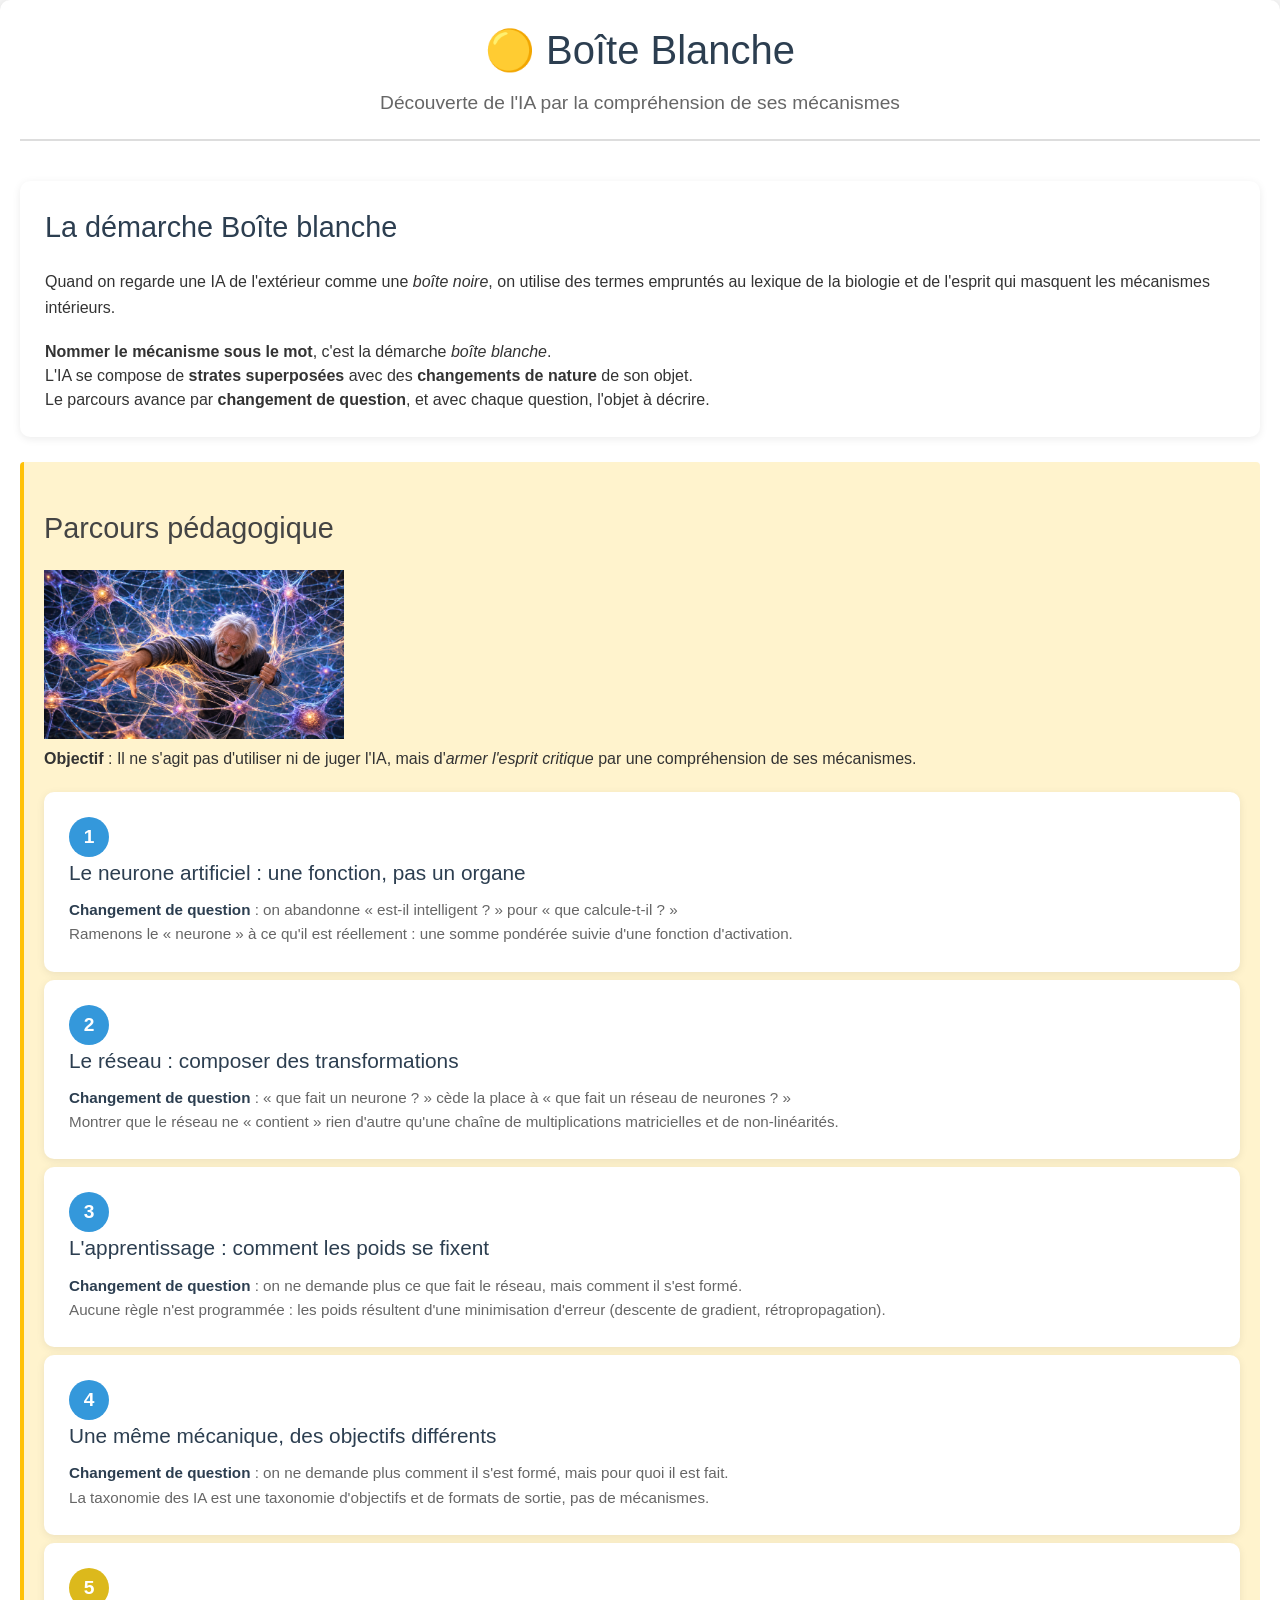
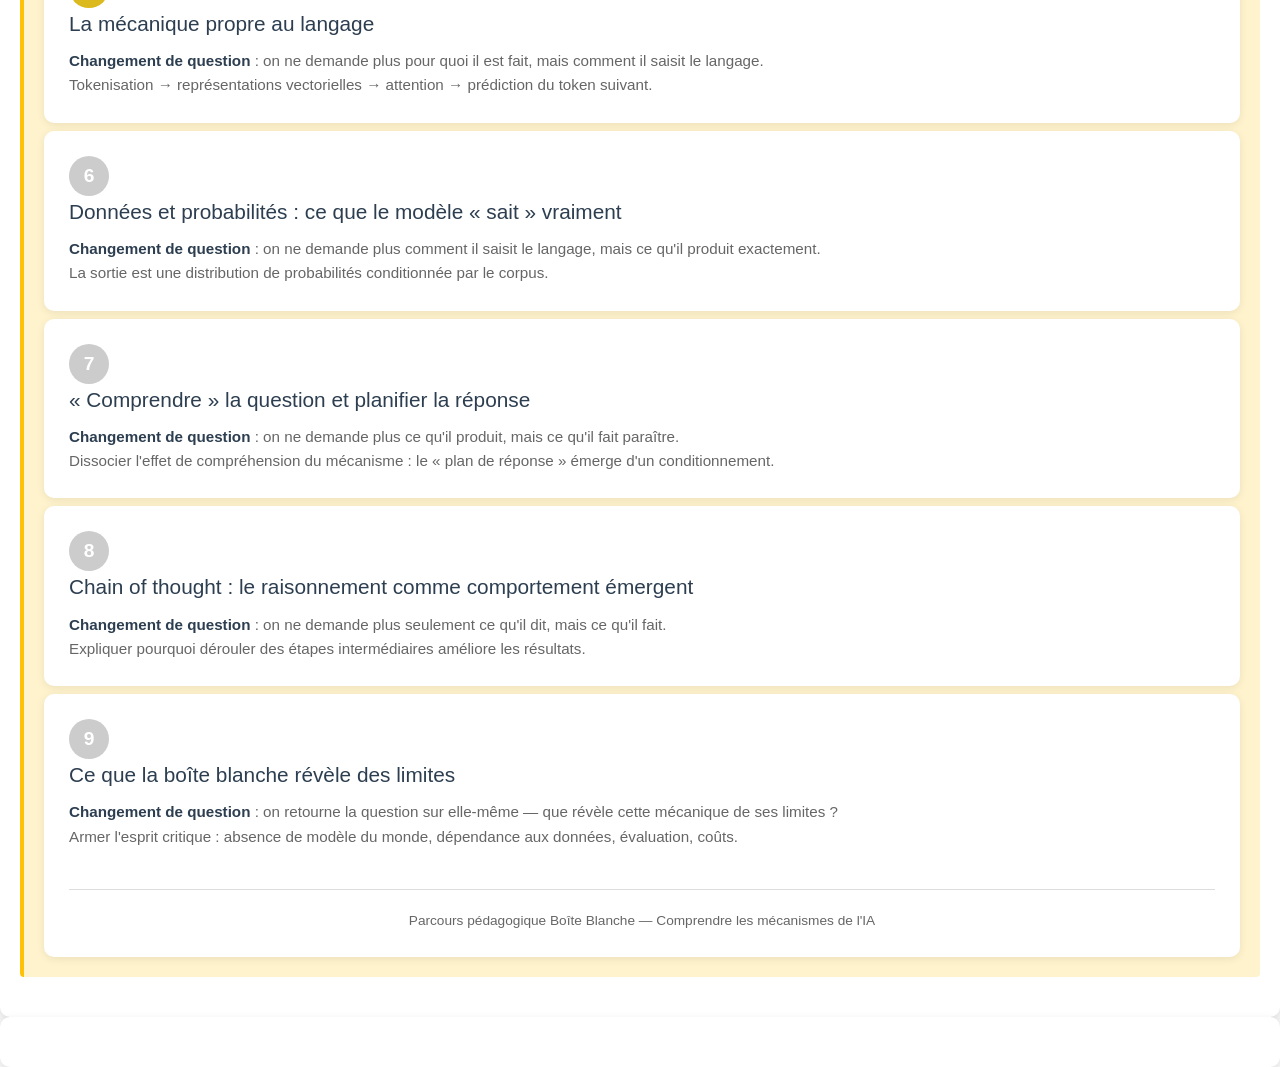
<file: index.html>
<!doctype html>
<html lang="fr">

<head>
    <meta charset="UTF-8" />
    <meta name="viewport" content="width=device-width, initial-scale=1.0" />
    <title>Boîte Blanche - Découverte de l'IA</title>
    <meta name="theme-color" content="#f2c94c" />
    <meta name="description" content="Parcours pédagogique pour comprendre les mécanismes internes de l'intelligence artificielle." />
    <link rel="manifest" href="manifest.webmanifest" />
    <link rel="icon" href="icons/icon.svg" type="image/svg+xml" />
    <link rel="stylesheet" href="css/style.css" />
</head>

<body>
    <!-- v1.1 - 2026-11-27 -->
    <div class="container">
        <header>
            <h1>🟡 Boîte Blanche</h1>
            <p class="subtitle">Découverte de l'IA par la compréhension de ses mécanismes</p>
        </header>

        <section class="intro">
            <h2>La démarche Boîte blanche</h2>
            <p>
                Quand on regarde une IA de l'extérieur comme une <em>boîte noire</em>, on utilise des termes
                empruntés au lexique de la biologie et de l'esprit qui masquent les mécanismes intérieurs.
            </p>
            <strong>Nommer le mécanisme sous le mot</strong>, c'est la démarche <em>boîte blanche</em>.
            <br>L'IA se compose de <strong>strates superposées</strong> avec des <strong>changements de nature</strong>
            de son objet.
            <br>Le parcours avance par <strong>changement de question</strong>, et avec chaque
            question, l'objet à décrire.
        </section>

        <section class="demarche">
            <h2>Parcours pédagogique</h2>
            <img src ="img/debroussaille.png"    width = "300"\>
      
            <p>
                <strong>Objectif</strong> : Il ne s'agit pas d'utiliser ni de juger l'IA, mais d'<em>armer l'esprit critique</em>
                par une compréhension de ses mécanismes.
            </p>
            <section class="chapters">
                <a href="chapitre1/chapitre1.html" class="chapter-card">
                    <span class="chapter-number">1</span>
                    <h3>Le neurone artificiel : une fonction, pas un organe</h3>
                    <p><span class="title">Changement de question</span> : on abandonne « est-il intelligent ? » pour « que calcule-t-il ? »</p>
                    <p>Ramenons le « neurone » à ce qu'il est réellement : une somme pondérée suivie d'une fonction d'activation.</p>
                </a>


                <a href="chapitre2/chapitre2.html" class="chapter-card">
                    <span class="chapter-number">2</span>
                    <h3>Le réseau : composer des transformations</h3>
                    <p><span class="title">Changement de question</span> : « que fait un neurone ? » cède la place à « que fait un réseau de neurones ? »</p>
                    <p>Montrer que le réseau ne « contient » rien d'autre qu'une chaîne de multiplications matricielles
                        et de non-linéarités.</p>
                </a>

                <a href="chapitre3/chapitre3.html" class="chapter-card">
                    <span class="chapter-number">3</span>
                    <h3>L'apprentissage : comment les poids se fixent</h3>
                    <p><span class="title">Changement de question</span> : on ne demande plus ce que fait le réseau, mais comment il s'est formé.</p>
                    <p>Aucune règle n'est programmée : les poids résultent d'une minimisation d'erreur
                        (descente de gradient, rétropropagation).</p>
                </a>
                <a href="chapitre4/chapitre4.html" class="chapter-card">
                    <span class="chapter-number">4</span>
                    <h3>Une même mécanique, des objectifs différents</h3>
                    <p><span class="title">Changement de question</span> : on ne demande plus comment il s'est formé, mais pour quoi il est fait.</p>
                    <p>La taxonomie des IA est une taxonomie d'objectifs et de formats de sortie, pas de mécanismes.</p>
                </a>
                <a href="#" class="chapter-card">
                    <span class="chapter-number" style="background-color: #dcb91c;">5</span>
                    <h3>La mécanique propre au langage</h3>
                    <p><span class="title">Changement de question</span> : on ne demande plus pour quoi il est fait, mais comment il saisit le langage.</p>
                    <p>Tokenisation → représentations vectorielles → attention → prédiction du token suivant.</p>
                </a>
                <a href="#" class="chapter-card">
                    <span class="chapter-number" style="background-color: #ccc;">6</span>
                    <h3>Données et probabilités : ce que le modèle « sait » vraiment</h3>
                    <p><span class="title">Changement de question</span> : on ne demande plus comment il saisit le langage, mais ce qu'il produit exactement.</p>
                    <p>La sortie est une distribution de probabilités conditionnée par le corpus.</p>
                </a>
                <a href="#" class="chapter-card">
                    <span class="chapter-number" style="background-color: #ccc;">7</span>
                    <h3>« Comprendre » la question et planifier la réponse</h3>
                    <p><span class="title">Changement de question</span> : on ne demande plus ce qu'il produit, mais ce qu'il fait paraître.</p>
                    <p>Dissocier l'effet de compréhension du mécanisme : le « plan de réponse » émerge d'un conditionnement.</p>
                </a>
                <a href="#" class="chapter-card">
                    <span class="chapter-number" style="background-color: #ccc;">8</span>
                    <h3>Chain of thought : le raisonnement comme comportement émergent</h3>
                    <p><span class="title">Changement de question</span> : on ne demande plus seulement ce qu'il dit, mais ce qu'il fait.</p>
                    <p>Expliquer pourquoi dérouler des étapes intermédiaires améliore les résultats.</p>
                </a>
                <a href="#" class="chapter-card">
                    <span class="chapter-number" style="background-color: #ccc;">9</span>
                    <h3>Ce que la boîte blanche révèle des limites</h3>
                    <p><span class="title">Changement de question</span> : on retourne la question sur elle-même — que révèle cette mécanique de ses limites ?</p>
                    <p>Armer l'esprit critique : absence de modèle du monde, dépendance aux données, évaluation, coûts.</p>
                    <footer>
                        <p>Parcours pédagogique Boîte Blanche — Comprendre les mécanismes de l'IA</p>
                    </footer>
    </div>
    <script>
        if ("serviceWorker" in navigator) {
            window.addEventListener("load", () => {
                navigator.serviceWorker.register("./sw.js", { updateViaCache: "none" })
                    .then((registration) => registration.update())
                    .catch((error) => {
                        console.error("Échec de l'enregistrement du mode hors ligne :", error);
                    });
            });
        }
    </script>
</body>

</html>
</file>
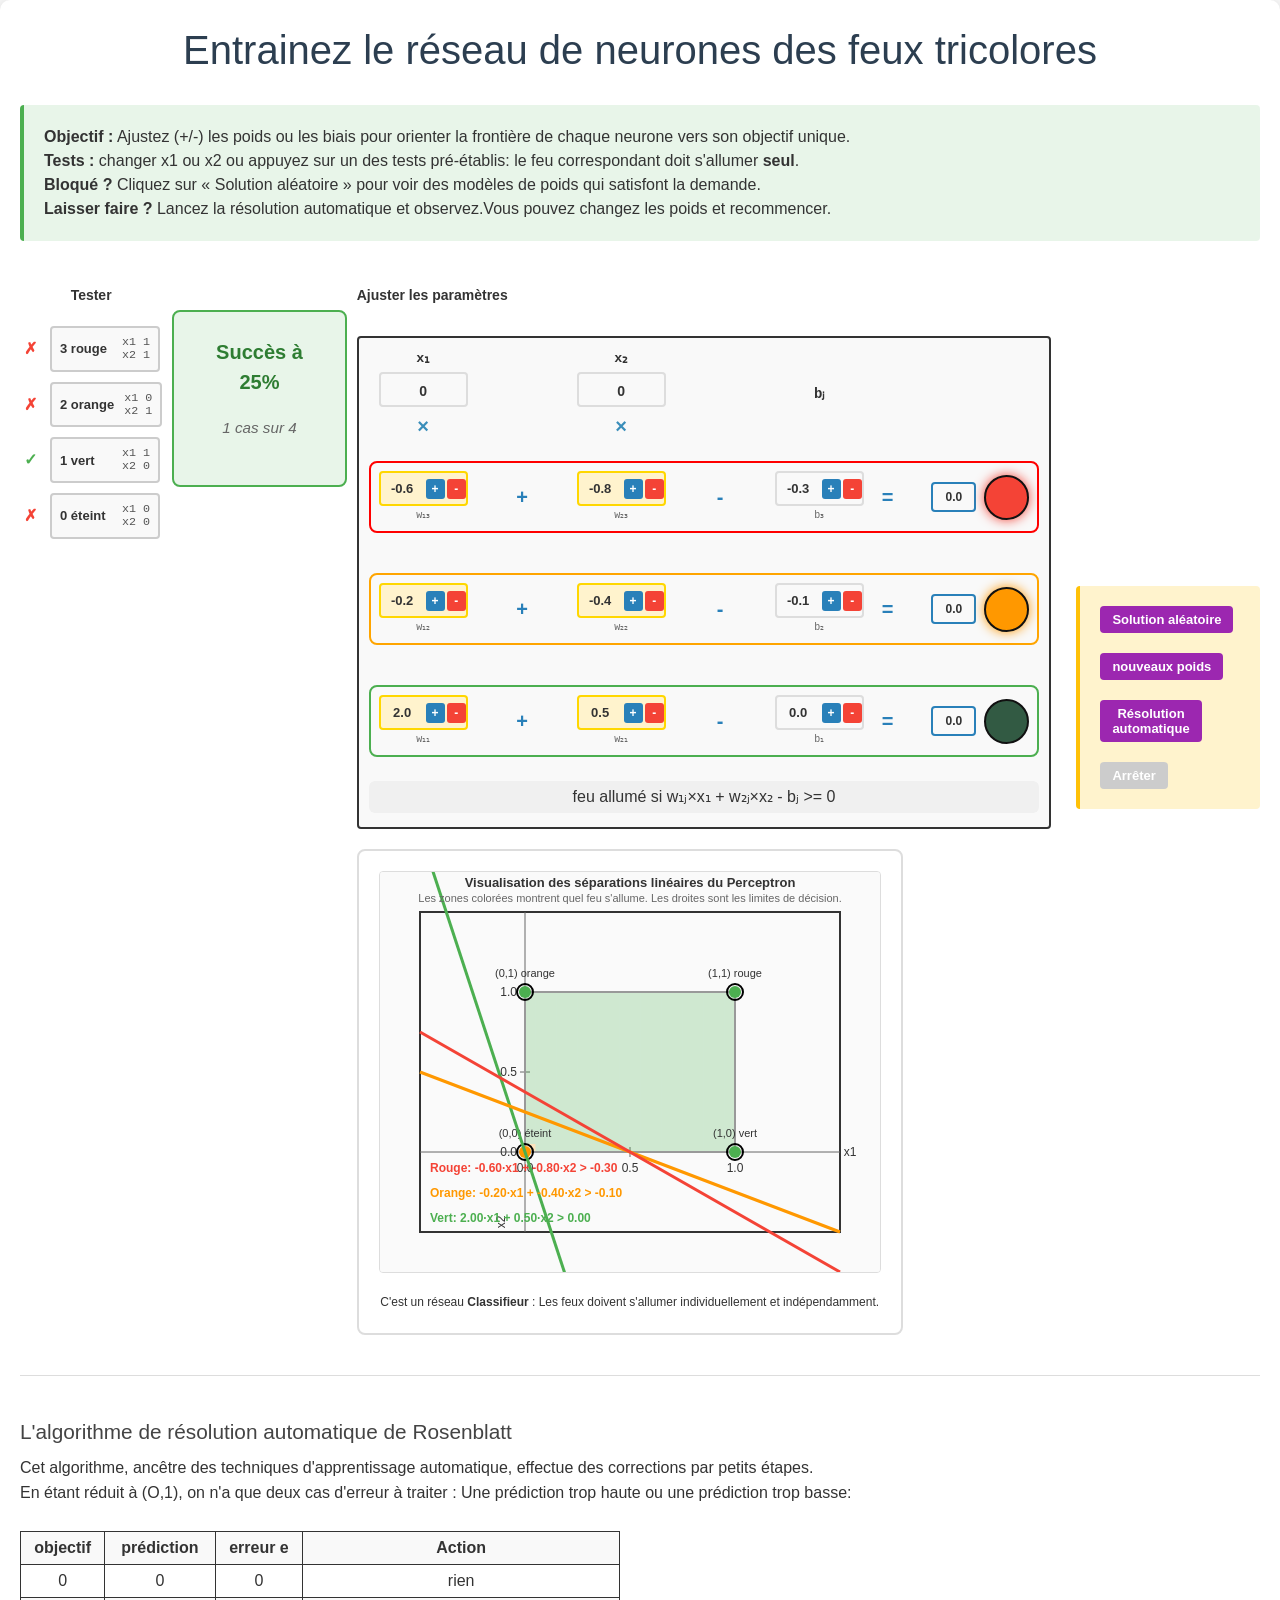
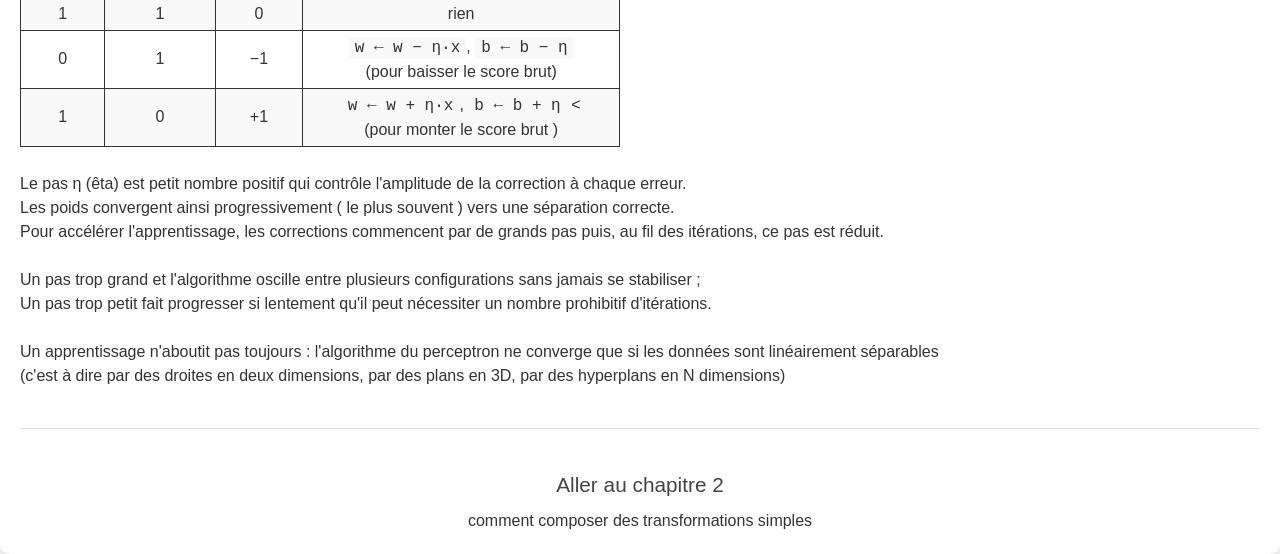
<file: chapitre1-1.html>
<!doctype html>
<html lang="fr">
  <head>
    <meta charset="UTF-8" />
    <meta name="viewport" content="width=device-width, initial-scale=1.0" />
    <title>Jouer avec un modèle </title>
      <link rel="stylesheet" href="css/style.css" />
  </head>
  <body>
    <div class="container">
      <h1>Entrainez le réseau de neurones des feux tricolores</h1>

      <div class="info"  style = "font-size: 1.0em;">

   
        <b>Objectif :</b> Ajustez (+/-) les poids ou les biais 
        pour orienter la frontière de chaque neurone vers son objectif unique. <br>

        <b>Tests :</b> changer x1 ou x2 ou appuyez sur un des tests pré-établis: le feu correspondant doit s'allumer <b>seul</b>.
        <br><b>Bloqué ?</b> Cliquez sur « Solution aléatoire » pour voir des modèles de poids qui satisfont la demande.
        <br><b>Laisser faire ?</b> Lancez la résolution automatique et observez.Vous pouvez changez les poids et recommencer. 
      </div>


    <br>
      <div class="top-row">
        <!-- Boutons compacts - ordre inversé -->
        <div class="buttons-section">
          <div class="section-label">Tester</div>
          <div class="btn-wrapper">
            <div class="satisfied-indicator" id="satisfied-3">✗</div>
            <div class="btn" id="btn-3" onclick="setConfig(1, 1, 3)">
              <span class="btn-label">3 rouge</span>
              <div class="btn-bits">
                <span>x1 1</span>
                <span>x2 1</span>
              </div>
            </div>
          </div>
          <div class="btn-wrapper">
            <div class="satisfied-indicator" id="satisfied-2">✗</div>
            <div class="btn" id="btn-2" onclick="setConfig(0, 1, 2)">
              <span class="btn-label">2 orange</span>
              <div class="btn-bits">
                <span>x1 0</span>
                <span>x2 1</span>
              </div>
            </div>
          </div>
          <div class="btn-wrapper">
            <div class="satisfied-indicator" id="satisfied-1">✗</div>
            <div class="btn" id="btn-1" onclick="setConfig(1, 0, 1)">
              <span class="btn-label">1 vert</span>
              <div class="btn-bits">
                <span>x1 1</span>
                <span>x2 0</span>
              </div>
            </div>
          </div>
          <div class="btn-wrapper">
            <div class="satisfied-indicator" id="satisfied-0">✗</div>
            <div class="btn" id="btn-0" onclick="setConfig(0, 0, 0)">
              <span class="btn-label">0 éteint</span>
              <div class="btn-bits">
                <span>x1 0</span>
                <span>x2 0</span>
              </div>
            </div>
          </div>
        </div>

        <!-- Message de succès -->
        <div class="success-message" id="success-message">
          <div class="success-title" id="success-title">Succès à <span id="success-percentage">0%</span></div>
          <div class="note"> <span id="satisfied-count">0</span> cas sur 4 </div>
        </div>

        <!-- Matrice et sorties -->
        <div class="matrix-output-section">
          <div class="model-header">
            <div class="section-label">Ajuster les paramètres </div>
          </div>
          <div class="matrix-and-learning-row">
            <div class="matrix-section">
              <!-- En-têtes des colonnes avec x1 et x2 -->
              <div style="display: flex; align-items: center; gap: 6px; margin-bottom: 5px; padding: 0 10px;">
                <div class="neuron-params" style="border: none; background: transparent;">
                  <div class="param-cell" style="width: 89px; border: none; background: transparent;">
                    <div class="bit-label" style="text-align: center; font-weight: bold; margin-bottom: 2px;">x₁</div>
                    <div class="bit-box" id="b1" onclick="toggleBit('b1')" style="width: 89px; height: 35px; font-size: 14px; font-weight: bold;">0</div>
                    <div style="text-align: center; font-size: 20px; font-weight: bold; color: #3A8EBA; margin-top: 2px;">×</div>
                  </div>
                  <div class="plus-symbol" style="visibility: hidden;">+</div>
                  <div class="param-cell" style="width: 89px; border: none; background: transparent;">
                    <div class="bit-label" style="text-align: center; font-weight: bold; margin-bottom: 2px;">x₂</div>
                    <div class="bit-box" id="b0" onclick="toggleBit('b0')" style="width: 89px; height: 35px; font-size: 14px; font-weight: bold;">0</div>
                    <div style="text-align: center; font-size: 20px; font-weight: bold; color: #3A8EBA; margin-top: 2px;">×</div>
                  </div>
                  <div class="plus-symbol" style="visibility: hidden;">-</div>
                  <div class="param-cell" style="width: 89px; border: none; background: transparent;">
                    <div class="coeff-label" style="font-weight: bold; color: #333; font-size: 14px;">bⱼ</div>
                  </div>
                </div>
              </div>
              
              <!-- Neurones horizontaux -->
              <div class="neurons-container">
                <!-- Neurone Rouge (s3) -->
                <div class="neuron-row" style="border-color: red;">
                  <div class="neuron-params">
                    <div class="param-cell">
                      <div class="cell" id="cell-0-2">
                        <div class="cell-value" id="cell-value-0-2">0.3</div>
                        <button class="cell-btn up" onclick="adjustCell(0, 2, 0.1)">+</button>
                        <button class="cell-btn down" onclick="adjustCell(0, 2, -0.1)">-</button>
                      </div>
                      <div class="coeff-label">w₁₃</div>
                    </div>
                    <div class="plus-symbol">+</div>
                    <div class="param-cell">
                      <div class="cell" id="cell-1-2">
                        <div class="cell-value" id="cell-value-1-2">0.1</div>
                        <button class="cell-btn up" onclick="adjustCell(1, 2, 0.1)">+</button>
                        <button class="cell-btn down" onclick="adjustCell(1, 2, -0.1)">-</button>
                      </div>
                      <div class="coeff-label">w₂₃</div>
                    </div>
                    <div class="plus-symbol">-</div>
                    <div class="param-cell">
                      <div class="cell" id="seuil-cell-2">
                        <div class="cell-value" id="seuil-value-2">0.5</div>
                        <button class="cell-btn up" onclick="adjustSeuil(2, 0.1)">+</button>
                        <button class="cell-btn down" onclick="adjustSeuil(2, -0.1)">-</button>
                      </div>
                      <div class="coeff-label">b₃</div>
                    </div>
                  </div>
                  <div class="equal-symbol-horizontal">=</div>
                  <div class="neuron-output">
                    <div class="neuron-result" id="result-2">0.0</div>
                    <div class="feu-container">
                      <div class="feu rouge off" id="feu-2"></div>
                    </div>
                  </div>
                </div>

                <!-- Neurone Orange (s2) -->
                <div class="neuron-row" style="border-color: orange;">
                  <div class="neuron-params">
                    <div class="param-cell">
                      <div class="cell" id="cell-0-1">
                        <div class="cell-value" id="cell-value-0-1">0.1</div>
                        <button class="cell-btn up" onclick="adjustCell(0, 1, 0.1)">+</button>
                        <button class="cell-btn down" onclick="adjustCell(0, 1, -0.1)">-</button>
                      </div>
                      <div class="coeff-label">w₁₂</div>
                    </div>
                    <div class="plus-symbol">+</div>
                    <div class="param-cell">
                      <div class="cell" id="cell-1-1">
                        <div class="cell-value" id="cell-value-1-1">-0.3</div>
                        <button class="cell-btn up" onclick="adjustCell(1, 1, 0.1)">+</button>
                        <button class="cell-btn down" onclick="adjustCell(1, 1, -0.1)">-</button>
                      </div>
                      <div class="coeff-label">w₂₂</div>
                    </div>
                    <div class="plus-symbol">-</div>
                    <div class="param-cell">
                      <div class="cell" id="seuil-cell-1">
                        <div class="cell-value" id="seuil-value-1">0.1</div>
                        <button class="cell-btn up" onclick="adjustSeuil(1, 0.1)">+</button>
                        <button class="cell-btn down" onclick="adjustSeuil(1, -0.1)">-</button>
                      </div>
                      <div class="coeff-label">b₂</div>
                    </div>
                  </div>
                  <div class="equal-symbol-horizontal">=</div>
                  <div class="neuron-output">
                    <div class="neuron-result" id="result-1">0.0</div>
                    <div class="feu-container">
                      <div class="feu orange off" id="feu-1"></div>
                    </div>
                  </div>
                </div>

                <!-- Neurone Vert (s1) -->
                <div class="neuron-row" style="border-color: #4caf50;">
                  <div class="neuron-params">
                    <div class="param-cell">
                      <div class="cell" id="cell-0-0">
                        <div class="cell-value" id="cell-value-0-0">0.4</div>
                        <button class="cell-btn up" onclick="adjustCell(0, 0, 0.1)">+</button>
                        <button class="cell-btn down" onclick="adjustCell(0, 0, -0.1)">-</button>
                      </div>
                      <div class="coeff-label">w₁₁</div>
                    </div>
                    <div class="plus-symbol">+</div>
                    <div class="param-cell">
                      <div class="cell" id="cell-1-0">
                        <div class="cell-value" id="cell-value-1-0">0.3</div>
                        <button class="cell-btn up" onclick="adjustCell(1, 0, 0.1)">+</button>
                        <button class="cell-btn down" onclick="adjustCell(1, 0, -0.1)">-</button>
                      </div>
                      <div class="coeff-label">w₂₁</div>
                    </div>
                    <div class="plus-symbol">-</div>
                    <div class="param-cell">
                      <div class="cell" id="seuil-cell-0">
                        <div class="cell-value" id="seuil-value-0">0.8</div>
                        <button class="cell-btn up" onclick="adjustSeuil(0, 0.1)">+</button>
                        <button class="cell-btn down" onclick="adjustSeuil(0, -0.1)">-</button>
                      </div>
                      <div class="coeff-label">b₁</div>
                    </div>
                  </div>
                  <div class="equal-symbol-horizontal">=</div>
                  <div class="neuron-output">
                    <div class="neuron-result" id="result-0">0.0</div>
                    <div class="feu-container">
                      <div class="feu vert off" id="feu-0"></div>
                    </div>
                  </div>
                </div>
              </div>
              
            <!-- Info sur le fonctionnement -->
            <div class="seuil-control">

               feu allumé si w₁ⱼ×x₁ + w₂ⱼ×x₂ - bⱼ &gt;= 0

            </div>
          </div>
          
          <!-- Résolution automatique et Solution aléatoire -->
          <div class="learning-controls-section">
            <div class="auto-learning-section">
              <button class="learning-btn" onclick="fillSolution()" id="start-learning-btn">Solution aléatoire</button>
              <div class="auto-learning-controls">
                <button class="learning-btn" onclick="window.location.reload()">nouveaux poids</button>
              </div>
              <div class="auto-learning-controls">
                <button class="learning-btn" onclick="startAutoLearning()" id="start-learning-btn">Résolution<br> automatique</button>
                <button class="learning-btn" onclick="stopAutoLearning()" id="stop-learning-btn" disabled>Arrêter</button>
                <span class="learning-status" id="learning-status"></span>
              </div>
            </div>
          </div>
        </div>

          <!-- Visualisation graphique -->
          <div class="visualization-section" id="visualization-section">

            <canvas id="visualization-canvas" width="500" height="400"></canvas>
            <div class="visualization-info">
                <p> 
             C'est un réseau <b>Classifieur</b> : Les feux doivent s'allumer individuellement et indépendamment. <br/>
            </p>
            </div>
          </div>

        </div>

      </div>

      <hr>
    <h4>L'algorithme de résolution automatique de Rosenblatt </h4>
    <p>
    Cet algorithme, ancêtre des techniques d'apprentissage automatique, effectue des corrections par petits étapes.
    <br> 
    En étant réduit à (O,1), on n'a que deux cas d'erreur à traiter : Une prédiction trop haute ou une prédiction trop basse:
    <table class="perceptron" style="align:center">
        <thead>
            <tr>
                <th>objectif</th><th>prédiction</th><th>erreur e</th><th>Action</th>
            </tr>
        </thead>
        <tbody>
            <tr><td>0</td><td>0</td><td>0</td><td>rien</td></tr>
            <tr><td>1</td><td>1</td><td>0</td><td>rien</td></tr>
            <tr><td>0</td><td>1</td><td>−1</td><td><code>w ← w − η·x</code>, <code>b ← b − η</code> <br>(pour baisser le score brut)</td></tr>
            <tr><td>1</td><td>0</td><td>+1</td><td><code>w ← w + η·x</code>, <code>b ← b + η</code> <<br>(pour monter le score brut )</td></tr>
        </tbody>
    </table>
    Le pas η  
    (êta) est petit nombre positif qui contrôle l'amplitude de la correction à chaque erreur.

    <br>Les poids convergent ainsi progressivement ( le plus souvent ) vers une séparation correcte.

    <br>Pour accélérer l'apprentissage, les corrections commencent par de grands pas puis, au fil des itérations, ce pas est réduit.
    <br><br> Un pas trop grand et l'algorithme oscille entre plusieurs configurations sans jamais se stabiliser ; 
    <br>Un pas trop petit fait progresser si lentement qu'il peut nécessiter un nombre prohibitif d'itérations.
    <br><br>Un apprentissage n'aboutit pas toujours : l'algorithme du perceptron ne converge que si les données sont linéairement séparables 
    <br>(c'est à dire par des droites en deux dimensions, par des plans en 3D, par des hyperplans en N dimensions)
    </p>




    <script>
      let matrix = [
        [0.4, 0.1, 0.3],
        [0.3, -0.3, 0.1],
      ];
      let x1 = 0;
      let x2 = 0;
      let seuils = [0.8, 0.1, 0.5]; // Un biais par neurone (index 0=vert/s1, 1=orange/s2, 2=rouge/s3)
      let activeButton = null;
      let learningInterval = null;
      let learningTimeout = null;
      let learningStepCount = 0;
      let showVisualization = true;

      const x1El = document.getElementById("b1");
      const x2El = document.getElementById("b0");
      const learningStatus = document.getElementById("learning-status");
      const startLearningBtn = document.getElementById("start-learning-btn");
      const stopLearningBtn = document.getElementById("stop-learning-btn");
      let vizSection;
      

  

      function adjustCell(row, col, delta, skipRecalc) {
        matrix[row][col] = parseFloat((matrix[row][col] + delta).toFixed(2));
        if (matrix[row][col] < -5) matrix[row][col] = -5;
        if (matrix[row][col] > 5) matrix[row][col] = 5;

        document.getElementById(`cell-value-${row}-${col}`).textContent =
          matrix[row][col] === 0 ? "0.0" : matrix[row][col].toFixed(1);

        const cell = document.getElementById(`cell-${row}-${col}`);
        cell.classList.toggle("filled", matrix[row][col] !== 0);

        if (!skipRecalc) {
          computeProducts();
        }
      }

      function adjustSeuil(index, delta) {
        seuils[index] = parseFloat((seuils[index] + delta).toFixed(2));
        if (seuils[index] < -5) seuils[index] = -5;
        if (seuils[index] > 5) seuils[index] = 5;
        
        document.getElementById(`seuil-value-${index}`).textContent = seuils[index].toFixed(1);
        computeProducts();
        drawVisualization();
      }

      function updateSeuil(index, value) {
        if (value !== undefined) {
          seuils[index] = parseFloat(value);
        }
        const seuilValue = document.getElementById(`seuil-value-${index}`);
        if (seuilValue) {
          seuilValue.textContent = seuils[index].toFixed(1);
        }
        computeProducts();
        drawVisualization();
      }

      function setConfig(newX1, newX2, btnNum) {
        // Retirer la classe active du bouton précédent
        if (activeButton !== null) {
          document.getElementById(`btn-${activeButton}`).classList.remove("active");
        }
        
        // Ajouter la classe active au nouveau bouton
        if (btnNum !== undefined) {
          document.getElementById(`btn-${btnNum}`).classList.add("active");
          activeButton = btnNum;
        }
        
        x1 = newX1;
        x2 = newX2;
        x1El.textContent = x1;
        x2El.textContent = x2;
        computeProducts();
      }

      function toggleBit(bit) {
        if (bit === "b1") x1 = x1 === 0 ? 1 : 0;
        if (bit === "b0") x2 = x2 === 0 ? 1 : 0;
        x1El.textContent = x1;
        x2El.textContent = x2;
        computeProducts();
      }

      function computeProducts() {
        x1El.textContent = x1;
        x2El.textContent = x2;

        const results = [0, 0, 0];
        for (let j = 0; j < 3; j++) {
          results[j] = x1 * matrix[0][j] + x2 * matrix[1][j];
        }

        for (let j = 0; j < 3; j++) {
          document.getElementById(`result-${j}`).textContent =
            results[j].toFixed(1);
        }

        for (let j = 0; j < 3; j++) {
          const feu = document.getElementById(`feu-${j}`);
          feu.classList.remove("active");
          feu.classList.add("off");

          if (results[j] > seuils[j]) {
            feu.classList.remove("off");
            feu.classList.add("active");
          }
        }

        updateSatisfactionIndicators();
        drawVisualization();
      }

      function updateSatisfactionIndicators() {
        // Teste chaque bouton avec sa configuration spécifique
        // Bouton 0 éteint: x1=0, x2=0 -> tous les feux doivent être éteints (<= leur biais)
        const r0_vert = 0 * matrix[0][0] + 0 * matrix[1][0];
        const r0_orange = 0 * matrix[0][1] + 0 * matrix[1][1];
        const r0_rouge = 0 * matrix[0][2] + 0 * matrix[1][2];
        const satisfied0 = r0_vert <= seuils[0] && r0_orange <= seuils[1] && r0_rouge <= seuils[2];
        updateIndicator(0, satisfied0);

        // Bouton 1 vert: x1=1, x2=0 -> SEUL vert > biais[0], orange <= biais[1], rouge <= biais[2]
        const r1_vert = 1 * matrix[0][0] + 0 * matrix[1][0];
        const r1_orange = 1 * matrix[0][1] + 0 * matrix[1][1];
        const r1_rouge = 1 * matrix[0][2] + 0 * matrix[1][2];
        const satisfied1 = r1_vert > seuils[0] && r1_orange <= seuils[1] && r1_rouge <= seuils[2];
        updateIndicator(1, satisfied1);

        // Bouton 2 orange: x1=0, x2=1 -> SEUL orange > biais[1], vert <= biais[0], rouge <= biais[2]
        const r2_vert = 0 * matrix[0][0] + 1 * matrix[1][0];
        const r2_orange = 0 * matrix[0][1] + 1 * matrix[1][1];
        const r2_rouge = 0 * matrix[0][2] + 1 * matrix[1][2];
        const satisfied2 = r2_vert <= seuils[0] && r2_orange > seuils[1] && r2_rouge <= seuils[2];
        updateIndicator(2, satisfied2);

        // Bouton 3 rouge: x1=1, x2=1 -> SEUL rouge > biais[2], vert <= biais[0], orange <= biais[1]
        const r3_vert = 1 * matrix[0][0] + 1 * matrix[1][0];
        const r3_orange = 1 * matrix[0][1] + 1 * matrix[1][1];
        const r3_rouge = 1 * matrix[0][2] + 1 * matrix[1][2];
        const satisfied3 = r3_vert <= seuils[0] && r3_orange <= seuils[1] && r3_rouge > seuils[2];
        updateIndicator(3, satisfied3);

        // Vérifier si tous les cas sont satisfaits
        return updateSuccessMessage();
      }

      function updateSuccessMessage() {
        const satisfied = getSatisfactionStatus();
        const satisfiedCount = satisfied.filter(s => s).length;
        const percentage = Math.round((satisfiedCount / 4) * 100);
        
        // Arrondir aux paliers de 25%
        const displayPercentage = Math.round(percentage / 25) * 25;

        const percentageEl = document.getElementById('success-percentage');
        const countEl = document.getElementById('satisfied-count');
        const titleEl = document.getElementById('success-title');

        if (percentageEl) percentageEl.textContent = displayPercentage + '%';
        if (countEl) countEl.textContent = satisfiedCount;

        // À 100%, afficher "Succès !" comme demandé
        if (displayPercentage === 100) {
          if (titleEl) titleEl.textContent = 'Succès !';
          if (titleEl) titleEl.classList.add('full');
        } else {
          if (titleEl) titleEl.textContent = 'Succès à ' + displayPercentage + '%';
          if (titleEl) titleEl.classList.remove('full');
        }

        updateBravoMessage(displayPercentage === 100);
        return satisfiedCount === 4;
      }

      function updateBravoMessage(show) {
        const bravoEl = document.getElementById('bravo-message');
        if (bravoEl) {
          bravoEl.style.display = show ? 'block' : 'none';
        }
      }

      function updateIndicator(btnNum, satisfied) {
        const el = document.getElementById(`satisfied-${btnNum}`);
        el.textContent = satisfied ? "✓" : "✗";
        el.className = "satisfied-indicator " + (satisfied ? "yes" : "no");
      }

      function fillSolution() {
        // Essayer jusqu'à trouver une solution valide
        let attempts = 0;
        const maxAttempts = 100;
        
        while (attempts < maxAttempts) {
          attempts++;
          
          // Générer un seuil aléatoire entre 0.1 et 2
          const randomSeuil = 0.1 + Math.random() * (2.0 - 0.1);
          
          // w11 doit être > randomBiais (pour que vert s'allume dans cas 1: x1=1,x2=0)
          const w11 = randomSeuil + 0.1 + Math.random() * (2.0 - randomSeuil - 0.1);
          
          // w12 doit être négatif
          const w12 = -(0.1 + Math.random() * 0.8);
          
          // w13 doit être <= randomBiais (pour que rouge ne s'allume pas dans cas 1)
          const w13 = 0.1 + Math.random() * (randomSeuil - 0.1);
          
          // w21 doit être négatif et tel que w11 + w21 <= randomBiais
          const w21_positive = w11 - randomSeuil + 0.1 + Math.random() * 0.5;
          const w21 = -w21_positive;
          
          // w22 doit être > randomBiais (pour que orange s'allume dans cas 2)
          // et w22 <= randomBiais - w12 (pour que orange ne s'allume pas dans cas 3)
          const w22_min = randomSeuil + 0.01;
          const w22_max = randomSeuil - w12;
          
          // Si la plage n'est pas valide, on passe à l'attempt suivant
          if (w22_max <= w22_min) continue;
          
          const w22 = w22_min + Math.random() * (w22_max - w22_min);
          
          // w23 doit être <= randomBiais (pour que rouge ne s'allume pas dans cas 2)
          // et w23 > randomBiais - w13 (pour que rouge s'allume dans cas 3)
          const w23_min = randomSeuil - w13 + 0.01;
          const w23_max_val = randomSeuil;
          
          // Si la plage n'est pas valide, on passe à l'attempt suivant
          if (w23_max_val <= w23_min) continue;
          
          const w23 = w23_min + Math.random() * (w23_max_val - w23_min);
          
          // Tester toutes les contraintes avant d'accepter
          // Cas 1: x1=1, x2=0 -> s1 > randomBiais, s2 <= randomBiais, s3 <= randomBiais
          // Cas 2: x1=0, x2=1 -> s1 <= randomBiais, s2 > randomBiais, s3 <= randomBiais
          // Cas 3: x1=1, x2=1 -> s1 <= randomBiais, s2 <= randomBiais, s3 > randomBiais
          
          // Pour simplifier, on utilise le même seuil pour les 3 neurones dans la génération aléatoire
          const s1_c1 = w11;
          const s2_c1 = w12;
          const s3_c1 = w13;
          const s1_c2 = w21;
          const s2_c2 = w22;
          const s3_c2 = w23;
          const s1_c3 = w11 + w21;
          const s2_c3 = w12 + w22;
          const s3_c3 = w13 + w23;
          
          // Vérifier toutes les contraintes
          if (s1_c1 > randomSeuil && s2_c1 <= randomSeuil && s3_c1 <= randomSeuil &&
              s1_c2 <= randomSeuil && s2_c2 > randomSeuil && s3_c2 <= randomSeuil &&
              s1_c3 <= randomSeuil && s2_c3 <= randomSeuil && s3_c3 > randomSeuil) {
            
            // Solution valide trouvée
            matrix[0][0] = w11;
            matrix[0][1] = w12;
            matrix[0][2] = w13;
            matrix[1][0] = w21;
            matrix[1][1] = w22;
            matrix[1][2] = w23;
            
            // Utiliser le même seuil pour les 3 neurones (simplification)
            seuils = [randomSeuil, randomSeuil, randomSeuil];
            
            // Mettre à jour l'affichage des seuils
            for (let j = 0; j < 3; j++) {
              const seuilValue = document.getElementById(`seuil-value-${j}`);
              if (seuilValue) {
                seuilValue.textContent = randomSeuil.toFixed(1);
              }
            }
            
            // Mettre à jour l'affichage des cellules
            for (let row = 0; row < 2; row++) {
              for (let col = 0; col < 3; col++) {
                const value = matrix[row][col];
                document.getElementById(`cell-value-${row}-${col}`).textContent =
                  value === 0 ? "0.0" : value.toFixed(1);
                const cell = document.getElementById(`cell-${row}-${col}`);
                cell.classList.toggle("filled", value !== 0);
              }
            }
            
            // Recalculer et vérifier
            computeProducts();
            return;
          }
        }
        
        // Si on arrive ici, aucune solution n'a été trouvée après maxAttempts
        // On utilise une solution par défaut qui fonctionne
        const defaultSeuil = 0.8;
        matrix[0][0] = 1.5; matrix[0][1] = -0.3; matrix[0][2] = 0.4;
        matrix[1][0] = -1.0; matrix[1][1] = 1.0; matrix[1][2] = 0.5;
        
        // Utiliser le même seuil pour les 3 neurones
        seuils = [defaultSeuil, defaultSeuil, defaultSeuil];
        
        // Mettre à jour l'affichage des seuils
        for (let j = 0; j < 3; j++) {
          const seuilValue = document.getElementById(`seuil-value-${j}`);
          if (seuilValue) {
            seuilValue.textContent = defaultSeuil.toFixed(1);
          }
        }
        
        // Mettre à jour l'affichage des cellules
        for (let row = 0; row < 2; row++) {
          for (let col = 0; col < 3; col++) {
            const value = matrix[row][col];
            document.getElementById(`cell-value-${row}-${col}`).textContent =
              value === 0 ? "0.0" : value.toFixed(1);
            const cell = document.getElementById(`cell-${row}-${col}`);
            cell.classList.toggle("filled", value !== 0);
          }
        }
        
        computeProducts();
      }

      function checkAllSatisfied() {
        // Vérifie si tous les cas sont satisfaits
        const indicators = [];
        for (let i = 0; i < 4; i++) {
          const el = document.getElementById(`satisfied-${i}`);
          indicators.push(el.textContent === "✓");
        }
        return indicators.every(x => x);
      }

      function getSatisfactionStatus() {
        // Retourne un tableau avec le statut de chaque cas
        return [
          document.getElementById("satisfied-0").textContent === "✓",
          document.getElementById("satisfied-1").textContent === "✓",
          document.getElementById("satisfied-2").textContent === "✓",
          document.getElementById("satisfied-3").textContent === "✓"
        ];
      }

      let currentTestCase = 0;
      
      function startAutoLearning() {
        if (learningInterval) return;
        
        // Conserver les poids et biais actuels, réinitialiser seulement le statut
        learningStepCount = 0;
        currentTestCase = 0;
        learningStatus.textContent = "Apprentissage en cours... (0)";
        learningStatus.classList.add("learning-active");
        startLearningBtn.disabled = true;
        stopLearningBtn.disabled = false;
        
        computeProducts();
        
        // Utiliser setTimeout pour pouvoir changer le délai après 50 étapes
        function runLearningStep() {
          learningStepCount++;
          learningStatus.textContent = `Apprentissage... (${learningStepCount})`;
          
          const satisfied = getSatisfactionStatus();
          if (satisfied.every(s => s)) {
            learningStatus.textContent = `✓ Solution trouvée en ${learningStepCount} étapes !`;
            learningStatus.classList.remove("learning-active");
            stopAutoLearning();
            updateBravoMessage(true);
            return;
          }
          
          // Taille de pas adaptative - plus grande au début, décroissance plus lente
          const stepSize = Math.max(0.05, 1.0 / Math.sqrt(learningStepCount + 1));
          
          // Calculer tous les scores pour chaque cas
          const scores = {
            c0: { s1: 0, s2: 0, s3: 0 }, // (0,0) - toujours 0, donc toujours satisfait
            c1: { s1: matrix[0][0], s2: matrix[0][1], s3: matrix[0][2] }, // (1,0)
            c2: { s1: matrix[1][0], s2: matrix[1][1], s3: matrix[1][2] }, // (0,1)
            c3: { s1: matrix[0][0] + matrix[1][0], 
                  s2: matrix[0][1] + matrix[1][1], 
                  s3: matrix[0][2] + matrix[1][2] }  // (1,1)
          };
          
          // Fonction pour ajuster les poids et vérifier
          const wasSatisfiedCount = satisfied.filter(s => s).length;
          const tryAdjustWeight = (row, col, delta) => {
            const oldValue = matrix[row][col];
            matrix[row][col] = parseFloat((matrix[row][col] + delta).toFixed(2));
            if (matrix[row][col] < -5) matrix[row][col] = -5;
            if (matrix[row][col] > 5) matrix[row][col] = 5;

            computeProducts();
            const newSatisfied = getSatisfactionStatus();
            const newSatisfiedCount = newSatisfied.filter(s => s).length;

            // Accepter si cela n'empire pas la situation
            if (newSatisfiedCount < wasSatisfiedCount) {
                matrix[row][col] = oldValue;
                computeProducts();
                return false;
            }
            return true;
          };
          
          // Fonction pour ajuster les seuils et vérifier
          const tryAdjustSeuil = (seuilIndex, delta) => {
            const oldValue = seuils[seuilIndex];
            seuils[seuilIndex] = parseFloat((seuils[seuilIndex] + delta).toFixed(2));
            if (seuils[seuilIndex] < 0.1) seuils[seuilIndex] = 0.1;
            if (seuils[seuilIndex] > 2.5) seuils[seuilIndex] = 2.5;

            // Mettre à jour l'affichage du seuil
            document.getElementById(`seuil-value-${seuilIndex}`).textContent = seuils[seuilIndex].toFixed(1);

            computeProducts();
            const newSatisfied = getSatisfactionStatus();
            const newSatisfiedCount = newSatisfied.filter(s => s).length;

            // Accepter si cela n'empire pas la situation
            if (newSatisfiedCount < wasSatisfiedCount) {
                seuils[seuilIndex] = oldValue;
                document.getElementById(`seuil-value-${seuilIndex}`).textContent = oldValue.toFixed(1);
                computeProducts();
                return false;
            }
            return true;
          };
          
          // Correction par priorité - toutes les corrections ont la même priorité
          const errors = [];
          
          // Cas 1: x1=1, x2=0 -> s1 > biais[0], s2 <= biais[1], s3 <= biais[2]
          if (scores.c1.s1 <= seuils[0]) {
            errors.push({ type: 'inc', row: 0, col: 0, priority: 1 });
            errors.push({ type: 'dec_seuil', seuilIndex: 0, priority: 1 });
          }
          if (scores.c1.s2 > seuils[1]) {
            errors.push({ type: 'dec', row: 0, col: 1, priority: 1 });
            errors.push({ type: 'inc_seuil', seuilIndex: 1, priority: 1 });
          }
          if (scores.c1.s3 > seuils[2]) {
            errors.push({ type: 'dec', row: 0, col: 2, priority: 1 });
            errors.push({ type: 'inc_seuil', seuilIndex: 2, priority: 1 });
          }
          
          // Cas 2: x1=0, x2=1 -> s1 <= biais[0], s2 > biais[1], s3 <= biais[2]
          if (scores.c2.s2 <= seuils[1]) {
            errors.push({ type: 'inc', row: 1, col: 1, priority: 1 });
            errors.push({ type: 'dec_seuil', seuilIndex: 1, priority: 1 });
          }
          if (scores.c2.s1 > seuils[0]) {
            errors.push({ type: 'dec', row: 1, col: 0, priority: 1 });
            errors.push({ type: 'inc_seuil', seuilIndex: 0, priority: 1 });
          }
          if (scores.c2.s3 > seuils[2]) {
            errors.push({ type: 'dec', row: 1, col: 2, priority: 1 });
            errors.push({ type: 'inc_seuil', seuilIndex: 2, priority: 1 });
          }
          
          // Cas 3: x1=1, x2=1 -> s1 <= biais[0], s2 <= biais[1], s3 > biais[2]
          if (scores.c3.s3 <= seuils[2]) {
            errors.push({ type: 'inc', row: 0, col: 2, priority: 1 });
            errors.push({ type: 'inc', row: 1, col: 2, priority: 1 });
            errors.push({ type: 'dec_seuil', seuilIndex: 2, priority: 1 });
          }
          if (scores.c3.s1 > seuils[0]) {
            errors.push({ type: 'dec', row: 0, col: 0, priority: 1 });
            errors.push({ type: 'dec', row: 1, col: 0, priority: 1 });
            errors.push({ type: 'inc_seuil', seuilIndex: 0, priority: 1 });
          }
          if (scores.c3.s2 > seuils[1]) {
            errors.push({ type: 'dec', row: 0, col: 1, priority: 1 });
            errors.push({ type: 'dec', row: 1, col: 1, priority: 1 });
            errors.push({ type: 'inc_seuil', seuilIndex: 1, priority: 1 });
          }
          
          // Trier par priorité (toutes ont la même priorité, donc l'ordre est aléatoire)
          errors.sort((a, b) => a.priority - b.priority);
          
          // Essayer une correction à la fois
          let adjusted = false;
          for (const error of errors) {
            const delta = error.type === 'inc' || error.type === 'dec_seuil' ? stepSize : -stepSize;
            
            if (error.type === 'inc' || error.type === 'dec') {
              if (tryAdjustWeight(error.row, error.col, delta)) {
                  adjusted = true;
                  break;
              }
            } else if (error.type === 'inc_seuil' || error.type === 'dec_seuil') {
              if (tryAdjustSeuil(error.seuilIndex, delta)) {
                  adjusted = true;
                  break;
              }
            }
          }
          
          // Si aucune correction n'a été acceptée, essayer des ajustements aléatoires
          // pour éviter de rester bloqué
          if (!adjusted) {
            // Essayer d'abord un ajustement aléatoire sur les poids
            const row = Math.floor(Math.random() * 2);
            const col = Math.floor(Math.random() * 3);
            const delta = Math.random() < 0.5 ? stepSize : -stepSize;
            if (!tryAdjustWeight(row, col, delta)) {
              // Si ça ne marche pas, essayer un ajustement aléatoire sur les seuils
              const seuilIndex = Math.floor(Math.random() * 3);
              const seuilDelta = Math.random() < 0.5 ? stepSize : -stepSize;
              tryAdjustSeuil(seuilIndex, seuilDelta);
            }
          }
          
          // Mise à jour visuelle
          for (let row = 0; row < 2; row++) {
            for (let col = 0; col < 3; col++) {
                document.getElementById(`cell-value-${row}-${col}`).textContent =
                    matrix[row][col] === 0 ? "0.0" : matrix[row][col].toFixed(1);
                document.getElementById(`cell-${row}-${col}`).classList.toggle(
                    "filled", matrix[row][col] !== 0);
            }
          }
          
          // Arrêt après 500 itérations (augmenté de 200)
          if (learningStepCount >= 500) {
            learningStatus.textContent = "Arrêt après 500 itérations";
            stopAutoLearning();
            return;
          }
          
          // Délai de 500ms pour les 50 premières étapes, puis 200ms
          const delay = learningStepCount <= 50 ? 500 : 200;
          learningTimeout = setTimeout(runLearningStep, delay);
        }
        
        // Démarrer la première itération
        runLearningStep();
        
      }

      function stopAutoLearning() {
        if (learningTimeout) {
          clearTimeout(learningTimeout);
          learningTimeout = null;
        }
        if (learningInterval) {
          clearInterval(learningInterval);
          learningInterval = null;
        }
        currentTestCase = 0;
        startLearningBtn.disabled = false;
        stopLearningBtn.disabled = true;
        learningStatus.classList.remove("learning-active");
      }

      // Fonction pour basculer l'affichage de la visualisation
      function toggleVisualization() {
        showVisualization = !showVisualization;
        vizSection = vizSection || document.getElementById("visualization-section");
        if (vizSection) {
          vizSection.style.display = showVisualization ? "block" : "none";
        }
        document.getElementById("toggle-vis-btn").textContent = showVisualization ? "Masquer" : "Afficher";
        if (showVisualization) {
          drawVisualization();
        }
      }

      // Fonction pour dessiner la visualisation des droites de séparation
      function drawVisualization() {
        if (!showVisualization) return;
        
        const canvasEl = document.getElementById("visualization-canvas");
        if (!canvasEl) {
          console.error("Canvas not found in drawVisualization");
          return;
        }
        const ctx = canvasEl.getContext("2d");
        if (!ctx) {
          console.error("Context not available");
          return;
        }
        
        // Utiliser les dimensions du canvas
        const width = canvasEl.width;
        const height = canvasEl.height;
        const margin = 40;
        const graphWidth = width - 2 * margin;
        const graphHeight = height - 2 * margin;
        
        // Échelle : b1 et b0 de -0.5 à 1.5
        const b1Min = -0.5, b1Max = 1.5;
        const b0Min = -0.5, b0Max = 1.5;
        
        // Fonction pour convertir b1 en x
        const b1ToX = (b1) => margin + (b1 - b1Min) * graphWidth / (b1Max - b1Min);
        // Fonction pour convertir b0 en y (inversé car le canvas a y vers le bas)
        const b0ToY = (b0) => height - margin - (b0 - b0Min) * graphHeight / (b0Max - b0Min);
        
        // Effacer le canvas
        ctx.fillStyle = "#fafafa";
        ctx.fillRect(0, 0, width, height);
        
        // Dessiner le cadre
        ctx.strokeStyle = "#333";
        ctx.lineWidth = 2;
        ctx.strokeRect(margin, margin, graphWidth, graphHeight);
        
        // Dessiner les axes
        ctx.strokeStyle = "#666";
        ctx.lineWidth = 1;
        
        // Axe b1 (horizontal)
        ctx.beginPath();
        ctx.moveTo(margin, b0ToY(0));
        ctx.lineTo(width - margin, b0ToY(0));
        ctx.stroke();
        
        // Axe b0 (vertical)
        ctx.beginPath();
        ctx.moveTo(b1ToX(0), margin);
        ctx.lineTo(b1ToX(0), height - margin);
        ctx.stroke();
        
        // Etiquettes des axes
        ctx.fillStyle = "#333";
        ctx.font = "12px Arial";
        ctx.textAlign = "center";
        ctx.fillText("x1", width - margin + 10, b0ToY(0) + 4);
        ctx.save();
        ctx.translate(b1ToX(0) - 20, height - margin - 10);
        ctx.rotate(-Math.PI / 2);
        ctx.fillText("x2", 0, 0);
        ctx.restore();
        
        // Dessiner les graduations
        for (let x1 = 0; x1 <= 1; x1 += 0.5) {
          const x = b1ToX(x1);
          ctx.beginPath();
          ctx.moveTo(x, b0ToY(0) - 5);
          ctx.lineTo(x, b0ToY(0) + 5);
          ctx.stroke();
          ctx.fillText(x1.toFixed(1), x, b0ToY(0) + 20);
        }
        
        for (let x2 = 0; x2 <= 1; x2 += 0.5) {
          const y = b0ToY(x2);
          ctx.beginPath();
          ctx.moveTo(b1ToX(0) - 5, y);
          ctx.lineTo(b1ToX(0) + 5, y);
          ctx.stroke();
          ctx.textAlign = "right";
          ctx.fillText(x2.toFixed(1), b1ToX(0) - 8, y + 4);
          ctx.textAlign = "center";
        }
        
        // Colorier les régions selon le feu actif
        // On divise l'espace [0,1]x[0,1] en petites cellules
        const cellSize = 0.05;
        const colors = ["#4caf50", "#ff9800", "#f44336"];
        
        for (let x1_val = 0; x1_val <= 1; x1_val += cellSize) {
          for (let x2_val = 0; x2_val <= 1; x2_val += cellSize) {
            // Calculer quels feux sont actifs à ce point
            let activeFeu = null;
            for (let j = 0; j < 3; j++) {
              const score = x1_val * matrix[0][j] + x2_val * matrix[1][j];
              if (score > seuils[j]) {
                activeFeu = j;
                break; // On prend le premier feu actif (par convention)
              }
            }
            
            // Colorier la cellule
            if (activeFeu !== null) {
              const x = b1ToX(x1_val);
              const y = b0ToY(x2_val + cellSize); // Inversé car y augmente vers le bas
              const w = b1ToX(x1_val + cellSize) - x;
              const h = b0ToY(x2_val) - y;
              
              ctx.fillStyle = colors[activeFeu] + "40"; // 40 = 25% d'opacité
              ctx.fillRect(x, y, w, h);
            }
          }
        }
        
        // Dessiner le rectangle [0,1]x[0,1] avec une bordure
        ctx.strokeStyle = "#999";
        ctx.lineWidth = 2;
        ctx.strokeRect(
          b1ToX(0), b0ToY(1),
          b1ToX(1) - b1ToX(0), b0ToY(0) - b0ToY(1)
        );
        
        // Dessiner les 4 points d'entrée
        const pointLabels = ["(0,0) éteint", "(1,0) vert", "(0,1) orange", "(1,1) rouge"];
        
        for (let idx = 0; idx < 4; idx++) {
          const x1_val = idx === 1 || idx === 3 ? 1 : 0;
          const x2_val = idx === 2 || idx === 3 ? 1 : 0;
          const x = b1ToX(x1_val);
          const y = b0ToY(x2_val);
          
          // Calculer quel feu est actif à ce point
          let activeFeu = null;
          for (let j = 0; j < 3; j++) {
            const score = x1_val * matrix[0][j] + x2_val * matrix[1][j];
            if (score > seuils[j]) {
              activeFeu = j;
              break;
            }
          }
          
          // Dessiner un cercle de la couleur du feu actif (ou gris si aucun)
          const pointColor = activeFeu !== null ? colors[activeFeu] : "#666";
          
          // Cercle autour du point
          ctx.strokeStyle = "#000";
          ctx.lineWidth = 2;
          ctx.beginPath();
          ctx.arc(x, y, 8, 0, Math.PI * 2);
          ctx.stroke();
          
          // Remplir le cercle avec la couleur du feu
          ctx.fillStyle = pointColor;
          ctx.beginPath();
          ctx.arc(x, y, 6, 0, Math.PI * 2);
          ctx.fill();
          
          // Label
          ctx.fillStyle = "#333";
          ctx.font = "11px Arial";
          ctx.textAlign = "center";
          ctx.fillText(pointLabels[idx], x, y - 15);
        }
        
        // Dessiner les 3 droites de séparation
        const feuNames = ["Vert", "Orange", "Rouge"];
        
        // Générer les labels avec les valeurs actuelles
        const labels = [];
        for (let j = 0; j < 3; j++) {
          const w1 = matrix[0][j].toFixed(2);
          const w2 = matrix[1][j].toFixed(2);
          labels.push(`${feuNames[j]}: ${w1}·x1 + ${w2}·x2 > ${seuils[j].toFixed(2)}`);
        }
        
        for (let j = 0; j < 3; j++) {
          const w1 = matrix[0][j];
          const w2 = matrix[1][j];
          
          // Calculer 2 points pour la droite : w1 * b1 + w2 * b0 = seuils[j]
          let x1, y1, x2, y2;
          
          // Cas 1 : droite verticale (w2 = 0)
          if (Math.abs(w2) < 1e-10) {
            if (Math.abs(w1) < 1e-10) continue; // pas de droite
            const b1_val = seuils[j] / w1;
            x1 = b1ToX(b1_val);
            x2 = x1;
            y1 = margin;
            y2 = height - margin;
          }
          // Cas 2 : droite horizontale (w1 = 0)
          else if (Math.abs(w1) < 1e-10) {
            const b0_val = seuils[j] / w2;
            y1 = b0ToY(b0_val);
            y2 = y1;
            x1 = margin;
            x2 = width - margin;
          }
          // Cas 3 : droite générale
          else {
            // Point 1 : b1 = b1Min
            const b0_1 = (seuils[j] - w1 * b1Min) / w2;
            x1 = b1ToX(b1Min);
            y1 = b0ToY(b0_1);
            
            // Point 2 : b1 = b1Max
            const b0_2 = (seuils[j] - w1 * b1Max) / w2;
            x2 = b1ToX(b1Max);
            y2 = b0ToY(b0_2);
          }
          
          // Dessiner la droite
          ctx.strokeStyle = colors[j];
          ctx.lineWidth = 3;
          ctx.beginPath();
          ctx.moveTo(x1, y1);
          ctx.lineTo(x2, y2);
          ctx.stroke();
        }
        
        // Dessiner les légendes en bas à gauche
        ctx.textAlign = "left";
        ctx.font = "bold 12px Arial";
        const legendX = margin + 10;
        const legendYStart = height - margin - 10;
        
        for (let j = 0; j < 3; j++) {
          ctx.fillStyle = colors[j];
          ctx.fillText(labels[j], legendX, legendYStart - j * 25);
        }
        
        // Ajouter un titre explicatif
        ctx.fillStyle = "#333";
        ctx.font = "bold 13px Arial";
        ctx.textAlign = "center";
        ctx.fillText("Visualisation des séparations linéaires du Perceptron", width / 2, margin - 25);
        
        ctx.fillStyle = "#666";
        ctx.font = "11px Arial";
        ctx.fillText("Les zones colorées montrent quel feu s'allume. Les droites sont les limites de décision.", width / 2, margin - 10);
      }

      function initializeRandomMatrix() {
        // Fonction pour générer une droite qui traverse le carré [0,1]x[0,1]
        function generateValidLine() {
          // Générer des poids aléatoires
          const w1 = (Math.random() * 4 - 2).toFixed(1); // entre -2 et 2
          const w2 = (Math.random() * 4 - 2).toFixed(1); // entre -2 et 2

          // Calculer les valeurs aux coins du carré
          const cornerValues = [
            0,                     // (0,0)
            parseFloat(w2),        // (0,1)
            parseFloat(w1),        // (1,0)
            parseFloat(w1) + parseFloat(w2)  // (1,1)
          ];

          const minVal = Math.min(...cornerValues);
          const maxVal = Math.max(...cornerValues);

          // Choisir un biais entre min et max pour garantir que la droite traverse le carré
          const b = (minVal + Math.random() * (maxVal - minVal)).toFixed(1);

          return {
            w1: parseFloat(w1),
            w2: parseFloat(w2),
            b: parseFloat(b)
          };
        }

        // Générer 3 droites valides
        const lines = [];
        for (let j = 0; j < 3; j++) {
          lines.push(generateValidLine());
        }

        // Appliquer à la matrice et aux seuils
        matrix = [
          [lines[0].w1, lines[1].w1, lines[2].w1],
          [lines[0].w2, lines[1].w2, lines[2].w2]
        ];

        seuils = [lines[0].b, lines[1].b, lines[2].b];

        // Mettre à jour l'affichage
        for (let row = 0; row < 2; row++) {
          for (let col = 0; col < 3; col++) {
            const value = matrix[row][col];
            document.getElementById(`cell-value-${row}-${col}`).textContent =
              value === 0 ? "0" : value.toFixed(1);
            document.getElementById(`cell-${row}-${col}`).classList.toggle("filled", value !== 0);
          }
        }

        for (let j = 0; j < 3; j++) {
          document.getElementById(`seuil-value-${j}`).textContent = seuils[j].toFixed(1);
        }

        computeProducts();
        drawVisualization();
      }

      window.addEventListener("load", function() {
        vizSection = document.getElementById("visualization-section");
        initializeRandomMatrix();
      });
    </script>
    <hr>
    <div style="margin-top: 20px; text-align: center;">
    <h4 id="bravo-message" style="display: none;"> Bravo ! Vous avez entrainé un réseau de neurones perceptron et obtenu un modèle réutilisable. </h4>

      <a href="./chapitre2.html">
                <h4>Aller au chapitre 2</h4>
                      <p>
                 comment composer des transformations simples
                    </p>
                </a>
    
    </div>
  </body>
</html>
</file>
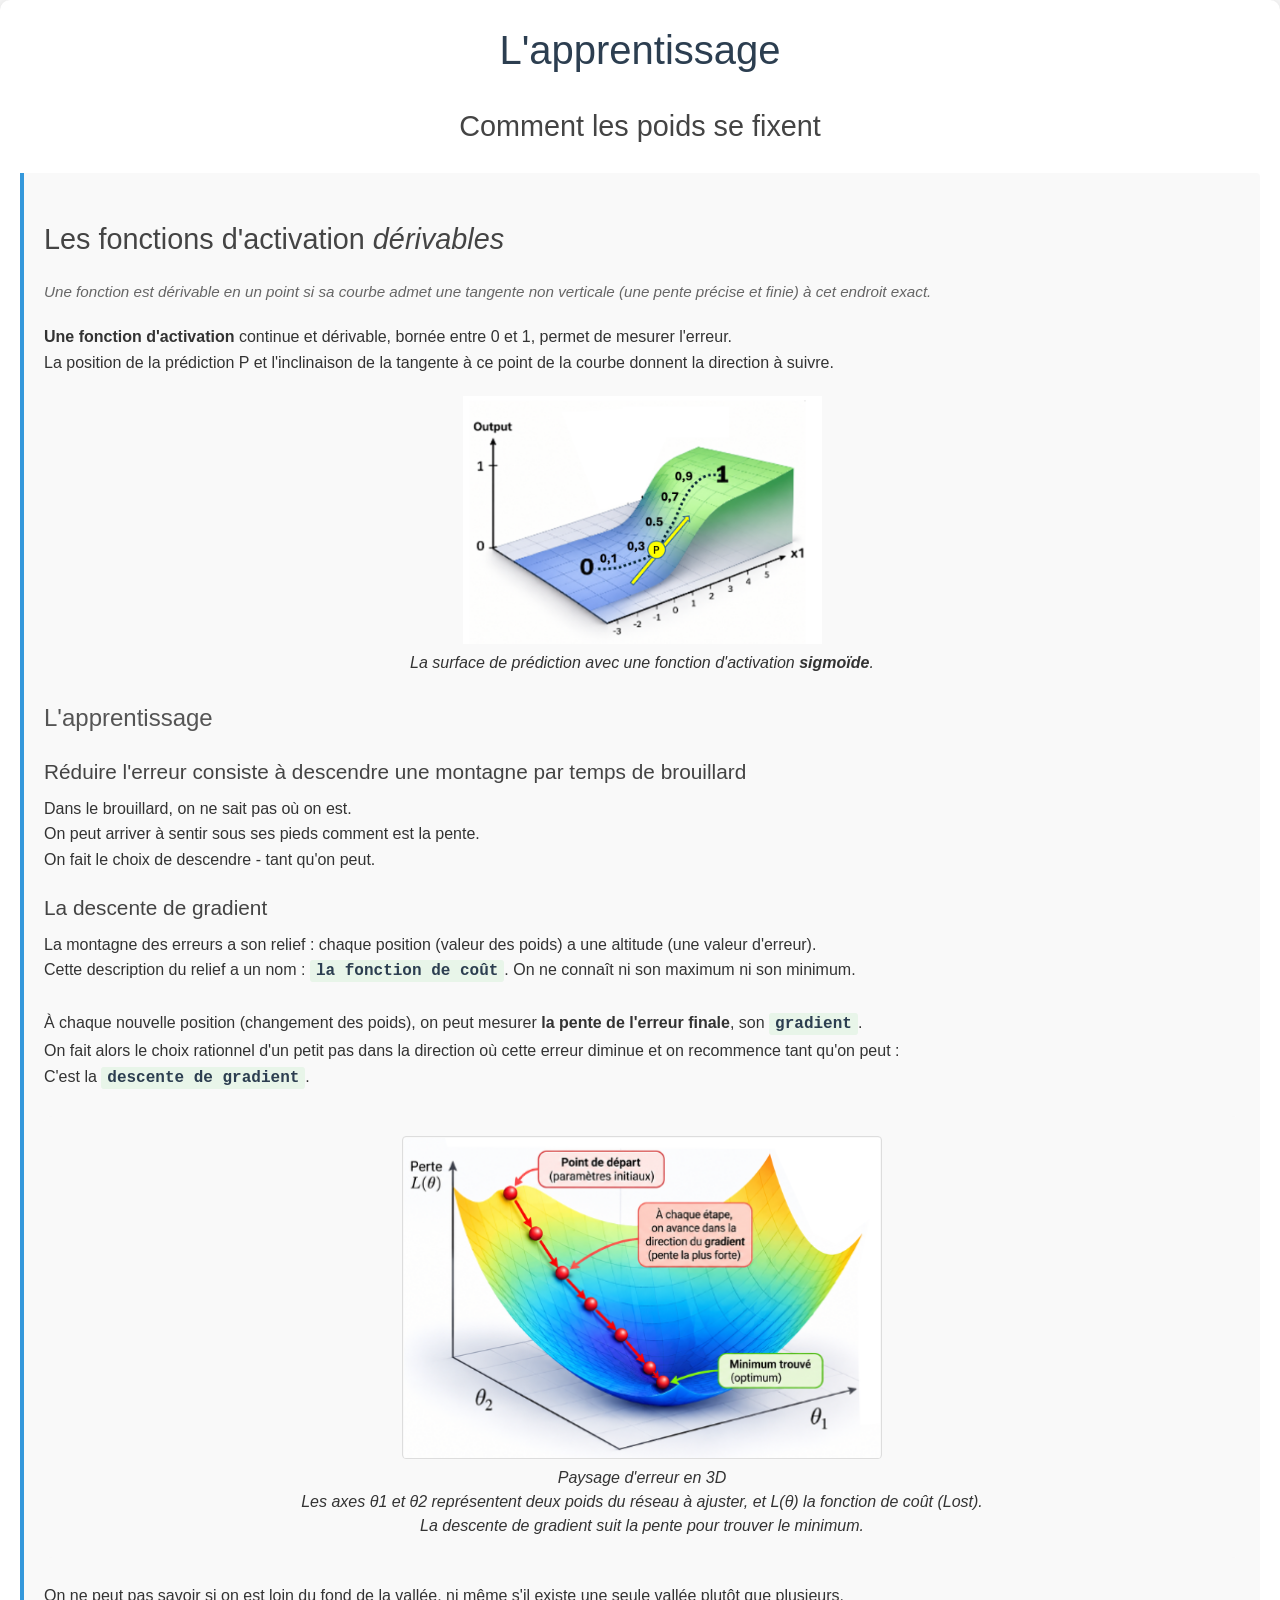
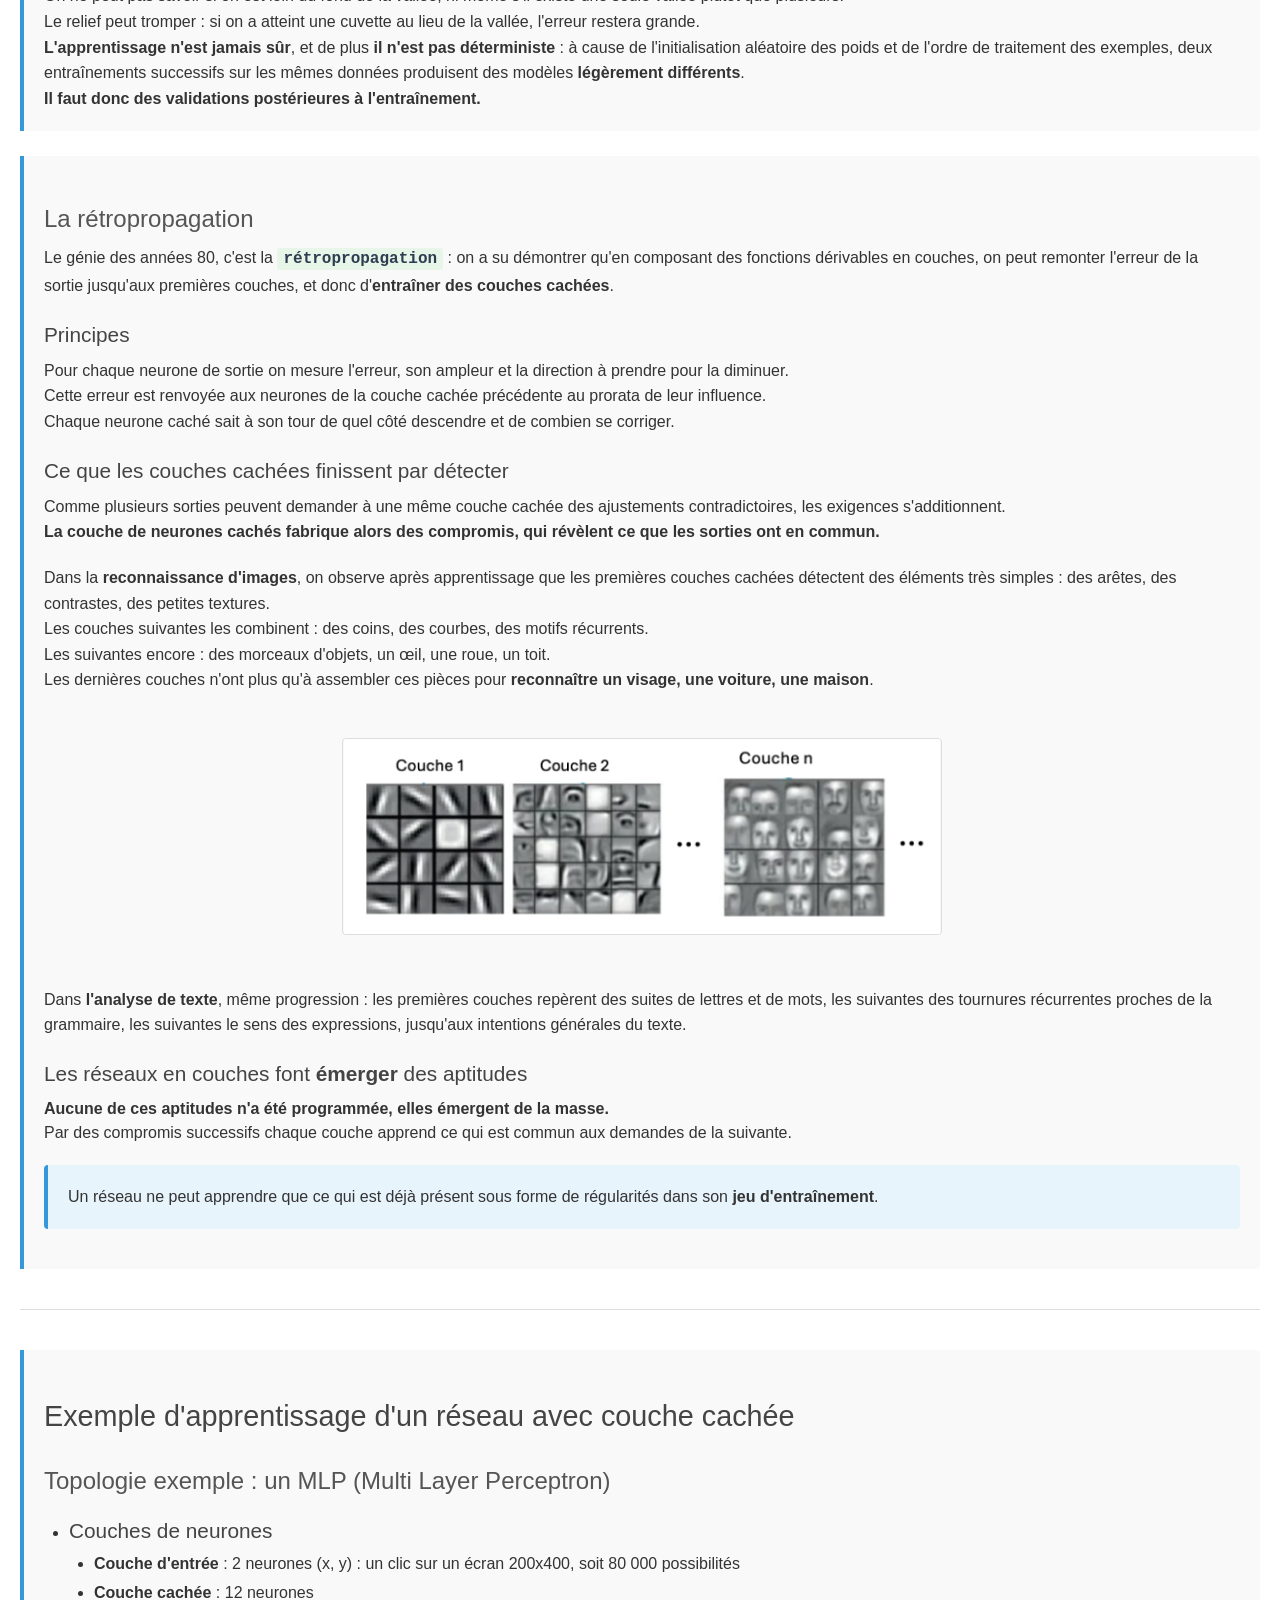
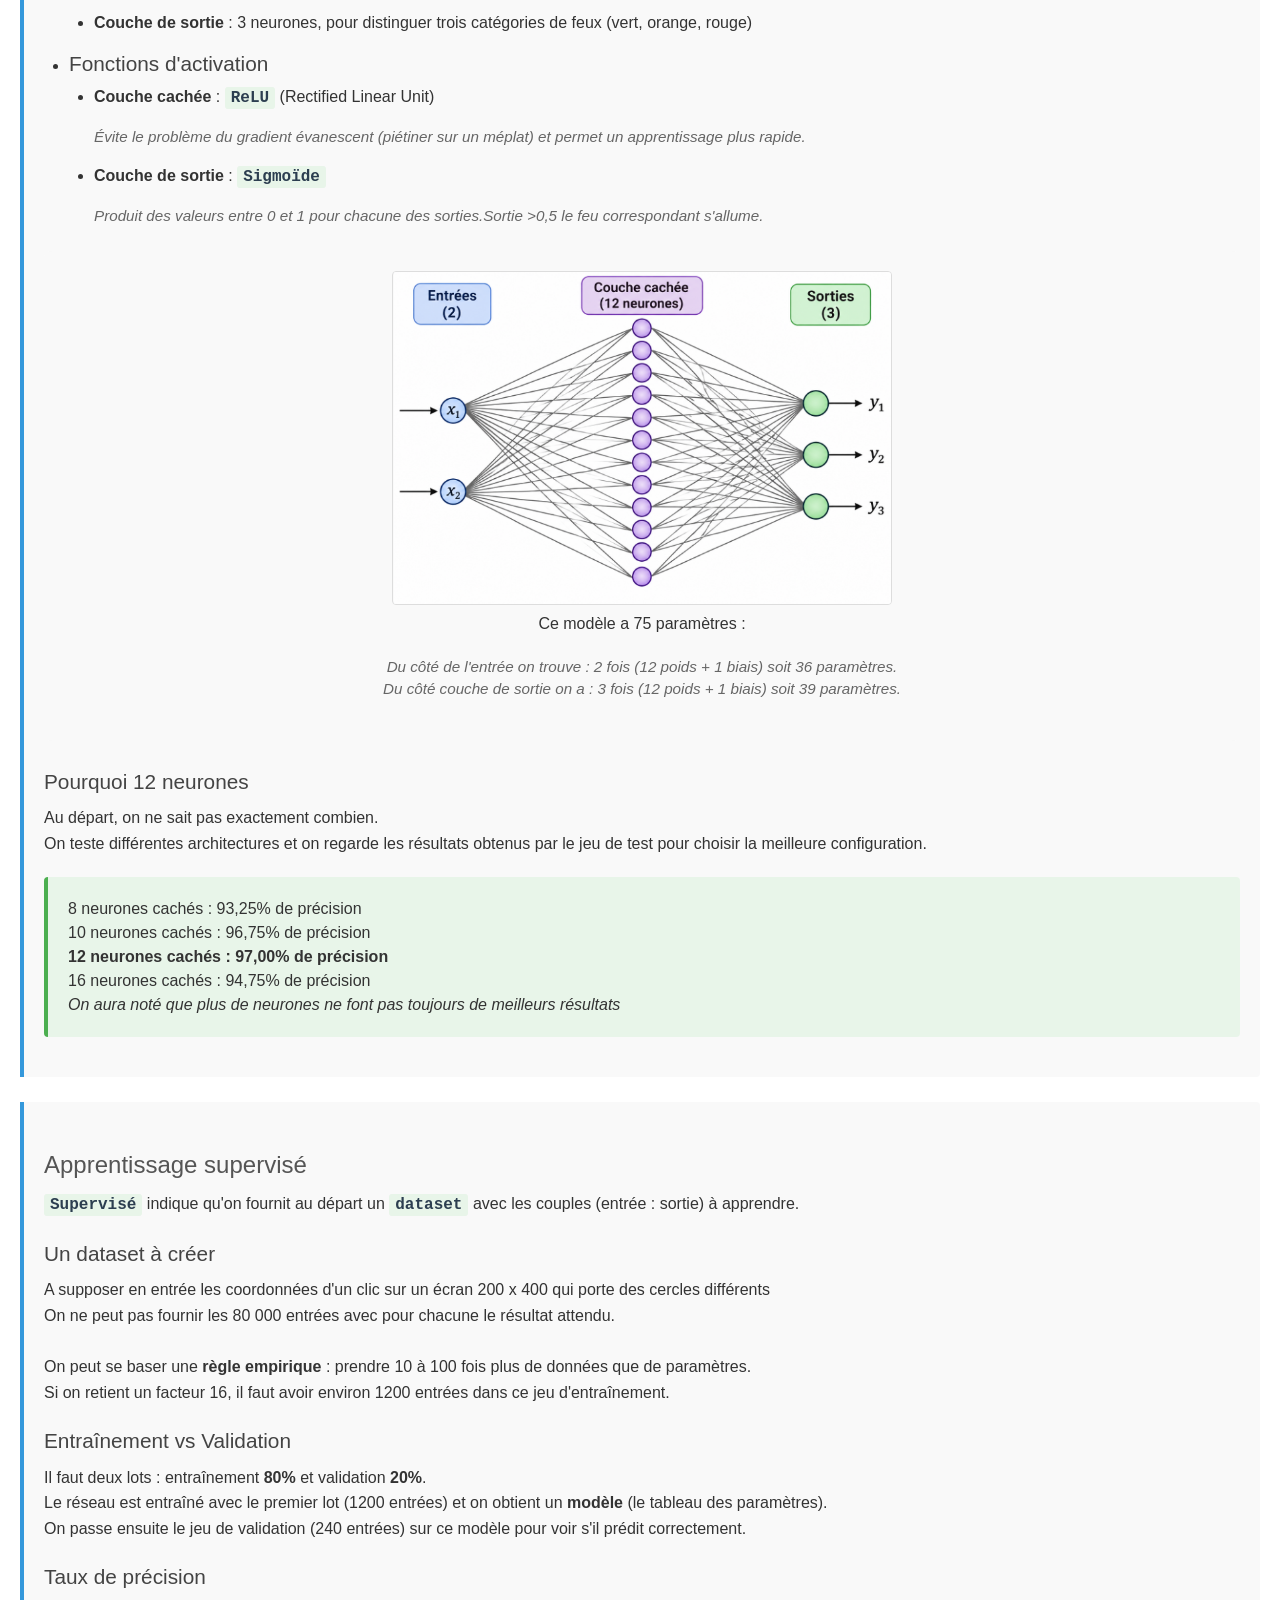
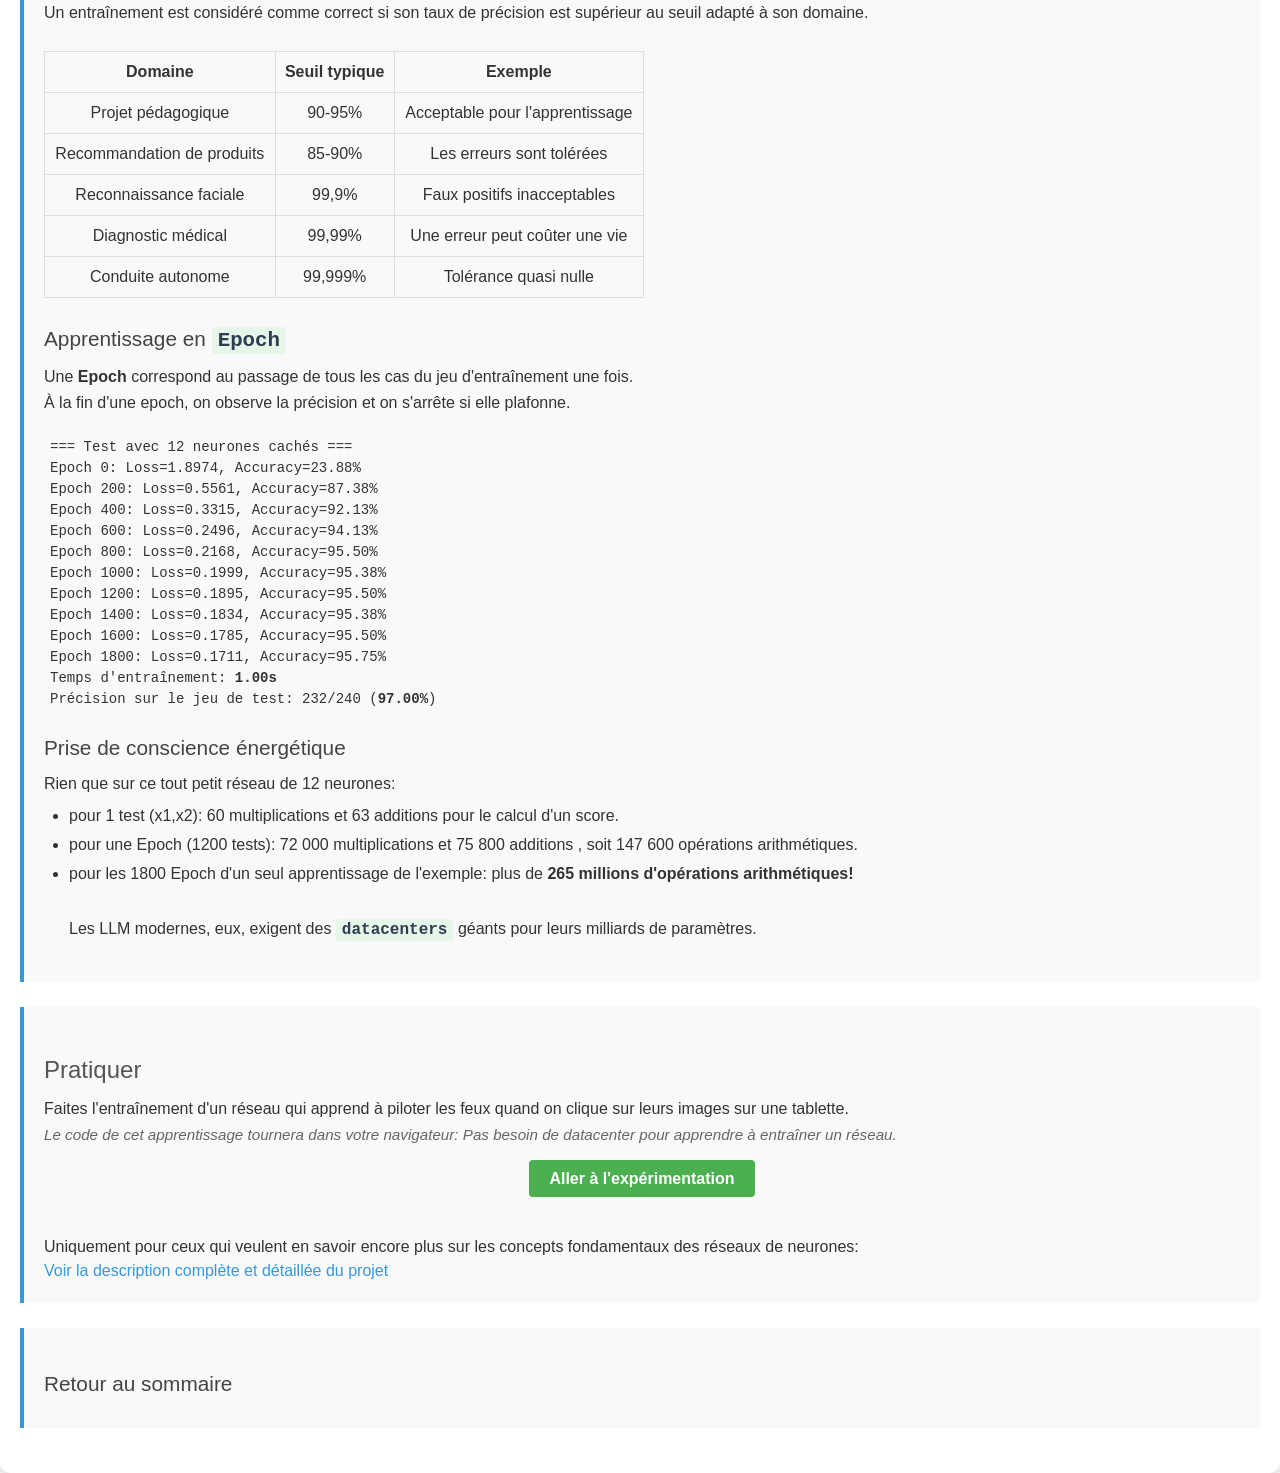
<file: chapitre3.html>
<!doctype html>
<html lang="fr">
    <head>
        <meta charset="UTF-8" />
        <meta name="viewport" content="width=device-width, initial-scale=1.0" />
        <title>3 — Apprentissage</title>
        <link rel="stylesheet" href="css/style.css" />
    </head>
    <body>
        <div class="container">
            <h1>L'apprentissage</h1>
            <h2 align= "center">Comment les poids se fixent</h2>

            <div class="section">
                <h2>Les fonctions d'activation <i>dérivables</i></h2>
                <div class= "note">Une fonction est dérivable en un point si sa courbe admet une tangente non verticale 
                (une pente précise et finie) à cet endroit exact.</div>
                <p>
                    <b>Une fonction d'activation</b> continue et dérivable,
                    bornée entre 0 et 1, permet de mesurer l'erreur.
                    <br />
                    La position de la prédiction P et l'inclinaison de la tangente à ce point de la courbe donnent la direction à suivre.
                </p>
                <div class="center">
                    <img
                        src="img/chap3/tangente.png"
                        width="360px"
                        alt="Front lissé de la sigmoide"
                    />
                    <br />
                    <em>
                        La surface de prédiction avec une fonction d'activation <b>sigmoïde</b>.
                    </em>
                </div>

                <h3>L'apprentissage</h3>
                <h4>Réduire l'erreur consiste à descendre une montagne par temps de brouillard</h4>
                <p>
                    Dans le brouillard, on ne sait pas où on est.
                    <br />
                    On peut arriver à sentir sous ses pieds comment est la pente.
                    <br />
                    On fait le choix de descendre - tant qu'on peut.
                </p>

                <h4>La descente de gradient</h4>
                <p>
                    La montagne des erreurs a son relief : chaque position (valeur des poids) a une altitude (une valeur d'erreur).
                    <br />
                    Cette description du relief a un nom : <span class="keyword">la fonction de coût</span>.
                    On ne connaît ni son maximum ni son minimum.
                    <br />
                    <br />
                    À chaque nouvelle position (changement des poids),
                    on peut mesurer <b>la pente de l'erreur finale</b>, son <span class="keyword">gradient</span>.
                    <br />
                    On fait alors le choix rationnel d'un petit pas dans la direction où cette erreur diminue
                    et on recommence tant qu'on peut :
                    <br />
                    C'est la <span class="keyword">descente de gradient</span>.
                </p>

                <div class="image-container">
                    <img
                        src="img/chap3/descenteDeGradient.png"
                        width="480px"
                        alt="Descente de gradient"
                    /><br><em>
                    Paysage d'erreur en 3D <br> Les axes &theta;1 et &theta;2 représentent deux poids du réseau à ajuster,      
                        et  L(&theta;)  la fonction de coût (Lost).
                        <br> La descente de gradient suit
                        la pente pour trouver le minimum.
                    </em>
                </div>

                <p>
    On ne peut pas savoir si on est loin du fond de la vallée,
    ni même s'il existe une seule vallée plutôt que plusieurs.
    <br>
    Le relief peut tromper :
    si on a atteint une cuvette au lieu de la vallée, l'erreur restera grande.
    <br>
    <b>L'apprentissage n'est jamais sûr</b>, et de plus <b>il n'est pas déterministe</b> :
    à cause de l'initialisation aléatoire des poids et de l'ordre de traitement des exemples,
    deux entraînements successifs sur les mêmes données produisent des modèles
    <b>légèrement différents</b>. 
    <br><B>Il faut donc des validations postérieures à l'entraînement.</b>
</p>
            </div>

            <div class="section">
                <h3>La rétropropagation</h3>
                <p>
                    Le génie des années 80, c'est la <span class="keyword">rétropropagation</span> :
                    on a su démontrer qu'en composant des fonctions dérivables en couches,
                    on peut remonter l'erreur de la sortie jusqu'aux premières couches, et donc d'<b>entraîner des couches cachées</b>.
                </p>

                <h4>Principes</h4>
                <p>
                    Pour chaque neurone de sortie on mesure l'erreur, son ampleur et la direction à prendre pour la diminuer.
                    <br />
                    Cette erreur est renvoyée aux neurones de la couche cachée précédente au prorata de leur influence.
                    <br />
                    Chaque neurone caché sait à son tour de quel côté descendre et de combien se corriger.
                     </p>

                <h4>Ce que les couches cachées finissent par détecter</h4>
                <p>
                    Comme plusieurs sorties peuvent demander à une même couche cachée des ajustements contradictoires,
                    les exigences s'additionnent. 
                    <br><b>La couche de neurones cachés fabrique alors des compromis, qui révèlent ce que les sorties ont en commun.</b>
                </p>

                <p>
                    Dans la <b>reconnaissance d'images</b>, on observe après apprentissage que les premières couches cachées détectent des éléments très simples : des arêtes, des contrastes, des petites textures.
                    <br />
                    Les couches suivantes les combinent : des coins, des courbes, des motifs récurrents.
                    <br />
                    Les suivantes encore : des morceaux d'objets, un œil, une roue, un toit.
                    <br />
                    Les dernières couches n'ont plus qu'à assembler ces pièces pour <b>reconnaître un visage, une voiture, une maison</b>.
                </p>

                <div class="image-container">
                    <img
                        src="img/chap3/recoFaces.png"
                        width="600px"
                        alt="Arêtes cachées"
                    />
                </div>

                <p>
                    Dans <b>l'analyse de texte</b>, même progression : les premières couches repèrent des suites de lettres et de mots, les suivantes des tournures récurrentes proches de la grammaire, les suivantes le sens des expressions, jusqu'aux intentions générales du texte.
                    <br />
                    <h4>Les réseaux en couches font <b>émerger</b> des aptitudes </h4>
                    <b>Aucune de ces aptitudes n'a été programmée, elles émergent de la masse.</b>
                    <br>Par des compromis successifs chaque couche apprend ce qui est commun aux demandes de la suivante.
                </p>
                <div class="important-box">
                    Un réseau ne peut apprendre que ce qui est déjà présent 
                    sous forme de régularités 
                     dans son <b>jeu d'entraînement</b>.
               
                    </div>
            </div>

            <hr />

            <div class="section">
                <h2>Exemple d'apprentissage d'un réseau avec couche cachée</h2>

                <h3>Topologie exemple : un MLP (Multi Layer Perceptron)</h3>
 

                <ul>
                    <li>
                        <h4>Couches de neurones</h4>
                        <ul>
                            <li><strong>Couche d'entrée</strong> : 2 neurones (x, y) : un clic sur un écran 200x400, soit 80 000 possibilités</li>
                            <li><strong>Couche cachée</strong> : 12 neurones</li>
                            <li><strong>Couche de sortie</strong> : 3 neurones, pour distinguer trois catégories de feux (vert, orange, rouge)</li>
                        </ul>
                    </li>
                    <li>
                        <h4>Fonctions d'activation</h4>
                        <ul>
                            <li>
                                <strong>Couche cachée</strong> : <span class="keyword">ReLU</span> (Rectified Linear Unit)
                                <div class="note">
                                    Évite le problème du gradient évanescent (piétiner sur un méplat) et permet un apprentissage plus rapide.
                                </div>
                            </li>
                            <li>
                                <strong>Couche de sortie</strong> : <span class="keyword">Sigmoïde</span>
                                <div class="note">
                                    Produit des valeurs entre 0 et 1 pour chacune des sorties.Sortie >0,5 le feu correspondant s'allume. 
                                </div>
                            </li>
                        </ul>
                    </li>
                </ul>

                <div class="image-container">
                    <img
                        width="500"
                        src="img/chap2/reseauA12Et3sorties.png"
                        alt="un réseau MLP de 12 neurones"
                    />
                    <br />
                    Ce modèle a 75 paramètres :
                    <div class="note">
                        Du côté de l'entrée on trouve : 2 fois (12 poids + 1 biais) soit 36 paramètres.
                        <br />
                        Du côté couche de sortie on a : 3 fois (12 poids + 1 biais) soit 39 paramètres.
                    </div>
                </div>

                <h4>Pourquoi 12 neurones</h4>
                <p>
                    Au départ, on ne sait pas exactement combien.
                    <br />
                    On teste différentes architectures et on regarde les résultats obtenus par le jeu de test pour choisir la meilleure configuration.
                </p>

                <div class="info">
                    8 neurones cachés : 93,25% de précision
                    <br />
                    10 neurones cachés : 96,75% de précision
                    <br />
                    <b>12 neurones cachés : 97,00% de précision</b>
                    <br />
                    16 neurones cachés : 94,75% de précision
                    <br />
                    <em>On aura noté que plus de neurones ne font pas toujours de meilleurs résultats</em>
                </div>
            </div>

            <div class="section">
                <h3>Apprentissage supervisé</h3>
                <p>
                    <span class="keyword">Supervisé</span> indique qu'on fournit au départ un <span class="keyword">dataset</span> avec les couples (entrée : sortie) à apprendre.
                </p>

                <h4>Un dataset à créer</h4>
                <p> A supposer en entrée les coordonnées d'un clic sur un écran 200 x 400 qui porte des cercles différents<br>
                    On ne peut pas fournir les 80 000 entrées avec pour chacune le résultat attendu.
                    <br /><br>
                    On peut se baser une <b>règle empirique</b> :
                   
                    prendre 10 à 100 fois plus de données que de paramètres.
                    <br />
                    Si on retient un facteur 16, il faut avoir environ 1200 entrées dans ce jeu d'entraînement.
                </p>

                <h4>Entraînement vs Validation</h4>
                <p>
                    Il faut deux lots : entraînement <b>80%</b> et validation<b> 20%</b>.
                    <br />
                    Le réseau est entraîné avec le premier lot (1200 entrées) et on obtient un <b>modèle</b> (le tableau des paramètres).
                    <br />
                    On passe ensuite le jeu de validation (240 entrées) sur ce modèle pour voir s'il prédit correctement.
                </p>

                <h4>Taux de précision</h4>
                <p>
                    Un entraînement est considéré comme correct si son taux de précision est supérieur au seuil adapté à son domaine.
                </p>

                <table>
                    <thead>
                        <tr>
                            <th>Domaine</th>
                            <th>Seuil typique</th>
                            <th>Exemple</th>
                        </tr>
                    </thead>
                    <tbody>
                        <tr>
                            <td>Projet pédagogique</td>
                            <td>90-95%</td>
                            <td>Acceptable pour l'apprentissage</td>
                        </tr>
                        <tr>
                            <td>Recommandation de produits</td>
                            <td>85-90%</td>
                            <td>Les erreurs sont tolérées</td>
                        </tr>
                        <tr>
                            <td>Reconnaissance faciale</td>
                            <td>99,9%</td>
                            <td>Faux positifs inacceptables</td>
                        </tr>
                        <tr>
                            <td>Diagnostic médical</td>
                            <td>99,99%</td>
                            <td>Une erreur peut coûter une vie</td>
                        </tr>
                        <tr>
                            <td>Conduite autonome</td>
                            <td>99,999%</td>
                            <td>Tolérance quasi nulle</td>
                        </tr>
                    </tbody>
                </table>

                <h4>Apprentissage en  <span class="keyword">Epoch</span></h4>
                <p>
                    Une <b>Epoch</b> correspond au passage de tous les cas du jeu d'entraînement une fois.
                    <br />
                    À la fin d'une epoch, on observe la précision et on s'arrête si elle plafonne.
                </p>

                <div class="code">
                    === Test avec 12 neurones cachés ===
                    <br />
                    Epoch 0: Loss=1.8974, Accuracy=23.88%
                    <br />
                    Epoch 200: Loss=0.5561, Accuracy=87.38%
                    <br />
                    Epoch 400: Loss=0.3315, Accuracy=92.13%
                    <br />
                    Epoch 600: Loss=0.2496, Accuracy=94.13%
                    <br />
                    Epoch 800: Loss=0.2168, Accuracy=95.50%
                    <br />
                    Epoch 1000: Loss=0.1999, Accuracy=95.38%
                    <br />
                    Epoch 1200: Loss=0.1895, Accuracy=95.50%
                    <br />
                    Epoch 1400: Loss=0.1834, Accuracy=95.38%
                    <br />
                    Epoch 1600: Loss=0.1785, Accuracy=95.50%
                    <br />
                    Epoch 1800: Loss=0.1711, Accuracy=95.75%
                    <br />
                    Temps d'entraînement: <b>1.00s</b>
                    <br />
                    Précision sur le jeu de test: 232/240 (<b>97.00%</b>)
                </div>
                <h4>Prise de conscience énergétique</h4>
                    Rien que sur ce tout petit réseau de 12 neurones: 
                    <ul>
                    <li>
                    pour 1 test (x1,x2): 60 multiplications et 63 additions pour le calcul d'un score.
                    </li><li>pour une Epoch (1200 tests): 72 000 multiplications et 75 800 additions , soit 147 600 opérations arithmétiques.
                    </li><li>pour les  1800 Epoch d'un seul apprentissage de l'exemple: plus de  
                    <b>265 millions d'opérations arithmétiques!</b>
                    </li><br>Les LLM modernes, eux, exigent des <span class= "keyword">datacenters</span> géants pour leurs milliards de paramètres.
                    
                    </ul>
            </div>
            <div class="section">
            <h3>Pratiquer</h3>
            <p>
                Faites l'entraînement d'un réseau qui apprend à piloter les feux 
                quand on clique sur leurs images sur une tablette.
  
            <br><span class = "note">Le code de cet apprentissage tournera dans votre navigateur:
            Pas besoin de datacenter pour apprendre à entraîner un réseau.  
                </span>
            </p>

                <div class="center" style="margin: 20px 0;">
                    <a href="./feux_tricolores/index.html" class="more-info-button">Aller à l'expérimentation</a>
                </div>

           <br>Uniquement pour ceux qui veulent en savoir encore plus sur les concepts fondamentaux des réseaux de neurones:
               <br> <a href="./feux_tricolores/description.html">
                   Voir la description complète et détaillée du projet
                </a>

            </div>
            <div class = "section">
                 <a href="./index.html">
                <h4>Retour au sommaire</h4>
                      <p>
                      
                    </p>
                </a>
         
            </div>
        </div>
    </body>
</html>
</file>
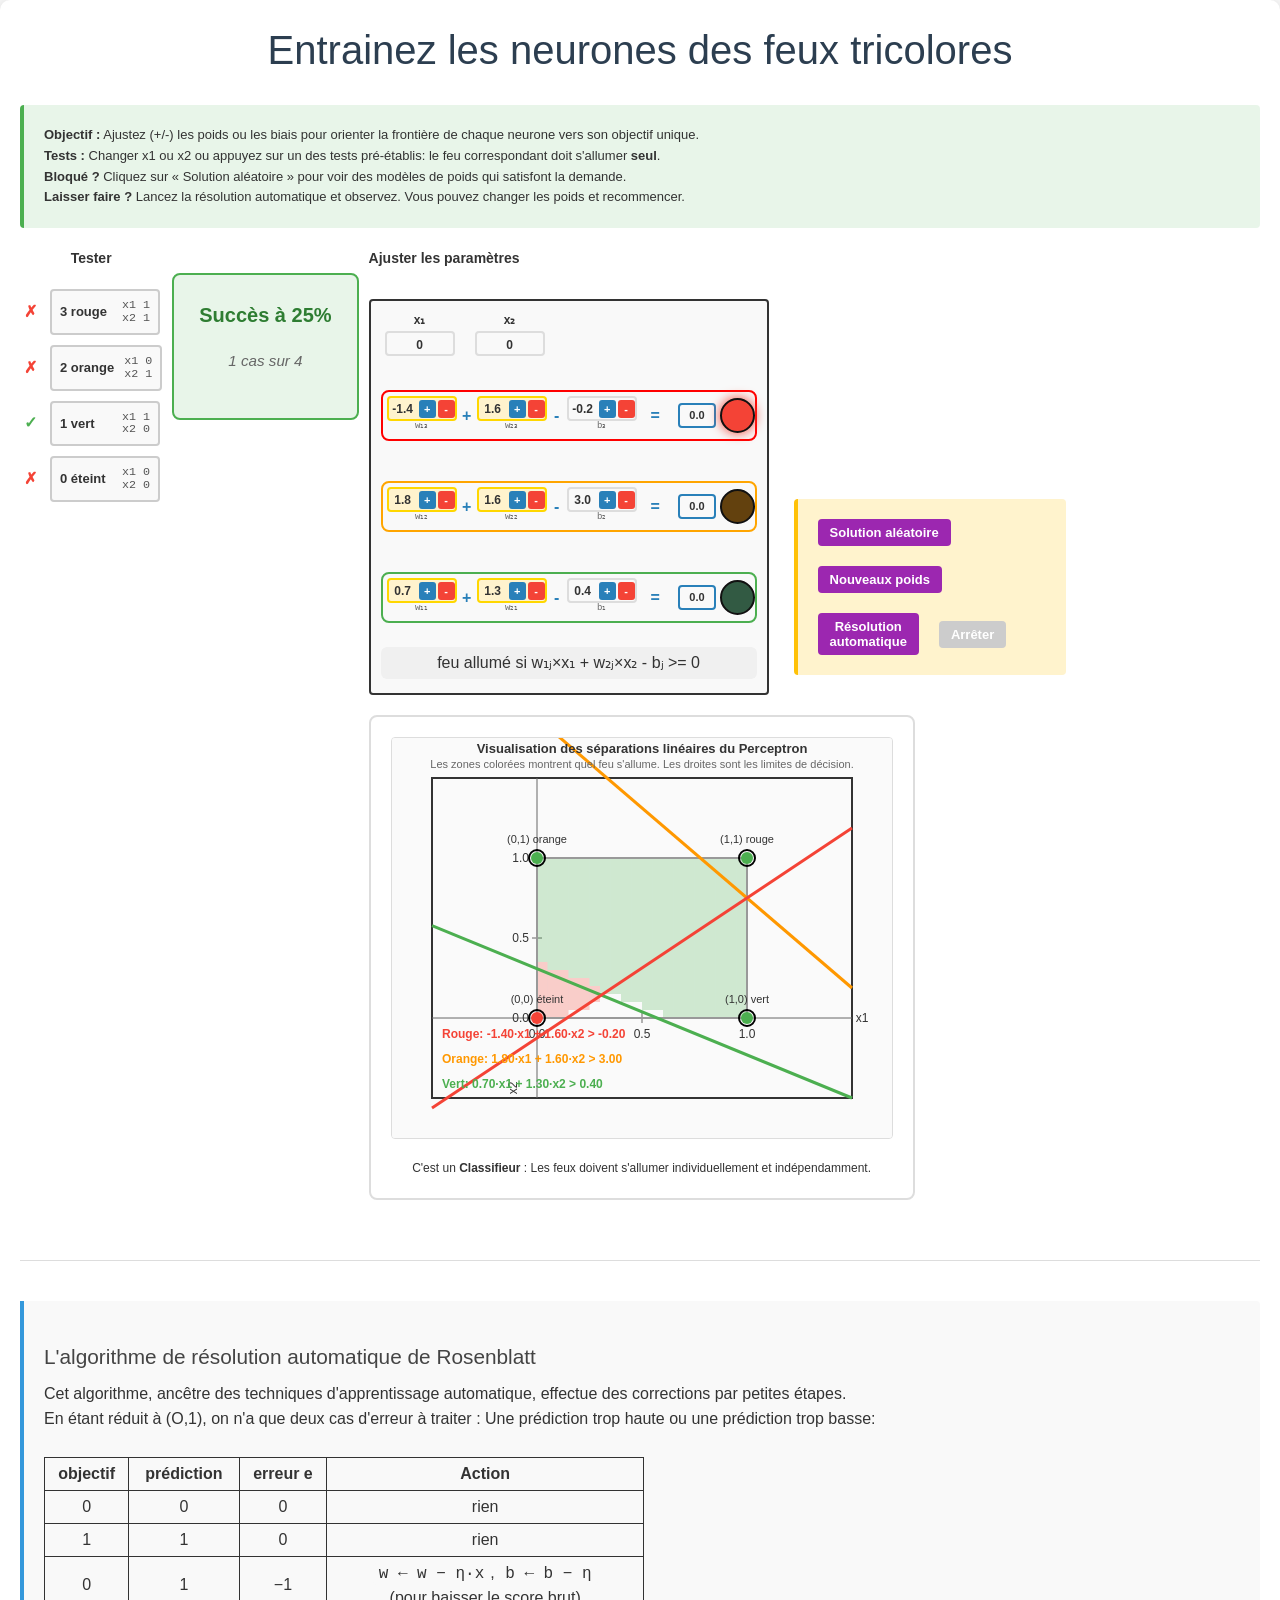
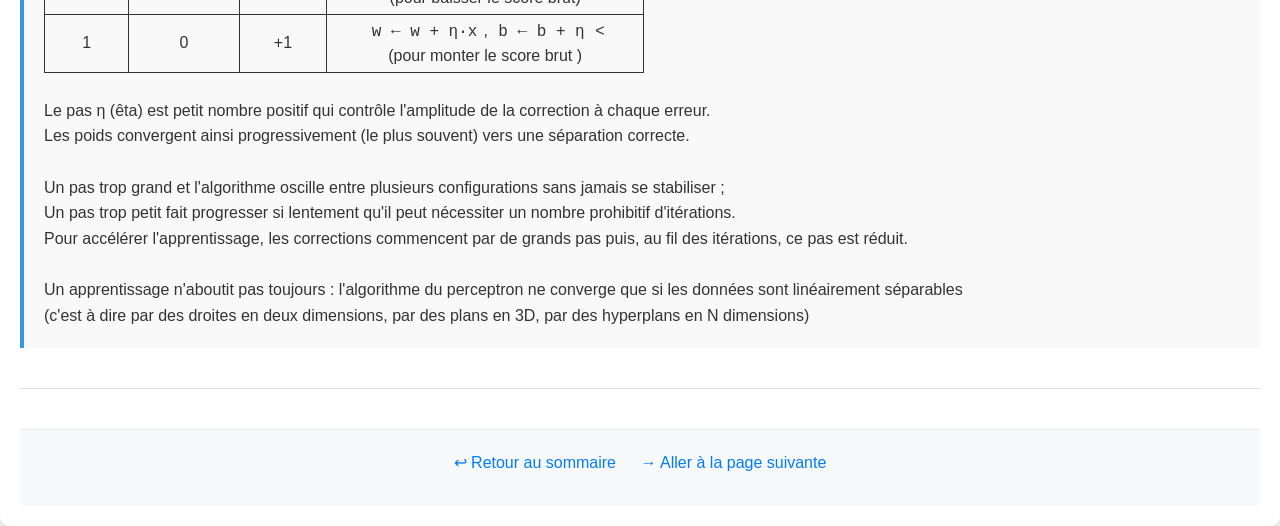
<file: chapitre1/chapitre1-1.html>
<!doctype html>
<html lang="fr">

<head>
    <meta charset="UTF-8" />
    <meta name="viewport" content="width=device-width, initial-scale=1.0" />
    <title>Jouer avec un modèle </title>
    <link rel="stylesheet" href="../css/style.css" />
    <style>
        /* Réduction des espaces dans le tableau matrix-output-section pour tenir dans 400px max */
        .matrix-output-section .matrix-section {
            max-width: 400px;
        }
        
        .matrix-output-section .param-cell {
            width: 70px !important;
            position: relative !important;
            padding-bottom: 14px !important;
        }
        
        .matrix-output-section .cell {
            width: 70px !important;
            height: 25px !important;
        }
        
        .matrix-output-section .plus-symbol {
            width: 20px !important;
            font-size: 16px !important;
            text-align: center !important;
        }
        
        .matrix-output-section .cell-value {
            width: 30px !important;
            font-size: 12px !important;
        }
        
        .matrix-output-section .cell-btn {
            width: 18px !important;
            height: 18px !important;
            font-size: 11px !important;
        }
        
        .matrix-output-section .coeff-label {
            font-size: 9px !important;
            position: absolute !important;
            bottom: 0px !important;
            width: 100% !important;
            text-align: center !important;
            margin: 0 !important;
            padding: 0 0 2px 0 !important;
        }
        
        .matrix-output-section .bit-label {
            font-size: 12px !important;
        }
        
        .matrix-output-section .neuron-params {
            gap: 0px !important;
        }
        
        .matrix-output-section .neuron-row {
            padding: 4px 4px !important;
        }
        
        .matrix-output-section .equal-symbol-horizontal {
            margin: 0 4px !important;
            font-size: 16px !important;
        }
        
        .matrix-output-section .neuron-output {
            margin-left: 4px !important;
            gap: 4px !important;
        }
        
        .matrix-output-section .neuron-result {
            width: 38px !important;
            height: 25px !important;
            font-size: 11px !important;
        }
        
        .matrix-output-section .feu {
            width: 35px !important;
            height: 35px !important;
        }
        
        .matrix-output-section .bit-box {
            width: 70px !important;
            height: 25px !important;
            font-size: 12px !important;
            line-height: 25px !important;
            text-align: center !important;
        }
    </style>
</head>

<body>
    <div class="container">
        <h1>Entrainez les neurones des feux tricolores</h1>




        <div class="info" style="font-size: 1.0em;">
            <p>
                <b>Objectif :</b> Ajustez (+/-) les poids ou les biais
                pour orienter la frontière de chaque neurone vers son objectif unique.
                <br>
                <b>Tests :</b> Changer x1 ou x2 ou appuyez sur un des tests pré-établis: le feu correspondant doit s'allumer <b>seul</b>.
                <br>
                <b>Bloqué ?</b> Cliquez sur « Solution aléatoire » pour voir des modèles de poids qui satisfont la demande.
                <br>
                <b>Laisser faire ?</b> Lancez la résolution automatique et observez. Vous pouvez changer les poids et recommencer.
            </p>
        </div>

        <div class="top-row">
            <!-- Boutons compacts - ordre inversé -->
            <div class="buttons-section">
                <div class="section-label">Tester</div>
                <div class="btn-wrapper">
                    <div class="satisfied-indicator" id="satisfied-3">✗</div>
                    <div class="btn" id="btn-3" onclick="setConfig(1, 1, 3)">
                        <span class="btn-label">3 rouge</span>
                        <div class="btn-bits">
                            <span>x1 1</span>
                            <span>x2 1</span>
                        </div>
                    </div>
                </div>
                <div class="btn-wrapper">
                    <div class="satisfied-indicator" id="satisfied-2">✗</div>
                    <div class="btn" id="btn-2" onclick="setConfig(0, 1, 2)">
                        <span class="btn-label">2 orange</span>
                        <div class="btn-bits">
                            <span>x1 0</span>
                            <span>x2 1</span>
                        </div>
                    </div>
                </div>
                <div class="btn-wrapper">
                    <div class="satisfied-indicator" id="satisfied-1">✗</div>
                    <div class="btn" id="btn-1" onclick="setConfig(1, 0, 1)">
                        <span class="btn-label">1 vert</span>
                        <div class="btn-bits">
                            <span>x1 1</span>
                            <span>x2 0</span>
                        </div>
                    </div>
                </div>
                <div class="btn-wrapper">
                    <div class="satisfied-indicator" id="satisfied-0">✗</div>
                    <div class="btn" id="btn-0" onclick="setConfig(0, 0, 0)">
                        <span class="btn-label">0 éteint</span>
                        <div class="btn-bits">
                            <span>x1 0</span>
                            <span>x2 0</span>
                        </div>
                    </div>
                </div>
            </div>

            <!-- Message de succès -->
            <div class="success-message" id="success-message">
                <div class="success-title" id="success-title">Succès à <span id="success-percentage">0%</span></div>
                <div class="note"> <span id="satisfied-count">0</span> cas sur 4 </div>
            </div>

            <!-- Matrice et sorties -->
            <div class="matrix-output-section">
                <div class="model-header">
                    <div class="section-label">Ajuster les paramètres </div>
                </div>
                <div class="matrix-and-learning-row">
                    <div class="matrix-section">
                        <!-- En-têtes des colonnes avec x1 et x2 -->
                        <div style="display: flex; align-items: center; gap: 0px; margin-bottom: 8px; padding: 0 4px;">
                            <div class="neuron-params" style="border: none; background: transparent;">
                                <div class="param-cell" style="width: 70px; border: none; background: transparent;">
                                    <div class="bit-label" style="text-align: center; font-weight: bold; margin-bottom: 0px; font-size: 12px;">x₁</div>
                                    <div class="bit-box" id="b1" onclick="toggleBit('b1')" style="width: 70px; height: 25px; font-size: 12px; font-weight: bold; line-height: 25px; text-align: center;">0</div>
                                </div>
                                <div class="plus-symbol" style="visibility: hidden; width: 20px;">+</div>
                                <div class="param-cell" style="width: 70px; border: none; background: transparent;">
                                    <div class="bit-label" style="text-align: center; font-weight: bold; margin-bottom: 0px; font-size: 12px;">x₂</div>
                                    <div class="bit-box" id="b0" onclick="toggleBit('b0')" style="width: 70px; height: 25px; font-size: 12px; font-weight: bold; line-height: 25px; text-align: center;">0</div>
                                </div>
                                <div class="plus-symbol" style="visibility: hidden; width: 20px;">-</div>
                                <div class="param-cell" style="width: 70px; border: none; background: transparent;">

                                </div>
                            </div>
                        </div>

                        <!-- Neurones horizontaux -->
                        <div class="neurons-container">
                            <!-- Neurone Rouge (s3) -->
                            <div class="neuron-row" style="border-color: red;">
                                <div class="neuron-params">
                                    <div class="param-cell">
                                        <div class="cell" id="cell-0-2">
                                            <div class="cell-value" id="cell-value-0-2">0.3</div>
                                            <button class="cell-btn up" onclick="adjustCell(0, 2, 0.1)">+</button>
                                            <button class="cell-btn down" onclick="adjustCell(0, 2, -0.1)">-</button>
                                        </div>
                                        <div class="coeff-label">w₁₃</div>
                                    </div>
                                    <div class="plus-symbol">+</div>
                                    <div class="param-cell">
                                        <div class="cell" id="cell-1-2">
                                            <div class="cell-value" id="cell-value-1-2">0.1</div>
                                            <button class="cell-btn up" onclick="adjustCell(1, 2, 0.1)">+</button>
                                            <button class="cell-btn down" onclick="adjustCell(1, 2, -0.1)">-</button>
                                        </div>
                                        <div class="coeff-label">w₂₃</div>
                                    </div>
                                    <div class="plus-symbol">-</div>
                                    <div class="param-cell">
                                        <div class="cell" id="seuil-cell-2">
                                            <div class="cell-value" id="seuil-value-2">0.5</div>
                                            <button class="cell-btn up" onclick="adjustSeuil(2, 0.1)">+</button>
                                            <button class="cell-btn down" onclick="adjustSeuil(2, -0.1)">-</button>
                                        </div>
                                        <div class="coeff-label">b₃</div>
                                    </div>
                                </div>
                                <div class="equal-symbol-horizontal">=</div>
                                <div class="neuron-output">
                                    <div class="neuron-result" id="result-2">0.0</div>
                                    <div class="feu-container">
                                        <div class="feu rouge off" id="feu-2"></div>
                                    </div>
                                </div>
                            </div>

                            <!-- Neurone Orange (s2) -->
                            <div class="neuron-row" style="border-color: orange;">
                                <div class="neuron-params">
                                    <div class="param-cell">
                                        <div class="cell" id="cell-0-1">
                                            <div class="cell-value" id="cell-value-0-1">0.1</div>
                                            <button class="cell-btn up" onclick="adjustCell(0, 1, 0.1)">+</button>
                                            <button class="cell-btn down" onclick="adjustCell(0, 1, -0.1)">-</button>
                                        </div>
                                        <div class="coeff-label">w₁₂</div>
                                    </div>
                                    <div class="plus-symbol">+</div>
                                    <div class="param-cell">
                                        <div class="cell" id="cell-1-1">
                                            <div class="cell-value" id="cell-value-1-1">-0.3</div>
                                            <button class="cell-btn up" onclick="adjustCell(1, 1, 0.1)">+</button>
                                            <button class="cell-btn down" onclick="adjustCell(1, 1, -0.1)">-</button>
                                        </div>
                                        <div class="coeff-label">w₂₂</div>
                                    </div>
                                    <div class="plus-symbol">-</div>
                                    <div class="param-cell">
                                        <div class="cell" id="seuil-cell-1">
                                            <div class="cell-value" id="seuil-value-1">0.1</div>
                                            <button class="cell-btn up" onclick="adjustSeuil(1, 0.1)">+</button>
                                            <button class="cell-btn down" onclick="adjustSeuil(1, -0.1)">-</button>
                                        </div>
                                        <div class="coeff-label">b₂</div>
                                    </div>
                                </div>
                                <div class="equal-symbol-horizontal">=</div>
                                <div class="neuron-output">
                                    <div class="neuron-result" id="result-1">0.0</div>
                                    <div class="feu-container">
                                        <div class="feu orange off" id="feu-1"></div>
                                    </div>
                                </div>
                            </div>

                            <!-- Neurone Vert (s1) -->
                            <div class="neuron-row" style="border-color: #4caf50;">
                                <div class="neuron-params">
                                    <div class="param-cell">
                                        <div class="cell" id="cell-0-0">
                                            <div class="cell-value" id="cell-value-0-0">0.4</div>
                                            <button class="cell-btn up" onclick="adjustCell(0, 0, 0.1)">+</button>
                                            <button class="cell-btn down" onclick="adjustCell(0, 0, -0.1)">-</button>
                                        </div>
                                        <div class="coeff-label">w₁₁</div>
                                    </div>
                                    <div class="plus-symbol">+</div>
                                    <div class="param-cell">
                                        <div class="cell" id="cell-1-0">
                                            <div class="cell-value" id="cell-value-1-0">0.3</div>
                                            <button class="cell-btn up" onclick="adjustCell(1, 0, 0.1)">+</button>
                                            <button class="cell-btn down" onclick="adjustCell(1, 0, -0.1)">-</button>
                                        </div>
                                        <div class="coeff-label">w₂₁</div>
                                    </div>
                                    <div class="plus-symbol">-</div>
                                    <div class="param-cell">
                                        <div class="cell" id="seuil-cell-0">
                                            <div class="cell-value" id="seuil-value-0">0.8</div>
                                            <button class="cell-btn up" onclick="adjustSeuil(0, 0.1)">+</button>
                                            <button class="cell-btn down" onclick="adjustSeuil(0, -0.1)">-</button>
                                        </div>
                                        <div class="coeff-label">b₁</div>
                                    </div>
                                </div>
                                <div class="equal-symbol-horizontal">=</div>
                                <div class="neuron-output">
                                    <div class="neuron-result" id="result-0">0.0</div>
                                    <div class="feu-container">
                                        <div class="feu vert off" id="feu-0"></div>
                                    </div>
                                </div>
                            </div>
                        </div>

                        <!-- Info sur le fonctionnement -->
                        <div class="seuil-control">

                            feu allumé si w₁ⱼ×x₁ + w₂ⱼ×x₂ - bⱼ &gt;= 0

                        </div>
                    </div>

                    <!-- Résolution automatique et Solution aléatoire -->
                    <div class="learning-controls-section">
                        <div class="auto-learning-section">
                            <button class="learning-btn" onclick="fillSolution()" id="start-learning-btn">Solution aléatoire</button>
                            <div class="auto-learning-controls">
                                <button class="learning-btn" onclick="window.location.reload()">Nouveaux poids</button>
                            </div>
                            <div class="auto-learning-controls">
                                <button class="learning-btn" onclick="startAutoLearning()" id="auto-learning-btn">Résolution<br> automatique</button>
                                <button class="learning-btn" onclick="stopAutoLearning()" id="stop-learning-btn" disabled>Arrêter</button>
                                <span class="learning-status" id="learning-status"></span>
                            </div>
                        </div>

                    </div>

                </div>

                <!-- Visualisation graphique -->
                <div class="visualization-section" id="visualization-section">

                    <canvas id="visualization-canvas" width="500" height="400"></canvas>
                    <div class="visualization-info">
                        <p>
                            C'est un <b>Classifieur</b> : Les feux doivent s'allumer individuellement et indépendamment. <br />
                        </p>
                    </div>
                </div>
                <div style="margin-top: 20px; text-align: center;">
                    <h4 id="bravo-message" style="display: none;"> Bravo ! Vous avez entrainé une couche de neurones perceptron <br>et obtenu un modèle réutilisable. </h4>
                </div>
            </div>

        </div>

        <hr>
        <div class="section">
            <h4>L'algorithme de résolution automatique de Rosenblatt </h4>
            <p>
                Cet algorithme, ancêtre des techniques d'apprentissage automatique, effectue des corrections par petites étapes.
                <br>
                En étant réduit à (O,1), on n'a que deux cas d'erreur à traiter : Une prédiction trop haute ou une prédiction trop basse:
            <table class="perceptron" style="align:center">
                <thead>
                    <tr>
                        <th>objectif</th>
                        <th>prédiction</th>
                        <th>erreur e</th>
                        <th>Action</th>
                    </tr>
                </thead>
                <tbody>
                    <tr>
                        <td>0</td>
                        <td>0</td>
                        <td>0</td>
                        <td>rien</td>
                    </tr>
                    <tr>
                        <td>1</td>
                        <td>1</td>
                        <td>0</td>
                        <td>rien</td>
                    </tr>
                    <tr>
                        <td>0</td>
                        <td>1</td>
                        <td>−1</td>
                        <td><code>w ← w − η·x</code>, <code>b ← b − η</code> <br>(pour baisser le score brut)</td>
                    </tr>
                    <tr>
                        <td>1</td>
                        <td>0</td>
                        <td>+1</td>
                        <td><code>w ← w + η·x</code>, <code>b ← b + η</code>
                            <<br>(pour monter le score brut )
                        </td>
                    </tr>
                </tbody>
            </table>
            <p>
                Le pas η (êta) est petit nombre positif qui contrôle l'amplitude de la correction à chaque erreur.
                <br>
                Les poids convergent ainsi progressivement (le plus souvent) vers une séparation correcte.
                <br>
                <br>
                Un pas trop grand et l'algorithme oscille entre plusieurs configurations sans jamais se stabiliser ;
                <br>
                Un pas trop petit fait progresser si lentement qu'il peut nécessiter un nombre prohibitif d'itérations.
                <br>
                Pour accélérer l'apprentissage, les corrections commencent par de grands pas puis, au fil des itérations, ce pas est réduit.
                <br>
                <br>
                Un apprentissage n'aboutit pas toujours : l'algorithme du perceptron ne converge que si les données sont linéairement séparables
                <br>
                (c'est à dire par des droites en deux dimensions, par des plans en 3D, par des hyperplans en N dimensions)
            </p>

        </div>


        <script>
            let matrix = [
                [ 0.4, 0.1, 0.3 ],
                [ 0.3, -0.3, 0.1 ],
            ];
            let x1 = 0;
            let x2 = 0;
            let seuils = [ 0.8, 0.1, 0.5 ]; // Un biais par neurone (index 0=vert/s1, 1=orange/s2, 2=rouge/s3)
            let activeButton = null;
            let learningInterval = null;
            let learningTimeout = null;
            let learningStepCount = 0;
            let showVisualization = true;

            const x1El = document.getElementById( "b1" );
            const x2El = document.getElementById( "b0" );
            const learningStatus = document.getElementById( "learning-status" );
            const startLearningBtn = document.getElementById( "start-learning-btn" );
            const stopLearningBtn = document.getElementById( "stop-learning-btn" );
            let vizSection;




            function adjustCell( row, col, delta, skipRecalc ) {
                matrix[ row ][ col ] = parseFloat( ( matrix[ row ][ col ] + delta ).toFixed( 2 ) );
                if ( matrix[ row ][ col ] < -5 ) matrix[ row ][ col ] = -5;
                if ( matrix[ row ][ col ] > 5 ) matrix[ row ][ col ] = 5;

                document.getElementById( `cell-value-${row}-${col}` ).textContent =
                    matrix[ row ][ col ] === 0 ? "0.0" : matrix[ row ][ col ].toFixed( 1 );

                const cell = document.getElementById( `cell-${row}-${col}` );
                cell.classList.toggle( "filled", matrix[ row ][ col ] !== 0 );

                if ( !skipRecalc ) {
                    computeProducts();
                }
            }

            function adjustSeuil( index, delta ) {
                seuils[ index ] = parseFloat( ( seuils[ index ] + delta ).toFixed( 2 ) );
                if ( seuils[ index ] < -5 ) seuils[ index ] = -5;
                if ( seuils[ index ] > 5 ) seuils[ index ] = 5;

                document.getElementById( `seuil-value-${index}` ).textContent = seuils[ index ].toFixed( 1 );
                computeProducts();
                drawVisualization();
            }

            function updateSeuil( index, value ) {
                if ( value !== undefined ) {
                    seuils[ index ] = parseFloat( value );
                }
                const seuilValue = document.getElementById( `seuil-value-${index}` );
                if ( seuilValue ) {
                    seuilValue.textContent = seuils[ index ].toFixed( 1 );
                }
                computeProducts();
                drawVisualization();
            }

            function setConfig( newX1, newX2, btnNum ) {
                // Retirer la classe active du bouton précédent
                if ( activeButton !== null ) {
                    document.getElementById( `btn-${activeButton}` ).classList.remove( "active" );
                }

                // Ajouter la classe active au nouveau bouton
                if ( btnNum !== undefined ) {
                    document.getElementById( `btn-${btnNum}` ).classList.add( "active" );
                    activeButton = btnNum;
                }

                x1 = newX1;
                x2 = newX2;
                x1El.textContent = x1;
                x2El.textContent = x2;
                computeProducts();
            }

            function toggleBit( bit ) {
                if ( bit === "b1" ) x1 = x1 === 0 ? 1 : 0;
                if ( bit === "b0" ) x2 = x2 === 0 ? 1 : 0;
                x1El.textContent = x1;
                x2El.textContent = x2;
                computeProducts();
            }

            function computeProducts() {
                x1El.textContent = x1;
                x2El.textContent = x2;

                const results = [ 0, 0, 0 ];
                for ( let j = 0; j < 3; j++ ) {
                    results[ j ] = x1 * matrix[ 0 ][ j ] + x2 * matrix[ 1 ][ j ];
                }

                for ( let j = 0; j < 3; j++ ) {
                    document.getElementById( `result-${j}` ).textContent =
                        results[ j ].toFixed( 1 );
                }

                for ( let j = 0; j < 3; j++ ) {
                    const feu = document.getElementById( `feu-${j}` );
                    feu.classList.remove( "active" );
                    feu.classList.add( "off" );

                    if ( results[ j ] > seuils[ j ] ) {
                        feu.classList.remove( "off" );
                        feu.classList.add( "active" );
                    }
                }

                updateSatisfactionIndicators();
                drawVisualization();
            }

            function updateSatisfactionIndicators() {
                // Teste chaque bouton avec sa configuration spécifique
                // Bouton 0 éteint: x1=0, x2=0 -> tous les feux doivent être éteints (<= leur biais)
                const r0_vert = 0 * matrix[ 0 ][ 0 ] + 0 * matrix[ 1 ][ 0 ];
                const r0_orange = 0 * matrix[ 0 ][ 1 ] + 0 * matrix[ 1 ][ 1 ];
                const r0_rouge = 0 * matrix[ 0 ][ 2 ] + 0 * matrix[ 1 ][ 2 ];
                const satisfied0 = r0_vert <= seuils[ 0 ] && r0_orange <= seuils[ 1 ] && r0_rouge <= seuils[ 2 ];
                updateIndicator( 0, satisfied0 );

                // Bouton 1 vert: x1=1, x2=0 -> SEUL vert > biais[0], orange <= biais[1], rouge <= biais[2]
                const r1_vert = 1 * matrix[ 0 ][ 0 ] + 0 * matrix[ 1 ][ 0 ];
                const r1_orange = 1 * matrix[ 0 ][ 1 ] + 0 * matrix[ 1 ][ 1 ];
                const r1_rouge = 1 * matrix[ 0 ][ 2 ] + 0 * matrix[ 1 ][ 2 ];
                const satisfied1 = r1_vert > seuils[ 0 ] && r1_orange <= seuils[ 1 ] && r1_rouge <= seuils[ 2 ];
                updateIndicator( 1, satisfied1 );

                // Bouton 2 orange: x1=0, x2=1 -> SEUL orange > biais[1], vert <= biais[0], rouge <= biais[2]
                const r2_vert = 0 * matrix[ 0 ][ 0 ] + 1 * matrix[ 1 ][ 0 ];
                const r2_orange = 0 * matrix[ 0 ][ 1 ] + 1 * matrix[ 1 ][ 1 ];
                const r2_rouge = 0 * matrix[ 0 ][ 2 ] + 1 * matrix[ 1 ][ 2 ];
                const satisfied2 = r2_vert <= seuils[ 0 ] && r2_orange > seuils[ 1 ] && r2_rouge <= seuils[ 2 ];
                updateIndicator( 2, satisfied2 );

                // Bouton 3 rouge: x1=1, x2=1 -> SEUL rouge > biais[2], vert <= biais[0], orange <= biais[1]
                const r3_vert = 1 * matrix[ 0 ][ 0 ] + 1 * matrix[ 1 ][ 0 ];
                const r3_orange = 1 * matrix[ 0 ][ 1 ] + 1 * matrix[ 1 ][ 1 ];
                const r3_rouge = 1 * matrix[ 0 ][ 2 ] + 1 * matrix[ 1 ][ 2 ];
                const satisfied3 = r3_vert <= seuils[ 0 ] && r3_orange <= seuils[ 1 ] && r3_rouge > seuils[ 2 ];
                updateIndicator( 3, satisfied3 );

                // Vérifier si tous les cas sont satisfaits
                return updateSuccessMessage();
            }

            function updateSuccessMessage() {
                const satisfied = getSatisfactionStatus();
                const satisfiedCount = satisfied.filter( s => s ).length;
                const percentage = Math.round( ( satisfiedCount / 4 ) * 100 );

                // Arrondir aux paliers de 25%
                const displayPercentage = Math.round( percentage / 25 ) * 25;

                const percentageEl = document.getElementById( 'success-percentage' );
                const countEl = document.getElementById( 'satisfied-count' );
                const titleEl = document.getElementById( 'success-title' );

                if ( percentageEl ) percentageEl.textContent = displayPercentage + '%';
                if ( countEl ) countEl.textContent = satisfiedCount;

                // À 100%, afficher "Succès !" comme demandé
                if ( displayPercentage === 100 ) {
                    if ( titleEl ) titleEl.textContent = 'Succès !';
                    if ( titleEl ) titleEl.classList.add( 'full' );
                } else {
                    if ( titleEl ) titleEl.textContent = 'Succès à ' + displayPercentage + '%';
                    if ( titleEl ) titleEl.classList.remove( 'full' );
                }

                updateBravoMessage( displayPercentage === 100 );
                return satisfiedCount === 4;
            }

            function updateBravoMessage( show ) {
                const bravoEl = document.getElementById( 'bravo-message' );
                if ( bravoEl ) {
                    bravoEl.style.display = show ? 'block' : 'none';
                }
            }

            function updateIndicator( btnNum, satisfied ) {
                const el = document.getElementById( `satisfied-${btnNum}` );
                el.textContent = satisfied ? "✓" : "✗";
                el.className = "satisfied-indicator " + ( satisfied ? "yes" : "no" );
            }

            function fillSolution() {
                // Essayer jusqu'à trouver une solution valide
                let attempts = 0;
                const maxAttempts = 100;

                while ( attempts < maxAttempts ) {
                    attempts++;

                    // Générer un seuil aléatoire entre 0.1 et 2
                    const randomSeuil = 0.1 + Math.random() * ( 2.0 - 0.1 );

                    // w11 doit être > randomBiais (pour que vert s'allume dans cas 1: x1=1,x2=0)
                    const w11 = randomSeuil + 0.1 + Math.random() * ( 2.0 - randomSeuil - 0.1 );

                    // w12 doit être négatif
                    const w12 = -( 0.1 + Math.random() * 0.8 );

                    // w13 doit être <= randomBiais (pour que rouge ne s'allume pas dans cas 1)
                    const w13 = 0.1 + Math.random() * ( randomSeuil - 0.1 );

                    // w21 doit être négatif et tel que w11 + w21 <= randomBiais
                    const w21_positive = w11 - randomSeuil + 0.1 + Math.random() * 0.5;
                    const w21 = -w21_positive;

                    // w22 doit être > randomBiais (pour que orange s'allume dans cas 2)
                    // et w22 <= randomBiais - w12 (pour que orange ne s'allume pas dans cas 3)
                    const w22_min = randomSeuil + 0.01;
                    const w22_max = randomSeuil - w12;

                    // Si la plage n'est pas valide, on passe à l'attempt suivant
                    if ( w22_max <= w22_min ) continue;

                    const w22 = w22_min + Math.random() * ( w22_max - w22_min );

                    // w23 doit être <= randomBiais (pour que rouge ne s'allume pas dans cas 2)
                    // et w23 > randomBiais - w13 (pour que rouge s'allume dans cas 3)
                    const w23_min = randomSeuil - w13 + 0.01;
                    const w23_max_val = randomSeuil;

                    // Si la plage n'est pas valide, on passe à l'attempt suivant
                    if ( w23_max_val <= w23_min ) continue;

                    const w23 = w23_min + Math.random() * ( w23_max_val - w23_min );

                    // Tester toutes les contraintes avant d'accepter
                    // Cas 1: x1=1, x2=0 -> s1 > randomBiais, s2 <= randomBiais, s3 <= randomBiais
                    // Cas 2: x1=0, x2=1 -> s1 <= randomBiais, s2 > randomBiais, s3 <= randomBiais
                    // Cas 3: x1=1, x2=1 -> s1 <= randomBiais, s2 <= randomBiais, s3 > randomBiais

                    // Pour simplifier, on utilise le même seuil pour les 3 neurones dans la génération aléatoire
                    const s1_c1 = w11;
                    const s2_c1 = w12;
                    const s3_c1 = w13;
                    const s1_c2 = w21;
                    const s2_c2 = w22;
                    const s3_c2 = w23;
                    const s1_c3 = w11 + w21;
                    const s2_c3 = w12 + w22;
                    const s3_c3 = w13 + w23;

                    // Vérifier toutes les contraintes
                    if ( s1_c1 > randomSeuil && s2_c1 <= randomSeuil && s3_c1 <= randomSeuil &&
                        s1_c2 <= randomSeuil && s2_c2 > randomSeuil && s3_c2 <= randomSeuil &&
                        s1_c3 <= randomSeuil && s2_c3 <= randomSeuil && s3_c3 > randomSeuil ) {

                        // Solution valide trouvée
                        matrix[ 0 ][ 0 ] = w11;
                        matrix[ 0 ][ 1 ] = w12;
                        matrix[ 0 ][ 2 ] = w13;
                        matrix[ 1 ][ 0 ] = w21;
                        matrix[ 1 ][ 1 ] = w22;
                        matrix[ 1 ][ 2 ] = w23;

                        // Utiliser le même seuil pour les 3 neurones (simplification)
                        seuils = [ randomSeuil, randomSeuil, randomSeuil ];

                        // Mettre à jour l'affichage des seuils
                        for ( let j = 0; j < 3; j++ ) {
                            const seuilValue = document.getElementById( `seuil-value-${j}` );
                            if ( seuilValue ) {
                                seuilValue.textContent = randomSeuil.toFixed( 1 );
                            }
                        }

                        // Mettre à jour l'affichage des cellules
                        for ( let row = 0; row < 2; row++ ) {
                            for ( let col = 0; col < 3; col++ ) {
                                const value = matrix[ row ][ col ];
                                document.getElementById( `cell-value-${row}-${col}` ).textContent =
                                    value === 0 ? "0.0" : value.toFixed( 1 );
                                const cell = document.getElementById( `cell-${row}-${col}` );
                                cell.classList.toggle( "filled", value !== 0 );
                            }
                        }

                        // Recalculer et vérifier
                        computeProducts();
                        return;
                    }
                }

                // Si on arrive ici, aucune solution n'a été trouvée après maxAttempts
                // On utilise une solution par défaut qui fonctionne
                const defaultSeuil = 0.8;
                matrix[ 0 ][ 0 ] = 1.5;
                matrix[ 0 ][ 1 ] = -0.3;
                matrix[ 0 ][ 2 ] = 0.4;
                matrix[ 1 ][ 0 ] = -1.0;
                matrix[ 1 ][ 1 ] = 1.0;
                matrix[ 1 ][ 2 ] = 0.5;

                // Utiliser le même seuil pour les 3 neurones
                seuils = [ defaultSeuil, defaultSeuil, defaultSeuil ];

                // Mettre à jour l'affichage des seuils
                for ( let j = 0; j < 3; j++ ) {
                    const seuilValue = document.getElementById( `seuil-value-${j}` );
                    if ( seuilValue ) {
                        seuilValue.textContent = defaultSeuil.toFixed( 1 );
                    }
                }

                // Mettre à jour l'affichage des cellules
                for ( let row = 0; row < 2; row++ ) {
                    for ( let col = 0; col < 3; col++ ) {
                        const value = matrix[ row ][ col ];
                        document.getElementById( `cell-value-${row}-${col}` ).textContent =
                            value === 0 ? "0.0" : value.toFixed( 1 );
                        const cell = document.getElementById( `cell-${row}-${col}` );
                        cell.classList.toggle( "filled", value !== 0 );
                    }
                }

                computeProducts();
            }

            function checkAllSatisfied() {
                // Vérifie si tous les cas sont satisfaits
                const indicators = [];
                for ( let i = 0; i < 4; i++ ) {
                    const el = document.getElementById( `satisfied-${i}` );
                    indicators.push( el.textContent === "✓" );
                }
                return indicators.every( x => x );
            }

            function getSatisfactionStatus() {
                // Retourne un tableau avec le statut de chaque cas
                return [
                    document.getElementById( "satisfied-0" ).textContent === "✓",
                    document.getElementById( "satisfied-1" ).textContent === "✓",
                    document.getElementById( "satisfied-2" ).textContent === "✓",
                    document.getElementById( "satisfied-3" ).textContent === "✓"
                ];
            }

            let currentTestCase = 0;

            function startAutoLearning() {
                if ( learningInterval ) return;

                // Conserver les poids et biais actuels, réinitialiser seulement le statut
                learningStepCount = 0;
                currentTestCase = 0;
                learningStatus.textContent = "Apprentissage en cours... (0)";
                learningStatus.classList.add( "learning-active" );
                startLearningBtn.disabled = true;
                stopLearningBtn.disabled = false;

                computeProducts();

                // Utiliser setTimeout pour pouvoir changer le délai après 50 étapes
                function runLearningStep() {
                    learningStepCount++;
                    learningStatus.textContent = `Apprentissage... (${learningStepCount})`;

                    const satisfied = getSatisfactionStatus();
                    if ( satisfied.every( s => s ) ) {
                        learningStatus.textContent = `✓ Solution trouvée en ${learningStepCount} étapes !`;
                        learningStatus.classList.remove( "learning-active" );
                        stopAutoLearning();
                        updateBravoMessage( true );
                        return;
                    }

                    // Taille de pas adaptative - plus grande au début, décroissance plus lente
                    const stepSize = Math.max( 0.05, 1.0 / Math.sqrt( learningStepCount + 1 ) );

                    // Calculer tous les scores pour chaque cas
                    const scores = {
                        c0: {
                            s1: 0,
                            s2: 0,
                            s3: 0
                        }, // (0,0) - toujours 0, donc toujours satisfait
                        c1: {
                            s1: matrix[ 0 ][ 0 ],
                            s2: matrix[ 0 ][ 1 ],
                            s3: matrix[ 0 ][ 2 ]
                        }, // (1,0)
                        c2: {
                            s1: matrix[ 1 ][ 0 ],
                            s2: matrix[ 1 ][ 1 ],
                            s3: matrix[ 1 ][ 2 ]
                        }, // (0,1)
                        c3: {
                            s1: matrix[ 0 ][ 0 ] + matrix[ 1 ][ 0 ],
                            s2: matrix[ 0 ][ 1 ] + matrix[ 1 ][ 1 ],
                            s3: matrix[ 0 ][ 2 ] + matrix[ 1 ][ 2 ]
                        } // (1,1)
                    };

                    // Fonction pour ajuster les poids et vérifier
                    const wasSatisfiedCount = satisfied.filter( s => s ).length;
                    const tryAdjustWeight = ( row, col, delta ) => {
                        const oldValue = matrix[ row ][ col ];
                        matrix[ row ][ col ] = parseFloat( ( matrix[ row ][ col ] + delta ).toFixed( 2 ) );
                        if ( matrix[ row ][ col ] < -5 ) matrix[ row ][ col ] = -5;
                        if ( matrix[ row ][ col ] > 5 ) matrix[ row ][ col ] = 5;

                        computeProducts();
                        const newSatisfied = getSatisfactionStatus();
                        const newSatisfiedCount = newSatisfied.filter( s => s ).length;

                        // Accepter si cela n'empire pas la situation
                        if ( newSatisfiedCount < wasSatisfiedCount ) {
                            matrix[ row ][ col ] = oldValue;
                            computeProducts();
                            return false;
                        }
                        return true;
                    };

                    // Fonction pour ajuster les seuils et vérifier
                    const tryAdjustSeuil = ( seuilIndex, delta ) => {
                        const oldValue = seuils[ seuilIndex ];
                        seuils[ seuilIndex ] = parseFloat( ( seuils[ seuilIndex ] + delta ).toFixed( 2 ) );
                        if ( seuils[ seuilIndex ] < 0.1 ) seuils[ seuilIndex ] = 0.1;
                        if ( seuils[ seuilIndex ] > 2.5 ) seuils[ seuilIndex ] = 2.5;

                        // Mettre à jour l'affichage du seuil
                        document.getElementById( `seuil-value-${seuilIndex}` ).textContent = seuils[ seuilIndex ].toFixed( 1 );

                        computeProducts();
                        const newSatisfied = getSatisfactionStatus();
                        const newSatisfiedCount = newSatisfied.filter( s => s ).length;

                        // Accepter si cela n'empire pas la situation
                        if ( newSatisfiedCount < wasSatisfiedCount ) {
                            seuils[ seuilIndex ] = oldValue;
                            document.getElementById( `seuil-value-${seuilIndex}` ).textContent = oldValue.toFixed( 1 );
                            computeProducts();
                            return false;
                        }
                        return true;
                    };

                    // Correction par priorité - toutes les corrections ont la même priorité
                    const errors = [];

                    // Cas 1: x1=1, x2=0 -> s1 > biais[0], s2 <= biais[1], s3 <= biais[2]
                    if ( scores.c1.s1 <= seuils[ 0 ] ) {
                        errors.push( {
                            type: 'inc',
                            row: 0,
                            col: 0,
                            priority: 1
                        } );
                        errors.push( {
                            type: 'dec_seuil',
                            seuilIndex: 0,
                            priority: 1
                        } );
                    }
                    if ( scores.c1.s2 > seuils[ 1 ] ) {
                        errors.push( {
                            type: 'dec',
                            row: 0,
                            col: 1,
                            priority: 1
                        } );
                        errors.push( {
                            type: 'inc_seuil',
                            seuilIndex: 1,
                            priority: 1
                        } );
                    }
                    if ( scores.c1.s3 > seuils[ 2 ] ) {
                        errors.push( {
                            type: 'dec',
                            row: 0,
                            col: 2,
                            priority: 1
                        } );
                        errors.push( {
                            type: 'inc_seuil',
                            seuilIndex: 2,
                            priority: 1
                        } );
                    }

                    // Cas 2: x1=0, x2=1 -> s1 <= biais[0], s2 > biais[1], s3 <= biais[2]
                    if ( scores.c2.s2 <= seuils[ 1 ] ) {
                        errors.push( {
                            type: 'inc',
                            row: 1,
                            col: 1,
                            priority: 1
                        } );
                        errors.push( {
                            type: 'dec_seuil',
                            seuilIndex: 1,
                            priority: 1
                        } );
                    }
                    if ( scores.c2.s1 > seuils[ 0 ] ) {
                        errors.push( {
                            type: 'dec',
                            row: 1,
                            col: 0,
                            priority: 1
                        } );
                        errors.push( {
                            type: 'inc_seuil',
                            seuilIndex: 0,
                            priority: 1
                        } );
                    }
                    if ( scores.c2.s3 > seuils[ 2 ] ) {
                        errors.push( {
                            type: 'dec',
                            row: 1,
                            col: 2,
                            priority: 1
                        } );
                        errors.push( {
                            type: 'inc_seuil',
                            seuilIndex: 2,
                            priority: 1
                        } );
                    }

                    // Cas 3: x1=1, x2=1 -> s1 <= biais[0], s2 <= biais[1], s3 > biais[2]
                    if ( scores.c3.s3 <= seuils[ 2 ] ) {
                        errors.push( {
                            type: 'inc',
                            row: 0,
                            col: 2,
                            priority: 1
                        } );
                        errors.push( {
                            type: 'inc',
                            row: 1,
                            col: 2,
                            priority: 1
                        } );
                        errors.push( {
                            type: 'dec_seuil',
                            seuilIndex: 2,
                            priority: 1
                        } );
                    }
                    if ( scores.c3.s1 > seuils[ 0 ] ) {
                        errors.push( {
                            type: 'dec',
                            row: 0,
                            col: 0,
                            priority: 1
                        } );
                        errors.push( {
                            type: 'dec',
                            row: 1,
                            col: 0,
                            priority: 1
                        } );
                        errors.push( {
                            type: 'inc_seuil',
                            seuilIndex: 0,
                            priority: 1
                        } );
                    }
                    if ( scores.c3.s2 > seuils[ 1 ] ) {
                        errors.push( {
                            type: 'dec',
                            row: 0,
                            col: 1,
                            priority: 1
                        } );
                        errors.push( {
                            type: 'dec',
                            row: 1,
                            col: 1,
                            priority: 1
                        } );
                        errors.push( {
                            type: 'inc_seuil',
                            seuilIndex: 1,
                            priority: 1
                        } );
                    }

                    // Trier par priorité (toutes ont la même priorité, donc l'ordre est aléatoire)
                    errors.sort( ( a, b ) => a.priority - b.priority );

                    // Essayer une correction à la fois
                    let adjusted = false;
                    for ( const error of errors ) {
                        const delta = error.type === 'inc' || error.type === 'dec_seuil' ? stepSize : -stepSize;

                        if ( error.type === 'inc' || error.type === 'dec' ) {
                            if ( tryAdjustWeight( error.row, error.col, delta ) ) {
                                adjusted = true;
                                break;
                            }
                        } else if ( error.type === 'inc_seuil' || error.type === 'dec_seuil' ) {
                            if ( tryAdjustSeuil( error.seuilIndex, delta ) ) {
                                adjusted = true;
                                break;
                            }
                        }
                    }

                    // Si aucune correction n'a été acceptée, essayer des ajustements aléatoires
                    // pour éviter de rester bloqué
                    if ( !adjusted ) {
                        // Essayer d'abord un ajustement aléatoire sur les poids
                        const row = Math.floor( Math.random() * 2 );
                        const col = Math.floor( Math.random() * 3 );
                        const delta = Math.random() < 0.5 ? stepSize : -stepSize;
                        if ( !tryAdjustWeight( row, col, delta ) ) {
                            // Si ça ne marche pas, essayer un ajustement aléatoire sur les seuils
                            const seuilIndex = Math.floor( Math.random() * 3 );
                            const seuilDelta = Math.random() < 0.5 ? stepSize : -stepSize;
                            tryAdjustSeuil( seuilIndex, seuilDelta );
                        }
                    }

                    // Mise à jour visuelle
                    for ( let row = 0; row < 2; row++ ) {
                        for ( let col = 0; col < 3; col++ ) {
                            document.getElementById( `cell-value-${row}-${col}` ).textContent =
                                matrix[ row ][ col ] === 0 ? "0.0" : matrix[ row ][ col ].toFixed( 1 );
                            document.getElementById( `cell-${row}-${col}` ).classList.toggle(
                                "filled", matrix[ row ][ col ] !== 0 );
                        }
                    }

                    // Arrêt après 500 itérations (augmenté de 200)
                    if ( learningStepCount >= 500 ) {
                        learningStatus.textContent = "Arrêt après 500 itérations";
                        stopAutoLearning();
                        return;
                    }

                    // Délai de 500ms pour les 50 premières étapes, puis 200ms
                    const delay = learningStepCount <= 50 ? 500 : 200;
                    learningTimeout = setTimeout( runLearningStep, delay );
                }

                // Démarrer la première itération
                runLearningStep();

            }

            function stopAutoLearning() {
                if ( learningTimeout ) {
                    clearTimeout( learningTimeout );
                    learningTimeout = null;
                }
                if ( learningInterval ) {
                    clearInterval( learningInterval );
                    learningInterval = null;
                }
                currentTestCase = 0;
                startLearningBtn.disabled = false;
                stopLearningBtn.disabled = true;
                learningStatus.classList.remove( "learning-active" );
            }

            // Fonction pour basculer l'affichage de la visualisation
            function toggleVisualization() {
                showVisualization = !showVisualization;
                vizSection = vizSection || document.getElementById( "visualization-section" );
                if ( vizSection ) {
                    vizSection.style.display = showVisualization ? "block" : "none";
                }
                document.getElementById( "toggle-vis-btn" ).textContent = showVisualization ? "Masquer" : "Afficher";
                if ( showVisualization ) {
                    drawVisualization();
                }
            }

            // Fonction pour dessiner la visualisation des droites de séparation
            function drawVisualization() {
                if ( !showVisualization ) return;

                const canvasEl = document.getElementById( "visualization-canvas" );
                if ( !canvasEl ) {
                    console.error( "Canvas not found in drawVisualization" );
                    return;
                }
                const ctx = canvasEl.getContext( "2d" );
                if ( !ctx ) {
                    console.error( "Context not available" );
                    return;
                }

                // Utiliser les dimensions du canvas
                const width = canvasEl.width;
                const height = canvasEl.height;
                const margin = 40;
                const graphWidth = width - 2 * margin;
                const graphHeight = height - 2 * margin;

                // Échelle : b1 et b0 de -0.5 à 1.5
                const b1Min = -0.5,
                    b1Max = 1.5;
                const b0Min = -0.5,
                    b0Max = 1.5;

                // Fonction pour convertir b1 en x
                const b1ToX = ( b1 ) => margin + ( b1 - b1Min ) * graphWidth / ( b1Max - b1Min );
                // Fonction pour convertir b0 en y (inversé car le canvas a y vers le bas)
                const b0ToY = ( b0 ) => height - margin - ( b0 - b0Min ) * graphHeight / ( b0Max - b0Min );

                // Effacer le canvas
                ctx.fillStyle = "#fafafa";
                ctx.fillRect( 0, 0, width, height );

                // Dessiner le cadre
                ctx.strokeStyle = "#333";
                ctx.lineWidth = 2;
                ctx.strokeRect( margin, margin, graphWidth, graphHeight );

                // Dessiner les axes
                ctx.strokeStyle = "#666";
                ctx.lineWidth = 1;

                // Axe b1 (horizontal)
                ctx.beginPath();
                ctx.moveTo( margin, b0ToY( 0 ) );
                ctx.lineTo( width - margin, b0ToY( 0 ) );
                ctx.stroke();

                // Axe b0 (vertical)
                ctx.beginPath();
                ctx.moveTo( b1ToX( 0 ), margin );
                ctx.lineTo( b1ToX( 0 ), height - margin );
                ctx.stroke();

                // Etiquettes des axes
                ctx.fillStyle = "#333";
                ctx.font = "12px Arial";
                ctx.textAlign = "center";
                ctx.fillText( "x1", width - margin + 10, b0ToY( 0 ) + 4 );
                ctx.save();
                ctx.translate( b1ToX( 0 ) - 20, height - margin - 10 );
                ctx.rotate( -Math.PI / 2 );
                ctx.fillText( "x2", 0, 0 );
                ctx.restore();

                // Dessiner les graduations
                for ( let x1 = 0; x1 <= 1; x1 += 0.5 ) {
                    const x = b1ToX( x1 );
                    ctx.beginPath();
                    ctx.moveTo( x, b0ToY( 0 ) - 5 );
                    ctx.lineTo( x, b0ToY( 0 ) + 5 );
                    ctx.stroke();
                    ctx.fillText( x1.toFixed( 1 ), x, b0ToY( 0 ) + 20 );
                }

                for ( let x2 = 0; x2 <= 1; x2 += 0.5 ) {
                    const y = b0ToY( x2 );
                    ctx.beginPath();
                    ctx.moveTo( b1ToX( 0 ) - 5, y );
                    ctx.lineTo( b1ToX( 0 ) + 5, y );
                    ctx.stroke();
                    ctx.textAlign = "right";
                    ctx.fillText( x2.toFixed( 1 ), b1ToX( 0 ) - 8, y + 4 );
                    ctx.textAlign = "center";
                }

                // Colorier les régions selon le feu actif
                // On divise l'espace [0,1]x[0,1] en petites cellules
                const cellSize = 0.05;
                const colors = [ "#4caf50", "#ff9800", "#f44336" ];

                for ( let x1_val = 0; x1_val <= 1; x1_val += cellSize ) {
                    for ( let x2_val = 0; x2_val <= 1; x2_val += cellSize ) {
                        // Calculer quels feux sont actifs à ce point
                        let activeFeu = null;
                        for ( let j = 0; j < 3; j++ ) {
                            const score = x1_val * matrix[ 0 ][ j ] + x2_val * matrix[ 1 ][ j ];
                            if ( score > seuils[ j ] ) {
                                activeFeu = j;
                                break; // On prend le premier feu actif (par convention)
                            }
                        }

                        // Colorier la cellule
                        if ( activeFeu !== null ) {
                            const x = b1ToX( x1_val );
                            const y = b0ToY( x2_val + cellSize ); // Inversé car y augmente vers le bas
                            const w = b1ToX( x1_val + cellSize ) - x;
                            const h = b0ToY( x2_val ) - y;

                            ctx.fillStyle = colors[ activeFeu ] + "40"; // 40 = 25% d'opacité
                            ctx.fillRect( x, y, w, h );
                        }
                    }
                }

                // Dessiner le rectangle [0,1]x[0,1] avec une bordure
                ctx.strokeStyle = "#999";
                ctx.lineWidth = 2;
                ctx.strokeRect(
                    b1ToX( 0 ), b0ToY( 1 ),
                    b1ToX( 1 ) - b1ToX( 0 ), b0ToY( 0 ) - b0ToY( 1 )
                );

                // Dessiner les 4 points d'entrée
                const pointLabels = [ "(0,0) éteint", "(1,0) vert", "(0,1) orange", "(1,1) rouge" ];

                for ( let idx = 0; idx < 4; idx++ ) {
                    const x1_val = idx === 1 || idx === 3 ? 1 : 0;
                    const x2_val = idx === 2 || idx === 3 ? 1 : 0;
                    const x = b1ToX( x1_val );
                    const y = b0ToY( x2_val );

                    // Calculer quel feu est actif à ce point
                    let activeFeu = null;
                    for ( let j = 0; j < 3; j++ ) {
                        const score = x1_val * matrix[ 0 ][ j ] + x2_val * matrix[ 1 ][ j ];
                        if ( score > seuils[ j ] ) {
                            activeFeu = j;
                            break;
                        }
                    }

                    // Dessiner un cercle de la couleur du feu actif (ou gris si aucun)
                    const pointColor = activeFeu !== null ? colors[ activeFeu ] : "#666";

                    // Cercle autour du point
                    ctx.strokeStyle = "#000";
                    ctx.lineWidth = 2;
                    ctx.beginPath();
                    ctx.arc( x, y, 8, 0, Math.PI * 2 );
                    ctx.stroke();

                    // Remplir le cercle avec la couleur du feu
                    ctx.fillStyle = pointColor;
                    ctx.beginPath();
                    ctx.arc( x, y, 6, 0, Math.PI * 2 );
                    ctx.fill();

                    // Label
                    ctx.fillStyle = "#333";
                    ctx.font = "11px Arial";
                    ctx.textAlign = "center";
                    ctx.fillText( pointLabels[ idx ], x, y - 15 );
                }

                // Dessiner les 3 droites de séparation
                const feuNames = [ "Vert", "Orange", "Rouge" ];

                // Générer les labels avec les valeurs actuelles
                const labels = [];
                for ( let j = 0; j < 3; j++ ) {
                    const w1 = matrix[ 0 ][ j ].toFixed( 2 );
                    const w2 = matrix[ 1 ][ j ].toFixed( 2 );
                    labels.push( `${feuNames[j]}: ${w1}·x1 + ${w2}·x2 > ${seuils[j].toFixed(2)}` );
                }

                for ( let j = 0; j < 3; j++ ) {
                    const w1 = matrix[ 0 ][ j ];
                    const w2 = matrix[ 1 ][ j ];

                    // Calculer 2 points pour la droite : w1 * b1 + w2 * b0 = seuils[j]
                    let x1, y1, x2, y2;

                    // Cas 1 : droite verticale (w2 = 0)
                    if ( Math.abs( w2 ) < 1e-10 ) {
                        if ( Math.abs( w1 ) < 1e-10 ) continue; // pas de droite
                        const b1_val = seuils[ j ] / w1;
                        x1 = b1ToX( b1_val );
                        x2 = x1;
                        y1 = margin;
                        y2 = height - margin;
                    }
                    // Cas 2 : droite horizontale (w1 = 0)
                    else if ( Math.abs( w1 ) < 1e-10 ) {
                        const b0_val = seuils[ j ] / w2;
                        y1 = b0ToY( b0_val );
                        y2 = y1;
                        x1 = margin;
                        x2 = width - margin;
                    }
                    // Cas 3 : droite générale
                    else {
                        // Point 1 : b1 = b1Min
                        const b0_1 = ( seuils[ j ] - w1 * b1Min ) / w2;
                        x1 = b1ToX( b1Min );
                        y1 = b0ToY( b0_1 );

                        // Point 2 : b1 = b1Max
                        const b0_2 = ( seuils[ j ] - w1 * b1Max ) / w2;
                        x2 = b1ToX( b1Max );
                        y2 = b0ToY( b0_2 );
                    }

                    // Dessiner la droite
                    ctx.strokeStyle = colors[ j ];
                    ctx.lineWidth = 3;
                    ctx.beginPath();
                    ctx.moveTo( x1, y1 );
                    ctx.lineTo( x2, y2 );
                    ctx.stroke();
                }

                // Dessiner les légendes en bas à gauche
                ctx.textAlign = "left";
                ctx.font = "bold 12px Arial";
                const legendX = margin + 10;
                const legendYStart = height - margin - 10;

                for ( let j = 0; j < 3; j++ ) {
                    ctx.fillStyle = colors[ j ];
                    ctx.fillText( labels[ j ], legendX, legendYStart - j * 25 );
                }

                // Ajouter un titre explicatif
                ctx.fillStyle = "#333";
                ctx.font = "bold 13px Arial";
                ctx.textAlign = "center";
                ctx.fillText( "Visualisation des séparations linéaires du Perceptron", width / 2, margin - 25 );

                ctx.fillStyle = "#666";
                ctx.font = "11px Arial";
                ctx.fillText( "Les zones colorées montrent quel feu s'allume. Les droites sont les limites de décision.", width / 2, margin - 10 );
            }

            function initializeRandomMatrix() {
                // Fonction pour générer une droite qui traverse le carré [0,1]x[0,1]
                function generateValidLine() {
                    // Générer des poids aléatoires
                    const w1 = ( Math.random() * 4 - 2 ).toFixed( 1 ); // entre -2 et 2
                    const w2 = ( Math.random() * 4 - 2 ).toFixed( 1 ); // entre -2 et 2

                    // Calculer les valeurs aux coins du carré
                    const cornerValues = [
                        0, // (0,0)
                        parseFloat( w2 ), // (0,1)
                        parseFloat( w1 ), // (1,0)
                        parseFloat( w1 ) + parseFloat( w2 ) // (1,1)
                    ];

                    const minVal = Math.min( ...cornerValues );
                    const maxVal = Math.max( ...cornerValues );

                    // Choisir un biais entre min et max pour garantir que la droite traverse le carré
                    const b = ( minVal + Math.random() * ( maxVal - minVal ) ).toFixed( 1 );

                    return {
                        w1: parseFloat( w1 ),
                        w2: parseFloat( w2 ),
                        b: parseFloat( b )
                    };
                }

                // Générer 3 droites valides
                const lines = [];
                for ( let j = 0; j < 3; j++ ) {
                    lines.push( generateValidLine() );
                }

                // Appliquer à la matrice et aux seuils
                matrix = [
                    [ lines[ 0 ].w1, lines[ 1 ].w1, lines[ 2 ].w1 ],
                    [ lines[ 0 ].w2, lines[ 1 ].w2, lines[ 2 ].w2 ]
                ];

                seuils = [ lines[ 0 ].b, lines[ 1 ].b, lines[ 2 ].b ];

                // Mettre à jour l'affichage
                for ( let row = 0; row < 2; row++ ) {
                    for ( let col = 0; col < 3; col++ ) {
                        const value = matrix[ row ][ col ];
                        document.getElementById( `cell-value-${row}-${col}` ).textContent =
                            value === 0 ? "0" : value.toFixed( 1 );
                        document.getElementById( `cell-${row}-${col}` ).classList.toggle( "filled", value !== 0 );
                    }
                }

                for ( let j = 0; j < 3; j++ ) {
                    document.getElementById( `seuil-value-${j}` ).textContent = seuils[ j ].toFixed( 1 );
                }

                computeProducts();
                drawVisualization();
            }

            window.addEventListener( "load", function() {
                vizSection = document.getElementById( "visualization-section" );
                initializeRandomMatrix();
            } );
        </script>


        <hr>
        <div style="margin-top: 40px; text-align: center; padding: 20px; background-color: #f8f9fa; border-top: 1px solid #e9ecef;">
            <p style="margin-bottom: 10px;">
                <a href="../index.html" style="margin-right: 20px; text-decoration: none; color: #007bff;">↩ Retour au sommaire</a>
                <a href="../chapitre2/chapitre2.html" style="text-decoration: none; color: #007bff;">→ Aller à la page suivante</a>
            </p>
        </div>

</body>

</html>
</file>
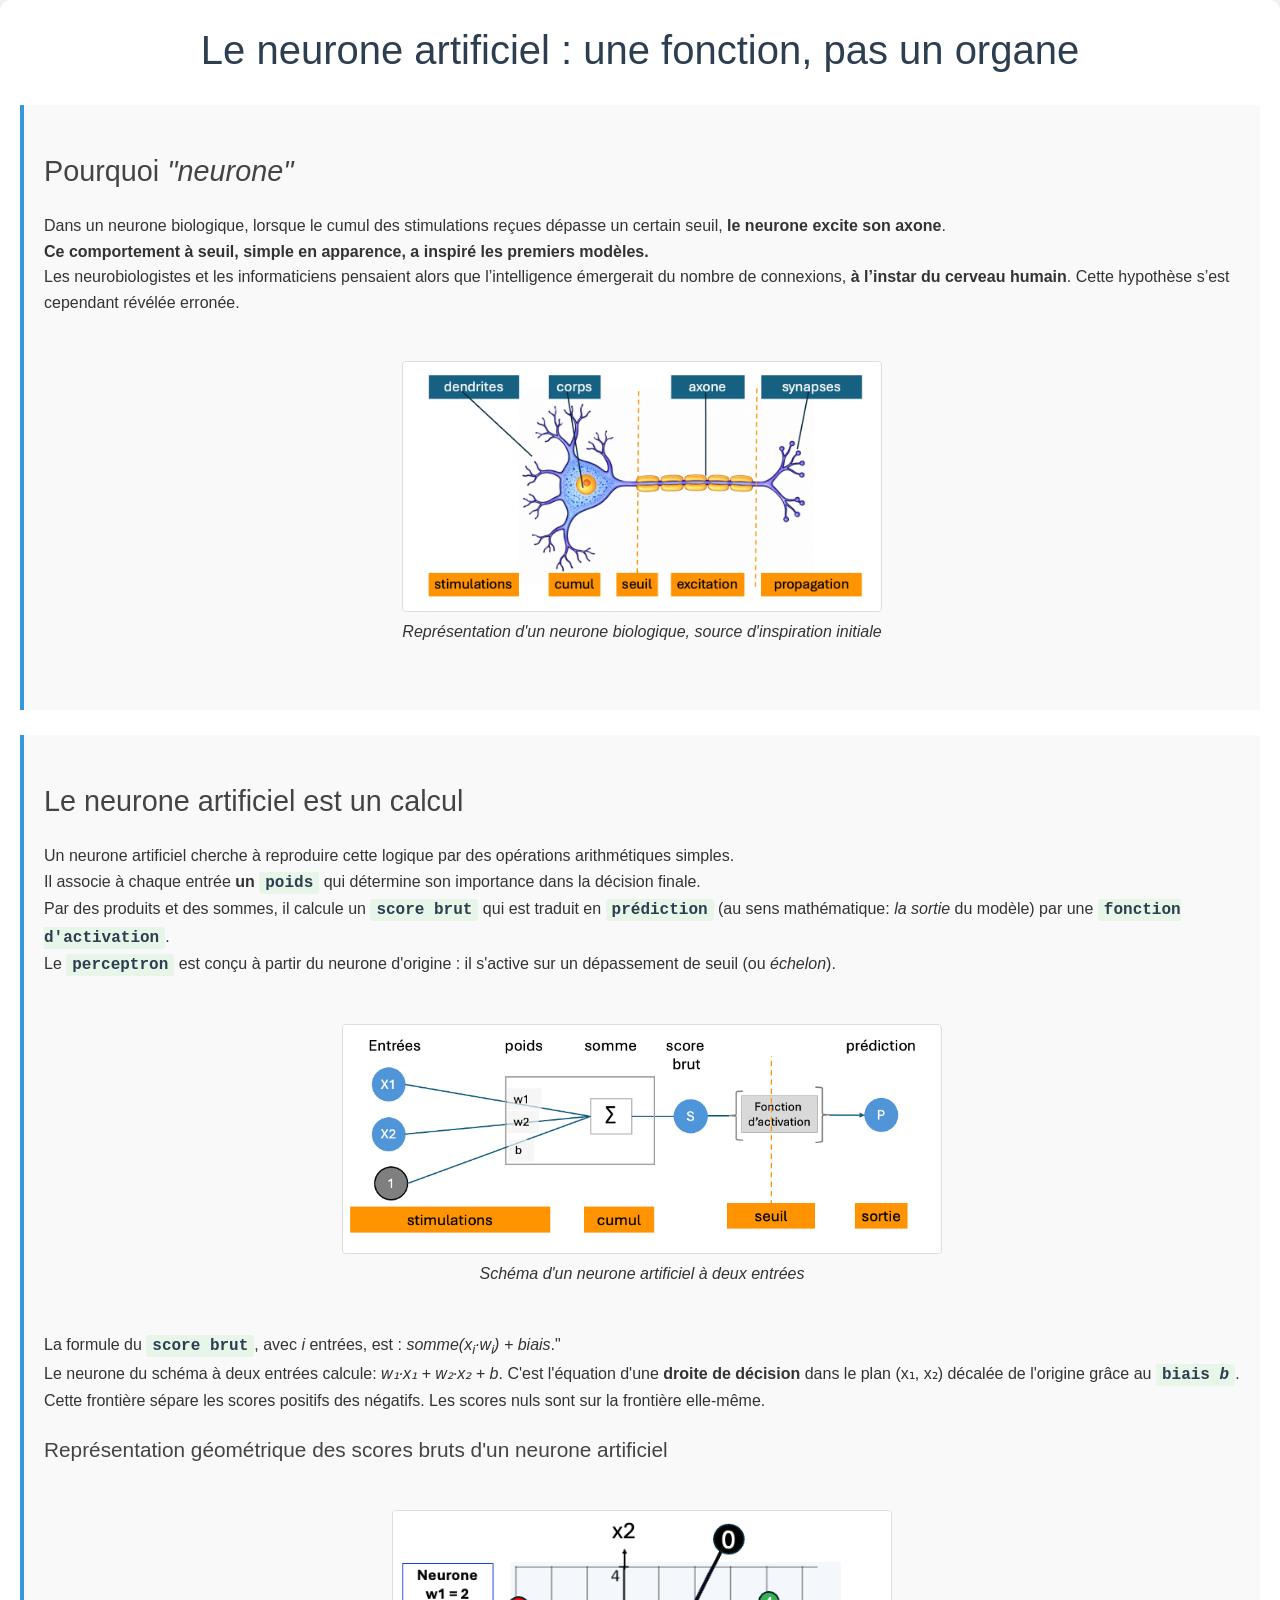
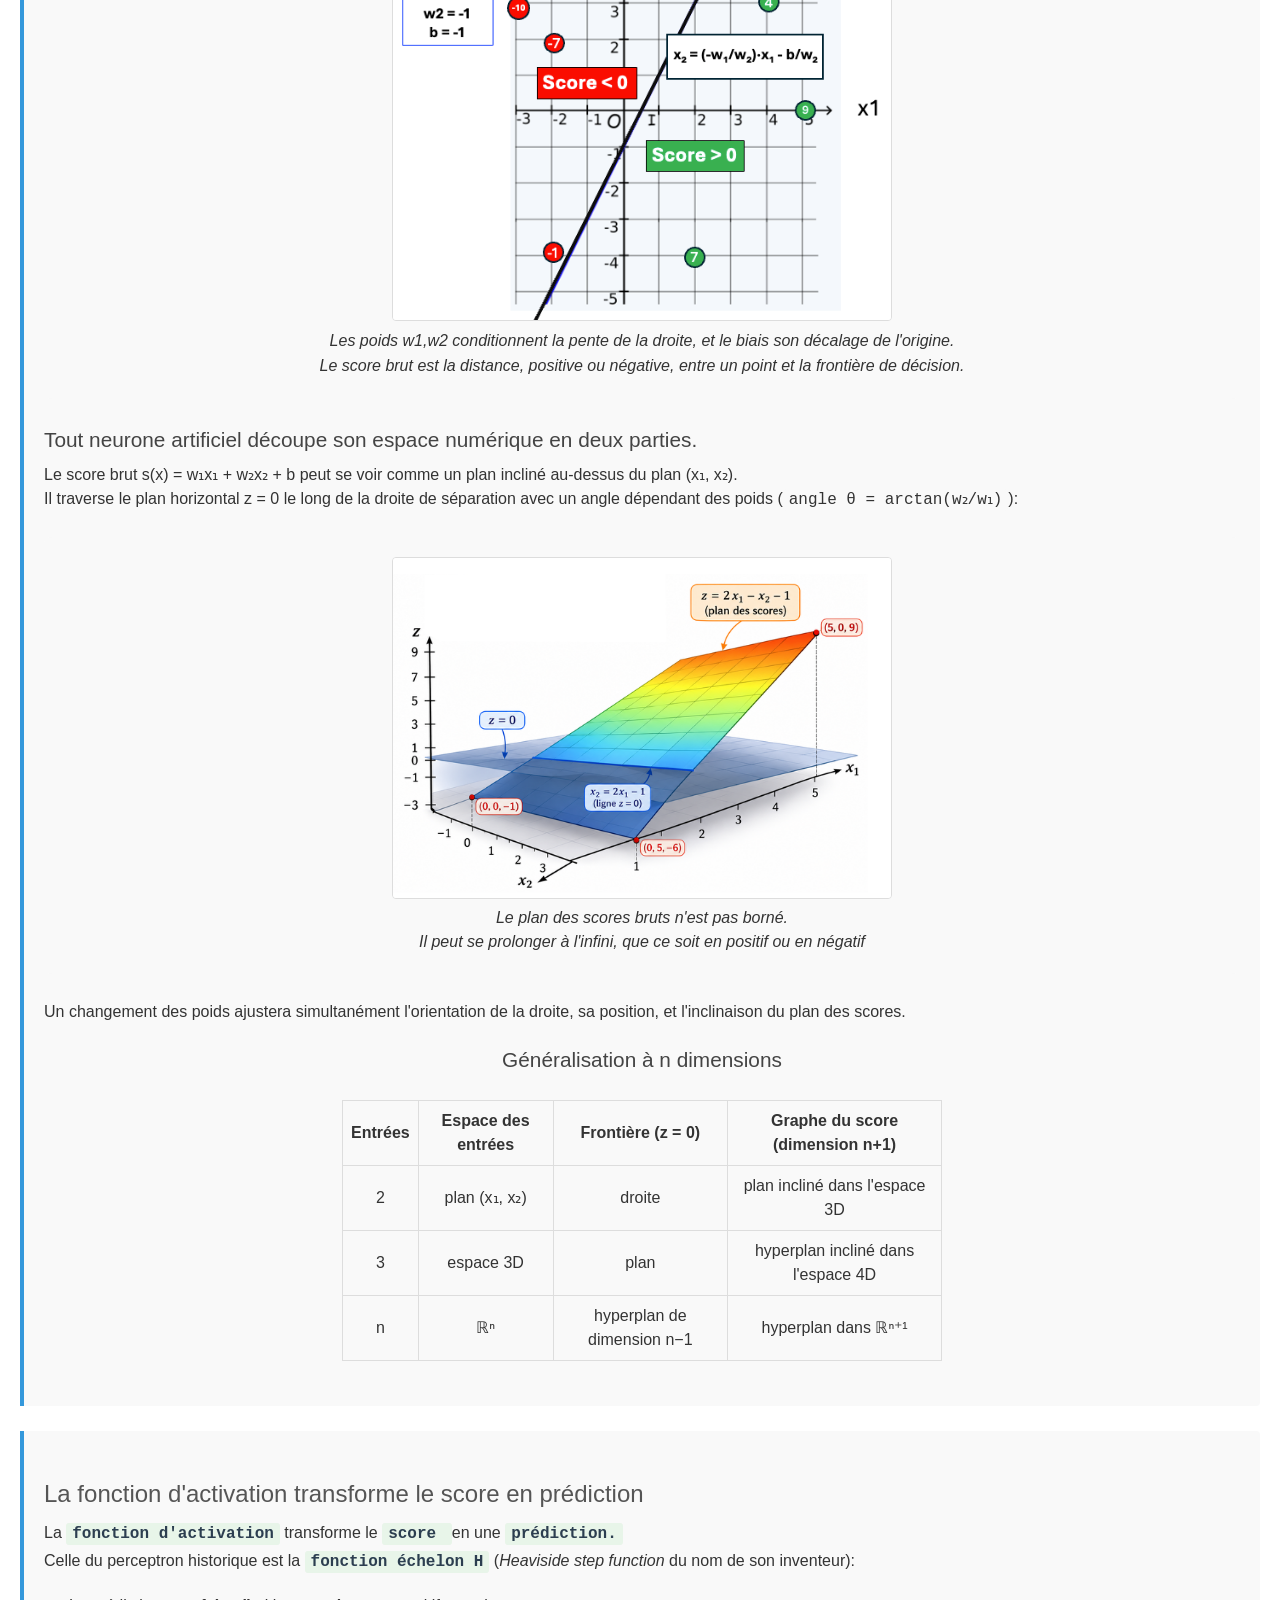
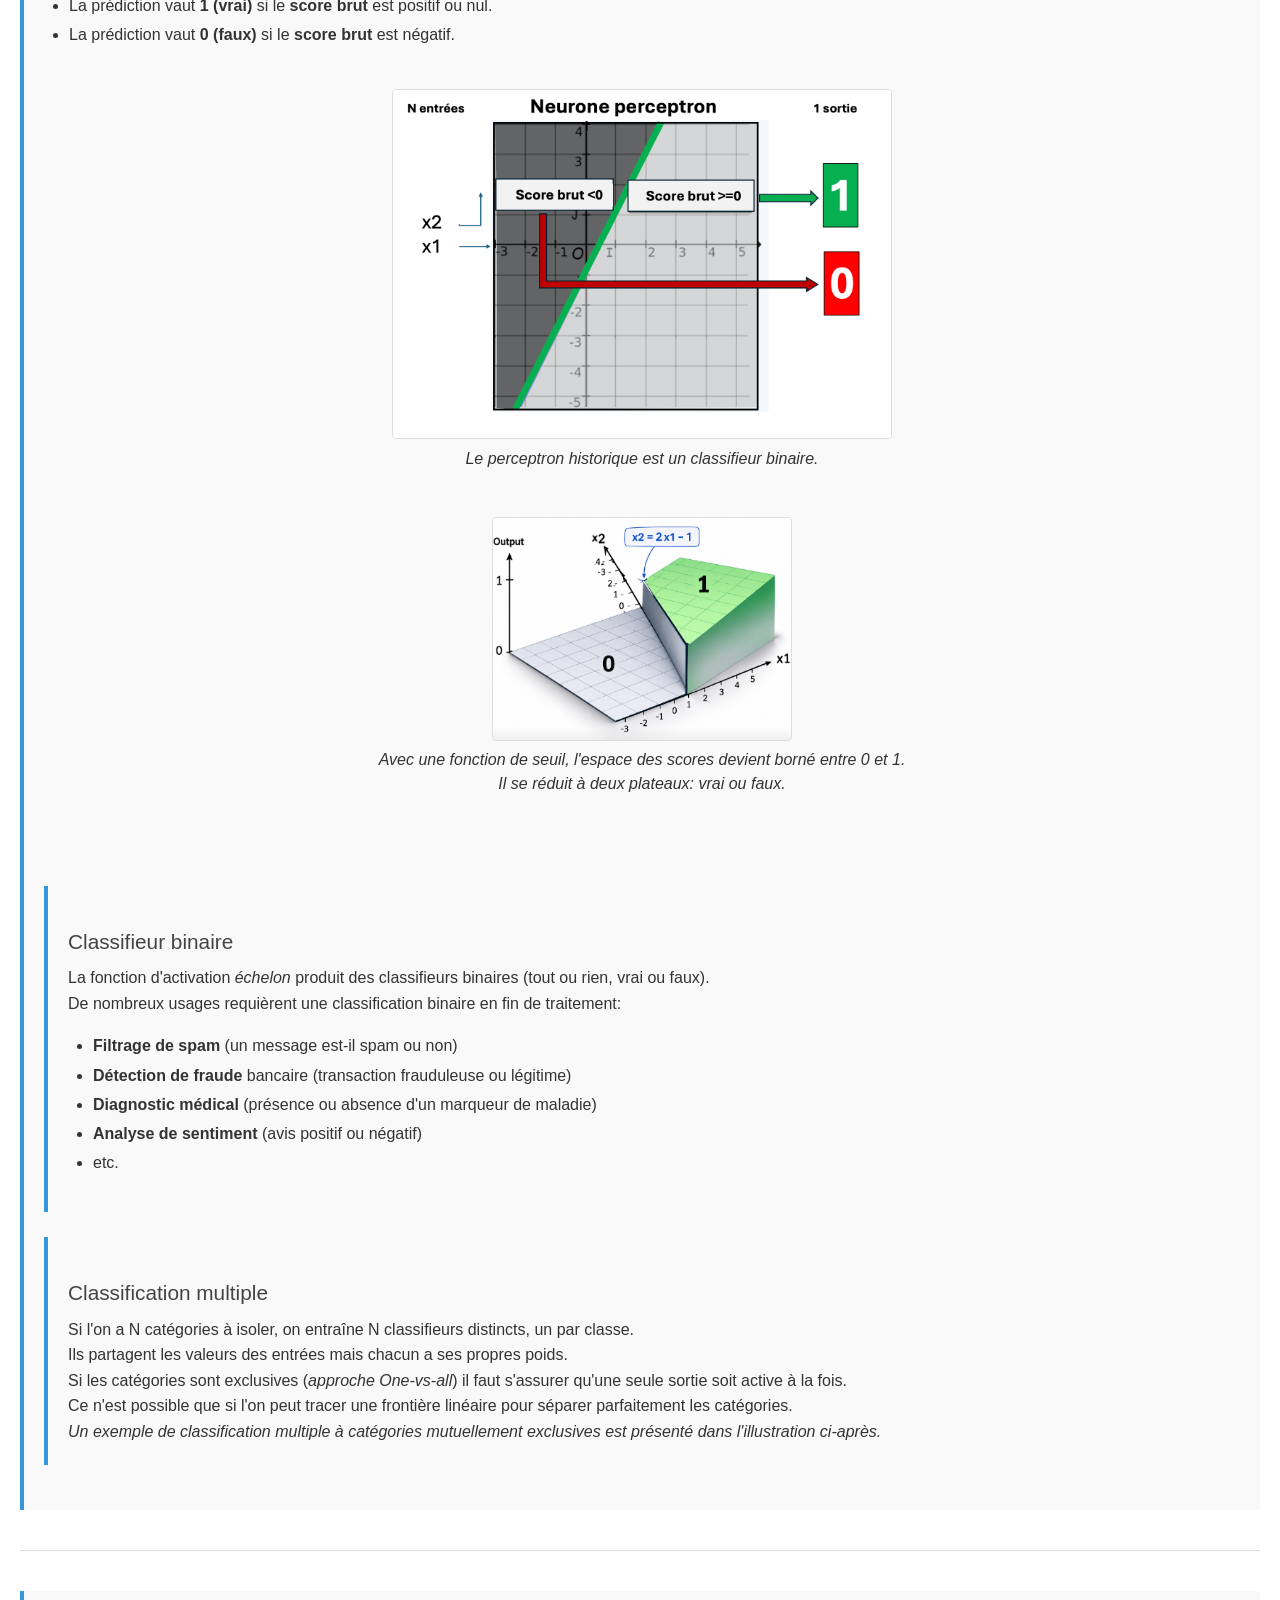
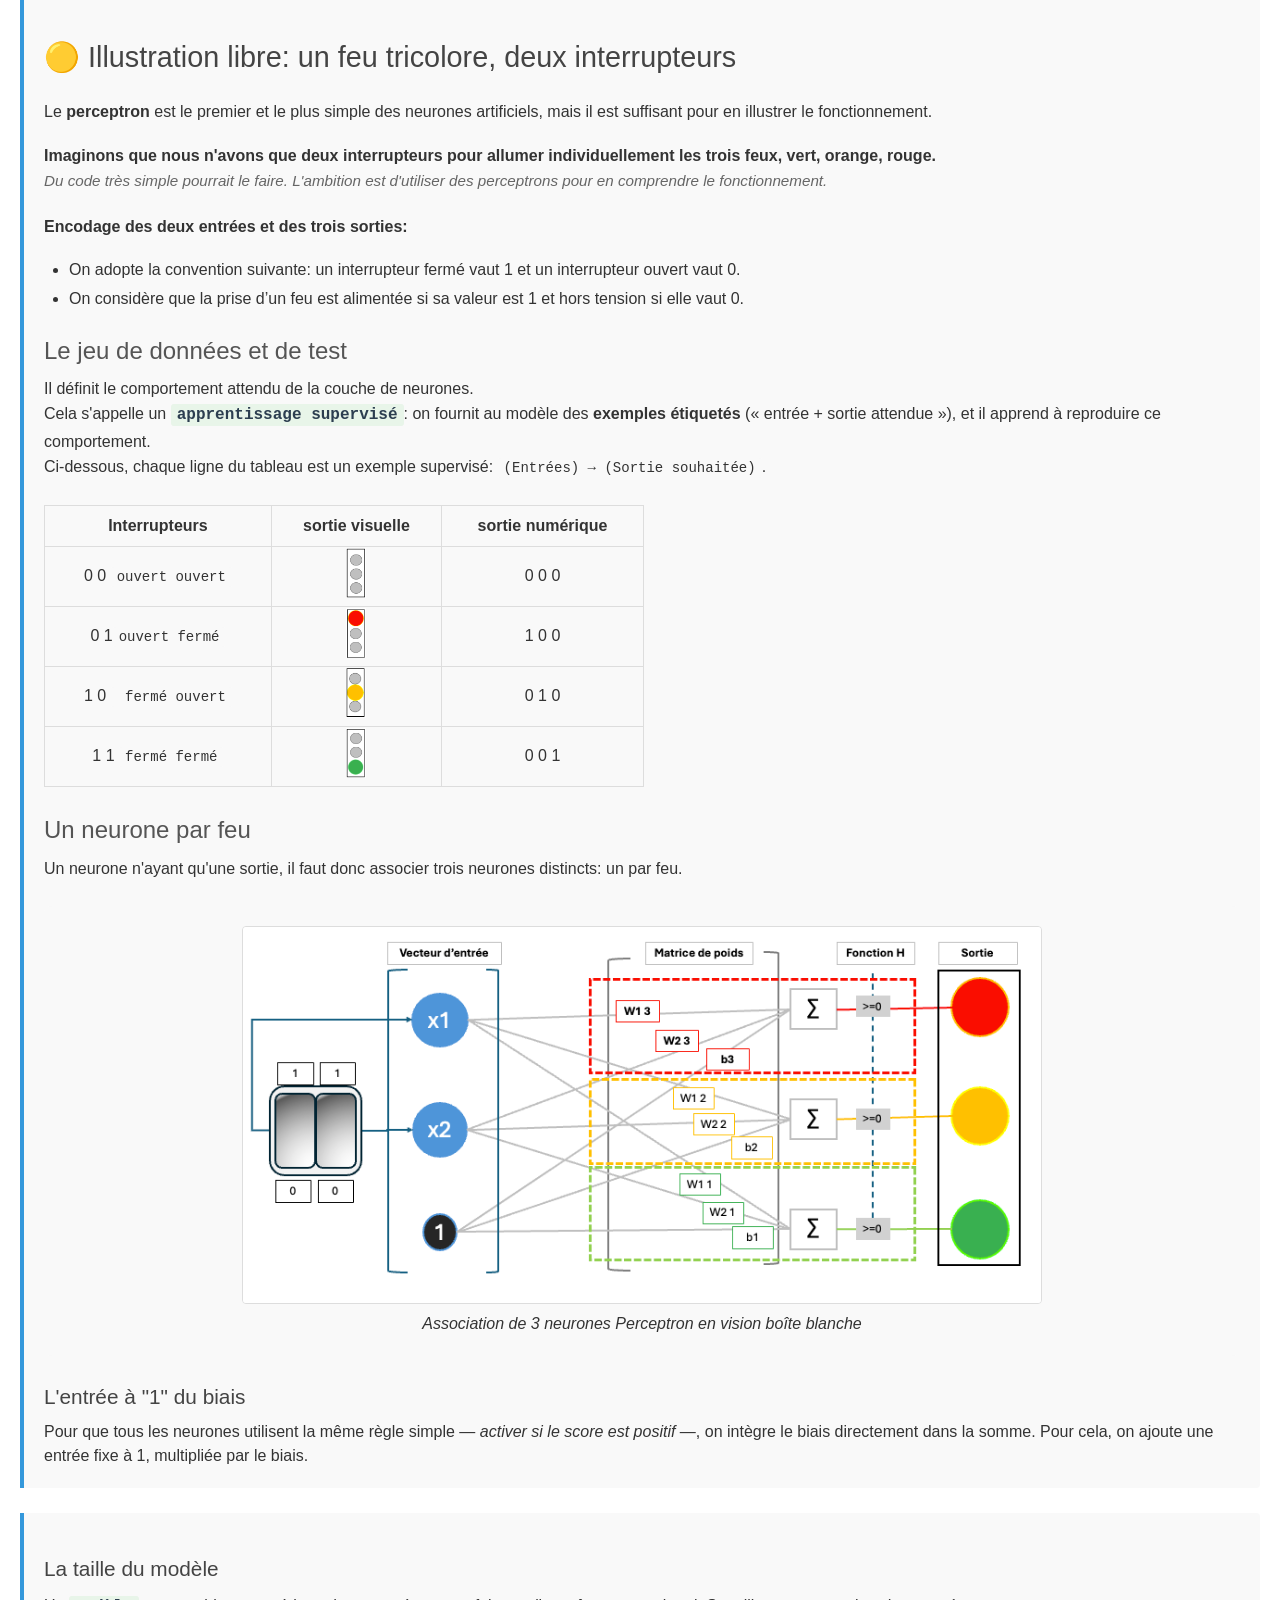
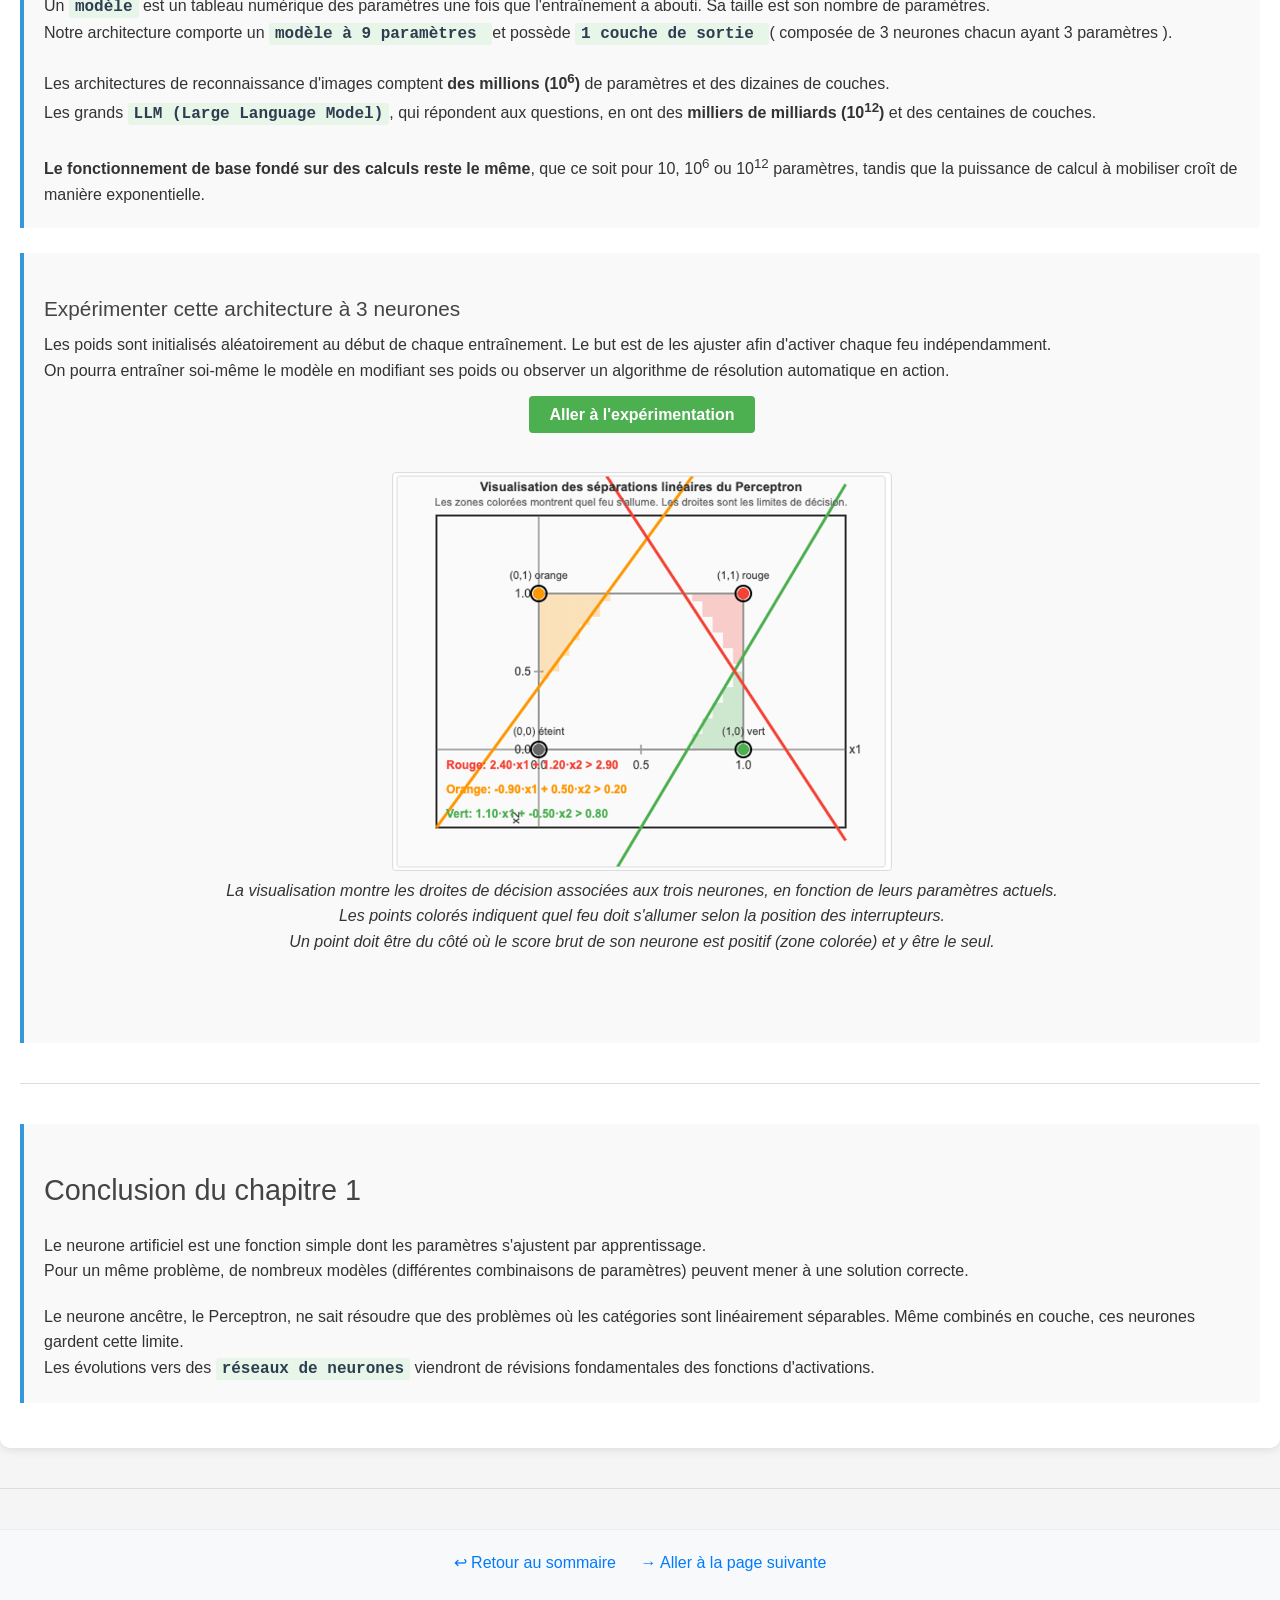
<file: chapitre1/chapitre1.html>
<!doctype html>
<html lang="fr">
    <head>
        <meta charset="UTF-8" />
        <meta name="viewport" content="width=device-width, initial-scale=1.0" />
        <title>Le neurone artificiel : une fonction, pas un organe</title>
        <link rel="stylesheet" href="../css/style.css" />
    </head>

    <body>
        <div class="container">
            <h1>Le neurone artificiel : une fonction, pas un organe</h1>

            <div class="section">
                <h2>Pourquoi <i>"neurone"</i></h2>
                <p>
                    Dans un neurone biologique, lorsque le cumul des
                    stimulations reçues dépasse un certain seuil,
                    <b>le neurone excite son axone</b>.
                    <br />
                    <b
                        >Ce comportement à seuil, simple en apparence, a inspiré
                        les premiers modèles.</b
                    >
                    <br />
                    Les neurobiologistes et les informaticiens pensaient alors
                    que l’intelligence émergerait du nombre de connexions,
                    <b>à l’instar du cerveau humain</b>. Cette hypothèse s’est
                    cependant révélée erronée.
                </p>
                <div class="image-container">
                    <img
                        src="img/neuroneBio.png"
                        alt="Schéma d'un neurone biologique"
                        width="480"
                    />
                    <p>
                        <em
                            >Représentation d'un neurone biologique, source
                            d'inspiration initiale</em
                        >
                    </p>
                </div>
            </div>
            <div class="section">
                <h2>Le neurone artificiel est un calcul</h2>
                <p>
                    Un neurone artificiel cherche à reproduire cette logique par
                    des opérations arithmétiques simples.
                    <br />
                    Il associe à chaque entrée <b>un</b>
                    <span class="keyword">poids</span> qui détermine son
                    importance dans la décision finale. <br />Par des produits
                    et des sommes, il calcule un
                    <span class="keyword">score brut</span>
                    qui est traduit en
                    <span class="keyword">prédiction</span> (au sens
                    mathématique: <i>la sortie</i> du modèle) par une
                    <span class="keyword">fonction d'activation</span>. <br />Le
                    <span class="keyword">perceptron</span> est conçu à partir
                    du neurone d'origine : il s'active sur un dépassement de
                    seuil (ou <i>échelon</i>).
                </p>
                <div class="image-container">
                    <img
                        src="img/perceptronUnique.png"
                        alt="Schéma d'un neurone à deux entrées"
                        width="600"
                    />
                    <p>
                        <em>Schéma d'un neurone artificiel à deux entrées</em>
                    </p>
                </div>
                <p>
                    La formule du <span class="keyword">score brut</span>, avec
                    <i>i</i> entrées, est :
                    <i>somme(x<sub>i</sub>·w<sub>i</sub>) + biais</i>."

                    <br />Le neurone du schéma à deux entrées calcule:
                    <i>w₁·x₁ + w₂·x₂ + b</i>. C'est l'équation d'une
                    <b>droite de décision</b> dans le plan (x₁, x₂) décalée de
                    l'origine grâce au
                    <span class="keyword">biais <i>b</i></span
                    >. <br />Cette frontière sépare les scores positifs des
                    négatifs. Les scores nuls sont sur la frontière elle-même.
                </p>

                <h4>
                    Représentation géométrique des scores bruts d'un neurone
                    artificiel
                </h4>

                <div class="image-container">
                    <img
                        src="img/uneDroite.png"
                        alt="Découpage d'un plan par une droite"
                        width="500"
                    />
                    <p>
                        <em>
                            Les poids w1,w2 conditionnent la pente de la droite,
                            et le biais son décalage de l'origine.
                            <br />
                            Le score brut est la distance, positive ou négative,
                            entre un point et la frontière de décision.
                        </em>
                    </p>
                </div>

                <h4>
                    Tout neurone artificiel découpe son espace numérique en deux
                    parties.
                </h4>

                Le score brut s(x) = w₁x₁ + w₂x₂ + b peut se voir comme un plan
                incliné au-dessus du plan (x₁, x₂). <br />
                Il traverse le plan horizontal z = 0 le long de la droite de
                séparation avec un angle dépendant des poids (<code
                    >angle θ = arctan(w₂/w₁)</code
                >):
                <div class="image-container">
                    <img
                        src="img/perceptron_score_brut.png"
                        alt="Découpage d'un plan par une droite"
                        width="500"
                    />
                    <br /><em
                        >Le plan des scores bruts n'est pas borné.<br />
                        Il peut se prolonger à l'infini, que ce soit en positif
                        ou en négatif</em
                    >
                </div>
                <p>
                    Un changement des poids ajustera simultanément l'orientation
                    de la droite, sa position, et l'inclinaison du plan des
                    scores.
                </p>
                <h4 class = "centered">Généralisation à n dimensions</h4>
                <table class = "centered">
                    <thead>
                        <tr>
                            <th>Entrées</th>
                            <th>Espace des entrées</th>
                            <th>Frontière (z = 0)</th>
                            <th>Graphe du score (dimension n+1)</th>
                        </tr>
                    </thead>
                    <tbody>
                        <tr>
                            <td>2</td>
                            <td>plan (x₁, x₂)</td>
                            <td>droite</td>
                            <td>plan incliné dans l'espace 3D</td>
                        </tr>
                        <tr>
                            <td>3</td>
                            <td>espace 3D</td>
                            <td>plan</td>
                            <td>hyperplan incliné dans l'espace 4D</td>
                        </tr>
                        <tr>
                            <td>n</td>
                            <td>ℝⁿ</td>
                            <td>hyperplan de dimension n−1</td>
                            <td>hyperplan dans ℝⁿ⁺¹</td>
                        </tr>
                    </tbody>
                </table>
            </div>
            <div class="section">
                <h3>
                    La fonction d'activation transforme le score en prédiction
                </h3>
                <p>
                    La
                    <span class="keyword">fonction d'activation</span>
                    transforme le <span class="keyword">score </span> en une
                    <span class="keyword">prédiction.</span>
                    <br />
                    Celle du perceptron historique est la
                    <span class="keyword">fonction échelon H</span> (<i
                        >Heaviside step function</i
                    >
                    du nom de son inventeur):
                </p>
                <ul>
                    <li>
                        La prédiction vaut <b>1 (vrai)</b> si le
                        <b>score brut</b> est positif ou nul.
                    </li>
                    <li>
                        La prédiction vaut <b>0 (faux)</b> si le
                        <b>score brut</b> est négatif.
                    </li>
                </ul>
                <div class="image-container">
                    <img
                        src="img/uneDroite_H.png"
                        width="500"
                        alt="Fonction échelon H"
                    />
                    <p>
                        <em
                            >Le perceptron historique est un classifieur
                            binaire.</em
                        >
                    </p>

                    <div class="image-container">
                        <img src="img/relief01.png" width=" 300" />
                        <br />
                        <em>
                            Avec une fonction de seuil, l'espace des scores
                            devient borné entre 0 et 1. <br />Il se réduit à deux plateaux:
                            vrai ou faux.
                        </em>
                    </div>
                </div>
                <!---->
                <div class="section">
                    <h4>Classifieur binaire</h4>
                    <p>
                        La fonction d'activation <i>échelon</i> produit des
                        classifieurs binaires (tout ou rien, vrai ou faux).
                        <br />De nombreux usages requièrent une classification
                        binaire en fin de traitement:
                    </p>
                    <ul>
                        <li>
                            <b>Filtrage de spam</b> (un message est-il spam ou
                            non)
                        </li>
                        <li>
                            <b>Détection de fraude</b> bancaire (transaction
                            frauduleuse ou légitime)
                        </li>
                        <li>
                            <b>Diagnostic médical</b> (présence ou absence d'un
                            marqueur de maladie)
                        </li>
                        <li>
                            <b>Analyse de sentiment</b> (avis positif ou
                            négatif)
                        </li>
                        <li>etc.</li>
                    </ul>
                </div>
                <div class="section">
                    <h4>Classification multiple</h4>
                    <p>
                        Si l'on a N catégories à isoler, on entraîne N
                        classifieurs distincts, un par classe.
                        <br />Ils partagent les valeurs des entrées mais chacun
                        a ses propres poids.

                        <br />Si les catégories sont exclusives (<i
                            >approche One-vs-all</i
                        >) il faut s'assurer qu'une seule sortie soit active à
                        la fois. <br />Ce n'est possible que si l'on peut tracer
                        une frontière linéaire pour séparer parfaitement les
                        catégories. <br /><em>
                            Un exemple de classification multiple à catégories
                            mutuellement exclusives est présenté dans
                            l'illustration ci-après.
                        </em>
                    </p>
                </div>
            </div>

            
            <hr />

            <div class="section">
                <h2>
                    🟡 Illustration libre: un feu tricolore, deux interrupteurs
                </h2>
                <p>
                    Le <b>perceptron</b> est le premier et le plus simple des
                    neurones artificiels, mais il est suffisant pour en
                    illustrer le fonctionnement.
                </p>

                <b
                    >Imaginons que nous n'avons que deux interrupteurs pour
                    allumer individuellement les trois feux, vert, orange,
                    rouge.</b
                >
                <p>
                    <span class="note">
                        Du code très simple pourrait le faire. L'ambition est
                        d'utiliser des perceptrons pour en comprendre le
                        fonctionnement.
                    </span>
                </p>
                <p>
                    <b>Encodage des deux entrées et des trois sorties:</b>
                </p>
                <ul>
                    <li>
                        On adopte la convention suivante: un
                        interrupteur fermé vaut 1 et un interrupteur
                        ouvert vaut 0.<br />
                    </li>
                    <li>
                        On considère que la prise d’un feu est alimentée si sa
                        valeur est 1 et hors tension si elle vaut 0.
                    </li>
                </ul>

                <h3>Le jeu de données et de test</h3>
                Il définit le comportement attendu de la couche de neurones.
                <p>
                    Cela s'appelle un
                    <span class="keyword">apprentissage supervisé</span>: on
                    fournit au modèle des <b>exemples étiquetés</b> (« entrée +
                    sortie attendue »), et il apprend à reproduire ce
                    comportement. <br />Ci-dessous, chaque ligne du tableau est
                    un exemple supervisé:
                    <span class="code">(Entrées) → (Sortie souhaitée)</span>.
                </p>
                <div class="center">
                    <table class="weight-table">
                        <thead>
                            <tr>
                                <th>Interrupteurs</th>
                                <th>sortie visuelle</th>
                                <th>sortie numérique</th>
                            </tr>
                        </thead>
                        <tbody>
                            <tr style="height: 60px">
                                <td>
                                    0 0 <span class="code"> ouvert ouvert</span>
                                </td>
                                <td>
                                    <img
                                        src="img/000.png"
                                        alt="Feu éteint"
                                        width="50"
                                        style="
                                            transform-origin: center;
                                            display: inline-block;
                                            rotate: 90deg;
                                        "
                                    />
                                </td>
                                <td>0 0 0</td>
                            </tr>
                            <tr style="height: 60px">
                                <td>
                                    0 1<span class="code">ouvert fermé </span>
                                </td>
                                <td>
                                    <img
                                        src="img/100.png"
                                        alt="Feu vert allumé"
                                        width="50"
                                        style="
                                            transform-origin: center;
                                            display: inline-block;
                                            rotate: -90deg;
                                        "
                                    />
                                </td>
                                <td>1 0 0</td>
                            </tr>
                            <tr style="height: 60px">
                                <td>
                                    1 0
                                    <span class="code">&nbsp;fermé ouvert</span>
                                </td>
                                <td>
                                    <img
                                        src="img/010.png"
                                        alt="Feu orange allumé"
                                        width="50"
                                        style="
                                            transform-origin: center;
                                            display: inline-block;
                                            rotate: 90deg;
                                        "
                                    />
                                </td>
                                <td>0 1 0</td>
                            </tr>
                            <tr style="height: 60px">
                                <td>
                                    1 1 <span class="code">fermé fermé</span>
                                </td>
                                <td>
                                    <img
                                        src="img/001.png"
                                        alt="Feu rouge allumé"
                                        width="50"
                                        style="
                                            transform-origin: center;
                                            display: inline-block;
                                            rotate: -90deg;
                                        "
                                    />
                                </td>
                                <td>0 0 1</td>
                            </tr>
                        </tbody>
                    </table>
                </div>

                <h3>Un neurone par feu</h3>
                <p>
                    Un neurone n'ayant qu'une sortie, il faut donc associer trois
                    neurones distincts: un par feu.
                </p>
                <div class="image-container">
                    <img
                        width="800"
                        src="img/NeuronesUneCoucheVertical.png"
                        alt="Représentation un neurone par feu"
                    />
                    <p>
                        <em>
                            Association de 3 neurones Perceptron en vision boîte
                            blanche<br />
                        </em>
                    </p>
                </div>

                <h4>L'entrée à "1" du biais</h4>
                Pour que tous les neurones utilisent la même règle simple —
                <i>activer si le score est positif</i> —, on intègre le biais
                directement dans la somme. Pour cela, on ajoute une
                entrée fixe à 1, multipliée par le biais.
            </div>
            <div class="section">
                <h4>La taille du modèle</h4>
                <p>
                    Un <span class="keyword">modèle</span> est un tableau
                    numérique des paramètres une fois que l'entraînement a abouti. 
                    Sa taille est son nombre de paramètres.<br />

                    Notre architecture comporte un
                    <span class="keyword"
                        >modèle à <b>9</b> paramètres   </span>et possède <span class="keyword">1 couche de sortie  </span>
                    </span>
                    ( composée de 3 neurones chacun ayant 3 paramètres ). <br />

</p><p>

                    Les architectures de reconnaissance d'images comptent 
                    <b>des millions (10<sup>6</sup>)</b> de paramètres et des
                    dizaines de couches.<br />
                    Les grands
                    <span class="keyword">LLM (Large Language Model)</span>, qui
                    répondent aux questions, en ont des
                    <b>milliers de milliards (10<sup>12</sup>)</b> et des
                    centaines de couches.<br />

                    <br /><b
                        >Le fonctionnement de base fondé sur des calculs reste le
                        même</b
                    >, que ce soit pour 10, 10<sup>6</sup> ou 10<sup>12</sup>
                    paramètres, tandis que la puissance de calcul à mobiliser croît de manière 
                    exponentielle.
                </p>
            </div>
            <div class="section">
                <h4>Expérimenter cette architecture à 3 neurones</h4>
                <p>
                    Les poids sont initialisés aléatoirement au début de chaque
                    entraînement. Le but est de les ajuster afin d'activer chaque
                    feu indépendamment.
                    <br />On pourra entraîner soi-même le modèle en modifiant
                    ses poids ou observer un algorithme de résolution automatique en
                    action.
                </p>
                <div class="center" style="margin: 20px 0">
                    <a href="./chapitre1-1.html" class="more-info-button"
                        >Aller à l'expérimentation</a
                    >
                </div>

                <div class="image-container">
                    <img
                        src="img/troisDroites.png"
                        width="500"
                        alt="Visualisation des trois droites de décision"
                    />
                    <p>
                        <em>
                            La visualisation montre les droites de décision associées aux
                            trois neurones, en fonction de leurs paramètres actuels.
                            <br />
                            Les points colorés indiquent quel feu doit s'allumer
                            selon la position des interrupteurs.
                            <br />
                            Un point doit être du côté où le score brut de son
                            neurone est positif (zone colorée) et y être le
                            seul.
                        </em>
                    </p>
                     
                </div>
            </div>
      


            <hr />
            <div class="section">
                <h2>Conclusion du chapitre 1</h2>
                <p>
                    Le neurone artificiel est une fonction simple dont les paramètres s'ajustent par apprentissage. 
                    
             <!--  <br> Par un suivi des erreurs (trop haut, trop bas), on fait évoluer le calcul dans la bonne direction en observant les changements induits par de petites variations des poids. -->
                    <br> Pour un même problème, de nombreux  modèles (différentes combinaisons de paramètres)  peuvent mener à une solution correcte.
                    

                </p><p>
                    Le neurone ancêtre, le Perceptron,  ne sait résoudre que des problèmes où les catégories sont linéairement séparables. 
                    Même combinés en couche, ces neurones gardent cette limite.
                   <br> Les évolutions vers des <span class = "keyword">réseaux de neurones</span> viendront de révisions fondamentales des fonctions d'activations.
                   
                </p>
            </div>

  </div>


        <hr />
        <div
            style="
                margin-top: 40px;
                text-align: center;
                padding: 20px;
                background-color: #f8f9fa;
                border-top: 1px solid #e9ecef;
            "
        >
            <p style="margin-bottom: 15px">
                <a
                    href="../index.html"
                    style="
                        margin-right: 20px;
                        text-decoration: none;
                        color: #007bff;
                    "
                    >↩ Retour au sommaire</a
                >
                <a
                    href="../chapitre2/chapitre2.html"
                    style="text-decoration: none; color: #007bff"
                    >→ Aller à la page suivante</a
                >
            </p>
        </div>
    </body>
</html>
</file>
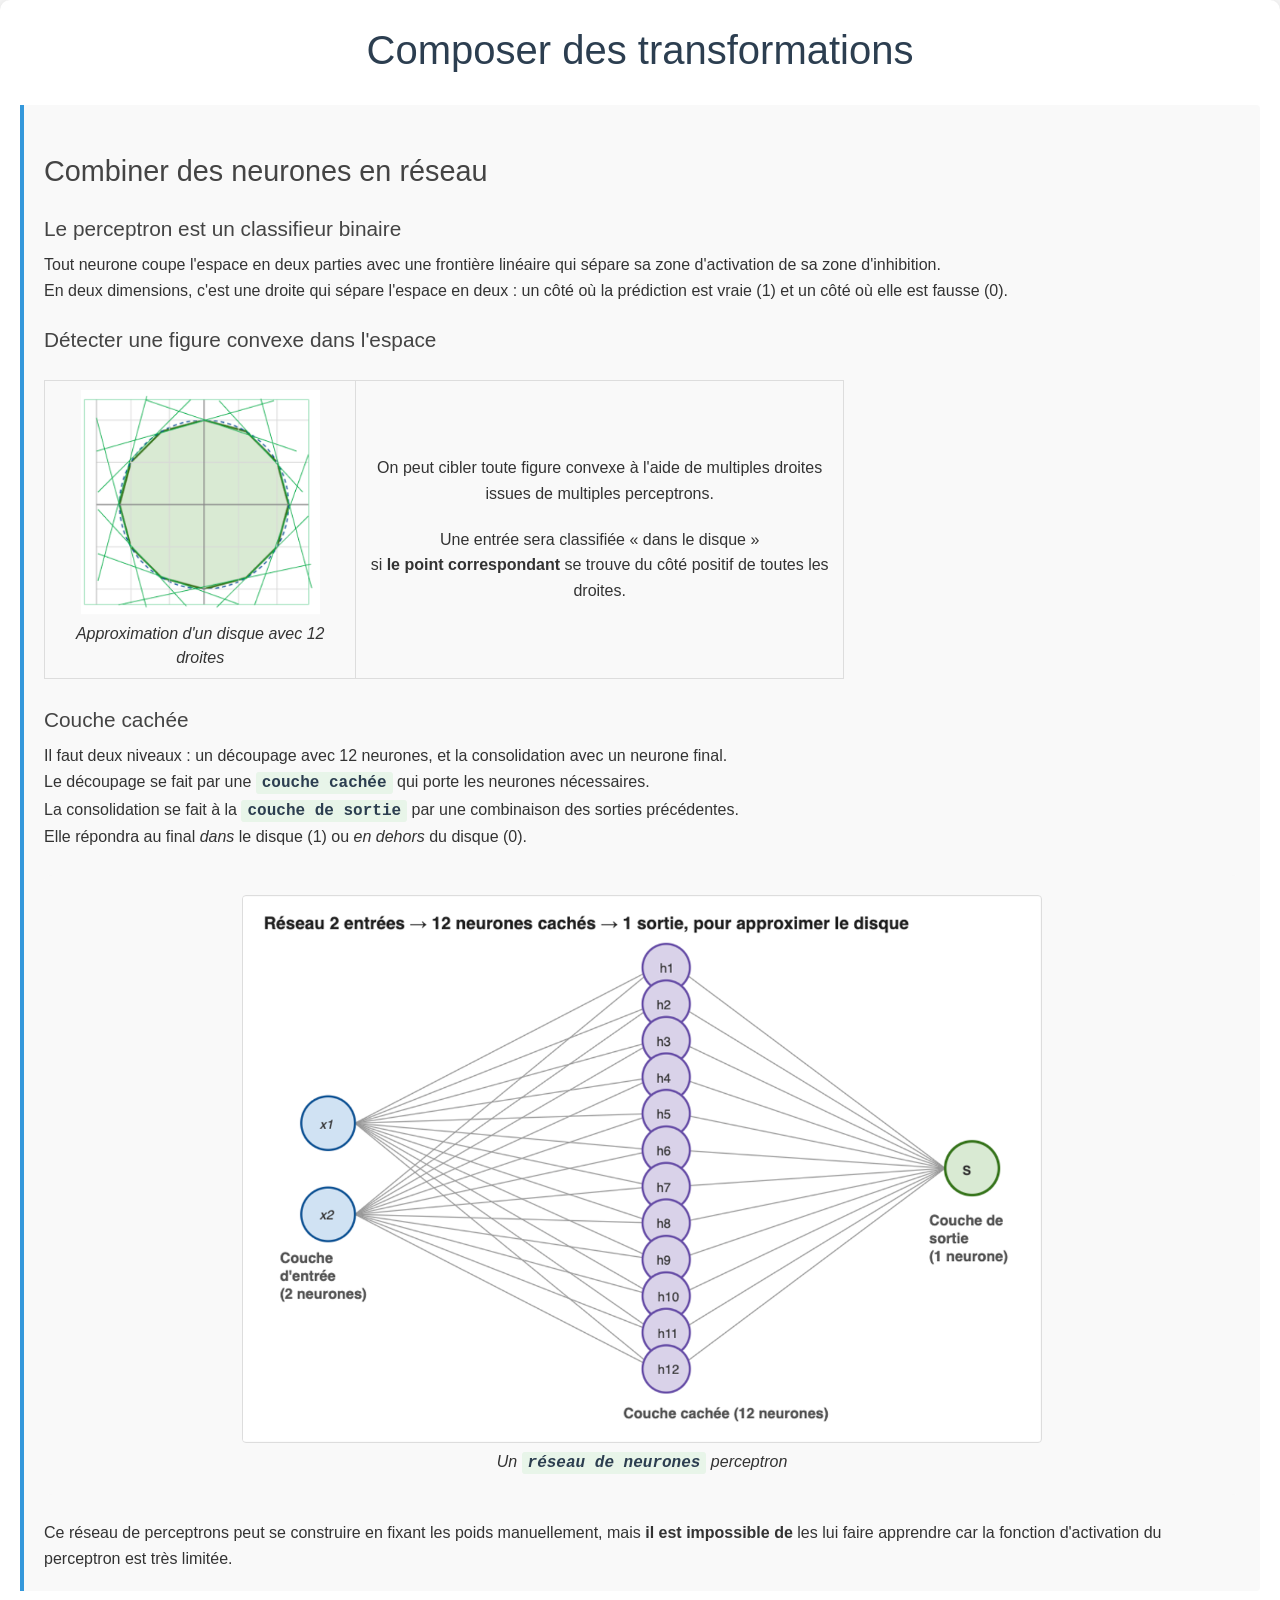
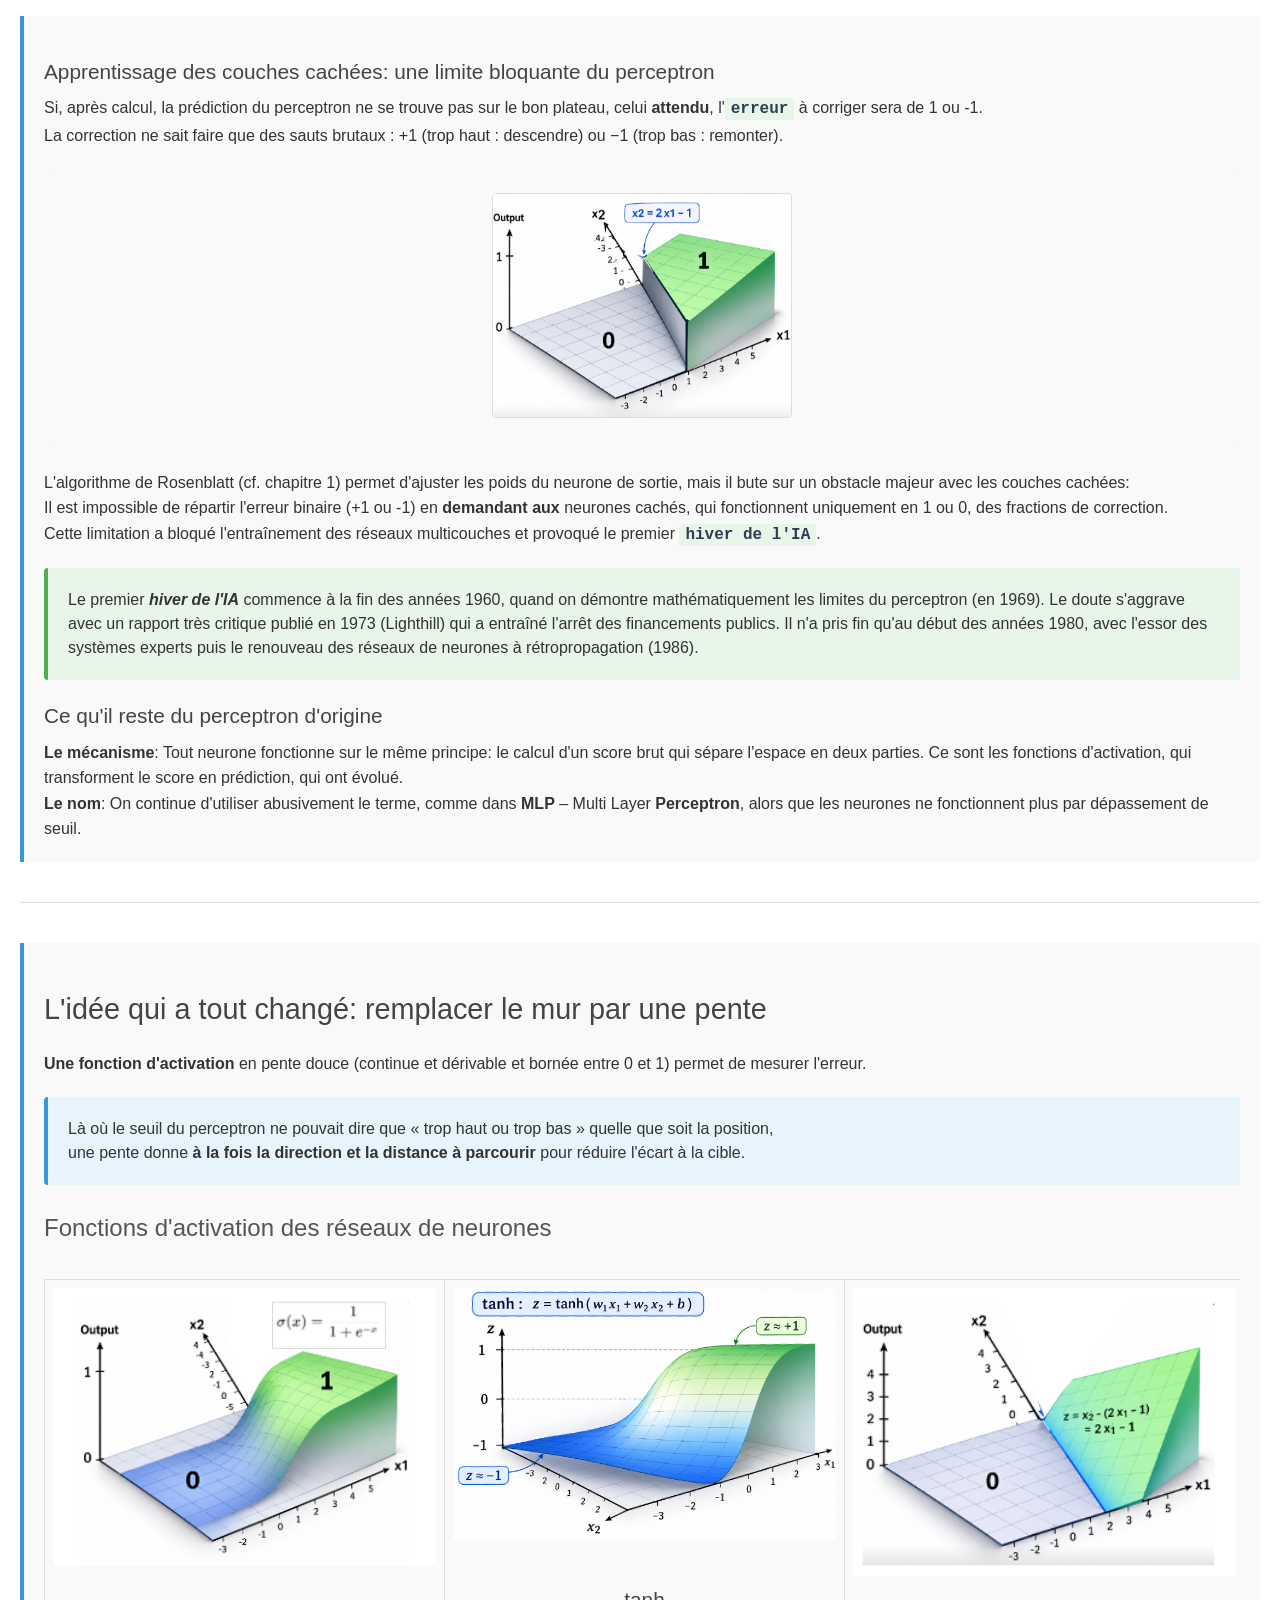
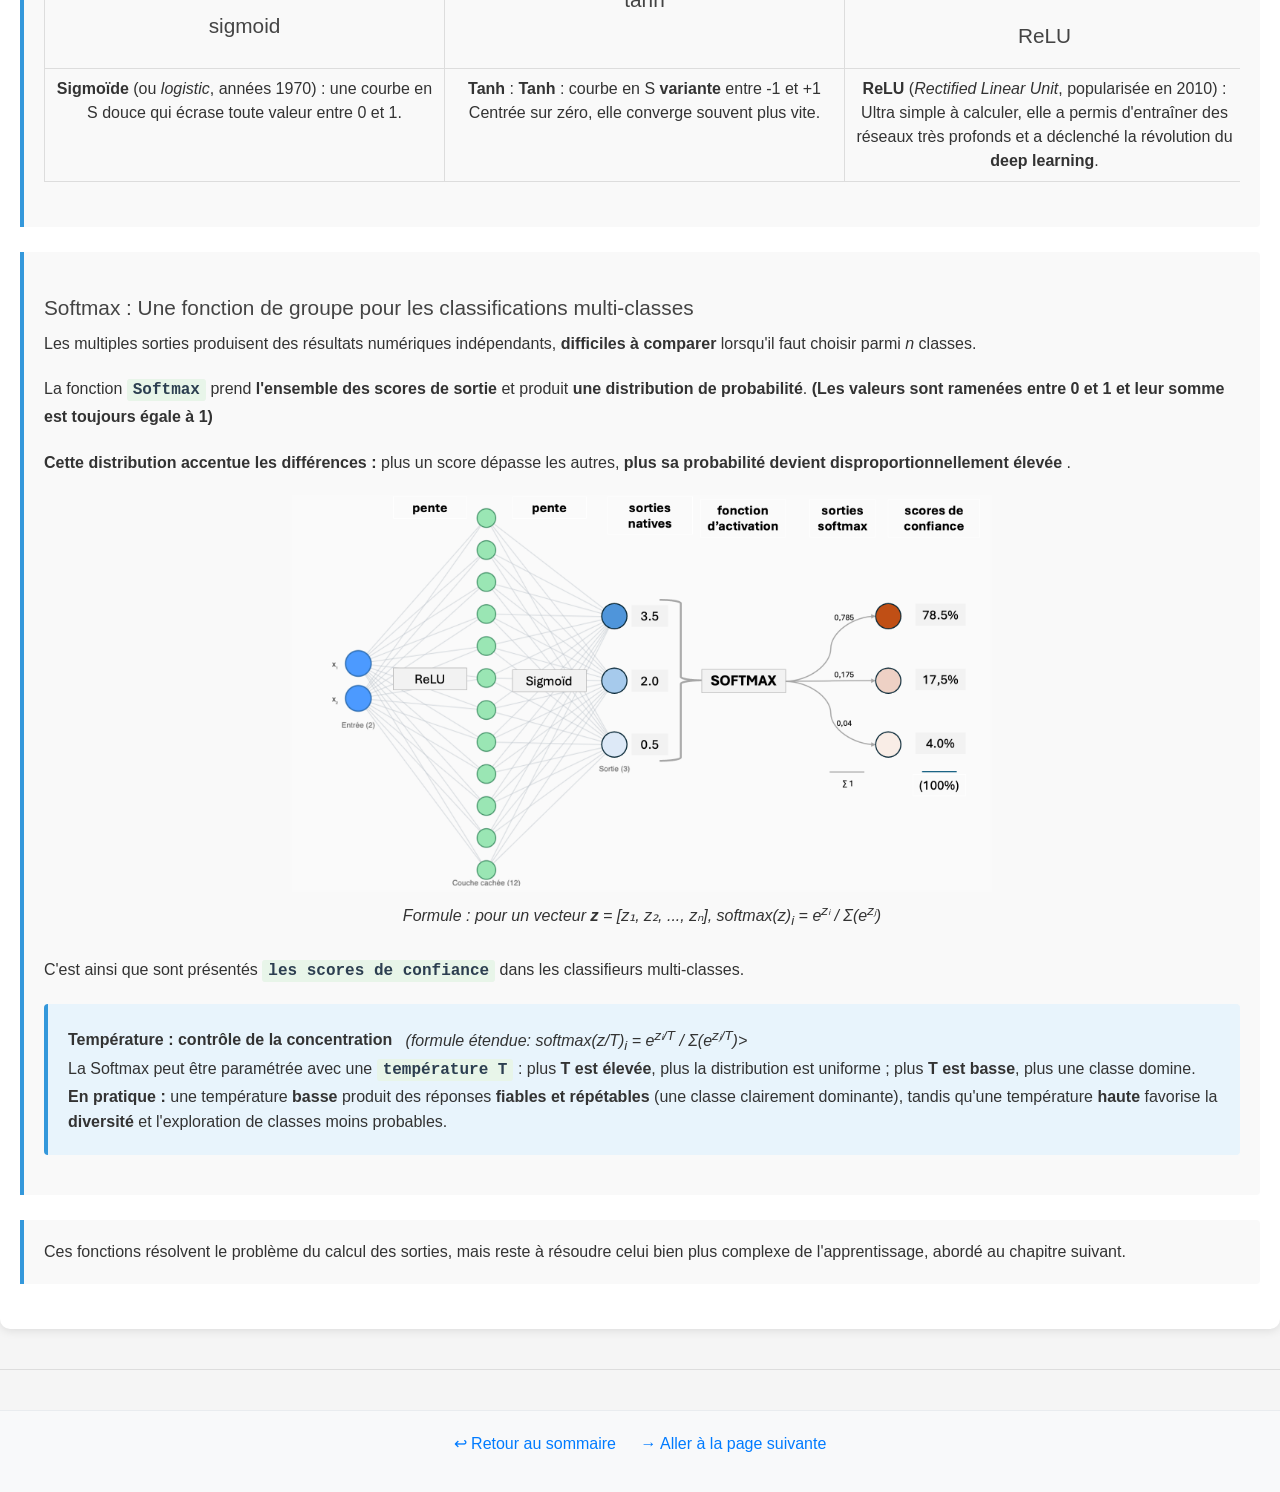
<file: chapitre2/chapitre2.html>
<!doctype html>
<html lang="fr">
    <head>
        <meta charset="UTF-8" />
        <meta name="viewport" content="width=device-width, initial-scale=1.0" />
        <title>2 — Le réseau : composer des transformations</title>
        <link rel="stylesheet" href="../css/style.css" />
        <style>
            /* Tableau des fonctions d'activation - 3 colonnes égales */
            .activation-table {
                width: 100%;
                table-layout: fixed;
            }
            .activation-table td {
                width: 400px;
                vertical-align: top;
            }
            .table-container {
                overflow-x: auto;
            }
            .activation-table img {
                max-width: 100%;
                height: auto;
                display: block;
                margin: 0 auto;
            }

            @media (max-width: 768px) {
                .activation-table tr {
                    display: block;
                }
                .activation-table td {
                    display: block;
                    width: 100% !important;
                    margin-bottom: 20px;
                    padding: 8px;
                    box-sizing: border-box;
                }
            }

            /* Ajustement dynamique de l'image softmax uniquement */
            .center img[alt*='softmax'] {
                max-width: 100%;
                height: auto;
            }
        </style>
    </head>

    <body>
        <div class="container">
            <h1>Composer des transformations</h1>

            <div class="section">
                <h2>Combiner des neurones en réseau</h2>
                <h4>Le perceptron est un classifieur binaire</h4>
                <p>
                    Tout neurone coupe l'espace en deux parties avec une
                    frontière linéaire qui sépare sa zone d'activation de sa
                    zone d'inhibition.
                    <br />
                    En deux dimensions, c'est une droite qui sépare l'espace en
                    deux : un côté où la prédiction est vraie (1) et un côté où
                    elle est fausse (0).
                </p>

                <h4>Détecter une figure convexe dans l'espace</h4>
                <table
                    style="
                        border-collapse: collapse;
                        border: none;
                        max-width: 800px;
                    "
                >
                    <tr>
                        <td>
                            <img
                                width="240"
                                src="img/cercleA12droites.png"
                                alt="Approximation d'un disque avec 12 droites (12 neurones)"
                            />
                            <br /><em
                                >Approximation d'un disque avec 12 droites</em
                            >
                        </td>
                        <td>
                            <p>
                                On peut cibler toute figure convexe à l'aide de
                                multiples droites
                                <br />
                                issues de multiples perceptrons.
                            </p>
                            <p>
                                Une entrée sera classifiée « dans le disque »
                                <br />si <b>le point correspondant</b> se trouve
                                du côté positif de toutes les droites.
                            </p>
                        </td>
                    </tr>
                </table>

                <h4>Couche cachée</h4>
                <p>
                    Il faut deux niveaux : un découpage avec 12 neurones, et la
                    consolidation avec un neurone final. <br />
                    Le découpage se fait par une
                    <span class="keyword">couche cachée</span> qui porte les
                    neurones nécessaires. <br />La consolidation se fait à la
                    <span class="keyword">couche de sortie</span> par une
                    combinaison des sorties précédentes. <br />Elle répondra au
                    final <i>dans</i> le disque (1) ou <i>en dehors</i> du
                    disque (0).
                </p>
                <div class="image-container">
                    <img
                        width="800px"
                        src="img/reseauA12.png"
                        alt="Réseau de 12 neurones"
                    />
                    <br /><em>
                        Un
                        <span class="keyword">réseau de neurones</span>
                        perceptron
                    </em>
                </div>
                <p>
                    Ce réseau de perceptrons peut se construire en fixant les
                    poids manuellement, mais <b>il est impossible de</b> les lui
                    faire apprendre car la fonction d'activation du perceptron
                    est très limitée.
                </p>
            </div>
            <div class="section">
                <h4>
                    Apprentissage des couches cachées: une limite bloquante du
                    perceptron
                </h4>
                <p>
                    Si, après calcul, la prédiction du perceptron ne se trouve
                    pas sur le bon plateau, celui <b>attendu</b>, l'<span
                        class="keyword"
                        >erreur</span
                    >
                    à corriger sera de 1 ou -1. <br />La correction ne sait
                    faire que des sauts brutaux : +1 (trop haut : descendre) ou
                    −1 (trop bas : remonter).
                </p>
                <div class="image-container">
                    <img
                        src="img/relief01.png"
                        width="300"
                        alt="Front vertical du perceptron"
                    />
                </div>
                <p>
                    L'algorithme de Rosenblatt (cf. chapitre 1) permet d'ajuster
                    les poids du neurone de sortie, mais il bute sur un obstacle
                    majeur avec les couches cachées:

                    <br />Il est impossible de répartir l'erreur binaire (+1 ou
                    -1) en <b>demandant aux</b> neurones cachés, qui
                    fonctionnent uniquement en 1 ou 0, des fractions de
                    correction. <br />Cette limitation a bloqué l'entraînement
                    des réseaux multicouches et provoqué le premier
                    <b> <span class="keyword">hiver de l'IA</span></b
                    >.
                </p>
                <div class="info">
                    Le premier <b><i>hiver de l'IA</i></b> commence à la fin des
                    années 1960, quand on démontre mathématiquement les limites
                    du perceptron (en 1969). Le doute s'aggrave avec un rapport
                    très critique publié en 1973 (Lighthill) qui a entraîné
                    l'arrêt des financements publics. Il n'a pris fin qu'au
                    début des années 1980, avec l'essor des systèmes experts
                    puis le renouveau des réseaux de neurones à rétropropagation
                    (1986).
                </div>

                <h4>Ce qu'il reste du perceptron d'origine</h4>
                <p>
                    <b>Le mécanisme</b>: Tout neurone fonctionne sur le même
                    principe: le calcul d'un score brut qui sépare l'espace en
                    deux parties. Ce sont les fonctions d'activation,
                    qui transforment le score en prédiction, qui ont
                    évolué.
                    <br />
                    <b>Le nom</b>: On continue d'utiliser abusivement le terme,
                    comme dans <b>MLP</b> – Multi Layer <b>Perceptron</b>, alors
                    que les neurones ne fonctionnent plus par dépassement de
                    seuil.
                </p>
            </div>

            <hr />

            <div class="section">
                <h2>
                    L'idée qui a tout changé: remplacer le mur par une pente
                </h2>
                <p>
                    <b>Une fonction d'activation</b> en pente douce (continue et
                    dérivable et bornée entre 0 et 1) permet de mesurer
                    l'erreur.
                </p>
                <div class="important-box">
                    Là où le seuil du perceptron ne pouvait dire que « trop haut
                    ou trop bas » quelle que soit la position,

                    <br />une pente donne
                    <b>à la fois la direction et la distance à parcourir</b>
                    pour réduire l'écart à la cible.
                </div>

                <h3>Fonctions d'activation des réseaux de neurones</h3>

                <div class="table-container">
                    <table class="activation-table">
                        <tbody>
                            <tr>
                                <td>
                                    <div class="center">
                                        <img
                                            src="img/sigmoid.png"
                                            width="400"
                                            alt="Front lissé de la sigmoide"
                                        />
                                        <br />
                                        <h4>sigmoid</h4>
                                    </div>
                                </td>
                                <td>
                                    <div class="center">
                                        <img
                                            src="img/tanh.png"
                                            width="400"
                                            alt="Front tangente H"
                                        />
                                        <br />
                                        <h4>tanh</h4>
                                    </div>
                                </td>
                                <td>
                                    <div class="center">
                                        <img
                                            src="img/ReLU.png"
                                            width="400"
                                            alt="Front ReLU"
                                        />
                                        <br />
                                        <h4>ReLU</h4>
                                    </div>
                                </td>
                            </tr>
                            <tr>
                                <td>
                                    <b>Sigmoïde</b> (ou <i>logistic</i>, années
                                    1970) : une courbe en S douce qui écrase
                                    toute valeur entre 0 et 1.
                                </td>
                                <td>
                                    <b>Tanh</b> : <b>Tanh</b> : courbe en S
                                    <b>variante</b> entre -1 et +1 Centrée sur
                                    zéro, elle converge souvent plus vite.
                                </td>
                                <td>
                                    <b>ReLU</b> (<i>Rectified Linear Unit</i>,
                                    popularisée en 2010) : Ultra simple à
                                    calculer, elle a permis d'entraîner des
                                    réseaux très profonds et a déclenché la
                                    révolution du <b>deep learning</b>.
                                </td>
                            </tr>
                        </tbody>
                    </table>
                </div>
            </div>

            <div class="section">
                <h4>
                    Softmax : Une fonction de groupe pour les classifications
                    multi-classes
                </h4>
                <p>
                    Les multiples sorties produisent des résultats numériques
                    indépendants, <b>difficiles à comparer</b> lorsqu'il faut
                    choisir parmi <i>n</i> classes.
                </p>

                <p>
                    La fonction <span class="keyword">Softmax</span> prend
                    <b>l'ensemble des scores de sortie</b> et produit
                    <b>une distribution de probabilité</b>.
                    <b
                        >(Les valeurs sont ramenées entre 0 et 1 et leur somme
                        est toujours égale à 1)</b
                    >
                </p>

                <p>
                    <b>Cette distribution accentue les différences :</b> plus un
                    score dépasse les autres,
                    <b>plus sa probabilité devient disproportionnellement
                        élevée </b>.
                </p>

                <div class="center">
                    <img
                        src="img/softmax.png"
                        width="700"
                        alt="Courbe du softmax : amplification des différences entre scores"
                    />
                    <p>
                        <em>
                            Formule : pour un vecteur <b>z</b> = [z₁, z₂, ...,
                            zₙ], softmax(z)<sub>i</sub> = e<sup>zᵢ</sup> /
                            Σ(e<sup>zⱼ</sup>)
                        </em>
                    </p>
                </div>

                <p>
                    <br />C'est ainsi que sont présentés
                    <span class="keyword">les scores de confiance</span>
                    dans les classifieurs multi-classes.
                </p>

                <div class="important-box">
                    <p>
                        <strong
                            >Température : contrôle de la concentration</strong
                        >
                        &nbsp;&nbsp;<em
                            >(formule étendue: softmax(z/T)<sub>i</sub> = e<sup
                                >zᵢ/T</sup
                            >
                            / Σ(e<sup>zⱼ/T</sup>)></em
                        >
                        <br />
                        La Softmax peut être paramétrée avec une
                        <span class="keyword">température T</span> : plus
                        <b>T est élevée</b>, plus la distribution est uniforme ;
                        plus <b>T est basse</b>, plus une classe domine.
                        <br />
                        <strong>En pratique :</strong> une température
                        <b>basse</b> produit des réponses
                        <b>fiables et répétables</b> (une classe clairement
                        dominante), tandis qu'une température
                        <b>haute</b> favorise la <b>diversité</b> et
                        l'exploration de classes moins probables.
                    </p>
                </div>
            </div>

            <div class="section">
                Ces fonctions résolvent le problème du calcul des sorties, mais
                reste à résoudre celui bien plus complexe de l'apprentissage,
                abordé au chapitre suivant.
            </div>
        </div>

        <hr />
        <div
            style="
                margin-top: 40px;
                text-align: center;
                padding: 20px;
                background-color: #f8f9fa;
                border-top: 1px solid #e9ecef;
            "
        >
            <p style="margin-bottom: 15px">
                <a
                    href="../index.html"
                    style="
                        margin-right: 20px;
                        text-decoration: none;
                        color: #007bff;
                    "
                    >↩ Retour au sommaire</a
                >
                <a
                    href="../chapitre3/chapitre3.html"
                    style="text-decoration: none; color: #007bff"
                    >→ Aller à la page suivante</a
                >
            </p>
        </div>
    </body>
</html>
</file>
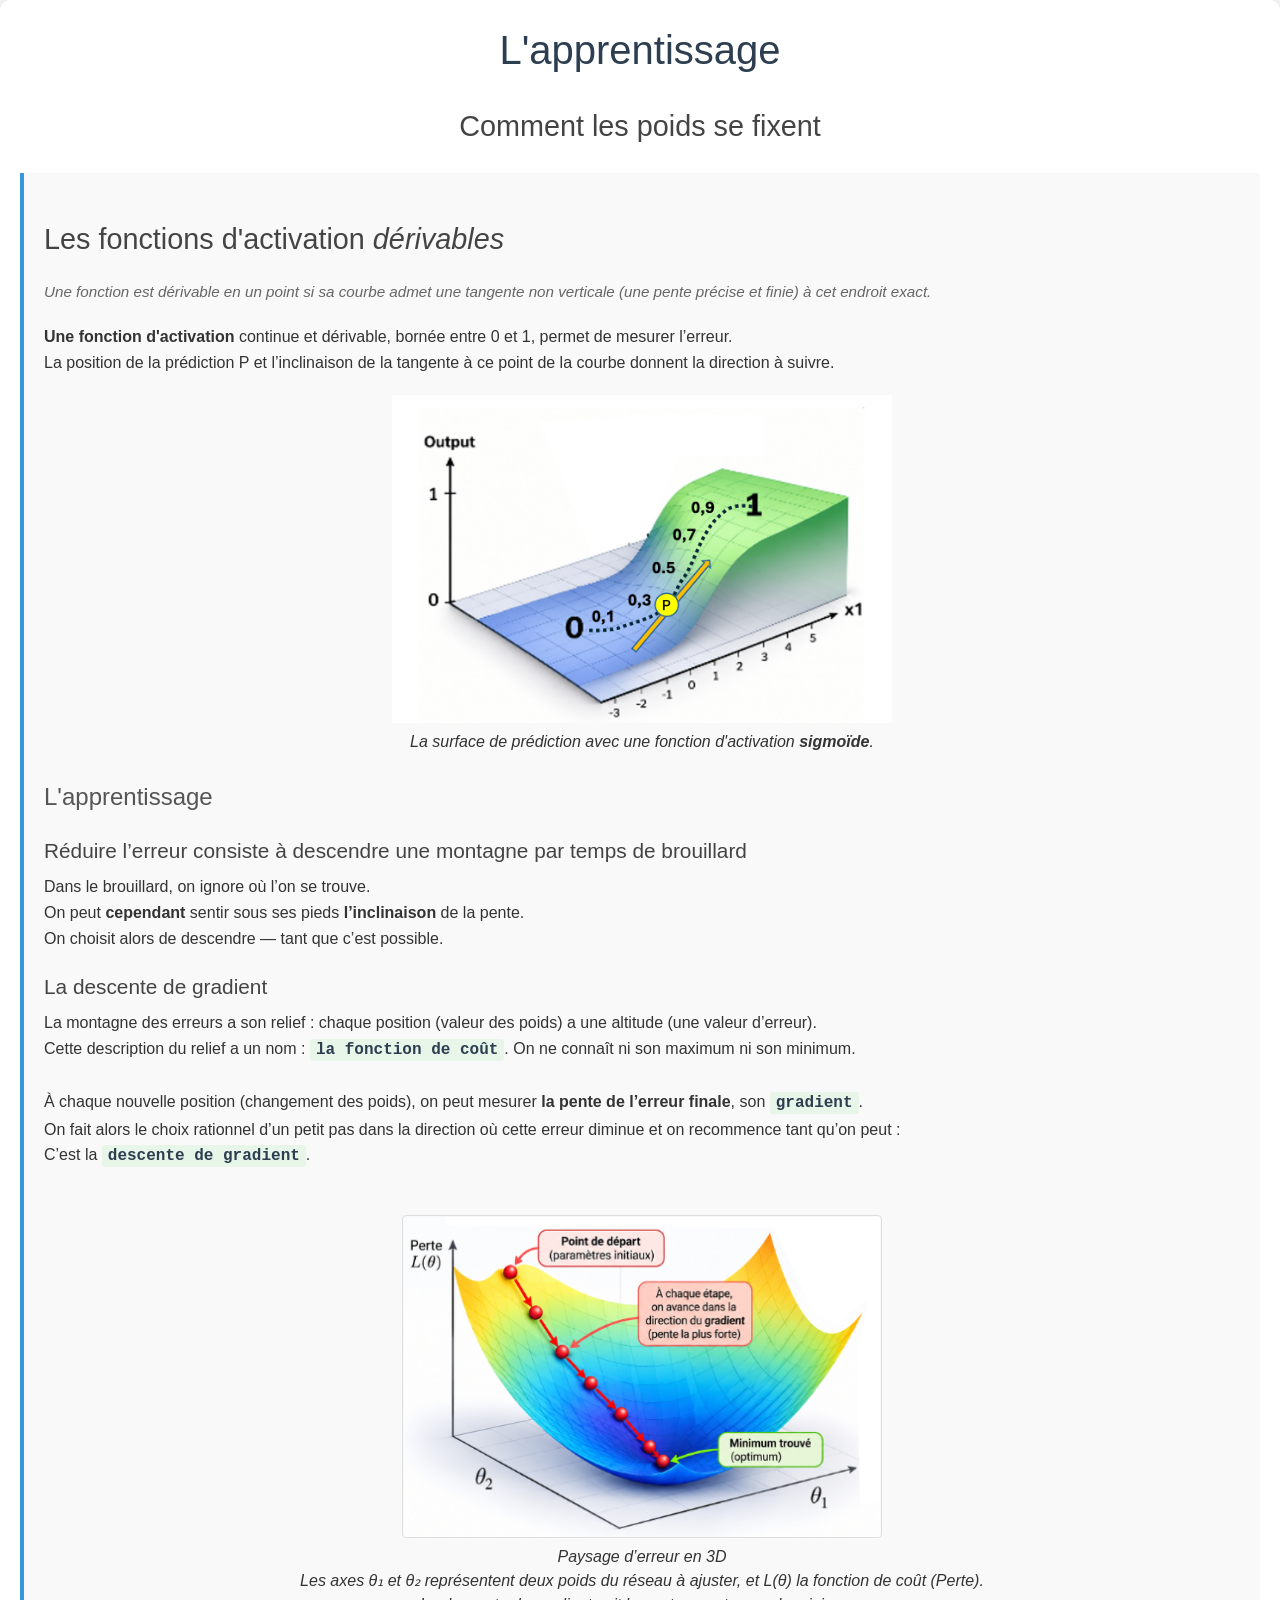
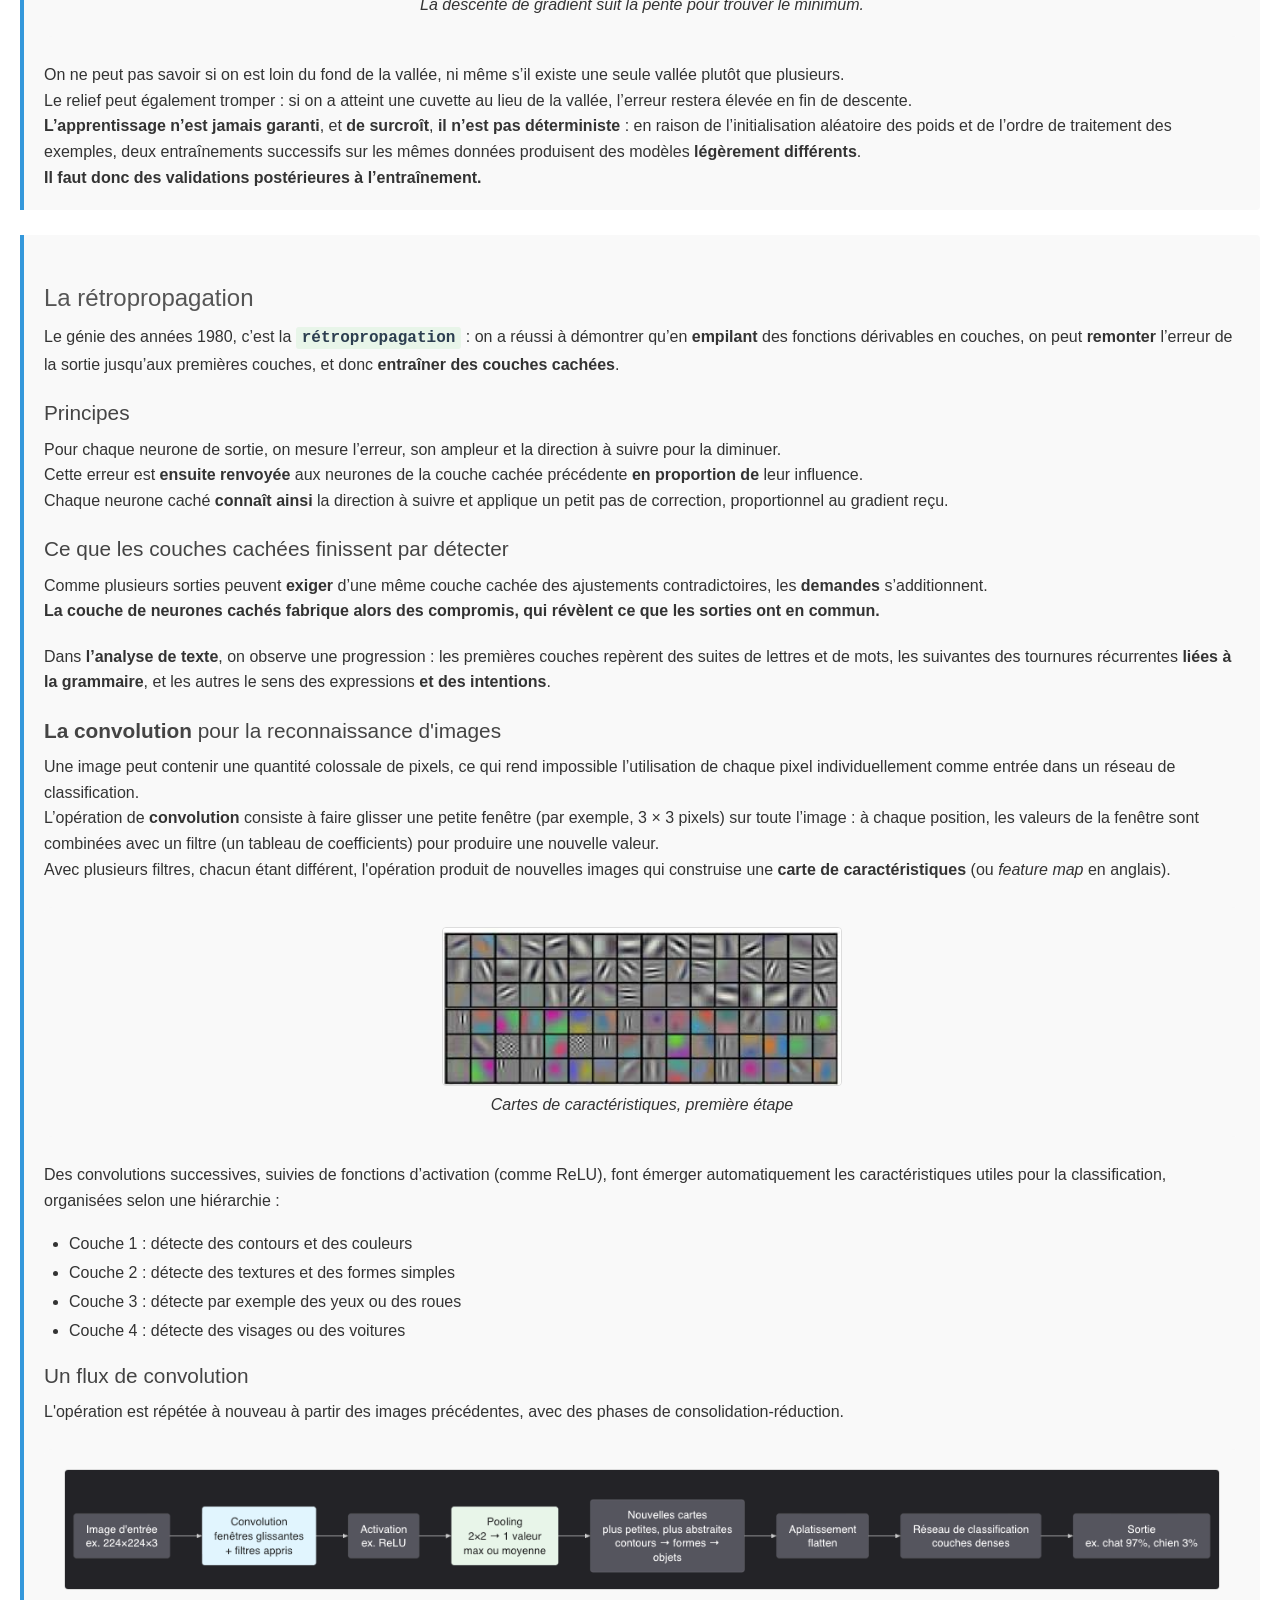
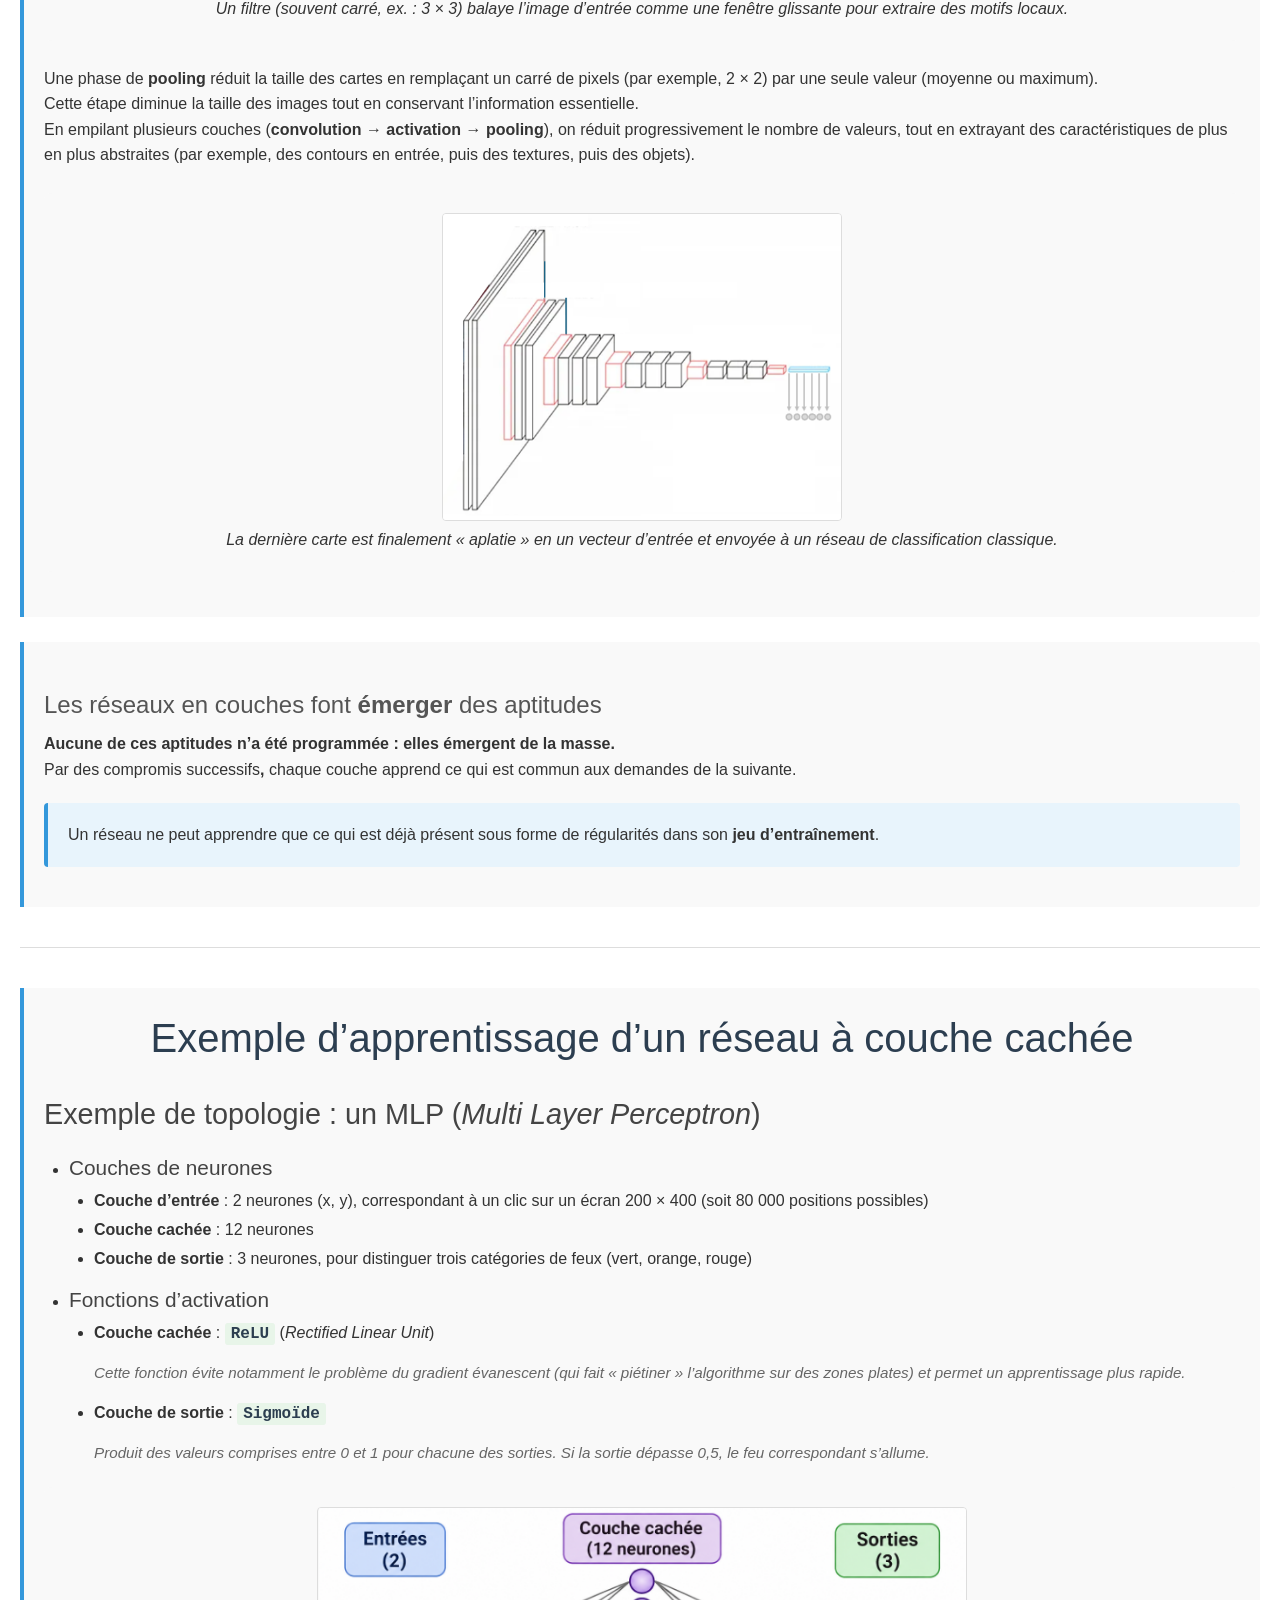
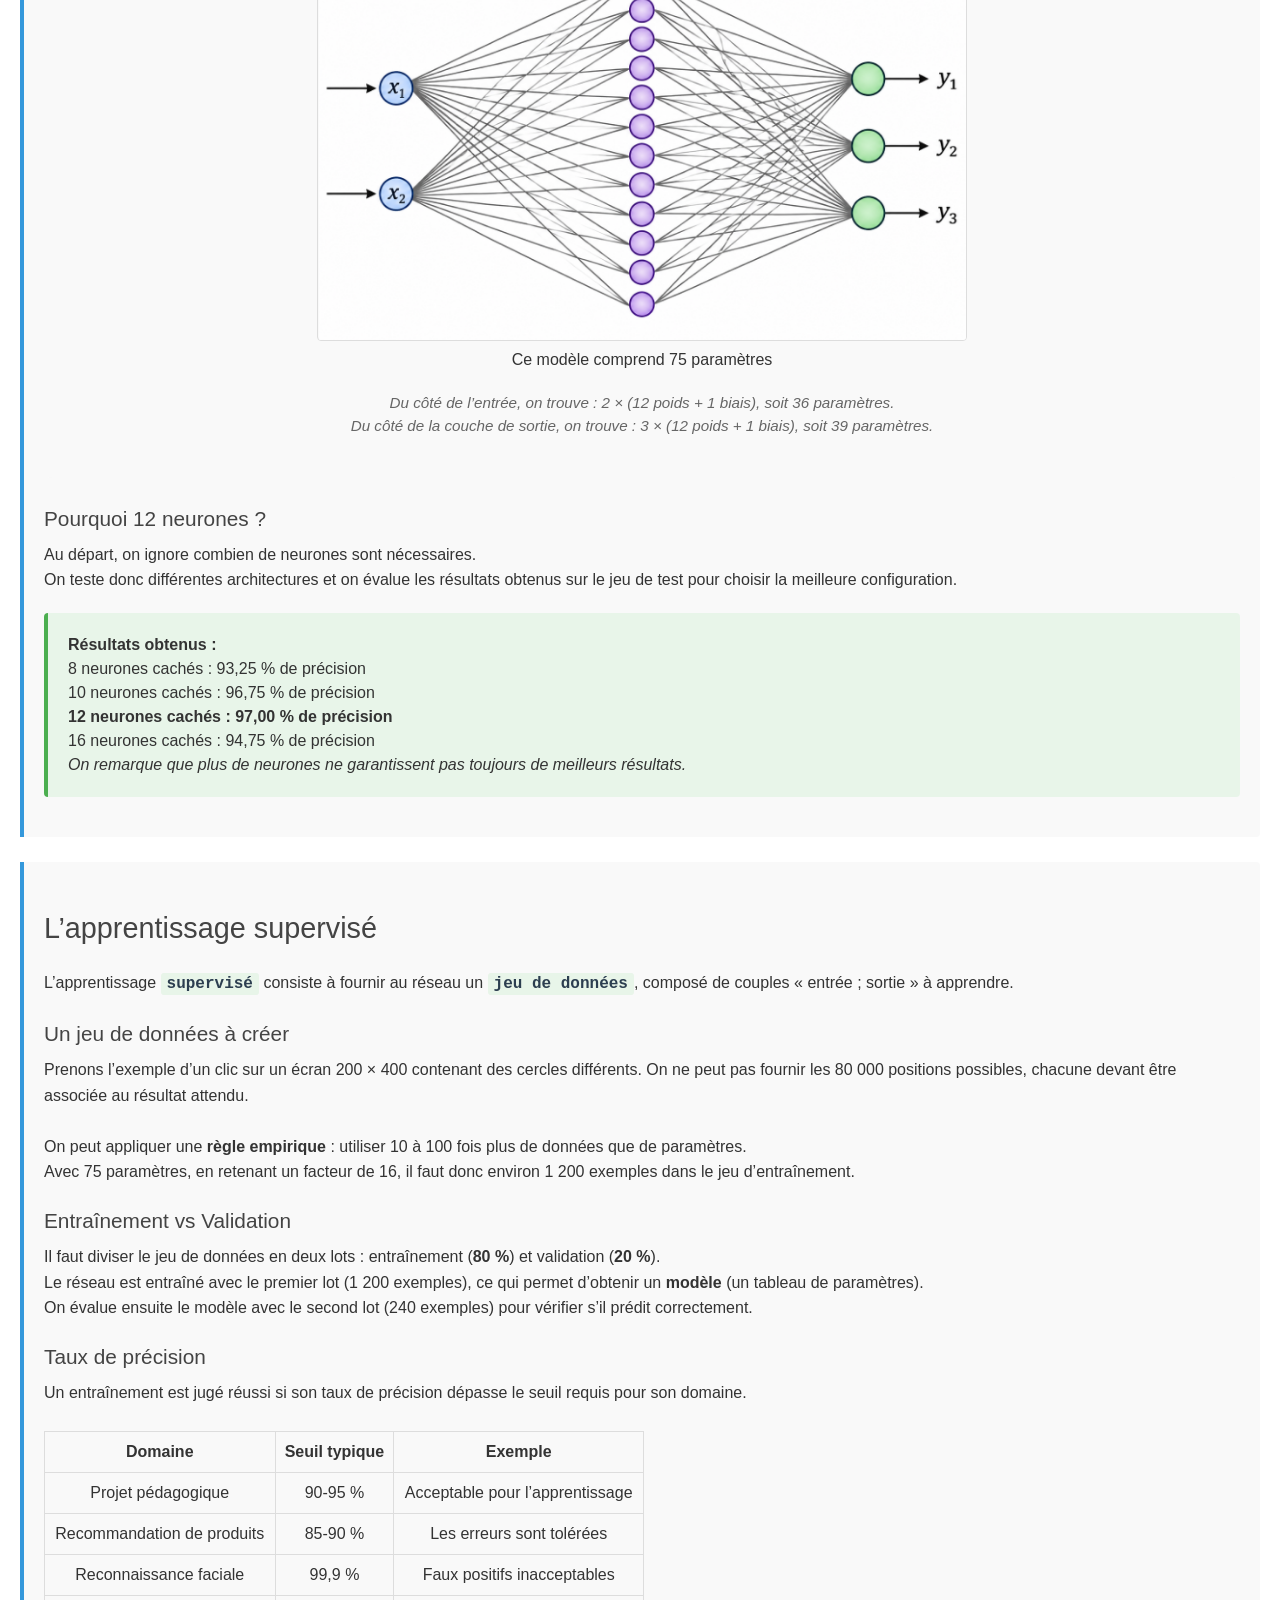
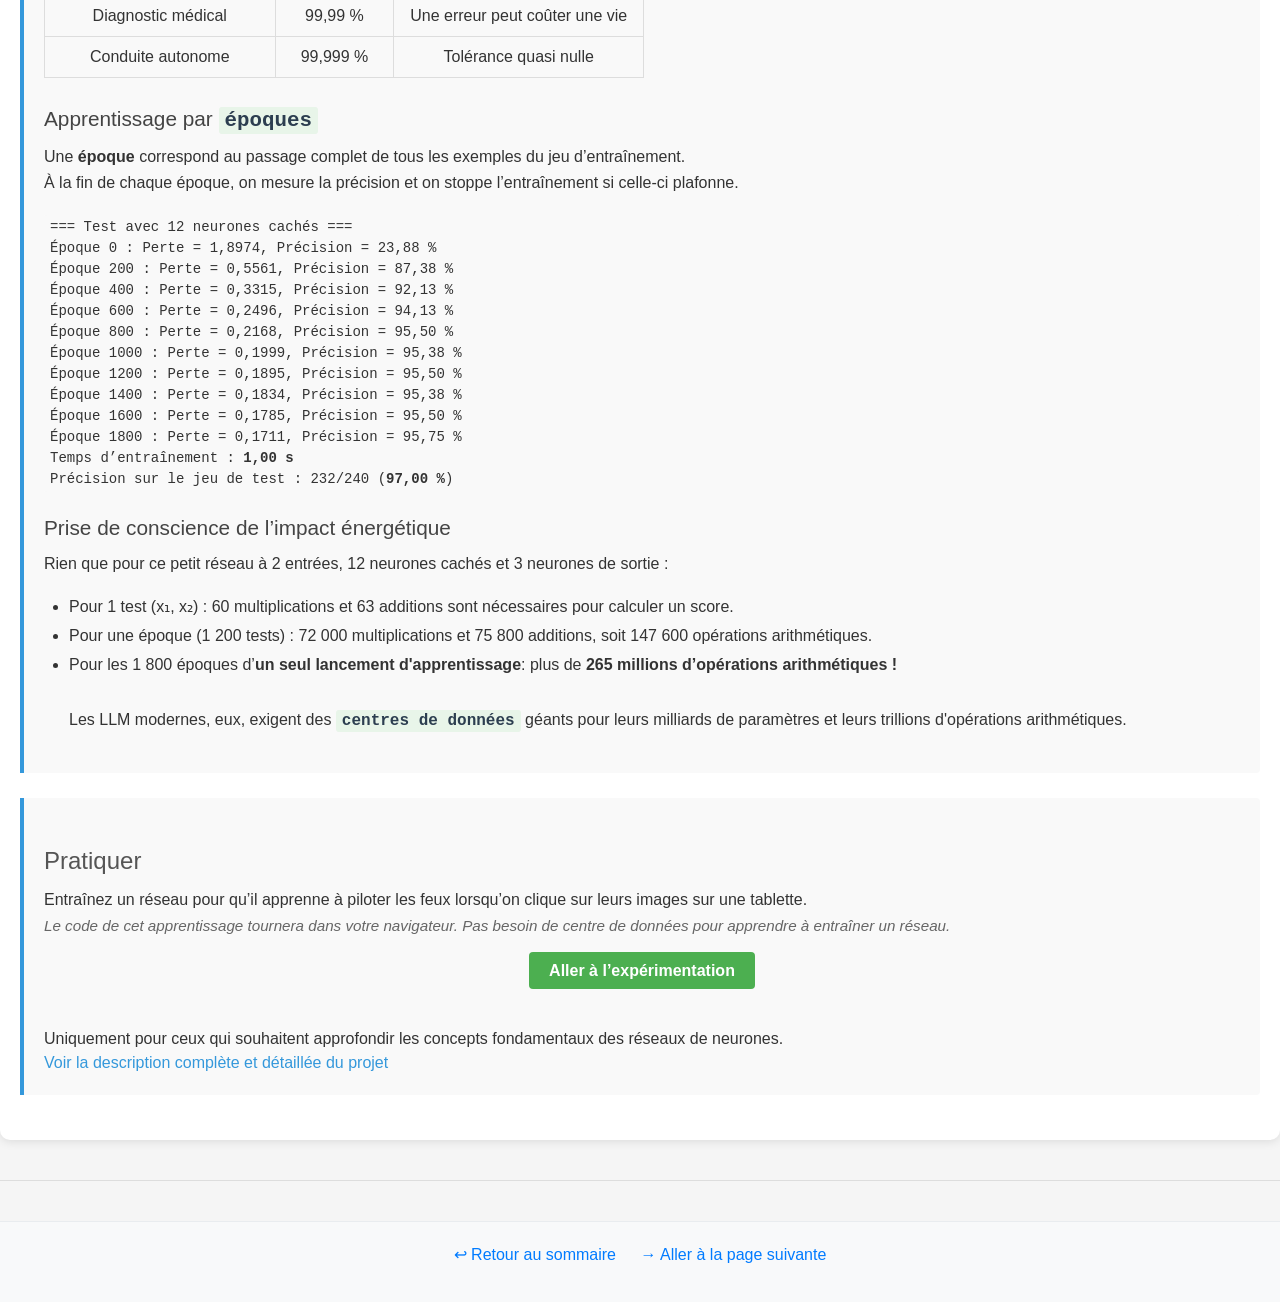
<file: chapitre3/chapitre3.html>
<!doctype html>
<html lang="fr">
    <head>
        <meta charset="UTF-8" />
        <meta name="viewport" content="width=device-width, initial-scale=1.0" />
        <title>3 — Apprentissage</title>
        <link rel="stylesheet" href="../css/style.css" />
    </head>

    <body>
        <div class="container">
            <h1>L'apprentissage</h1>
            <h2 style="text-align: center">Comment les poids se fixent</h2>

            <div class="section">
                <h2>Les fonctions d'activation <i>dérivables</i></h2>
                <div class="note">
                    Une fonction est dérivable en un point si sa courbe admet
                    une tangente non verticale (une pente précise et finie) à
                    cet endroit exact.
                </div>
                <p>
                    <b>Une fonction d'activation</b> continue et dérivable,
                    bornée entre 0 et 1, permet de mesurer l’erreur.
                    <br />
                    La position de la prédiction P et l’inclinaison de la
                    tangente à ce point de la courbe donnent la direction à
                    suivre.
                </p>
                <div class="center">
                    <img
                        src="img/tangente1.png"
                        width="500"
                        alt="Front lissé de la sigmoide"
                    />
                    <br />
                    <em>
                        La surface de prédiction avec une fonction d'activation
                        <b>sigmoïde</b>.
                    </em>
                </div>

                <h3>L'apprentissage</h3>
                <h4>
                    Réduire l’erreur consiste à descendre une montagne par temps
                    de brouillard
                </h4>
                <p>
                    Dans le brouillard, on ignore où l’on se trouve.
                    <br />
                    On peut <b>cependant</b> sentir sous ses pieds
                    <b>l’inclinaison</b> de la pente.
                    <br />
                    On choisit alors de descendre — tant que c’est possible.
                </p>

                <h4>La descente de gradient</h4>
                <p>
                    La montagne des erreurs a son relief : chaque position
                    (valeur des poids) a une altitude (une valeur d’erreur).
                    <br />
                    Cette description du relief a un nom :
                    <span class="keyword">la fonction de coût</span>. On ne
                    connaît ni son maximum ni son minimum.
                    <br />
                    <br />
                    À chaque nouvelle position (changement des poids), on peut
                    mesurer <b>la pente de l’erreur finale</b>, son
                    <span class="keyword">gradient</span>.
                    <br />
                    On fait alors le choix rationnel d’un petit pas dans la
                    direction où cette erreur diminue et on recommence tant
                    qu’on peut :
                    <br />
                    C’est la <span class="keyword">descente de gradient</span>.
                </p>

                <div class="image-container">
                    <img
                        src="img/descenteDeGradient.png"
                        width="480"
                        alt="Descente de gradient"
                    /><br />
                    <em>
                        Paysage d’erreur en 3D<br />
                        Les axes θ₁ et θ₂ représentent deux poids du réseau à
                        ajuster, et L(θ) la fonction de coût (<i>Perte</i>).
                        <br />
                        La descente de gradient suit la pente pour trouver le
                        minimum.
                    </em>
                </div>

                <p>
                    On ne peut pas savoir si on est loin du fond de la vallée,
                    ni même s’il existe une seule vallée plutôt que plusieurs.
                    <br />
                    Le relief peut également tromper : si on a atteint une
                    cuvette au lieu de la vallée, l’erreur restera élevée en fin
                    de descente.
                    <br />
                    <b>L’apprentissage n’est jamais garanti</b>, et
                    <b>de surcroît</b>, <b>il n’est pas déterministe</b> : en
                    raison de l’initialisation aléatoire des poids et de l’ordre
                    de traitement des exemples, deux entraînements successifs
                    sur les mêmes données produisent des modèles
                    <b>légèrement différents</b>.
                    <br />
                    <b
                        >Il faut donc des validations postérieures à
                        l’entraînement.</b
                    >
                </p>
            </div>
            <div class="section">
                <h3>La rétropropagation</h3>
                <p>
                    Le génie des années 1980, c’est la
                    <span class="keyword">rétropropagation</span> : on a réussi
                    à démontrer qu’en <b>empilant</b> des fonctions dérivables
                    en couches, on peut <b>remonter</b> l’erreur de la sortie
                    jusqu’aux premières couches, et donc
                    <b>entraîner des couches cachées</b>.
                </p>

                <h4>Principes</h4>
                <p>
                    Pour chaque neurone de sortie, on mesure l’erreur, son
                    ampleur et la direction à suivre pour la diminuer.
                    <br />
                    Cette erreur est <b>ensuite renvoyée</b> aux neurones de la
                    couche cachée précédente <b>en proportion de</b> leur
                    influence.
                    <br />
                    Chaque neurone caché <b>connaît ainsi</b> la direction à
                    suivre et applique un petit pas de correction, proportionnel
                    au gradient reçu.
                </p>

                <h4>Ce que les couches cachées finissent par détecter</h4>
                <p>
                    Comme plusieurs sorties peuvent <b>exiger</b> d’une même
                    couche cachée des ajustements contradictoires, les
                    <b>demandes</b>
                    s’additionnent.
                    <br /><b
                        >La couche de neurones cachés fabrique alors des
                        compromis, qui révèlent ce que les sorties ont en
                        commun.</b
                    >
                </p>
                <p>
                    Dans <b>l’analyse de texte</b>, on observe une progression :
                    les premières couches repèrent des suites de lettres et de
                    mots, les suivantes des tournures récurrentes
                    <b>liées à la grammaire</b>, et les autres le sens des
                    expressions <b>et des intentions</b>.
                </p>

                <h4><b>La convolution</b> pour la reconnaissance d'images</h4>

                <!--
                <div class="image-container">
                    <img
                        src="img/recoFaces.png"
                        width="600"
                        alt="Arêtes cachées"
                    />
                </div>
-->

                <p>
                    Une image peut contenir une quantité colossale de pixels, ce
                    qui rend impossible l’utilisation de chaque pixel
                    individuellement comme entrée dans un réseau de
                    classification.

                    <br />L’opération de <b>convolution</b> consiste à faire
                    glisser une petite fenêtre (par exemple, 3 × 3 pixels) sur
                    toute l’image : à chaque position, les valeurs de la fenêtre
                    sont combinées avec un filtre (un tableau de coefficients)
                    pour produire une nouvelle valeur.

                    <br />Avec plusieurs filtres, chacun étant différent,
                    l'opération produit de nouvelles images qui construise une
                    <b>carte de caractéristiques</b> (ou <i>feature map</i> en
                    anglais).
                </p>

                <div class="image-container">
                    <img src="img/featureMap.png" width="400px" />
                    <br /><em>Cartes de caractéristiques, première étape</em>
                </div>

                <p>
                    Des convolutions successives, suivies de fonctions
                    d’activation (comme ReLU), font émerger automatiquement les
                    caractéristiques utiles pour la classification, organisées
                    selon une hiérarchie :
                </p>
                <ul>
                    <li>Couche 1 : détecte des contours et des couleurs</li>
                    <li>
                        Couche 2 : détecte des textures et des formes simples
                    </li>
                    <li>
                        Couche 3 : détecte par exemple des yeux ou des roues
                    </li>
                    <li>Couche 4 : détecte des visages ou des voitures</li>
                </ul>

                <h4>Un flux de convolution</h4>
                L'opération est répétée à nouveau à partir des images
                précédentes, avec des phases de consolidation-réduction.
                <div class="image-container">
                    <img src="img/convolutionFlow.png" width="1200px" />
                    <br />
                    <em>
                        Un filtre (souvent carré, ex. : 3 × 3) balaye l’image
                        d’entrée comme une fenêtre glissante pour extraire des
                        motifs locaux.
                    </em>
                </div>

                <p>
                    Une phase de <b>pooling</b> réduit la taille des cartes en
                    remplaçant un carré de pixels (par exemple, 2 × 2) par une
                    seule valeur (moyenne ou maximum). <br />Cette étape diminue
                    la taille des images tout en conservant l’information
                    essentielle. <br />En empilant plusieurs couches (<b
                        >convolution → activation → pooling</b
                    >), on réduit progressivement le nombre de valeurs, tout en
                    extrayant des caractéristiques de plus en plus abstraites
                    (par exemple, des contours en entrée, puis des textures,
                    puis des objets).
                </p>

                <div class="image-container">
                    <img
                        src="img/convolutionsCascade.png"
                        width="400px"
                        height="250px"
                    />
                    <br />
                    <em>
                        La dernière carte est finalement « aplatie » en un
                        vecteur d’entrée et envoyée à un réseau de
                        classification classique.
                    </em>
                </div>
            </div>

            <div class="section">
                <h3>
                    Les réseaux en couches font <b>émerger</b> des aptitudes
                </h3>
                <p>
                    <b
                        >Aucune de ces aptitudes n’a été programmée : elles
                        émergent de la masse.</b
                    >
                    <br />
                    Par des compromis successifs<b>,</b> chaque couche apprend
                    ce qui est commun aux demandes de la suivante.
                </p>
                <div class="important-box">
                    Un réseau ne peut apprendre que ce qui est déjà présent sous
                    forme de régularités dans son <b>jeu d’entraînement</b>.
                </div>
            </div>

            <hr />

            <div class="section">
                <h1>Exemple d’apprentissage d’un réseau à couche cachée</h1>

                <h2>
                    Exemple de topologie : un MLP (<i>Multi Layer Perceptron</i
                    >)
                </h2>

                <ul>
                    <li>
                        <h4>Couches de neurones</h4>
                        <ul>
                            <li>
                                <strong>Couche d’entrée</strong> : 2 neurones
                                (x, y), correspondant à un clic sur un écran 200
                                × 400 (soit 80 000 positions possibles)
                            </li>
                            <li>
                                <strong>Couche cachée</strong> : 12 neurones
                            </li>
                            <li>
                                <strong>Couche de sortie</strong> : 3 neurones,
                                pour distinguer trois catégories de feux (vert,
                                orange, rouge)
                            </li>
                        </ul>
                    </li>
                    <li>
                        <h4>Fonctions d’activation</h4>
                        <ul>
                            <li>
                                <strong>Couche cachée</strong> :
                                <span class="keyword">ReLU</span> (<i
                                    >Rectified Linear Unit</i
                                >)
                                <div class="note">
                                    Cette fonction évite notamment le problème
                                    du gradient évanescent (qui fait « piétiner
                                    » l’algorithme sur des zones plates) et
                                    permet un apprentissage plus rapide.
                                </div>
                            </li>
                            <li>
                                <strong>Couche de sortie</strong> :
                                <span class="keyword">Sigmoïde</span>
                                <div class="note">
                                    Produit des valeurs comprises entre 0 et 1
                                    pour chacune des sorties. Si la sortie
                                    dépasse 0,5, le feu correspondant s’allume.
                                </div>
                            </li>
                        </ul>
                    </li>
                </ul>

                <div class="image-container">
                    <img
                        width="650"
                        src="../chapitre2/img/reseauA12Et3sorties.png"
                        alt="un réseau MLP de 12 neurones"
                    />
                    <br />
                    Ce modèle comprend 75 paramètres
                    <div class="note">
                        Du côté de l’entrée, on trouve : 2 × (12 poids + 1
                        biais), soit 36 paramètres.
                        <br />
                        Du côté de la couche de sortie, on trouve : 3 × (12
                        poids + 1 biais), soit 39 paramètres.
                    </div>
                </div>

                <h4>Pourquoi 12 neurones ?</h4>
                <p>
                    Au départ, on ignore combien de neurones sont nécessaires.
                    <br />
                    On teste donc différentes architectures et on évalue les
                    résultats obtenus sur le jeu de test pour choisir la
                    meilleure configuration.
                </p>

                <div class="info">
                    <b>Résultats obtenus :</b>
                    <br />
                    8 neurones cachés : 93,25 % de précision
                    <br />
                    10 neurones cachés : 96,75 % de précision
                    <br />
                    <b>12 neurones cachés : 97,00 % de précision</b>
                    <br />
                    16 neurones cachés : 94,75 % de précision
                    <br />
                    <em
                        >On remarque que plus de neurones ne garantissent pas
                        toujours de meilleurs résultats.</em
                    >
                </div>
            </div>

            <div class="section">
                <h2>L’apprentissage supervisé</h2>
                <p>
                    L’apprentissage
                    <span class="keyword">supervisé</span> consiste à fournir au
                    réseau un <span class="keyword">jeu de données</span>,
                    composé de couples « entrée ; sortie » à apprendre.
                </p>

                <h4>Un jeu de données à créer</h4>
                <p>
                    Prenons l’exemple d’un clic sur un écran 200 × 400 contenant
                    des cercles différents. On ne peut pas fournir les 80 000
                    positions possibles, chacune devant être associée au
                    résultat attendu.
                    <br /><br />
                    On peut appliquer une <b>règle empirique</b> : utiliser 10 à
                    100 fois plus de données que de paramètres.
                    <br />
                    Avec 75 paramètres, en retenant un facteur de 16, il faut
                    donc environ 1 200 exemples dans le jeu d’entraînement.
                </p>

                <h4>Entraînement vs Validation</h4>
                <p>
                    Il faut diviser le jeu de données en deux lots :
                    entraînement (<b>80 %</b>) et validation (<b>20 %</b>).
                    <br />
                    Le réseau est entraîné avec le premier lot (1 200 exemples),
                    ce qui permet d’obtenir un <b>modèle</b> (un tableau de
                    paramètres).
                    <br />
                    On évalue ensuite le modèle avec le second lot (240
                    exemples) pour vérifier s’il prédit correctement.
                </p>

                <h4>Taux de précision</h4>
                <p>
                    Un entraînement est jugé réussi si son taux de précision
                    dépasse le seuil requis pour son domaine.
                </p>

                <table>
                    <thead>
                        <tr>
                            <th>Domaine</th>
                            <th>Seuil typique</th>
                            <th>Exemple</th>
                        </tr>
                    </thead>
                    <tbody>
                        <tr>
                            <td>Projet pédagogique</td>
                            <td>90-95 %</td>
                            <td>Acceptable pour l’apprentissage</td>
                        </tr>
                        <tr>
                            <td>Recommandation de produits</td>
                            <td>85-90 %</td>
                            <td>Les erreurs sont tolérées</td>
                        </tr>
                        <tr>
                            <td>Reconnaissance faciale</td>
                            <td>99,9 %</td>
                            <td>Faux positifs inacceptables</td>
                        </tr>
                        <tr>
                            <td>Diagnostic médical</td>
                            <td>99,99 %</td>
                            <td>Une erreur peut coûter une vie</td>
                        </tr>
                        <tr>
                            <td>Conduite autonome</td>
                            <td>99,999 %</td>
                            <td>Tolérance quasi nulle</td>
                        </tr>
                    </tbody>
                </table>

                <h4>Apprentissage par <span class="keyword">époques</span></h4>
                <p>
                    Une <b>époque</b> correspond au passage complet de tous les
                    exemples du jeu d’entraînement.
                    <br />
                    À la fin de chaque époque, on mesure la précision et on
                    stoppe l’entraînement si celle-ci plafonne.
                </p>

                <div class="code">
                    === Test avec 12 neurones cachés ===
                    <br />
                    Époque 0 : Perte = 1,8974, Précision = 23,88 %
                    <br />
                    Époque 200 : Perte = 0,5561, Précision = 87,38 %
                    <br />
                    Époque 400 : Perte = 0,3315, Précision = 92,13 %
                    <br />
                    Époque 600 : Perte = 0,2496, Précision = 94,13 %
                    <br />
                    Époque 800 : Perte = 0,2168, Précision = 95,50 %
                    <br />
                    Époque 1000 : Perte = 0,1999, Précision = 95,38 %
                    <br />
                    Époque 1200 : Perte = 0,1895, Précision = 95,50 %
                    <br />
                    Époque 1400 : Perte = 0,1834, Précision = 95,38 %
                    <br />
                    Époque 1600 : Perte = 0,1785, Précision = 95,50 %
                    <br />
                    Époque 1800 : Perte = 0,1711, Précision = 95,75 %
                    <br />
                    Temps d’entraînement : <b>1,00 s</b>
                    <br />
                    Précision sur le jeu de test : 232/240 (<b>97,00 %</b>)
                </div>
                <h4>Prise de conscience de l’impact énergétique</h4>
                <p>
                    Rien que pour ce petit réseau à 2 entrées, 12 neurones
                    cachés et 3 neurones de sortie :
                </p>
                <ul>
                    <li>
                        Pour 1 test (x₁, x₂) : 60 multiplications et 63
                        additions sont nécessaires pour calculer un score.
                    </li>
                    <li>
                        Pour une époque (1 200 tests) : 72 000 multiplications
                        et 75 800 additions, soit 147 600 opérations
                        arithmétiques.
                    </li>
                    <li>
                        Pour les 1 800 époques d’<b
                            >un seul lancement d'apprentissage</b
                        >: plus de
                        <b>265 millions d’opérations arithmétiques !</b>
                    </li>
                    <br />Les LLM modernes, eux, exigent des <span class="keyword">centres de données</span>
                    géants pour leurs milliards de paramètres et leurs
                    trillions d'opérations arithmétiques.
                </ul>
            </div>
            <div class="section">
                <h3>Pratiquer</h3>
                <p>
                    Entraînez un réseau pour qu’il apprenne à piloter les feux
                    lorsqu’on clique sur leurs images sur une tablette.

                    <br /><span class="note">
                        Le code de cet apprentissage tournera dans votre
                        navigateur. Pas besoin de centre de données pour
                        apprendre à entraîner un réseau.
                    </span>
                </p>

                <div class="center" style="margin: 20px 0">
                    <a
                        href="../feux_tricolores/indexFeux.html"
                        class="more-info-button"
                        >Aller à l’expérimentation</a
                    >
                </div>

                <br />Uniquement pour ceux qui souhaitent approfondir les
                concepts fondamentaux des réseaux de neurones.
                <br />
                <a href="../feux_tricolores/description.html">
                    Voir la description complète et détaillée du projet
                </a>
            </div>
        </div>

        <hr />
        <div
            style="
                margin-top: 40px;
                text-align: center;
                padding: 20px;
                background-color: #f8f9fa;
                border-top: 1px solid #e9ecef;
            "
        >
            <p style="margin-bottom: 15px">
                <a
                    href="../index.html"
                    style="
                        margin-right: 20px;
                        text-decoration: none;
                        color: #007bff;
                    "
                    >↩ Retour au sommaire</a
                >
                <a
                    href="../chapitre4/chapitre4.html"
                    style="text-decoration: none; color: #007bff"
                    >→ Aller à la page suivante</a
                >
            </p>
        </div>
    </body>
</html>
</file>
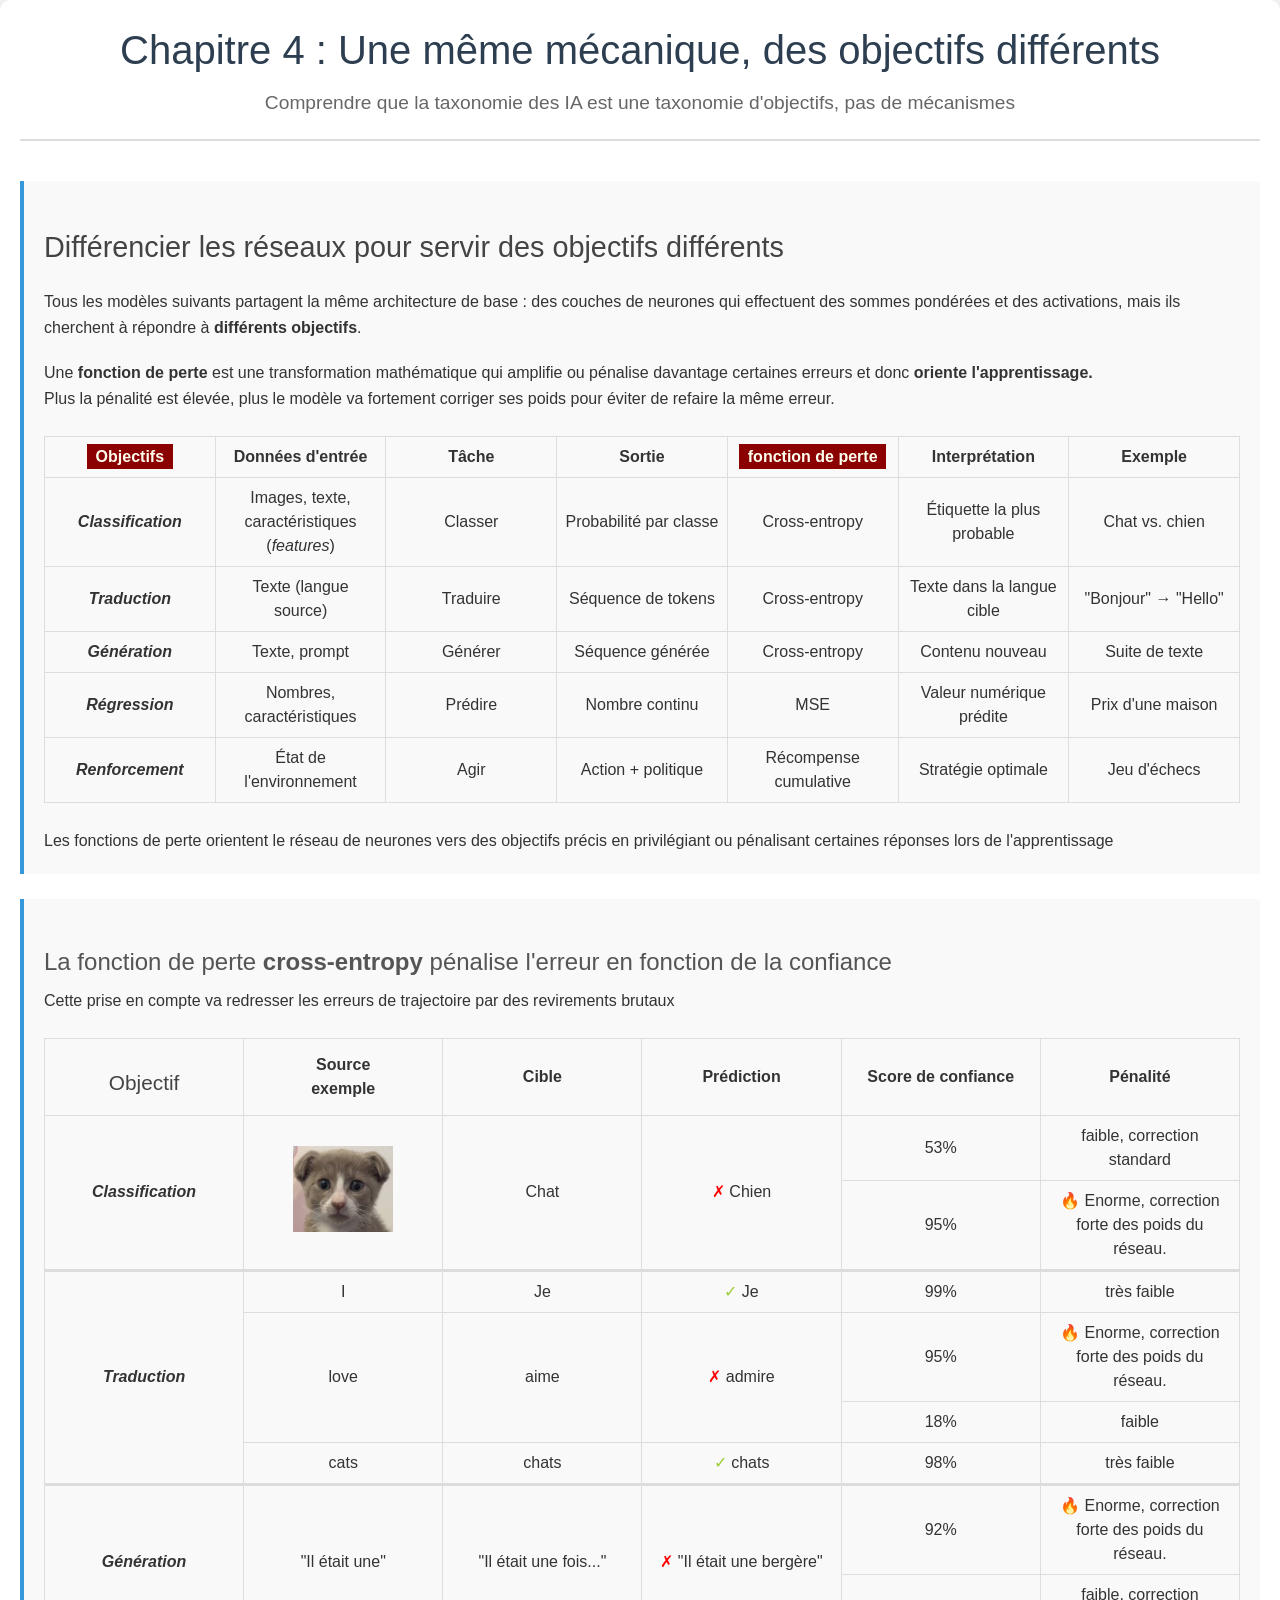
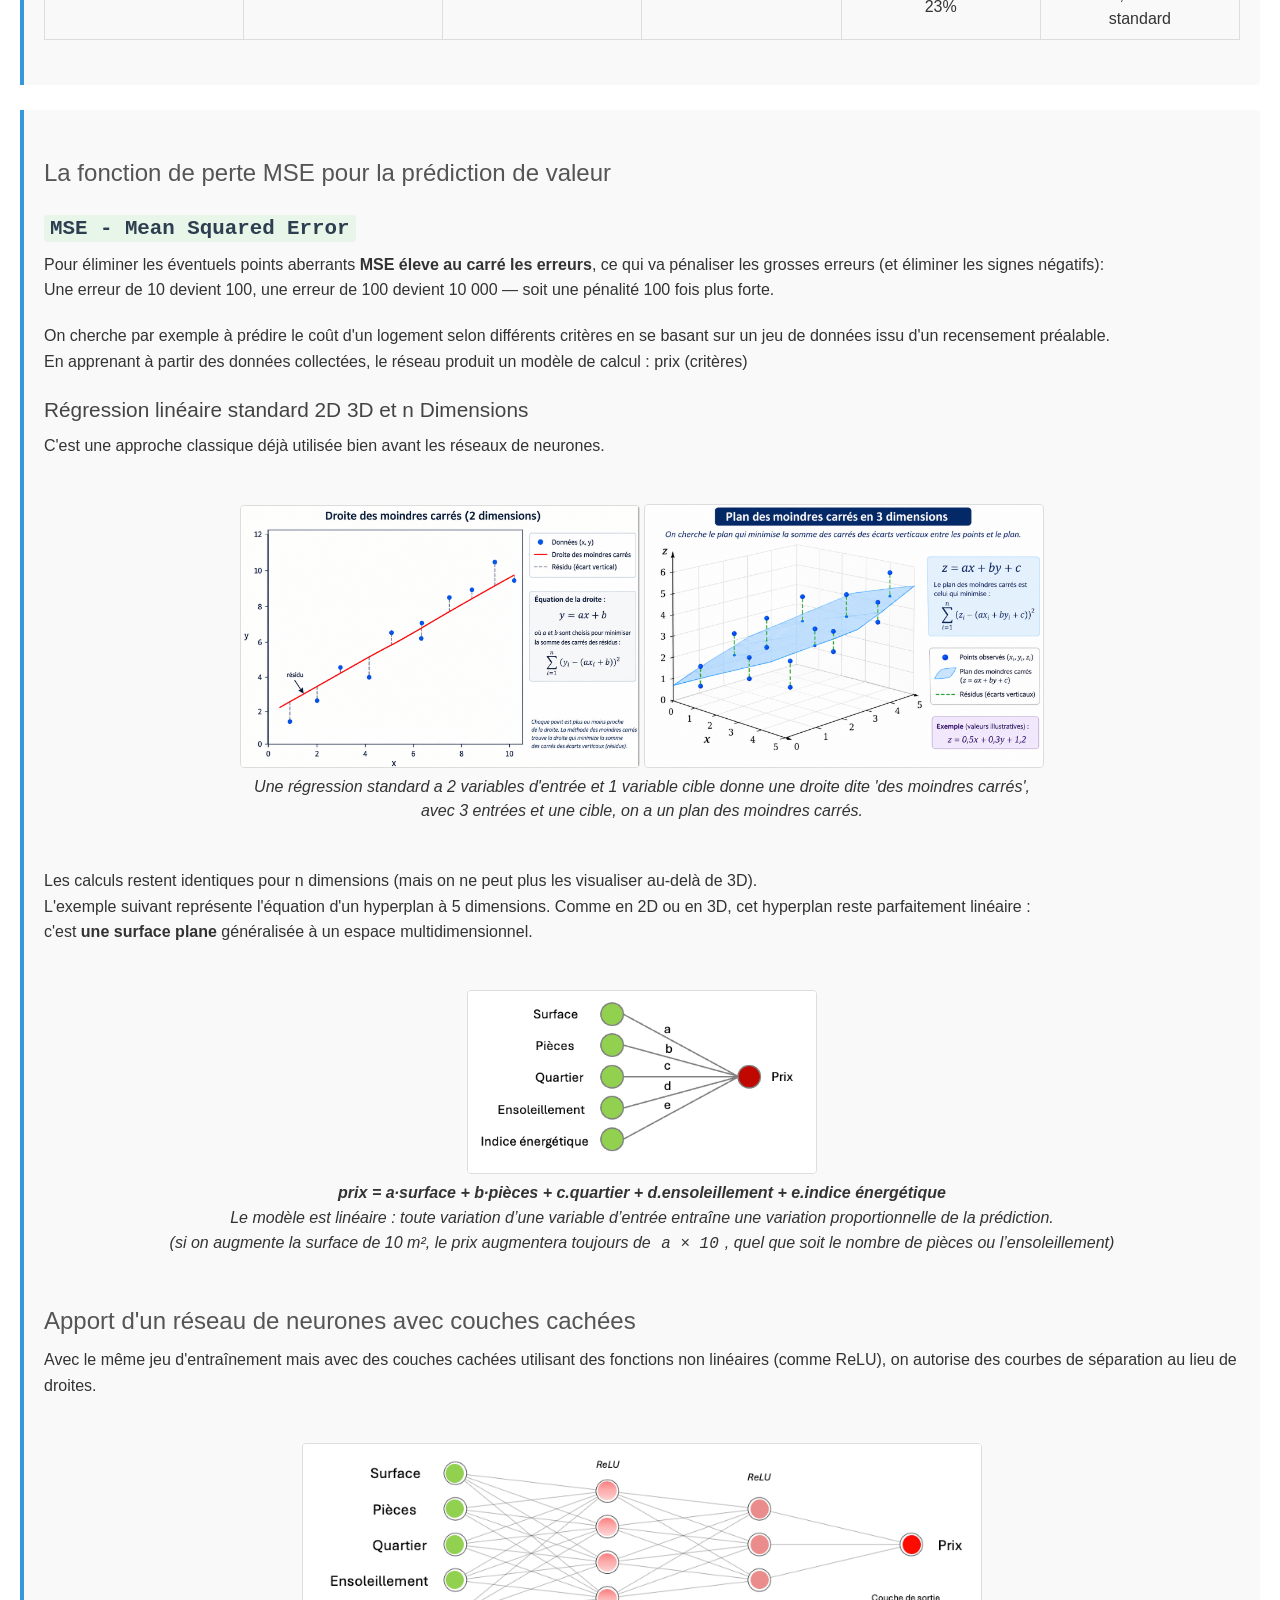
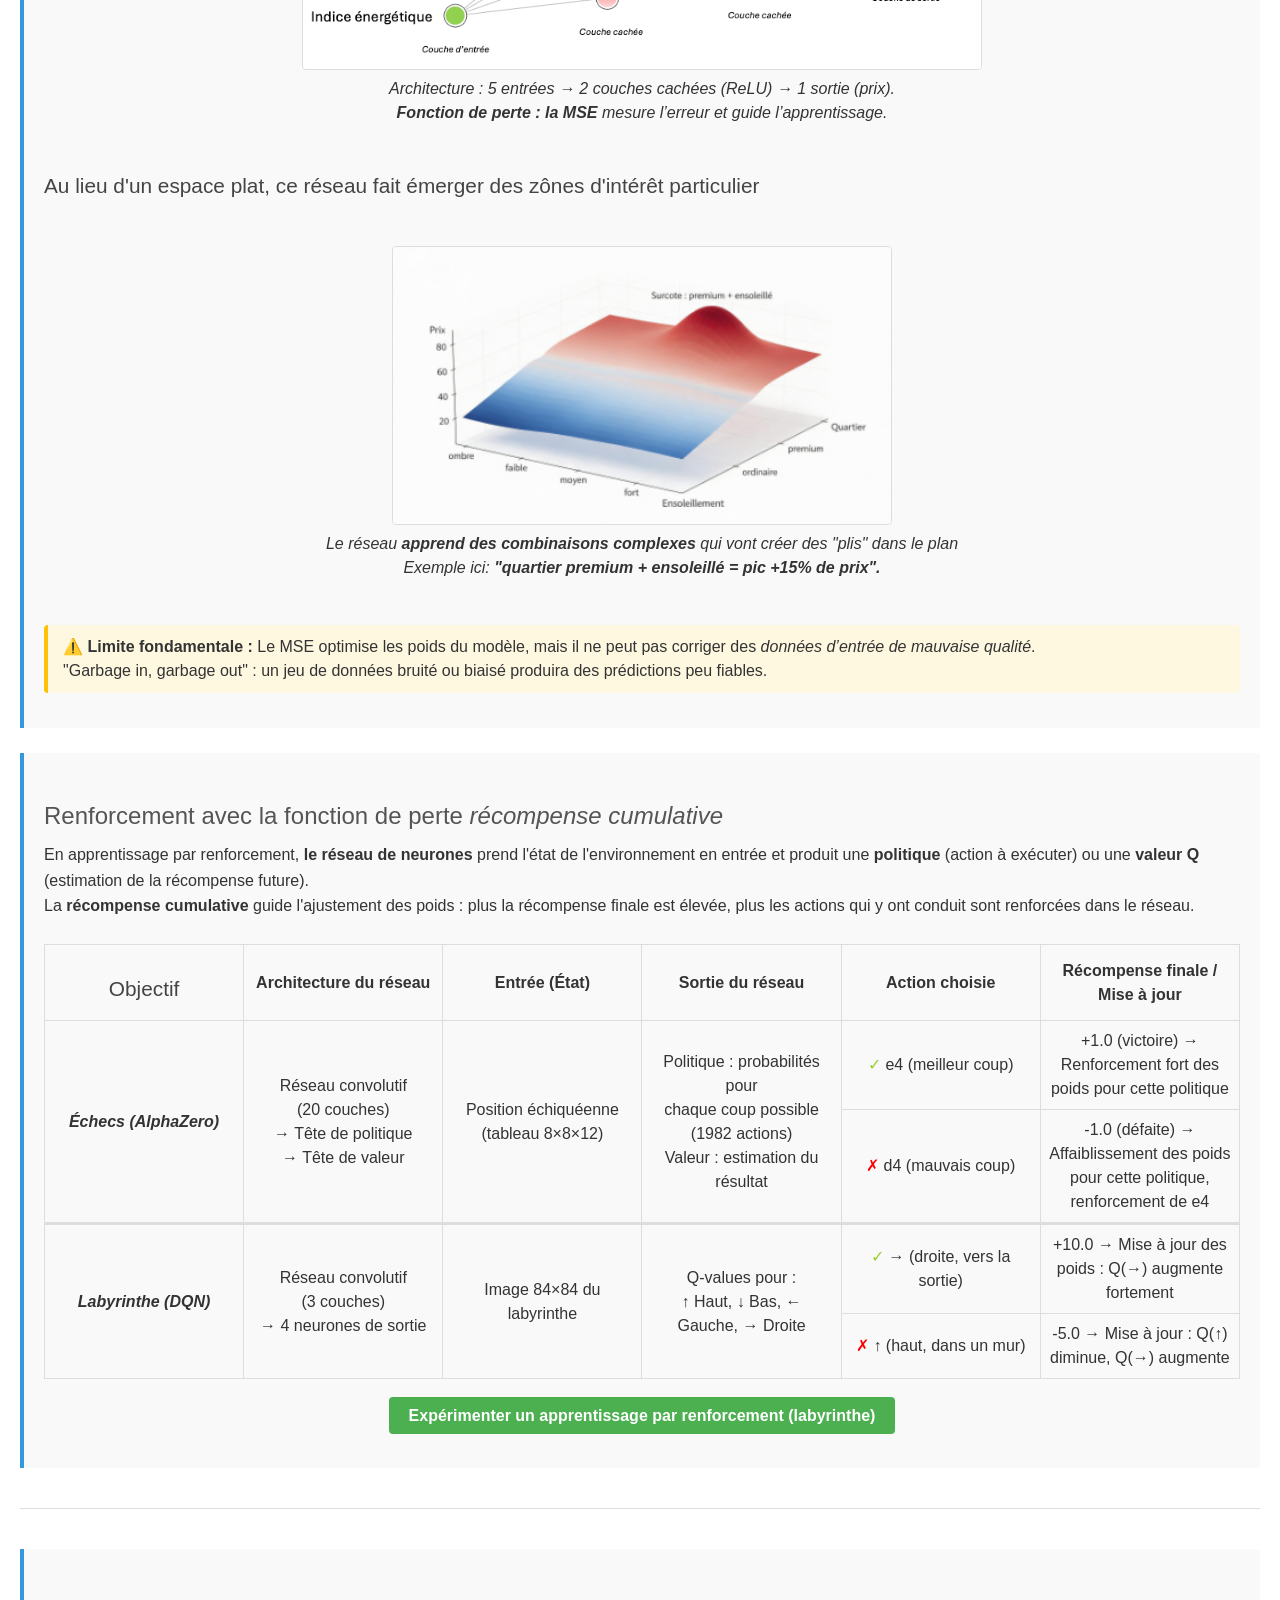
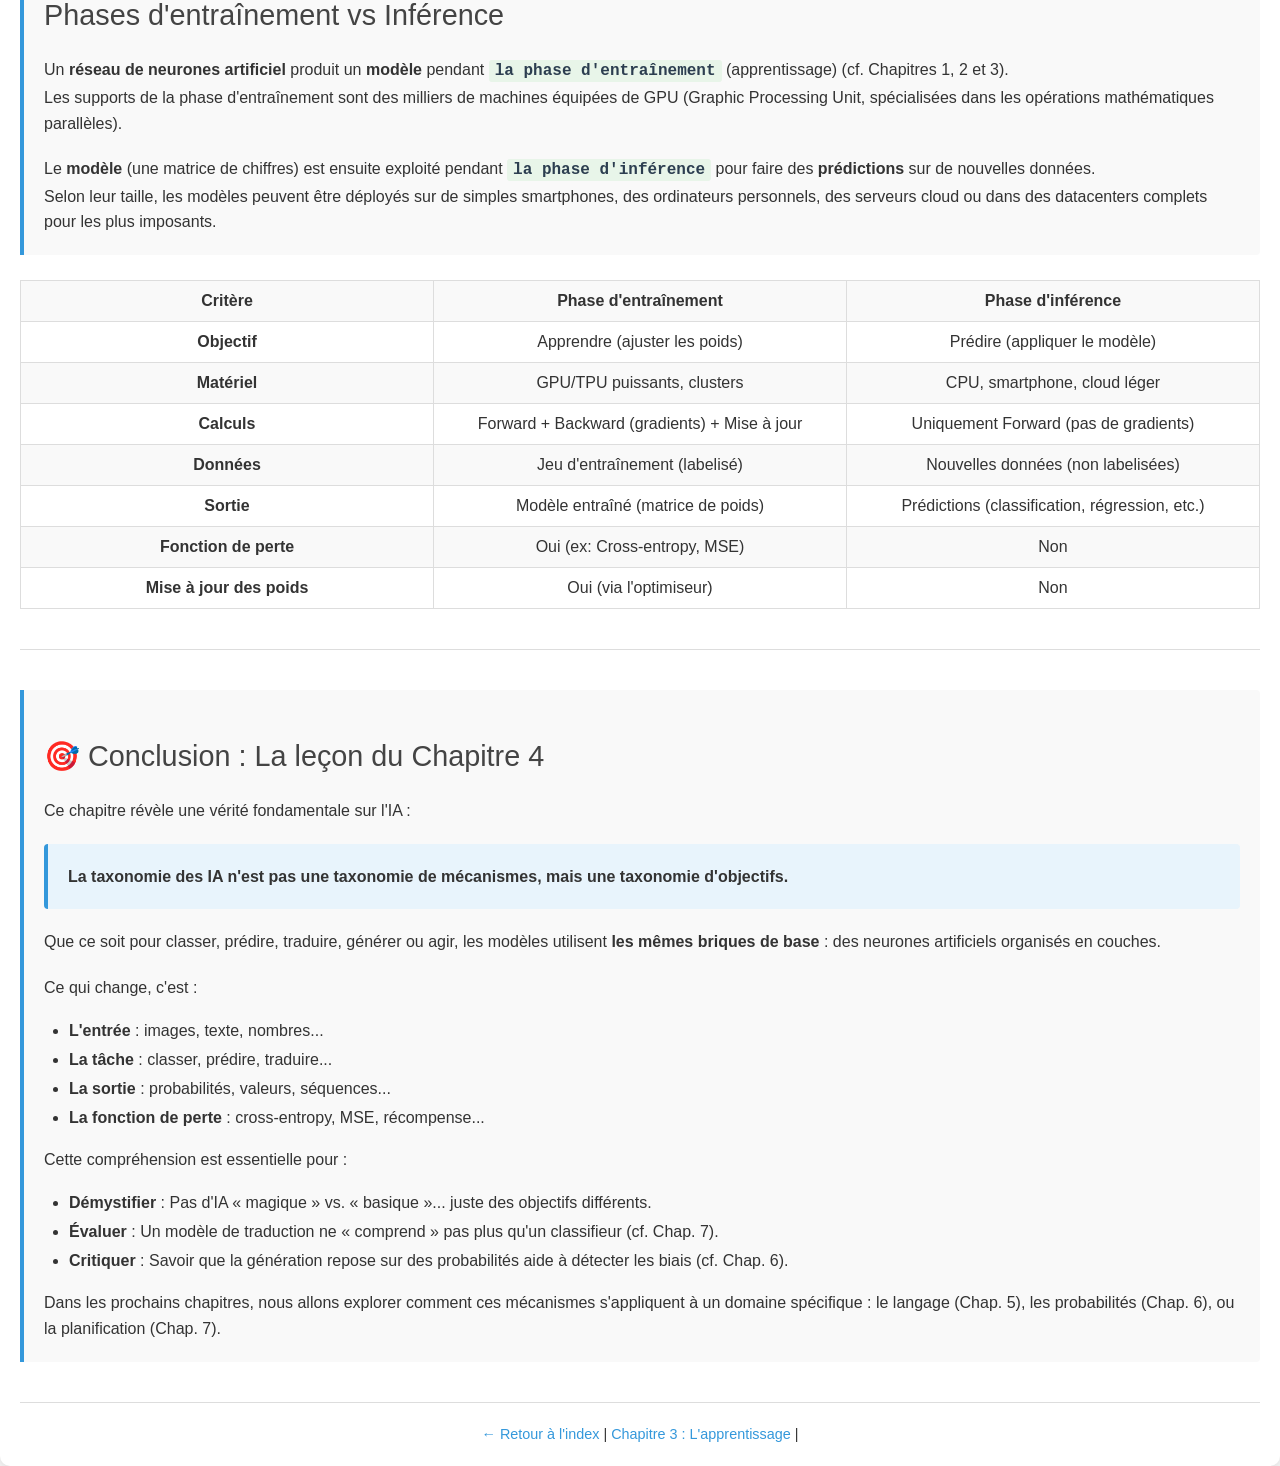
<file: chapitre4/chapitre4.html>
<!doctype html>
<html lang="fr">
    <head>
        <meta charset="UTF-8" />
        <meta name="viewport" content="width=device-width, initial-scale=1.0" />
        <title>Chapitre 4 : Une même mécanique, des objectifs différents</title>
        <link rel="stylesheet" href="../css/style.css" />
    </head>

    <body>
        <div class="container">
            <header>
                <h1>
                    Chapitre 4 : Une même mécanique, des objectifs différents
                </h1>
                <p class="subtitle">
                    Comprendre que la taxonomie des IA est une taxonomie
                    d'objectifs, pas de mécanismes
                </p>
            </header>

            <!-- ======================================================== -->
            <!-- TABLEAU RÉCAPITULATIF -->
            <!-- ======================================================== -->
            <div class="section">
                <h2>
                    Différencier les réseaux pour servir des objectifs
                    différents
                </h2>
                <p>
                    Tous les modèles suivants partagent la même architecture de
                    base : des couches de neurones qui effectuent des sommes
                    pondérées et des activations, mais ils cherchent à répondre
                    à <b>différents objectifs</b>.
                </p>
                <p>
                    Une <b>fonction de perte</b> est une transformation
                    mathématique qui amplifie ou pénalise davantage certaines
                    erreurs et donc <b>oriente l'apprentissage.</b>

                    <br />Plus la pénalité est élevée, plus le modèle va
                    fortement corriger ses poids pour éviter de refaire la même
                    erreur.
                </p>

                <table class="table-equal">
                    <thead>
                        <tr>
                            <th>
                                <strong
                                    style="
                                        background-color: darkred;
                                        color: ivory !important;
                                        padding: 4px;
                                    "
                                    >&nbsp;Objectifs&nbsp;
                                </strong>
                            </th>

                            <th><strong>Données d'entrée</strong></th>
                            <th><strong>Tâche</strong></th>
                            <th><strong>Sortie</strong></th>
                            <th>
                                <strong
                                    style="
                                        background-color: darkred;
                                        color: ivory !important;
                                        padding: 4px;
                                    "
                                    >&nbsp;fonction de perte&nbsp;
                                </strong>
                            </th>
                            <th><strong>Interprétation</strong></th>
                            <th><strong>Exemple</strong></th>
                        </tr>
                    </thead>

                    <tbody>
                        <tr>
                            <td>
                                <strong><i>Classification</i></strong>
                            </td>
                            <td>
                                Images, texte, caractéristiques
                                (<i>features</i>)
                            </td>
                            <td>Classer</td>
                            <td>Probabilité par classe</td>
                            <td>Cross-entropy</td>
                            <td>Étiquette la plus probable</td>
                            <td>Chat vs. chien</td>
                        </tr>
                        <tr>
                            <td>
                                <strong><i>Traduction</i></strong>
                            </td>
                            <td>Texte (langue source)</td>
                            <td>Traduire</td>
                            <td>Séquence de tokens</td>
                            <td>Cross-entropy</td>
                            <td>Texte dans la langue cible</td>
                            <td>"Bonjour" → "Hello"</td>
                        </tr>
                        <tr>
                            <td>
                                <strong><i>Génération</i></strong>
                            </td>
                            <td>Texte, prompt</td>
                            <td>Générer</td>
                            <td>Séquence générée</td>
                            <td>Cross-entropy</td>
                            <td>Contenu nouveau</td>
                            <td>Suite de texte</td>
                        </tr>
                        <tr>
                            <td>
                                <strong><i>Régression</i></strong>
                            </td>
                            <td>Nombres, caractéristiques</td>
                            <td>Prédire</td>
                            <td>Nombre continu</td>
                            <td>MSE</td>
                            <td>Valeur numérique prédite</td>
                            <td>Prix d'une maison</td>
                        </tr>

                        <tr>
                            <td>
                                <strong><i>Renforcement</i></strong>
                            </td>
                            <td>État de l'environnement</td>
                            <td>Agir</td>
                            <td>Action + politique</td>
                            <td>Récompense cumulative</td>
                            <td>Stratégie optimale</td>
                            <td>Jeu d'échecs</td>
                        </tr>
                    </tbody>
                </table>

                <p>
                    Les fonctions de perte orientent le réseau de neurones vers
                    des objectifs précis en privilégiant ou pénalisant certaines
                    réponses lors de l'apprentissage
                </p>
            </div>
            <!-- section-->

            <div class="section">
                <h3>
                    La fonction de perte <b>cross-entropy</b> pénalise l'erreur
                    en fonction de la confiance
                </h3>
                <p>
                    Cette prise en compte va redresser les erreurs de
                    trajectoire par des revirements brutaux
                </p>

                <table class="table-equal">
                    <thead>
                        <tr>
                            <th><h4>Objectif</h4></th>
                            <th>Source <br />exemple</th>
                            <th>Cible</th>
                            <th>Prédiction</th>
                            <th>Score de confiance</th>
                            <th>Pénalité</th>
                        </tr>
                    </thead>
                    <tbody>
                        <tr>
                            <td rowspan="2">
                                <i><b>Classification</b></i>
                            </td>
                            <td rowspan="2">
                                <img src="img/chatChien.png" width="100px" />
                            </td>
                            <td rowspan="2">Chat</td>
                            <td rowspan="2">
                                <span style="color: red">✗</span> Chien
                            </td>
                            <td>53%</td>
                            <td>faible, correction standard</td>
                        </tr>
                        <tr>
                            <td>95%</td>
                            <td>
                                🔥 Enorme, correction forte des poids du réseau.
                            </td>
                        </tr>

                        <tr  class="separator">
                            <td rowspan="4">
                                <b><i>Traduction</i></b>
                            </td>
                            <td>I</td>
                            <td>Je</td>
                            <td>
                                <span style="color: yellowgreen">&#10003;</span>
                                Je
                            </td>
                            <td>99%</td>
                            <td>très faible</td>
                        </tr>
                        <tr>
                            <td rowspan="2">love</td>
                            <td rowspan="2">aime</td>
                            <td rowspan="2">
                                <span style="color: red">✗</span> admire
                            </td>
                            <td>95%</td>
                            <td>
                                🔥 Enorme, correction forte des poids du réseau.
                            </td>
                        </tr>
                        <tr>
                            <td>18%</td>
                            <td>faible</td>
                        </tr>
                        <tr >
                            <td>cats</td>
                            <td>chats</td>
                            <td>
                                <span style="color: yellowgreen">&#10003;</span>
                                chats
                            </td>
                            <td>98%</td>
                            <td>très faible</td>
                        </tr>
                        <tr class="separator">
                            <td rowspan="2">
                                <b><i>Génération</i></b>
                            </td>
                            <td rowspan="2">"Il était une"</td>
                            <!-- ← Texte, pas image -->
                            <td rowspan="2">"Il était une fois..."</td>
                            <td rowspan="2">
                                <span style="color: red">✗</span> "Il était une
                                bergère"
                            </td>
                            <td>92%</td>
                            <td>
                                🔥 Enorme, correction forte des poids du réseau.
                            </td>
                        </tr>
                        <tr>
                            <td>23%</td>
                            <td>faible, correction standard</td>
                        </tr>
   
                    </tbody>
                </table>
            </div>
            <!-- section-->
            <div class="section">
                <h3>La fonction de perte MSE pour la prédiction de valeur</h3>
                <h4>
                    <span class="keyword">MSE - Mean Squared Error</span>
                </h4>
                <p>
                    Pour éliminer les éventuels points aberrants
                    <b>MSE éleve au carré les erreurs</b>, ce qui va pénaliser
                    les grosses erreurs (et éliminer les signes négatifs):
                    <br />
                    Une erreur de 10 devient 100, une erreur de 100 devient 10
                    000 — soit une pénalité 100 fois plus forte.
                </p>
                <p>
                    On cherche par exemple à prédire le coût d'un logement selon
                    différents critères en se basant sur un jeu de données issu
                    d'un recensement préalable.
                    <br />
                    En apprenant à partir des données collectées, le réseau
                    produit un modèle de calcul : prix (critères)
                </p>

                <h4>Régression linéaire standard 2D 3D et n Dimensions</h4>
                <p>
                    C'est une approche classique déjà utilisée bien avant les
                    réseaux de neurones.
                </p>
                <div class="image-container">
                    <img
                        src="img/droiteCarre.png"
                        width="400px"
                        alt="Visualisation droite des moindres carrés"
                    />
                    <img
                        src="img/planCarre.png"
                        width="400px"
                        .alt="plan des moindres carrés"
                    />
                    <em>
                        <br />Une régression standard a 2 variables d'entrée et
                        1 variable cible donne une droite dite 'des moindres
                        carrés',<br />
                        avec 3 entrées et une cible, on a un plan des moindres
                        carrés.
                    </em>
                </div>
                <p>
                    Les calculs restent identiques pour n dimensions (mais on ne
                    peut plus les visualiser au-delà de 3D).
                    <br />
                    L'exemple suivant représente l'équation d'un hyperplan à 5
                    dimensions. Comme en 2D ou en 3D, cet hyperplan reste
                    parfaitement linéaire : <br />c'est
                    <b>une surface plane</b> généralisée à un espace
                    multidimensionnel.
                </p>

                <div class="image-container">
                    <img src="img/reseau_5_1.png" alt="direct" width="350" />
                    <br />
                    <em>
                        <i
                            ><b
                                >prix = a·surface + b·pièces + c.quartier +
                                d.ensoleillement + e.indice énergétique
                            </b>
                        </i>
                        <p>
                            Le modèle est linéaire : toute variation d’une
                            variable d’entrée entraîne une variation
                            proportionnelle de la prédiction.
                            <br />
                            (si on augmente la surface de 10 m², le prix
                            augmentera <i>toujours</i> de <code>a × 10</code>,
                            quel que soit le nombre de pièces ou
                            l’ensoleillement)
                        </p>
                    </em>
                </div>

                <h3>Apport d'un réseau de neurones avec couches cachées</h3>
                <p>
                    Avec le même jeu d'entraînement mais avec des couches
                    cachées utilisant des fonctions non linéaires (comme ReLU),
                    on autorise des courbes de séparation au lieu de droites.
                </p>

                <div class="image-container">
                    <img
                        src="img/reseau_regression_5_4_3_1.png"
                        alt="Réseau de neurones pour la régression"
                        width="680"
                    />
                    <br />
                    <em>
                        Architecture : 5 entrées → 2 couches cachées (ReLU) → 1
                        sortie (prix).
                        <br />
                        <strong>Fonction de perte : la MSE</strong> mesure
                        l’erreur et guide l’apprentissage.
                    </em>
                </div>
                <h4>
                    Au lieu d'un espace plat, ce réseau fait émerger des zônes
                    d'intérêt particulier
                </h4>
                <div class="image-container">
                    <img
                        src="img/pli3D.png"
                        width="500px"
                        alt="Les neurones cachés créent des plis"
                    />

                    <br />
                    <em
                        >Le réseau <b>apprend des combinaisons complexes</b> qui
                        vont créer des "plis" dans le plan
                        <br />
                        Exemple ici:<b>
                            "quartier premium + ensoleillé = pic +15% de
                            prix".</b
                        >
                    </em>
                </div>
                <!-- WARNING -->
                <div class="warning-box">
                    <strong>⚠️ Limite fondamentale :</strong>
                    Le MSE optimise les poids du modèle, mais il ne peut pas
                    corriger des <em>données d’entrée de mauvaise qualité</em>.
                    <br />"Garbage in, garbage out" : un jeu de données bruité
                    ou biaisé produira des prédictions peu fiables.
                </div>
            </div>

            <!-- section-->

            <div class="section">
                <h3>
                    Renforcement avec la fonction de perte
                    <i>récompense cumulative</i>
                </h3>
                <p>
                    En apprentissage par renforcement,
                    <b>le réseau de neurones</b> prend l'état de l'environnement
                    en entrée et produit une <b>politique</b> (action à
                    exécuter) ou une <b>valeur Q</b> (estimation de la
                    récompense future).
                    <br />
                    La <b>récompense cumulative</b> guide l'ajustement des poids
                    : plus la récompense finale est élevée, plus les actions qui
                    y ont conduit sont renforcées dans le réseau.
                </p>

                <table class="table-equal">
                    <thead>
                        <tr>
                            <th><h4>Objectif</h4></th>
                            <th>Architecture du réseau</th>
                            <th>Entrée (État)</th>
                            <th>Sortie du réseau</th>
                            <th>Action choisie</th>
                            <th>Récompense finale / Mise à jour</th>
                        </tr>
                    </thead>
                    <tbody>
                        <!-- Exemple 1 : Réseau pour les échecs -->
                        <tr>
                            <td rowspan="2">
                                <b><i>Échecs (AlphaZero)</i></b>
                            </td>
                            <td rowspan="2">
                                Réseau convolutif<br />(20 couches)<br />→ Tête
                                de politique<br />→ Tête de valeur
                            </td>
                            <td rowspan="2">
                                Position échiquéenne<br />(tableau 8×8×12)
                            </td>
                            <td rowspan="2">
                                Politique : probabilités pour<br />
                                chaque coup possible (1982 actions)<br />
                                Valeur : estimation du résultat
                            </td>
                            <td>
                                <span style="color: yellowgreen">&#10003;</span>
                                e4 (meilleur coup)
                            </td>
                            <td>
                                +1.0 (victoire) → Renforcement fort des poids
                                pour cette politique
                            </td>
                        </tr>
                        <tr>
                            <td>
                                <span style="color: red">✗</span> d4 (mauvais
                                coup)
                            </td>
                            <td>
                                -1.0 (défaite) → Affaiblissement des poids pour
                                cette politique, renforcement de e4
                            </td>
                        </tr>

                        <!-- Exemple 2 : Réseau pour labyrinthe -->
                        <tr class ="separator">
                            <td rowspan="2">
                                <b><i>Labyrinthe (DQN)</i></b>
                            </td>
                            <td rowspan="2">
                                Réseau convolutif<br />(3 couches)<br />→ 4
                                neurones de sortie
                            </td>
                            <td rowspan="2">Image 84×84 du labyrinthe</td>
                            <td rowspan="2">
                                Q-values pour :<br />
                                ↑ Haut, ↓ Bas, ← Gauche, → Droite
                            </td>
                            <td>
                                <span style="color: yellowgreen">&#10003;</span>
                                → (droite, vers la sortie)
                            </td>
                            <td>
                                +10.0 → Mise à jour des poids : Q(→) augmente
                                fortement
                            </td>
                        </tr>
                        <tr>
                            <td>
                                <span style="color: red">✗</span> ↑ (haut, dans
                                un mur)
                            </td>
                            <td>
                                -5.0 → Mise à jour : Q(↑) diminue, Q(→) augmente
                            </td>
                        </tr>
                    </tbody>
                </table>


                <div class="center" style="margin: 20px 0">
                    <a
                        href="chapitre4_labyrinthe.html"
                        class="more-info-button"
                        >Expérimenter un apprentissage par renforcement (labyrinthe)</a
                    >
                </div>



            </div>

            <hr />

            <!-- ======================================================== -->
            <!-- PHASES D'ENTRAINEMENT VS INFÉRENCE -->
            <!-- ======================================================== -->

            <div class="section">
                <h2>Phases d'entraînement vs Inférence</h2>
                <p>
                    Un <b>réseau de neurones artificiel</b> produit un
                    <b>modèle</b> pendant
                    <span class="keyword">la phase d'entraînement</span>
                    (apprentissage) (cf. Chapitres 1, 2 et 3).
                    <br />
                    Les supports de la phase d'entraînement sont des milliers de
                    machines équipées de GPU (Graphic Processing Unit,
                    spécialisées dans les opérations mathématiques parallèles).
                </p>
                <p>
                    Le <b>modèle</b> (une matrice de chiffres) est ensuite
                    exploité pendant
                    <span class="keyword">la phase d'inférence</span> pour faire
                    des <b>prédictions</b> sur de nouvelles données.
                    <br />
                    Selon leur taille, les modèles peuvent être déployés sur de
                    simples smartphones, des ordinateurs personnels, des
                    serveurs cloud ou dans des datacenters complets pour les
                    plus imposants.
                </p>
            </div>

            <table class="table-equal">
                <thead>
                    <tr>
                        <th><strong>Critère</strong></th>
                        <th><strong>Phase d'entraînement</strong></th>
                        <th><strong>Phase d'inférence</strong></th>
                    </tr>
                </thead>
                <tbody>
                    <tr>
                        <td><strong>Objectif</strong></td>
                        <td>Apprendre (ajuster les poids)</td>
                        <td>Prédire (appliquer le modèle)</td>
                    </tr>
                    <tr>
                        <td><strong>Matériel</strong></td>
                        <td>GPU/TPU puissants, clusters</td>
                        <td>CPU, smartphone, cloud léger</td>
                    </tr>
                    <tr>
                        <td><strong>Calculs</strong></td>
                        <td>Forward + Backward (gradients) + Mise à jour</td>
                        <td>Uniquement Forward (pas de gradients)</td>
                    </tr>
                    <tr>
                        <td><strong>Données</strong></td>
                        <td>Jeu d'entraînement (labelisé)</td>
                        <td>Nouvelles données (non labelisées)</td>
                    </tr>
                    <tr>
                        <td><strong>Sortie</strong></td>
                        <td>Modèle entraîné (matrice de poids)</td>
                        <td>Prédictions (classification, régression, etc.)</td>
                    </tr>
                    <tr>
                        <td><strong>Fonction de perte</strong></td>
                        <td>Oui (ex: Cross-entropy, MSE)</td>
                        <td>Non</td>
                    </tr>
                    <tr>
                        <td><strong>Mise à jour des poids</strong></td>
                        <td>Oui (via l'optimiseur)</td>
                        <td>Non</td>
                    </tr>
                </tbody>
            </table>

            <hr />

            <!-- ======================================================== -->
            <!-- CONCLUSION -->
            <!-- ======================================================== -->
            <div class="section">
                <h2>🎯 Conclusion : La leçon du Chapitre 4</h2>
                <p>Ce chapitre révèle une vérité fondamentale sur l'IA :</p>
                <p class="important-box">
                    <strong>
                        La taxonomie des IA n'est pas une taxonomie de
                        mécanismes, mais une taxonomie d'objectifs.
                    </strong>
                </p>
                <p>
                    Que ce soit pour classer, prédire, traduire, générer ou
                    agir, les modèles utilisent
                    <strong>les mêmes briques de base</strong> : des neurones
                    artificiels organisés en couches.
                </p>
                <p>Ce qui change, c'est :</p>
                <ul>
                    <li>
                        <strong>L'entrée</strong> : images, texte, nombres...
                    </li>
                    <li>
                        <strong>La tâche</strong> : classer, prédire,
                        traduire...
                    </li>
                    <li>
                        <strong>La sortie</strong> : probabilités, valeurs,
                        séquences...
                    </li>
                    <li>
                        <strong>La fonction de perte</strong> : cross-entropy,
                        MSE, récompense...
                    </li>
                </ul>
                <p>Cette compréhension est essentielle pour :</p>
                <ul>
                    <li>
                        <strong>Démystifier</strong> : Pas d'IA « magique » vs.
                        « basique »... juste des objectifs différents.
                    </li>
                    <li>
                        <strong>Évaluer</strong> : Un modèle de traduction ne «
                        comprend » pas plus qu'un classifieur (cf. Chap. 7).
                    </li>
                    <li>
                        <strong>Critiquer</strong> : Savoir que la génération
                        repose sur des probabilités aide à détecter les biais
                        (cf. Chap. 6).
                    </li>
                </ul>
                <p>
                    Dans les prochains chapitres, nous allons explorer comment
                    ces mécanismes s'appliquent à un domaine spécifique : le
                    langage (Chap. 5), les probabilités (Chap. 6), ou la
                    planification (Chap. 7).
                </p>
            </div>

            <footer>
                <p>
                    <a href="../index.html">← Retour à l'index</a> |
                    <a href="../chapitre3/chapitre3.html"
                        >Chapitre 3 : L'apprentissage</a
                    >
                    |
                    <!-- <a href="../chapitre5.html">Chapitre 5 : La mécanique du langage →</a>-->
                </p>
            </footer>
        </div>
    </body>
</html>
</file>
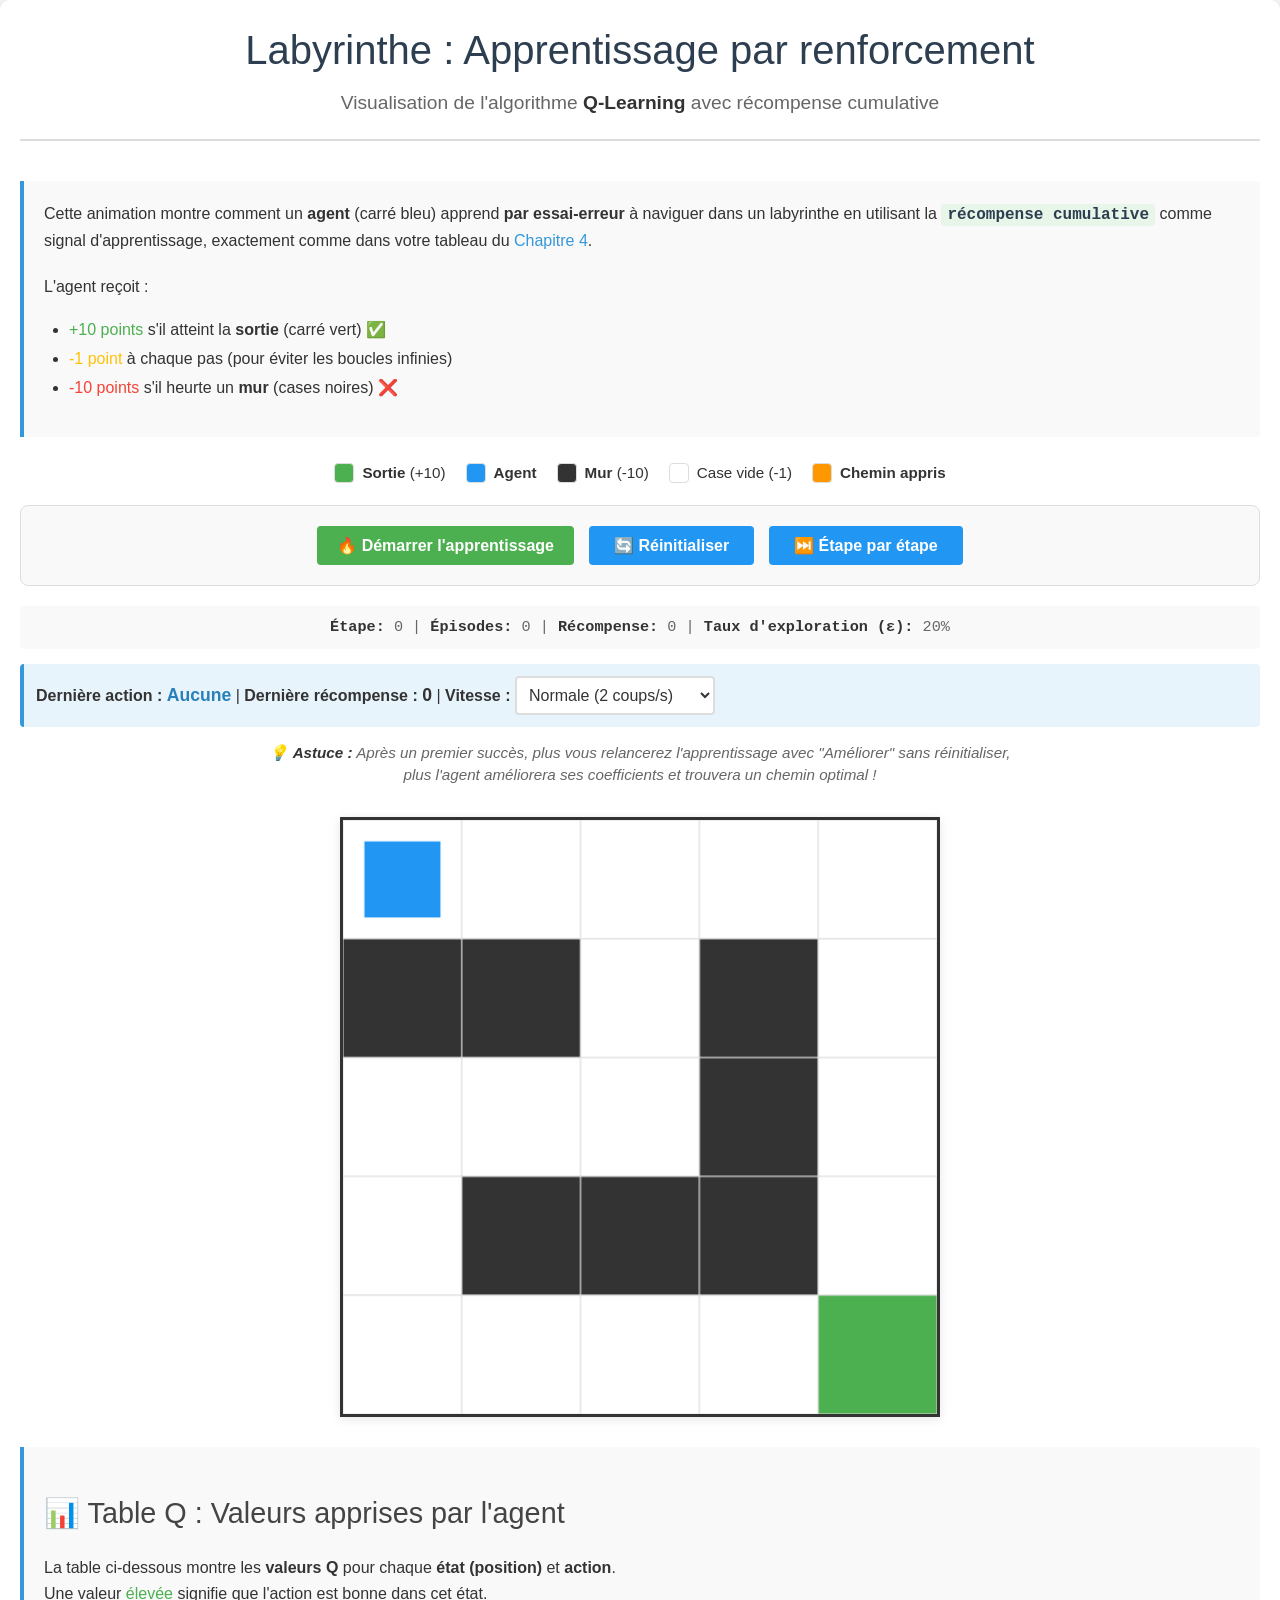
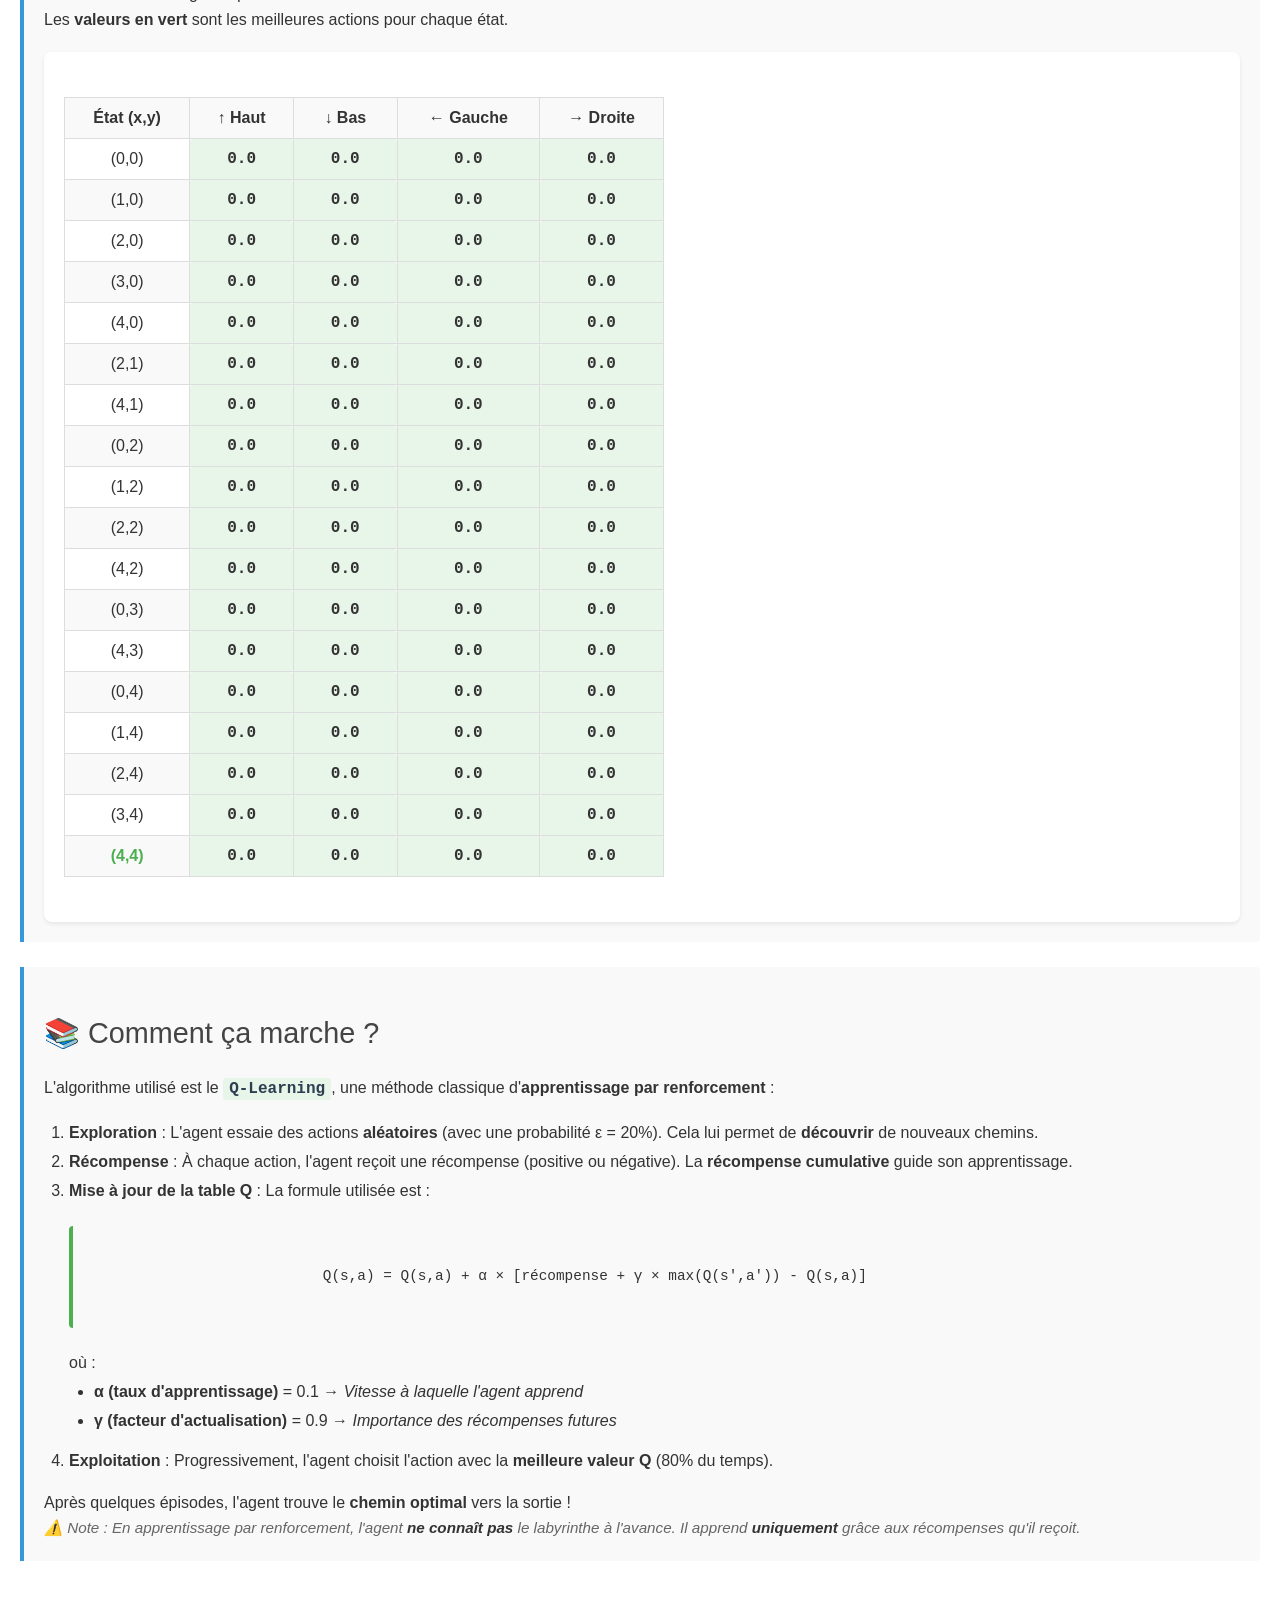
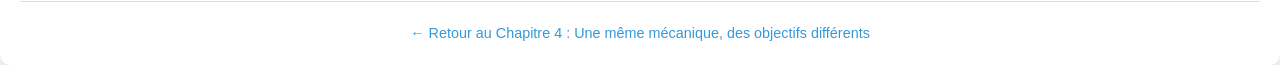
<file: chapitre4/chapitre4_labyrinthe.html>
<!doctype html>
<html lang="fr">
<head>
    <meta charset="UTF-8" />
    <meta name="viewport" content="width=device-width, initial-scale=1.0" />
    <title>Labyrinthe - Apprentissage par renforcement</title>
    <link rel="stylesheet" href="../css/style.css" />
    <style>
        /* ========== STYLES SPÉCIFIQUES ========== */
        #maze-container {
            display: flex;
            justify-content: center;
            gap: 40px;
            margin: 30px 0;
            flex-wrap: wrap;
        }

        #maze-canvas {
            border: 3px solid var(--color-primary);
            background: var(--bg-color-white);
            box-shadow: var(--shadow-md);
            width: 100%;
            max-width: 600px;
            height: auto;
        }

        .controls {
            text-align: center;
            margin: 20px 0;
            display: flex;
            justify-content: center;
            gap: 15px;
            flex-wrap: wrap;
        }

        .legend {
            display: flex;
            justify-content: center;
            gap: 20px;
            margin: 20px 0;
            flex-wrap: wrap;
        }

        .legend-item {
            display: flex;
            align-items: center;
            gap: 8px;
            font-size: 0.95em;
        }

        .legend-color {
            width: 20px;
            height: 20px;
            border-radius: 4px;
            border: 1px solid var(--color-gray);
        }

        #qtable-container {
            overflow-x: auto;
            margin-top: 20px;
            background: var(--bg-color-white);
            padding: var(--spacing-lg);
            border-radius: var(--border-radius);
            box-shadow: var(--shadow-sm);
        }

        #qtable {
            width: 100%;
            border-collapse: collapse;
        }

        #qtable th, #qtable td {
            border: 1px solid var(--color-gray);
            padding: 8px;
            text-align: center;
            min-width: 70px;
        }

        #qtable th {
            background: var(--color-gray-lighter);
            font-weight: bold;
        }

        .step-info {
            font-family: var(--font-monospace);
            font-size: 0.95em;
            color: var(--color-text-light);
            text-align: center;
            margin: 10px 0;
            background: var(--color-gray-lighter);
            padding: 10px;
            border-radius: var(--border-radius-sm);
        }

        #action-info {
            background: var(--color-blue-lighter);
            border-left: 4px solid var(--color-blue);
            padding: 12px;
            margin: 15px 0;
            border-radius: var(--border-radius-sm);
            font-size: 1em;
        }

        #last-action {
            font-weight: bold;
            font-size: 1.1em;
            color: var(--color-blue-dark);
        }

        #last-reward {
            font-weight: bold;
            font-size: 1.1em;
        }

        .highlight {
            background: var(--color-green-lighter);
            font-weight: bold;
        }

        select.secondary {
            padding: 6px;
            border-radius: var(--border-radius-sm);
            border: 1px solid var(--color-gray);
            background: var(--bg-color-white);
            font-family: var(--font-primary);
            font-size: 0.9em;
            cursor: pointer;
        }
        
        #speed-select {
            padding: 8px;
            border-radius: var(--border-radius-sm);
            border: 2px solid var(--color-gray);
            background: var(--bg-color-white) !important;
            font-family: var(--font-primary) !important;
            font-size: 1em !important;
            cursor: pointer;
            min-width: 200px;
            color: var(--color-primary) !important;
            height: auto;
            line-height: normal;
        }
    </style>
</head>

<body>
    <div class="container">
        <header>
            <h1>Labyrinthe : Apprentissage par renforcement</h1>
            <p class="subtitle">
                Visualisation de l'algorithme <strong>Q-Learning</strong> avec récompense cumulative
            </p>
        </header>

        <!-- ============================================ -->
        <!-- INTRODUCTION -->
        <!-- ============================================ -->
        <div class="section">
            <p>
                Cette animation montre comment un <strong>agent</strong> (carré bleu) apprend <strong>par essai-erreur</strong> à naviguer dans un labyrinthe
                en utilisant la <span class="keyword">récompense cumulative</span> comme signal d'apprentissage, exactement comme dans votre tableau du <a href="chapitre4.html">Chapitre 4</a>.
            </p>
            <p>
                L'agent reçoit :
                <ul>
                    <li><span class="text-success">+10 points</span> s'il atteint la <strong>sortie</strong> (carré vert) ✅</li>
                    <li><span class="text-warning">-1 point</span> à chaque pas (pour éviter les boucles infinies)</li>
                    <li><span class="text-danger">-10 points</span> s'il heurte un <strong>mur</strong> (cases noires) ❌</li>
                </ul>
            </p>
        </div>

        <!-- ============================================ -->
        <!-- LÉGENDE -->
        <!-- ============================================ -->
        <div class="legend">
            <div class="legend-item">
                <div class="legend-color" style="background: var(--color-green);"></div>
                <span><strong>Sortie</strong> (+10)</span>
            </div>
            <div class="legend-item">
                <div class="legend-color" style="background: var(--color-blue-light);"></div>
                <span><strong>Agent</strong></span>
            </div>
            <div class="legend-item">
                <div class="legend-color" style="background: var(--color-primary);"></div>
                <span><strong>Mur</strong> (-10)</span>
            </div>
            <div class="legend-item">
                <div class="legend-color" style="background: var(--bg-color-white); border-color: var(--color-gray);"></div>
                <span>Case vide (-1)</span>
            </div>
            <div class="legend-item">
                <div class="legend-color" style="background: var(--color-orange-light);"></div>
                <span><strong>Chemin appris</strong></span>
            </div>
        </div>

        <!-- ============================================ -->
        <!-- CONTRÔLES -->
        <!-- ============================================ -->
        <div class="controls">
            <button id="start-btn" class="more-info-button">🔥 Démarrer l'apprentissage</button>
            <button id="reset-btn" class="secondary">🔄 Réinitialiser</button>
            <button id="step-btn" class="secondary">⏭️ Étape par étape</button>
        </div>

        <div class="step-info">
            <strong>Étape:</strong> <span id="step-count">0</span> |
            <strong>Épisodes:</strong> <span id="episode-count">0</span> |
            <strong>Récompense:</strong> <span id="total-reward">0</span> |
            <strong>Taux d'exploration (ε):</strong> <span id="epsilon-value">20%</span>
        </div>

        <div id="action-info">
            <strong>Dernière action :</strong> <span id="last-action">Aucune</span> |
            <strong>Dernière récompense :</strong> <span id="last-reward">0</span> |
            <strong>Vitesse :</strong>
            <select id="speed-select">
                <option value="100">Très rapide</option>
                <option value="250">Rapide</option>
                <option value="500" selected>Normale (2 coups/s)</option>
                <option value="1000">Lente (1 coup/s)</option>
                <option value="2000">Très lente</option>
            </select>
        </div>
        
        <div class="note" style="text-align: center; margin: 10px 0;">
            💡 <strong>Astuce :</strong> Après un premier succès, plus vous relancerez l'apprentissage avec "Améliorer" sans réinitialiser, <br>plus l'agent améliorera ses coefficients et trouvera un chemin optimal !
        </div>

        <div id="maze-container">
            <canvas id="maze-canvas"></canvas>
        </div>

        <div class="section">
            <h2>📊 Table Q : Valeurs apprises par l'agent</h2>
            <p>
                La table ci-dessous montre les <strong>valeurs Q</strong> pour chaque <strong>état (position)</strong> et <strong>action</strong>.
                <br>
                Une valeur <span class="text-success">élevée</span> signifie que l'action est bonne dans cet état.
                <br>
                Les <strong>valeurs en vert</strong> sont les meilleures actions pour chaque état.
            </p>
            <div id="qtable-container">
                <table id="qtable">
                    <thead>
                        <tr>
                            <th>État (x,y)</th>
                            <th>↑ Haut</th>
                            <th>↓ Bas</th>
                            <th>← Gauche</th>
                            <th>→ Droite</th>
                        </tr>
                    </thead>
                    <tbody id="qtable-body"></tbody>
                </table>
            </div>
        </div>

        <div class="section">
            <h2>📚 Comment ça marche ?</h2>
            <p>
                L'algorithme utilisé est le <span class="keyword">Q-Learning</span>, une méthode classique d'<strong>apprentissage par renforcement</strong> :
            </p>
            <ol>
                <li>
                    <strong>Exploration</strong> :
                    L'agent essaie des actions <strong>aléatoires</strong> (avec une probabilité ε = 20%).
                    Cela lui permet de <strong>découvrir</strong> de nouveaux chemins.
                </li>
                <li>
                    <strong>Récompense</strong> :
                    À chaque action, l'agent reçoit une récompense (positive ou négative).
                    La <strong>récompense cumulative</strong> guide son apprentissage.
                </li>
                <li>
                    <strong>Mise à jour de la table Q</strong> :
                    La formule utilisée est :
                    <div class="code-block">
                        <code>
                            Q(s,a) = Q(s,a) + α × [récompense + γ × max(Q(s',a')) - Q(s,a)]
                        </code>
                    </div>
                    où :
                    <ul>
                        <li><strong>α (taux d'apprentissage)</strong> = 0.1 → <em>Vitesse à laquelle l'agent apprend</em></li>
                        <li><strong>γ (facteur d'actualisation)</strong> = 0.9 → <em>Importance des récompenses futures</em></li>
                    </ul>
                </li>
                <li>
                    <strong>Exploitation</strong> :
                    Progressivement, l'agent choisit l'action avec la <strong>meilleure valeur Q</strong> (80% du temps).
                </li>
            </ol>
            <p>
                Après quelques épisodes, l'agent trouve le <strong>chemin optimal</strong> vers la sortie !
                <br>
                <span class="note">
                    ⚠️ Note : En apprentissage par renforcement, l'agent <strong>ne connaît pas</strong> le labyrinthe à l'avance.
                    Il apprend <strong>uniquement</strong> grâce aux récompenses qu'il reçoit.
                </span>
            </p>
        </div>

        <footer>
            <p>
                <a href="chapitre4.html">← Retour au Chapitre 4 : Une même mécanique, des objectifs différents</a>
            </p>
        </footer>
    </div>

    <script>
        // ==========================================
        // 1. CONFIGURATION DU LABYRINTHE
        // ==========================================
        const maze = [
            [0, 0, 0, 0, 0],
            [1, 1, 0, 1, 0],
            [0, 0, 0, 1, 0],
            [0, 1, 1, 1, 0],
            [0, 0, 0, 0, 2]
        ];

        const MAZE_SIZE = 5;
        let CELL_SIZE = 80;
        let canvasWidth = 420;
        let canvasHeight = 420;
        const AGENT_COLOR = '#2196F3';
        const WALL_COLOR = '#333';
        const EXIT_COLOR = '#4CAF50';
        const PATH_COLOR = '#FFEB3B';
        const EMPTY_COLOR = '#fff';

        // ==========================================
        // 2. PARAMÈTRES Q-LEARNING
        // ==========================================
        const ALPHA = 0.1;
        const GAMMA = 0.9;
        let EPSILON = 0.2;

        const REWARDS = {
            'exit': 10,
            'step': -1,
            'wall': -10
        };

        const ACTIONS = ['UP', 'DOWN', 'LEFT', 'RIGHT'];
        const ACTION_DELTAS = {
            'UP': {x: 0, y: -1},
            'DOWN': {x: 0, y: 1},
            'LEFT': {x: -1, y: 0},
            'RIGHT': {x: 1, y: 0}
        };

        const ACTION_NAMES = {
            'UP': '↑ Haut',
            'DOWN': '↓ Bas',
            'LEFT': '← Gauche',
            'RIGHT': '→ Droite'
        };

        // ==========================================
        // 3. ÉTAT INITIAL
        // ==========================================
        let agent = {x: 0, y: 0};
        let qTable = {};
        let episode = 0;
        let step = 0;
        let totalReward = 0;
        let path = [];
        let isLearning = false;
        let canvas, ctx;
        let stepDelay = 500;
        let lastAction = null;
        let lastReward = 0;

        // ==========================================
        // 4. GESTION DU REDIMENSIONNEMENT
        // ==========================================
        let resizeTimeout;
        
        function resizeCanvas() {
            const container = document.getElementById('maze-container');
            const containerWidth = container.clientWidth;
            
            canvasWidth = Math.min(containerWidth, 600);
            canvasHeight = canvasWidth;
            
            canvas.width = canvasWidth;
            canvas.height = canvasHeight;
            
            CELL_SIZE = canvasWidth / MAZE_SIZE;
            
            drawMaze();
        }
        
        function debouncedResize() {
            clearTimeout(resizeTimeout);
            resizeTimeout = setTimeout(resizeCanvas, 100);
        }

        // ==========================================
        // 5. INITIALISATION
        // ==========================================
        function init() {
            canvas = document.getElementById('maze-canvas');
            ctx = canvas.getContext('2d');

            for (let y = 0; y < MAZE_SIZE; y++) {
                for (let x = 0; x < MAZE_SIZE; x++) {
                    if (maze[y][x] !== 1) {
                        const state = `${x},${y}`;
                        qTable[state] = {
                            'UP': 0,
                            'DOWN': 0,
                            'LEFT': 0,
                            'RIGHT': 0
                        };
                    }
                }
            }

            resizeCanvas();
            updateQTableDisplay();
            updateEpsilonDisplay();
            
            window.addEventListener('resize', debouncedResize);
        }

        // ==========================================
        // 5. DESSINER LE LABYRINTHE
        // ==========================================
        function drawMaze() {
            ctx.clearRect(0, 0, canvas.width, canvas.height);

            for (let y = 0; y < MAZE_SIZE; y++) {
                for (let x = 0; x < MAZE_SIZE; x++) {
                    const cellX = x * CELL_SIZE;
                    const cellY = y * CELL_SIZE;

                    if (maze[y][x] === 1) {
                        ctx.fillStyle = WALL_COLOR;
                    } else if (maze[y][x] === 2) {
                        ctx.fillStyle = EXIT_COLOR;
                    } else {
                        ctx.fillStyle = EMPTY_COLOR;
                    }

                    ctx.fillRect(cellX, cellY, CELL_SIZE, CELL_SIZE);
                    ctx.strokeStyle = '#ddd';
                    ctx.strokeRect(cellX, cellY, CELL_SIZE, CELL_SIZE);
                }
            }

            if (path.length > 0) {
                ctx.globalAlpha = 0.3;
                ctx.fillStyle = PATH_COLOR;
                const pathPadding = CELL_SIZE * 0.06;
                for (const p of path) {
                    if (maze[p.y][p.x] !== 2) {
                        ctx.fillRect(
                            p.x * CELL_SIZE + pathPadding,
                            p.y * CELL_SIZE + pathPadding,
                            CELL_SIZE - pathPadding * 2,
                            CELL_SIZE - pathPadding * 2
                        );
                    }
                }
                ctx.globalAlpha = 1;
            }

            const agentPadding = CELL_SIZE * 0.18;
            ctx.fillStyle = AGENT_COLOR;
            ctx.fillRect(
                agent.x * CELL_SIZE + agentPadding,
                agent.y * CELL_SIZE + agentPadding,
                CELL_SIZE - agentPadding * 2,
                CELL_SIZE - agentPadding * 2
            );

            if (lastAction) {
                const actionHeight = CELL_SIZE * 0.25;
                const actionPadding = CELL_SIZE * 0.06;
                ctx.fillStyle = 'white';
                ctx.strokeStyle = 'black';
                ctx.strokeRect(
                    agent.x * CELL_SIZE + actionPadding,
                    agent.y * CELL_SIZE - actionHeight,
                    CELL_SIZE - actionPadding * 2,
                    actionHeight
                );
                ctx.fillRect(
                    agent.x * CELL_SIZE + actionPadding,
                    agent.y * CELL_SIZE - actionHeight,
                    CELL_SIZE - actionPadding * 2,
                    actionHeight
                );
                ctx.fillStyle = 'black';
                ctx.font = `bold ${Math.max(8, CELL_SIZE * 0.3)}px Arial`;
                ctx.textAlign = 'center';
                ctx.fillText(
                    ACTION_NAMES[lastAction].replace('Haut', '↑').replace('Bas', '↓').replace('Gauche', '←').replace('Droite', '→'),
                    agent.x * CELL_SIZE + CELL_SIZE/2,
                    agent.y * CELL_SIZE - actionHeight/2
                );
            }
        }

        // ==========================================
        // 6. CHOISIR UNE ACTION
        // ==========================================
        function chooseAction(state) {
            const validActions = ACTIONS.filter(action => {
                const delta = ACTION_DELTAS[action];
                const newX = agent.x + delta.x;
                const newY = agent.y + delta.y;
                return newX >= 0 && newX < MAZE_SIZE && newY >= 0 && newY < MAZE_SIZE;
            });

            if (Math.random() < EPSILON) {
                return validActions[Math.floor(Math.random() * validActions.length)];
            } else {
                const stateQ = qTable[state];
                const maxQ = Math.max(...Object.values(stateQ));
                const bestActions = Object.keys(stateQ).filter(a => stateQ[a] === maxQ);
                return bestActions[Math.floor(Math.random() * bestActions.length)];
            }
        }

        // ==========================================
        // 7. EXÉCUTER UNE ACTION
        // ==========================================
        function takeAction(action) {
            const delta = ACTION_DELTAS[action];
            const newX = agent.x + delta.x;
            const newY = agent.y + delta.y;

            if (newX < 0 || newX >= MAZE_SIZE || newY < 0 || newY >= MAZE_SIZE) {
                return REWARDS.wall;
            }

            if (maze[newY][newX] === 1) {
                return REWARDS.wall;
            }

            if (maze[newY][newX] === 2) {
                agent.x = newX;
                agent.y = newY;
                return REWARDS.exit;
            }

            agent.x = newX;
            agent.y = newY;
            return REWARDS.step;
        }

        // ==========================================
        // 8. METTRE À JOUR LA TABLE Q
        // ==========================================
        function updateQTable(oldState, action, reward, newState) {
            const oldQ = qTable[oldState][action];
            const maxNewQ = Math.max(...Object.values(qTable[newState]));
            qTable[oldState][action] = oldQ + ALPHA * (reward + GAMMA * maxNewQ - oldQ);
        }

        // ==========================================
        // 9. EXÉCUTER UN ÉPISODE COMPLET (CORRIGÉ)
        // ==========================================
        function runEpisode() {
            if (!isLearning) return;

            episode++;
            step = 0;
            totalReward = 0;
            path = [{...agent}];
            document.getElementById('last-action').textContent = 'Aucune';
            document.getElementById('last-reward').textContent = '0';
            document.getElementById('last-reward').style.color = 'black';

            EPSILON = Math.max(0.01, EPSILON * 0.995);
            updateEpsilonDisplay();

            const intervalId = setInterval(() => {
                if (!isLearning) {
                    clearInterval(intervalId);
                    return;
                }

                const state = `${agent.x},${agent.y}`;
                const action = chooseAction(state);
                lastAction = action;
                document.getElementById('last-action').textContent = ACTION_NAMES[action];

                const reward = takeAction(action);
                lastReward = reward;
                document.getElementById('last-reward').textContent = reward;
                if (reward > 0) {
                    document.getElementById('last-reward').style.color = 'var(--color-green)';
                } else if (reward < 0) {
                    document.getElementById('last-reward').style.color = 'var(--color-red)';
                } else {
                    document.getElementById('last-reward').style.color = 'black';
                }

                totalReward += reward;
                step++;

                if (reward !== REWARDS.wall) {
                    path.push({...agent});
                }

                const newState = `${agent.x},${agent.y}`;
                updateQTable(state, action, reward, newState);

                drawMaze();
                updateStats();
                updateQTableDisplay();

                // 🎯 CORRECTION : ARRÊT APRES SUCCÈS + CONSERVATION DE LA TABLE Q
                if (maze[agent.y][agent.x] === 2) {
                    clearInterval(intervalId);
                    document.getElementById('last-action').textContent = '🎉 SUCCÈS !';
                    document.getElementById('last-reward').textContent = '+10';
                    document.getElementById('last-reward').style.color = 'var(--color-green)';
                    document.getElementById('last-reward').style.fontWeight = 'bold';
                    isLearning = false;
                    document.getElementById('start-btn').textContent = '🔥 Améliorer l\'apprentissage';
                    setTimeout(() => {
                        if (!isLearning) {
                            agent = {x: 0, y: 0};
                            drawMaze();
                        }
                    }, 2000);
                    return;
                }

                if (step >= 100) {
                    clearInterval(intervalId);
                    if (isLearning) {
                        setTimeout(() => {
                            agent = {x: 0, y: 0};
                            runEpisode();
                        }, 1000);
                    }
                }
            }, stepDelay);
        }

        // ==========================================
        // 10. EXÉCUTER UNE SEULE ÉTAPE (CORRIGÉE)
        // ==========================================
        function runStep() {
            if (!isLearning) {
                isLearning = true;
                episode++;
                step = 0;
                totalReward = 0;
                path = [{...agent}];
                document.getElementById('start-btn').textContent = '🛑 Arrêter';
            }

            const state = `${agent.x},${agent.y}`;
            const action = chooseAction(state);
            lastAction = action;
            document.getElementById('last-action').textContent = ACTION_NAMES[action];

            const reward = takeAction(action);
            lastReward = reward;
            document.getElementById('last-reward').textContent = reward;
            if (reward > 0) {
                document.getElementById('last-reward').style.color = 'var(--color-green)';
            } else if (reward < 0) {
                document.getElementById('last-reward').style.color = 'var(--color-red)';
            } else {
                document.getElementById('last-reward').style.color = 'black';
            }

            totalReward += reward;

            if (reward !== REWARDS.wall) {
                path.push({...agent});
            }

            const newState = `${agent.x},${agent.y}`;
            updateQTable(state, action, reward, newState);

            step++;

            if (maze[agent.y][agent.x] === 2) {
                isLearning = false;
                document.getElementById('start-btn').textContent = '🔥 Améliorer l\'apprentissage';
                document.getElementById('last-action').textContent = '🎉 SUCCÈS !';
                document.getElementById('last-reward').textContent = '+10';
                document.getElementById('last-reward').style.color = 'var(--color-green)';
            }

            drawMaze();
            updateStats();
            updateQTableDisplay();
        }

        // ==========================================
        // 11. RÉINITIALISER
        // ==========================================
        function reset() {
            isLearning = false;
            episode = 0;
            step = 0;
            totalReward = 0;
            path = [];
            agent = {x: 0, y: 0};
            EPSILON = 0.2;
            lastAction = null;
            lastReward = 0;

            for (let state in qTable) {
                for (let action of ACTIONS) {
                    qTable[state][action] = 0;
                }
            }

            drawMaze();
            updateStats();
            updateQTableDisplay();
            updateEpsilonDisplay();
            document.getElementById('start-btn').textContent = '🔥 Démarrer l\'apprentissage';
            document.getElementById('last-action').textContent = 'Aucune';
            document.getElementById('last-reward').textContent = '0';
            document.getElementById('last-reward').style.color = 'black';
        }

        // ==========================================
        // 12. METTRE À JOUR LES STATISTIQUES
        // ==========================================
        function updateStats() {
            document.getElementById('step-count').textContent = step;
            document.getElementById('episode-count').textContent = episode;
            document.getElementById('total-reward').textContent = totalReward;
        }

        function updateEpsilonDisplay() {
            document.getElementById('epsilon-value').textContent = `${Math.round(EPSILON * 100)}%`;
        }

        // ==========================================
        // 13. METTRE À JOUR LA TABLE Q
        // ==========================================
        function updateQTableDisplay() {
            const tbody = document.getElementById('qtable-body');
            tbody.innerHTML = '';

            for (let y = 0; y < MAZE_SIZE; y++) {
                for (let x = 0; x < MAZE_SIZE; x++) {
                    if (maze[y][x] === 1) continue;

                    const state = `${x},${y}`;
                    const row = document.createElement('tr');

                    const stateCell = document.createElement('td');
                    stateCell.textContent = `(${x},${y})`;
                    if (maze[y][x] === 2) {
                        stateCell.style.fontWeight = 'bold';
                        stateCell.style.color = 'var(--color-green)';
                    }
                    row.appendChild(stateCell);

                    for (const action of ACTIONS) {
                        const actionCell = document.createElement('td');
                        const qValue = qTable[state][action].toFixed(1);
                        actionCell.textContent = qValue;

                        const stateQ = qTable[state];
                        const maxQ = Math.max(...Object.values(stateQ));
                        if (stateQ[action] === maxQ) {
                            actionCell.className = 'highlight';
                        }

                        row.appendChild(actionCell);
                    }

                    tbody.appendChild(row);
                }
            }
        }

        // ==========================================
        // 14. GESTION DES BOUTONS (MODIFIÉ)
        // ==========================================
        document.getElementById('start-btn').addEventListener('click', function() {
            if (isLearning) {
                isLearning = false;
                this.textContent = '🔥 Améliorer l\'apprentissage';
            } else {
                isLearning = true;
                this.textContent = '🛑 Arrêter';
                agent = {x: 0, y: 0};
                runEpisode();
            }
        });

        document.getElementById('reset-btn').addEventListener('click', function() {
            reset();
        });

        document.getElementById('step-btn').addEventListener('click', function() {
            runStep();
        });

        // ==========================================
        // 15. GESTION DE LA VITESSE
        // ==========================================
        document.getElementById('speed-select').addEventListener('change', function() {
            stepDelay = parseInt(this.value);
            if (isLearning) {
                isLearning = false;
                setTimeout(() => {
                    if (isLearning) return;
                    isLearning = true;
                    document.getElementById('start-btn').textContent = '🛑 Arrêter';
                    runEpisode();
                }, 100);
            }
        });

        // ==========================================
        // 16. INITIALISER AU CHARGEMENT
        // ==========================================
        window.addEventListener('load', init);
    </script>
</body>
</html>
</file>
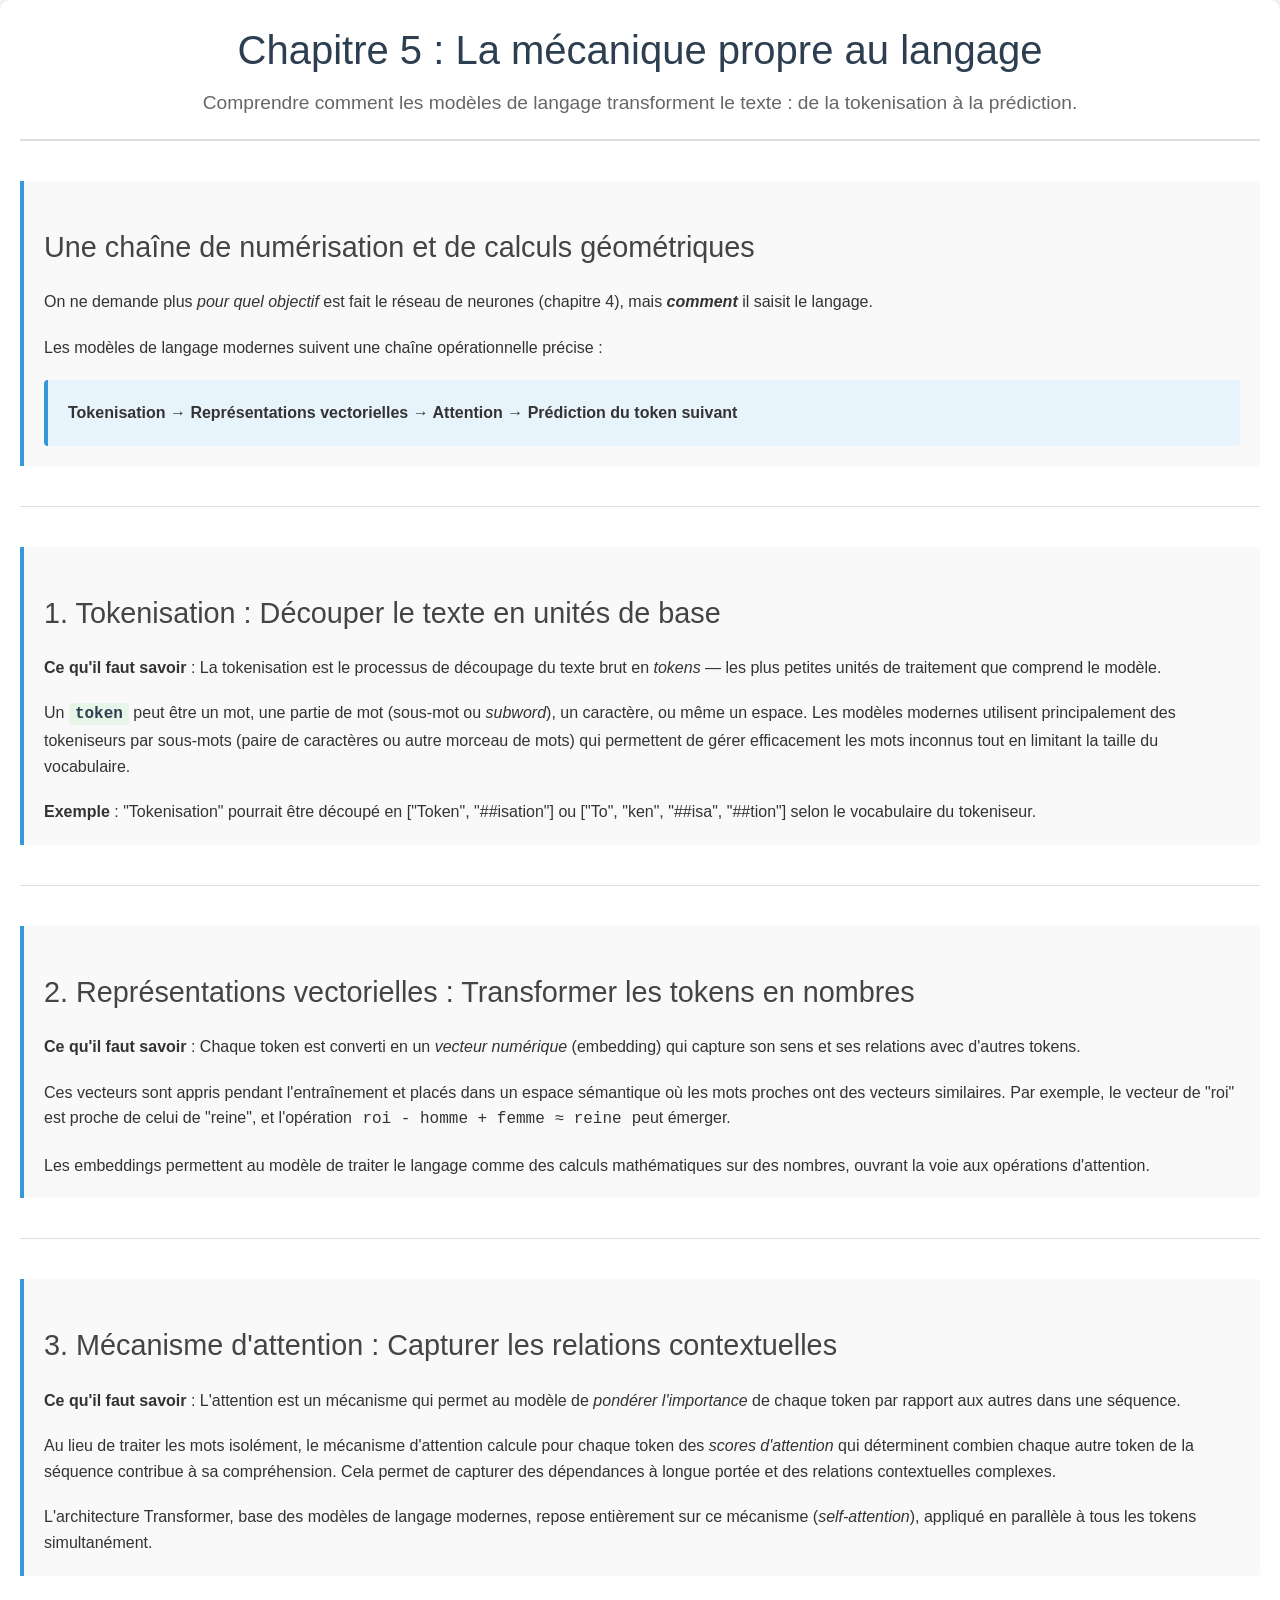
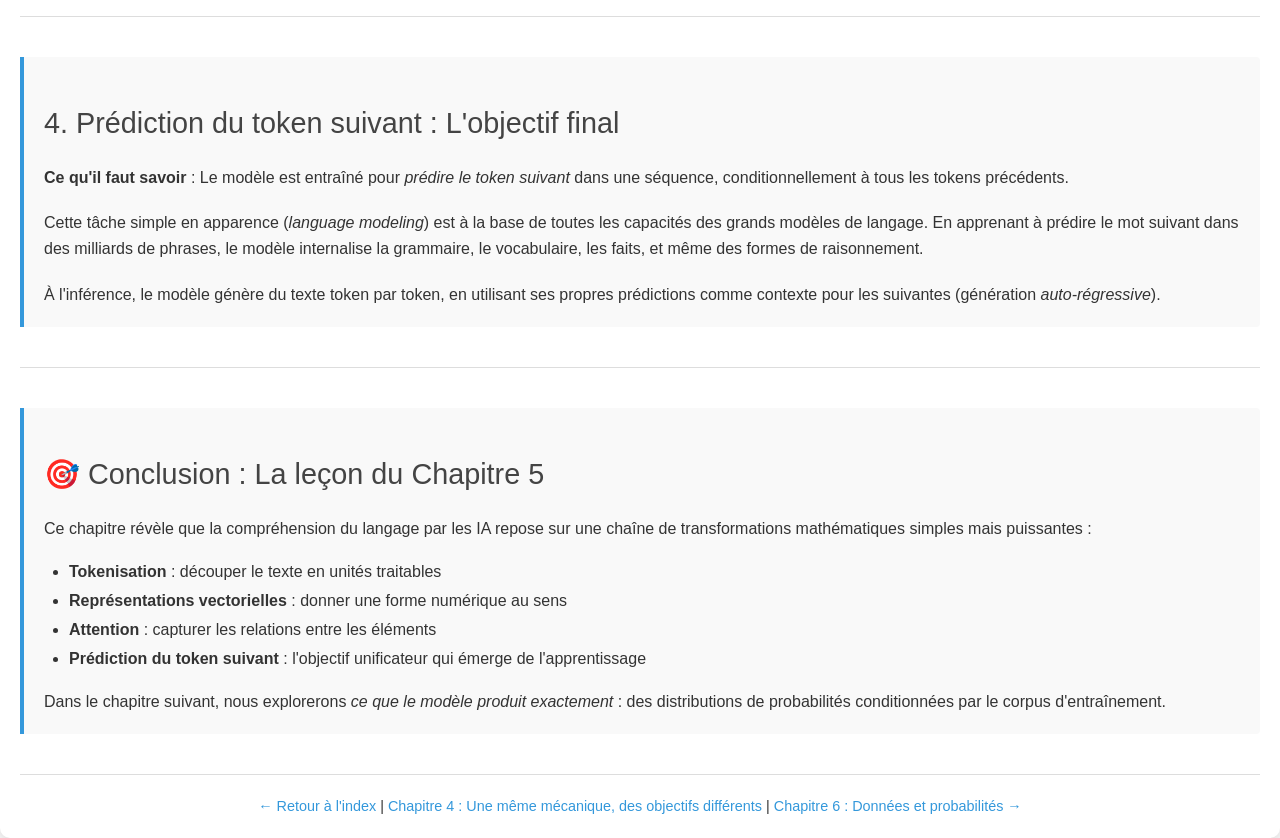
<file: chapitre5/chapitre5.html>
<!doctype html>
<html lang="fr">
    <head>
        <meta charset="UTF-8" />
        <meta name="viewport" content="width=device-width, initial-scale=1.0" />
        <title>Chapitre 5 : La mécanique propre au langage</title>
        <link rel="stylesheet" href="../css/style.css" />
    </head>

    <body>
        <div class="container">
            <header>
                <h1>Chapitre 5 : La mécanique propre au langage</h1>
                <p class="subtitle">
                    Comprendre comment les modèles de langage transforment le texte : de la tokenisation à la prédiction.
                </p>
            </header>

            <!-- ======================================================== -->
            <!-- INTRODUCTION -->
            <!-- ======================================================== -->
<div class="section">
    <h2>Une chaîne de numérisation et de calculs géométriques</h2>
    <p class="subtitle">
        On ne demande plus <em>pour quel objectif</em> est fait le réseau de neurones (chapitre 4),
        mais <em><b>comment</b></em> il saisit le langage.
    </p>
    <p>
        Les modèles de langage modernes suivent une chaîne opérationnelle précise :
    </p>
    <p class="important-box">
        <strong>
            Tokenisation → Représentations vectorielles → Attention → Prédiction du token suivant
        </strong>
    </p>
</div>

            <hr />

            <!-- ======================================================== -->
            <!-- TOKENISATION -->
            <!-- ======================================================== -->
            <div class="section">
                <h2>1. Tokenisation : Découper le texte en unités de base</h2>
                <p>
                    <strong>Ce qu'il faut savoir</strong> : La tokenisation est le processus de découpage du texte brut en <em>tokens</em> — 
                    les plus petites unités de traitement que comprend le modèle.
                </p>
                <p>
                    Un <span class = "keyword">token</span> peut être un mot, une partie de mot (sous-mot ou <em>subword</em>), un caractère, ou même un espace. 
                    Les modèles modernes utilisent principalement des tokeniseurs par sous-mots (paire de caractères ou autre morceau de mots) qui permettent 
                    de gérer efficacement les mots inconnus tout en limitant la taille du vocabulaire.
                </p>
                <p>
                    <strong>Exemple</strong> : "Tokenisation" pourrait être découpé en ["Token", "##isation"] ou ["To", "ken", "##isa", "##tion"] 
                    selon le vocabulaire du tokeniseur.
                </p>
            </div>

            <hr />

            <!-- ======================================================== -->
            <!-- REPRÉSENTATIONS VECTORIELLES -->
            <!-- ======================================================== -->
            <div class="section">
                <h2>2. Représentations vectorielles : Transformer les tokens en nombres</h2>
                <p>
                    <strong>Ce qu'il faut savoir</strong> : Chaque token est converti en un <em>vecteur numérique</em> (embedding) qui 
                    capture son sens et ses relations avec d'autres tokens.
                </p>
                <p>
                    Ces vecteurs sont appris pendant l'entraînement et placés dans un espace sémantique où les mots proches 
                    ont des vecteurs similaires. Par exemple, le vecteur de "roi" est proche de celui de "reine", et l'opération 
                    <code>roi - homme + femme ≈ reine</code> peut émerger.
                </p>
                <p>
                    Les embeddings permettent au modèle de traiter le langage comme des calculs mathématiques sur des nombres, 
                    ouvrant la voie aux opérations d'attention.
                </p>
            </div>

            <hr />

            <!-- ======================================================== -->
            <!-- ATTENTION -->
            <!-- ======================================================== -->
            <div class="section">
                <h2>3. Mécanisme d'attention : Capturer les relations contextuelles</h2>
                <p>
                    <strong>Ce qu'il faut savoir</strong> : L'attention est un mécanisme qui permet au modèle de <em>pondérer 
                    l'importance</em> de chaque token par rapport aux autres dans une séquence.
                </p>
                <p>
                    Au lieu de traiter les mots isolément, le mécanisme d'attention calcule pour chaque token des <em>scores d'attention</em> 
                    qui déterminent combien chaque autre token de la séquence contribue à sa compréhension. Cela permet de capturer 
                    des dépendances à longue portée et des relations contextuelles complexes.
                </p>
                <p>
                    L'architecture Transformer, base des modèles de langage modernes, repose entièrement sur ce mécanisme 
                    (<em>self-attention</em>), appliqué en parallèle à tous les tokens simultanément.
                </p>
            </div>

            <hr />

            <!-- ======================================================== -->
            <!-- PRÉDICTION DU TOKEN SUIVANT -->
            <!-- ======================================================== -->
            <div class="section">
                <h2>4. Prédiction du token suivant : L'objectif final</h2>
                <p>
                    <strong>Ce qu'il faut savoir</strong> : Le modèle est entraîné pour <em>prédire le token suivant</em> dans une séquence, 
                    conditionnellement à tous les tokens précédents.
                </p>
                <p>
                    Cette tâche simple en apparence (<em>language modeling</em>) est à la base de toutes les capacités des grands 
                    modèles de langage. En apprenant à prédire le mot suivant dans des milliards de phrases, le modèle internalise 
                    la grammaire, le vocabulaire, les faits, et même des formes de raisonnement.
                </p>
                <p>
                    À l'inférence, le modèle génère du texte token par token, en utilisant ses propres prédictions comme contexte 
                    pour les suivantes (génération <em>auto-régressive</em>).
                </p>
            </div>

            <hr />

            <!-- ======================================================== -->
            <!-- CONCLUSION -->
            <!-- ======================================================== -->
            <div class="section">
                <h2>🎯 Conclusion : La leçon du Chapitre 5</h2>
                <p>
                    Ce chapitre révèle que la compréhension du langage par les IA repose sur une chaîne de transformations 
                    mathématiques simples mais puissantes :
                </p>
                <ul>
                    <li><strong>Tokenisation</strong> : découper le texte en unités traitables</li>
                    <li><strong>Représentations vectorielles</strong> : donner une forme numérique au sens</li>
                    <li><strong>Attention</strong> : capturer les relations entre les éléments</li>
                    <li><strong>Prédiction du token suivant</strong> : l'objectif unificateur qui émerge de l'apprentissage</li>
                </ul>
                <p>
                    Dans le chapitre suivant, nous explorerons <em>ce que le modèle produit exactement</em> : des distributions de 
                    probabilités conditionnées par le corpus d'entraînement.
                </p>
            </div>

            <footer>
                <p>
                    <a href="../index.html">← Retour à l'index</a> |
                    <a href="../chapitre4/chapitre4.html">Chapitre 4 : Une même mécanique, des objectifs différents</a>
                    | 
                    <a href="../chapitre6/chapitre6.html">Chapitre 6 : Données et probabilités →</a>
                </p>
            </footer>
        </div>
    </body>
</html>
</file>
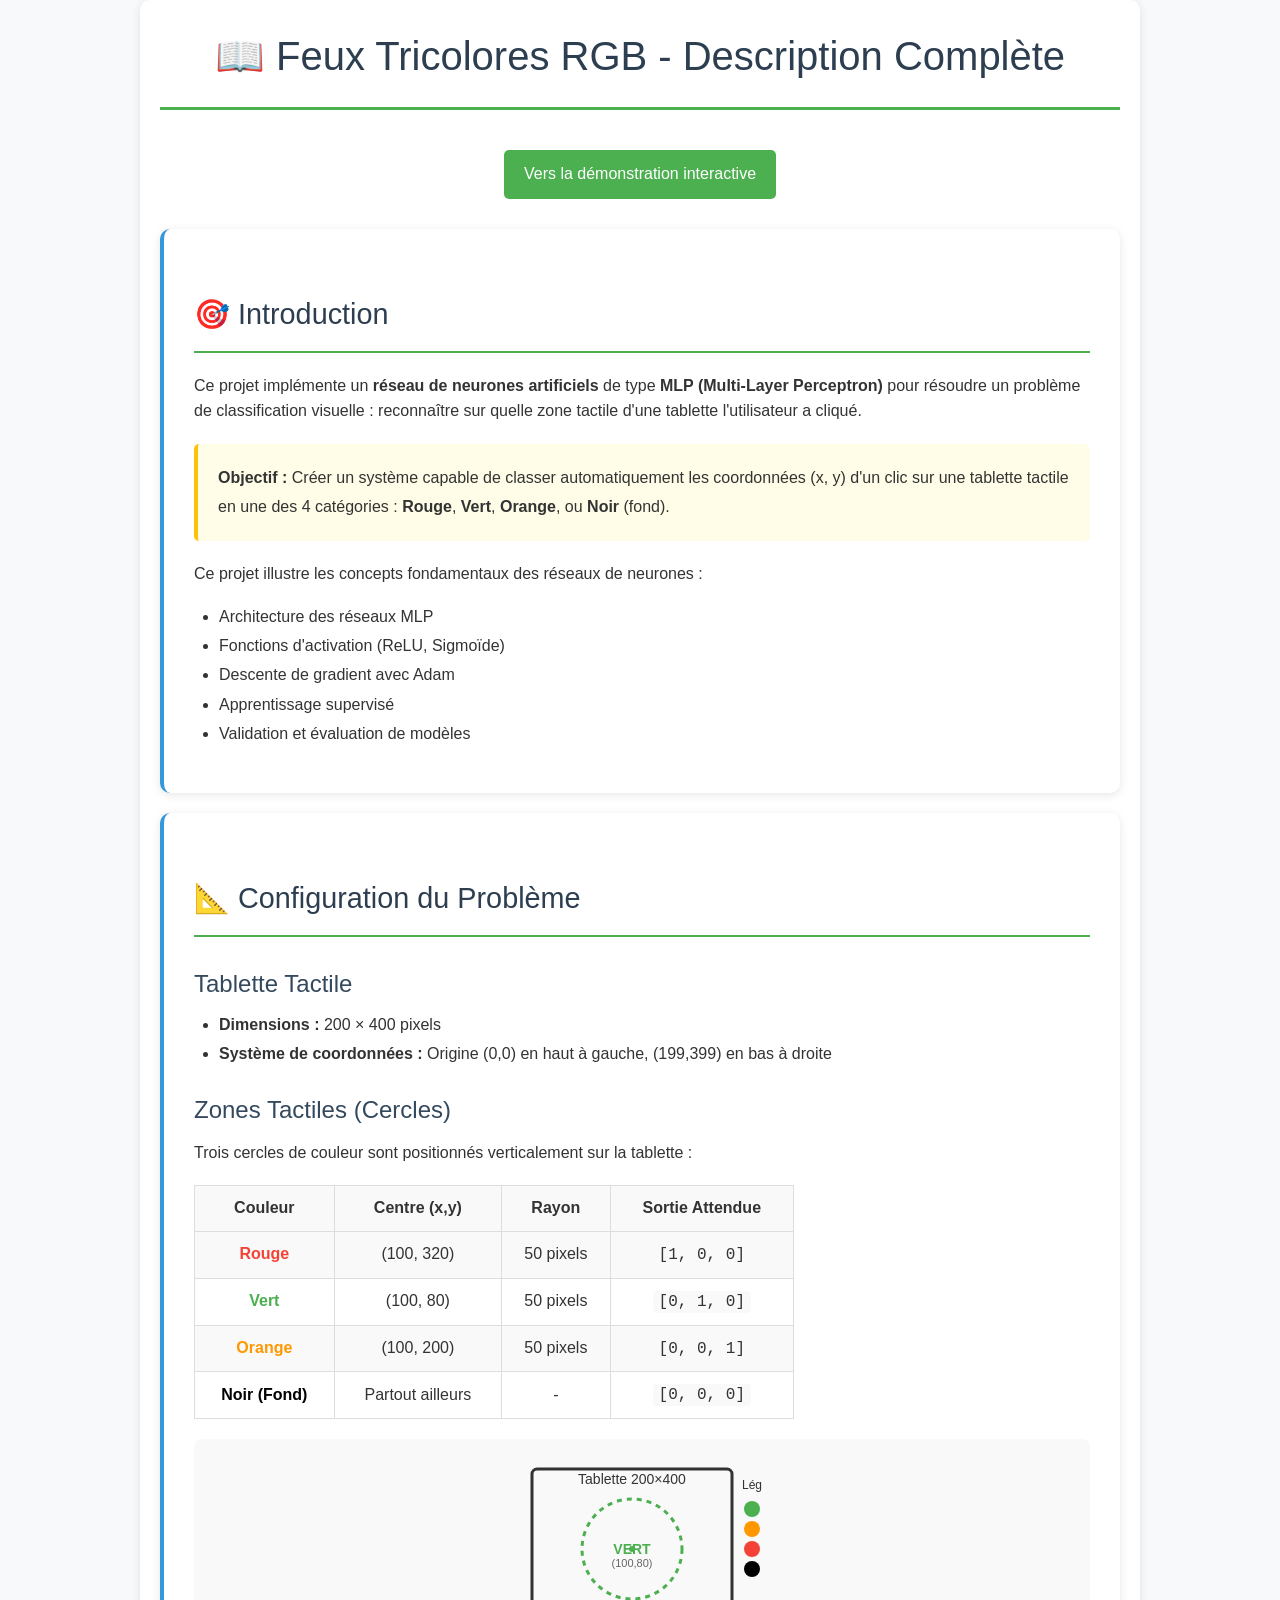
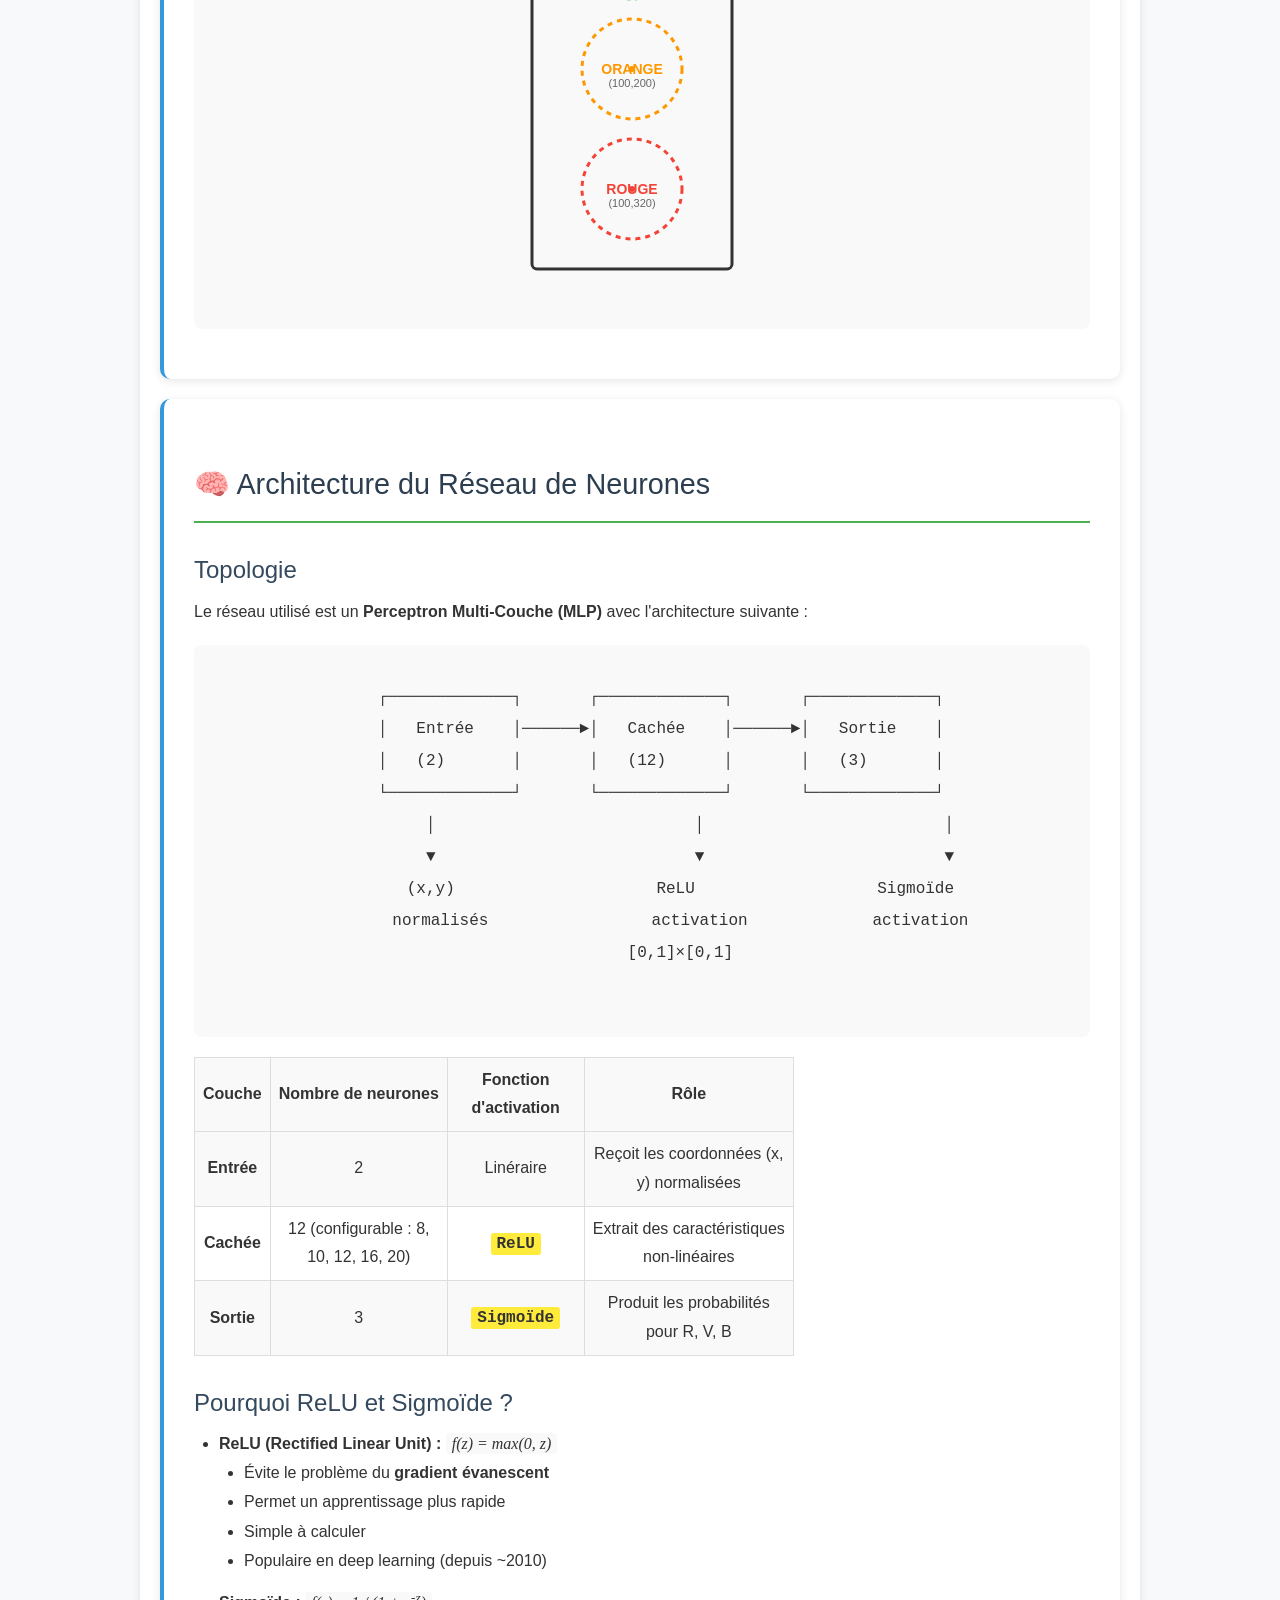
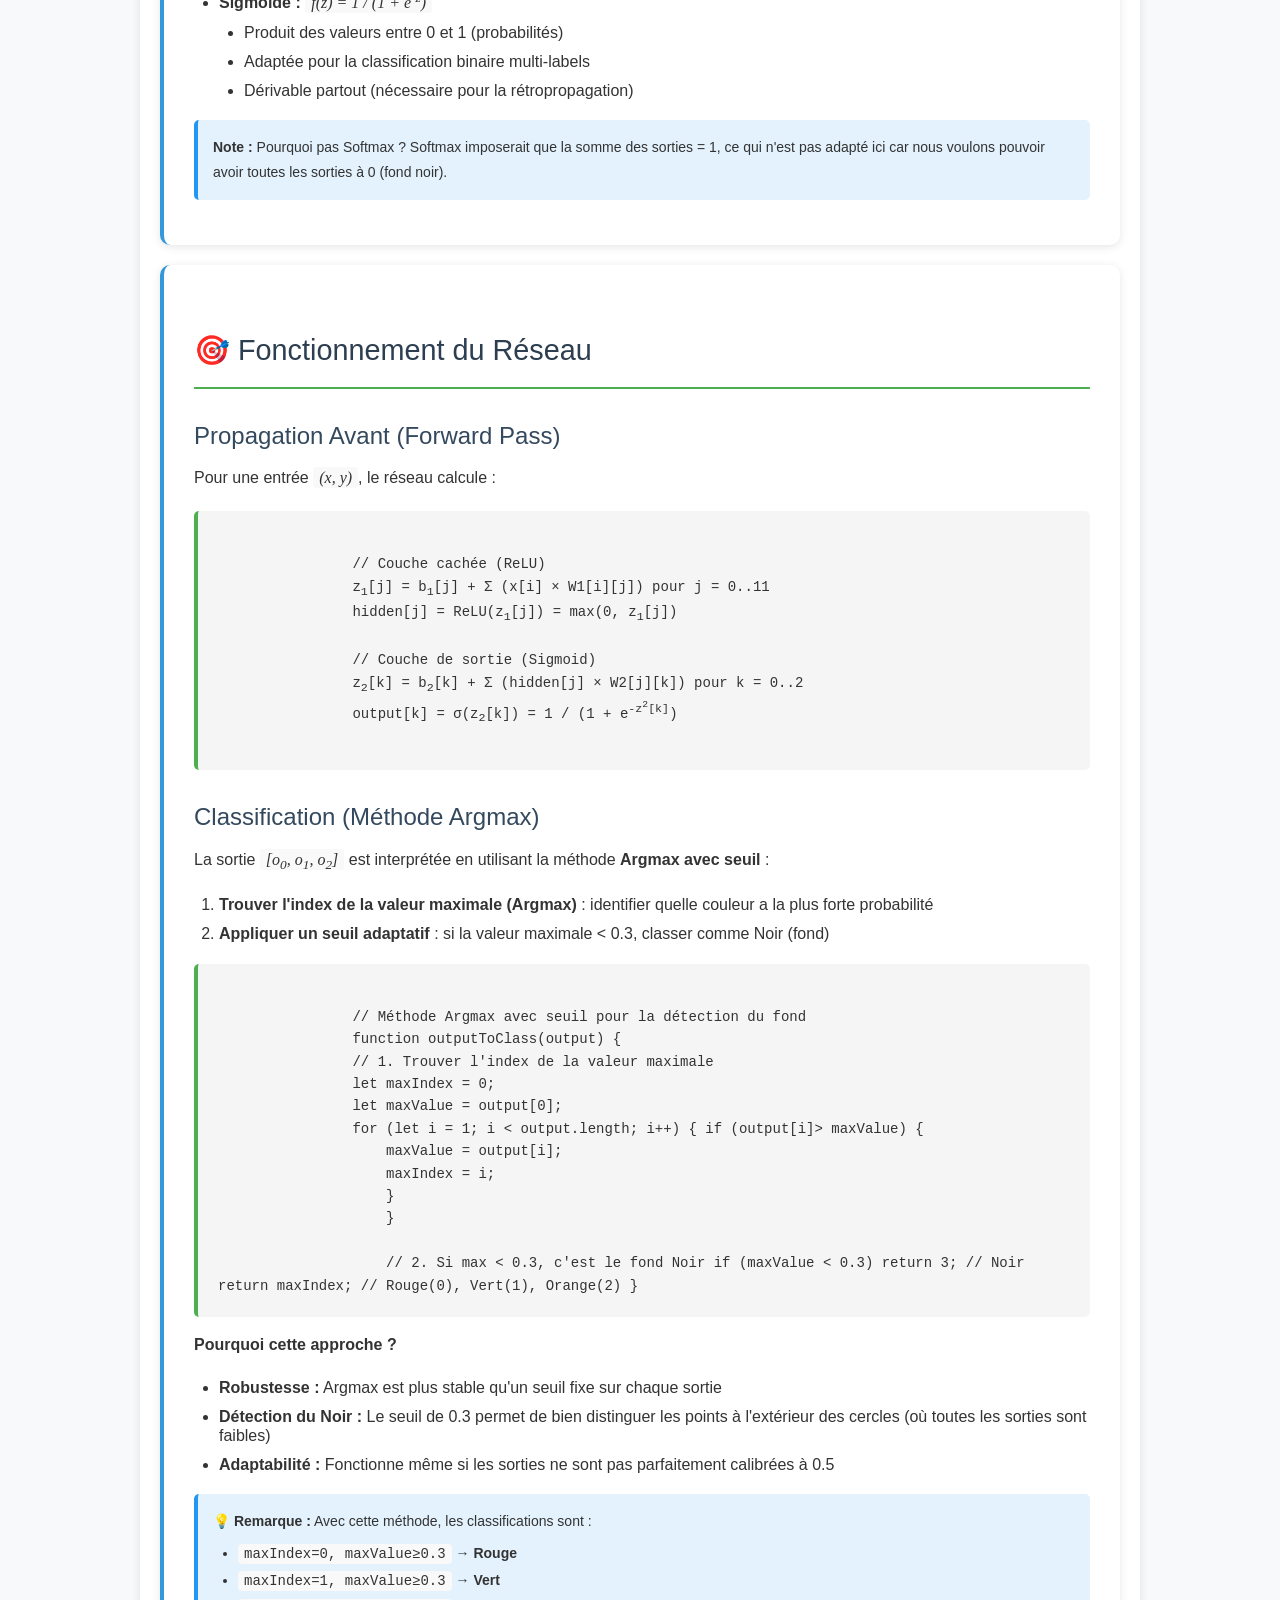
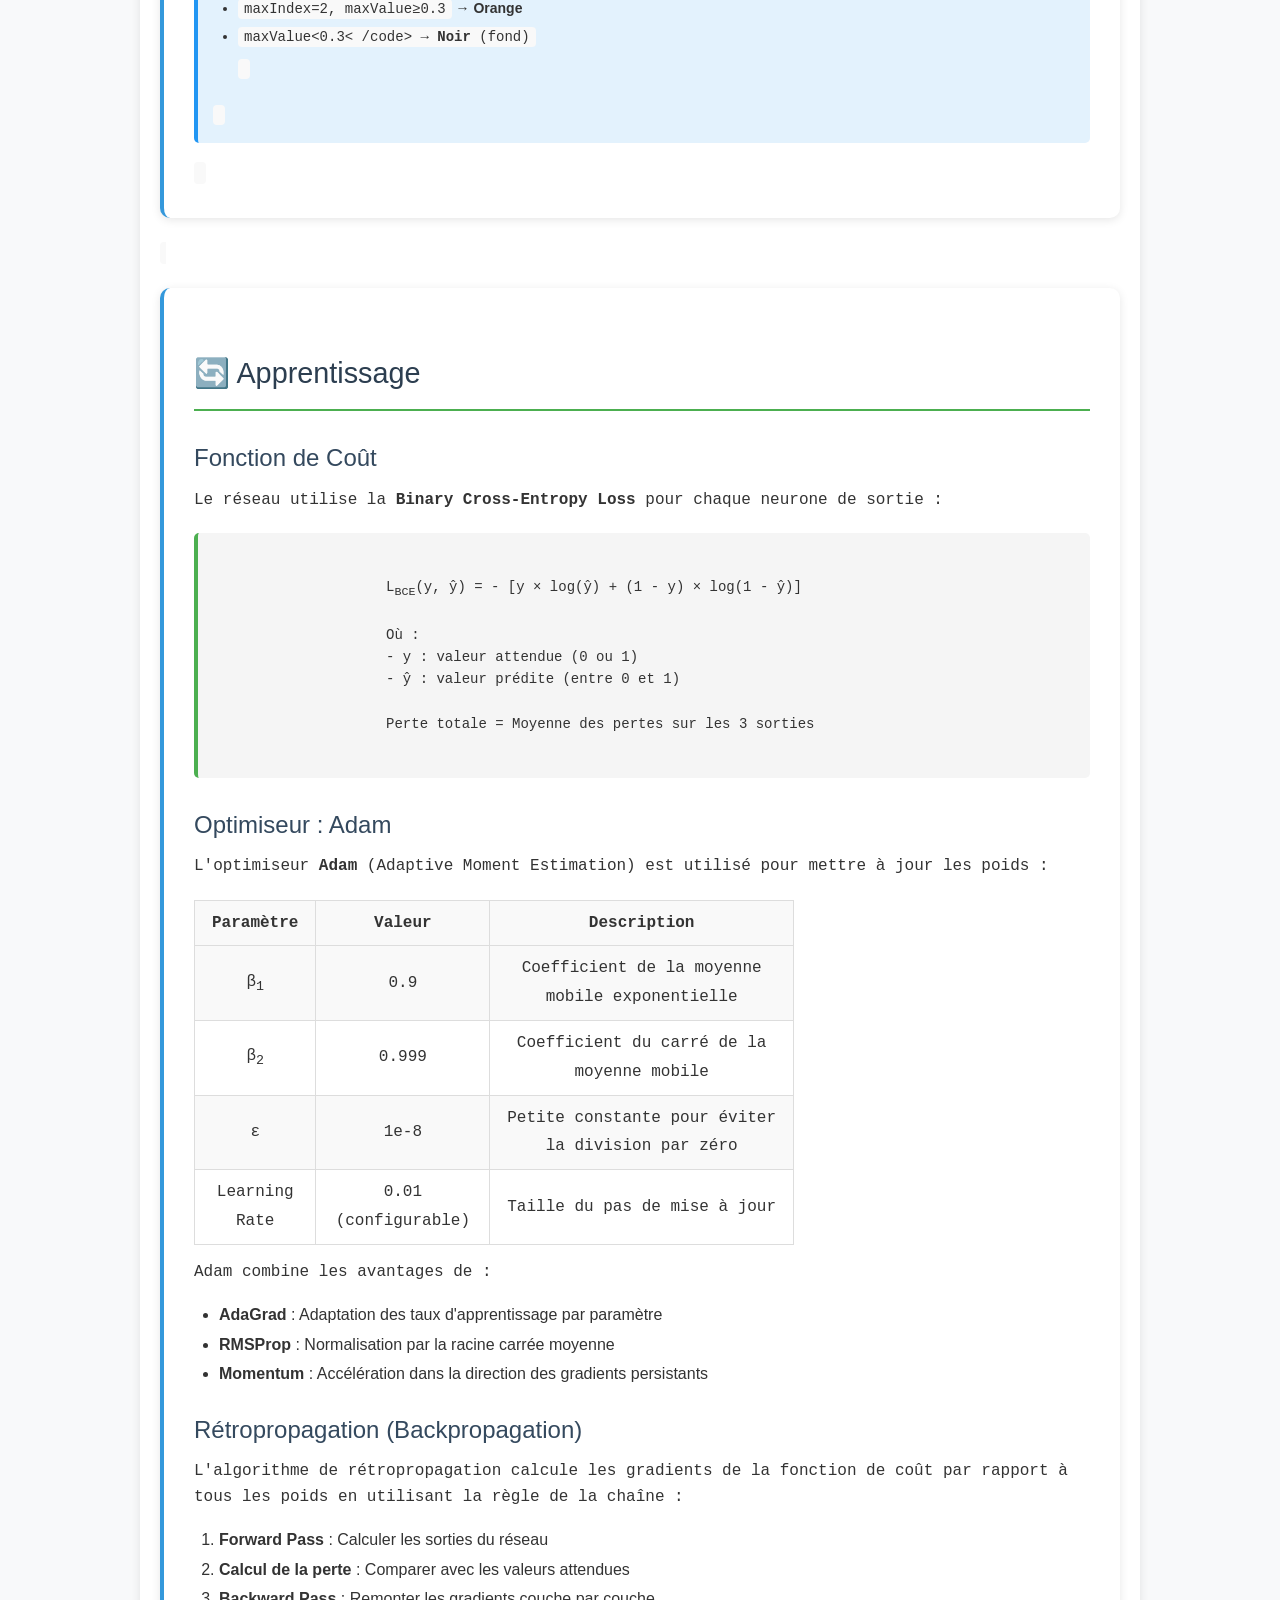
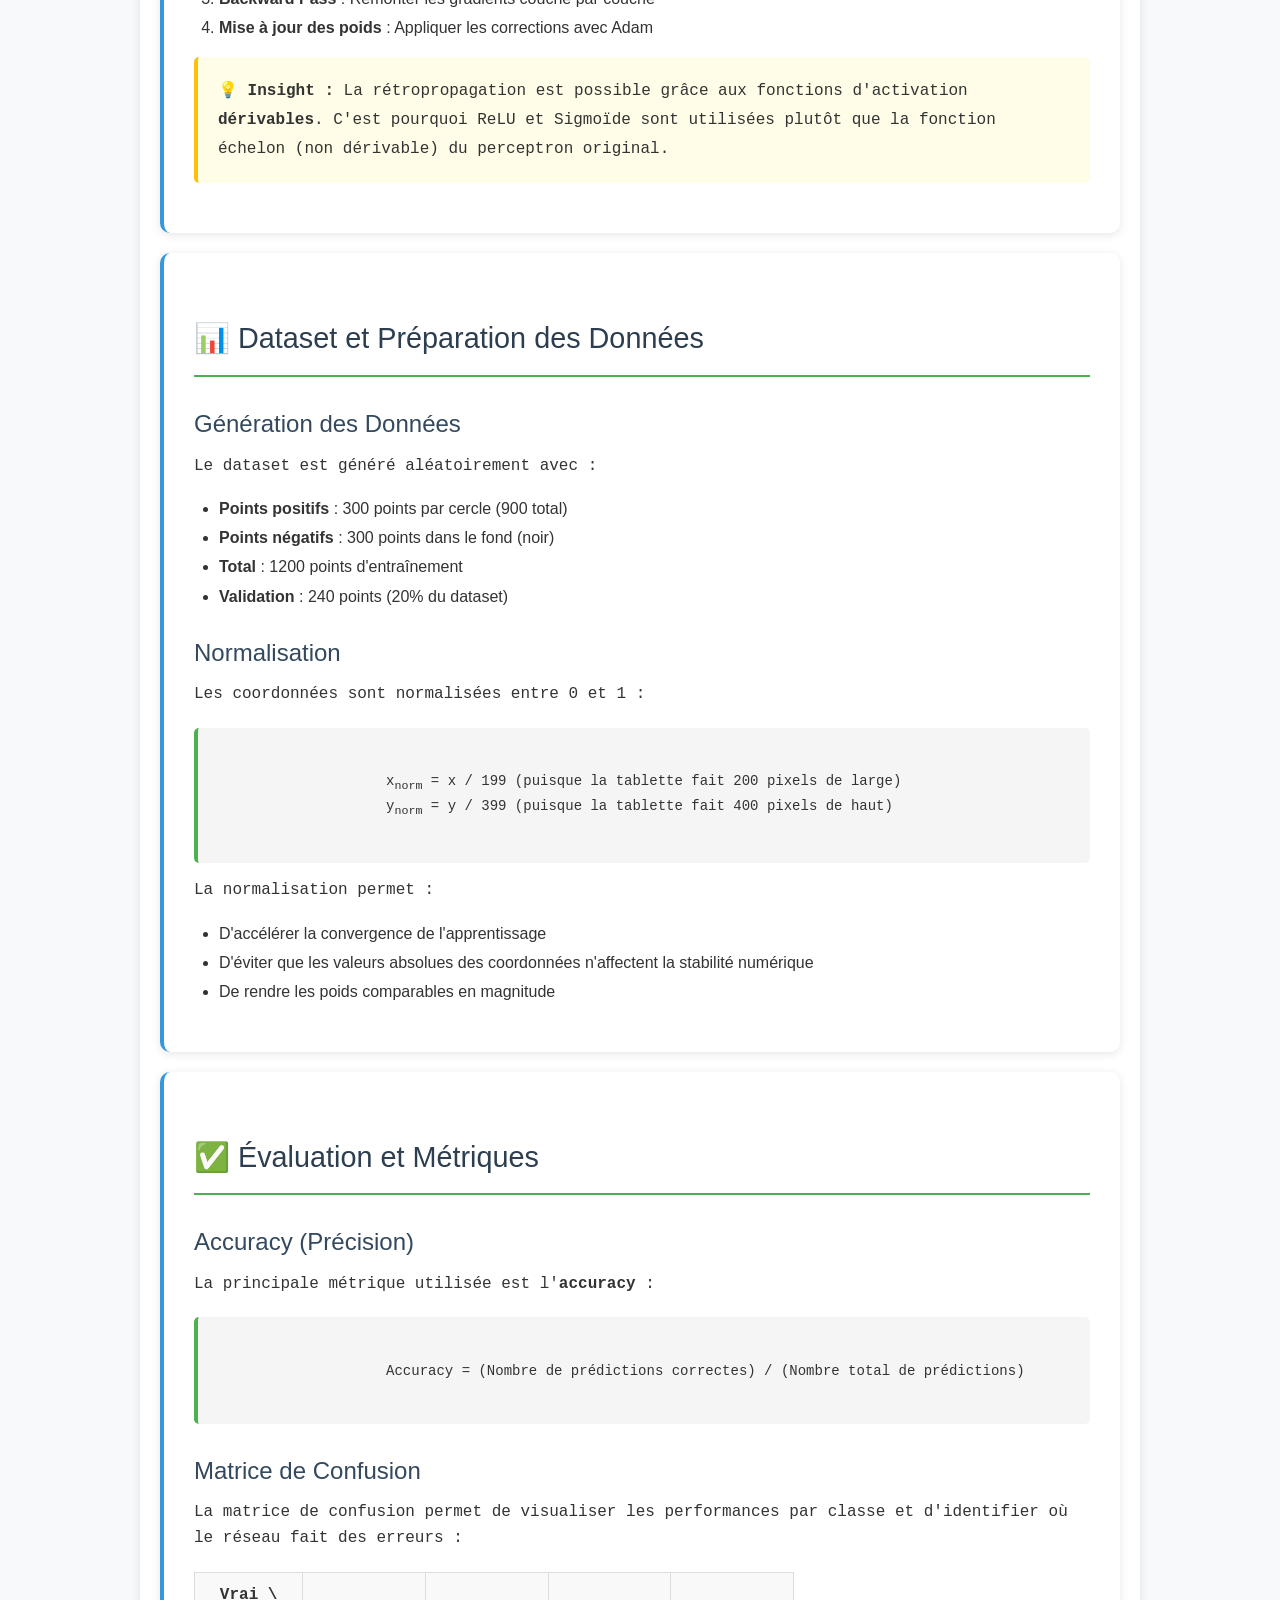
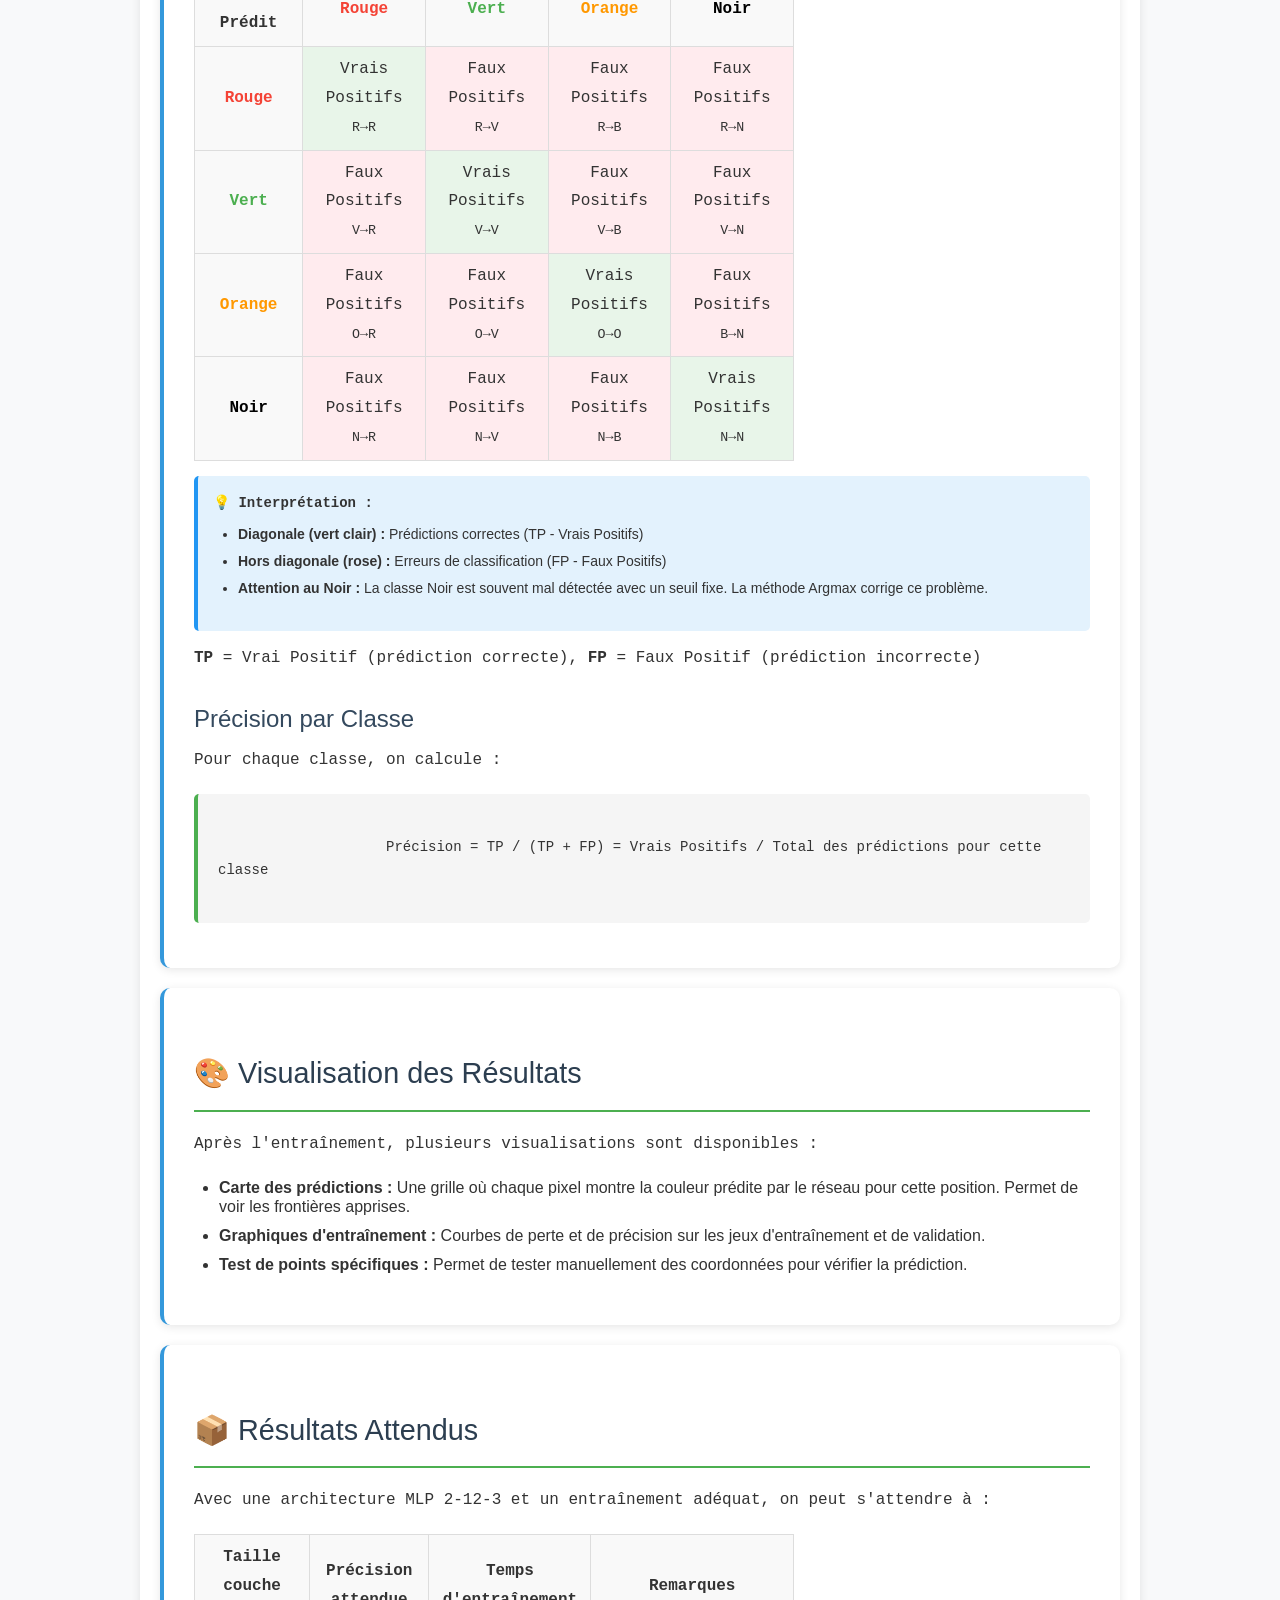
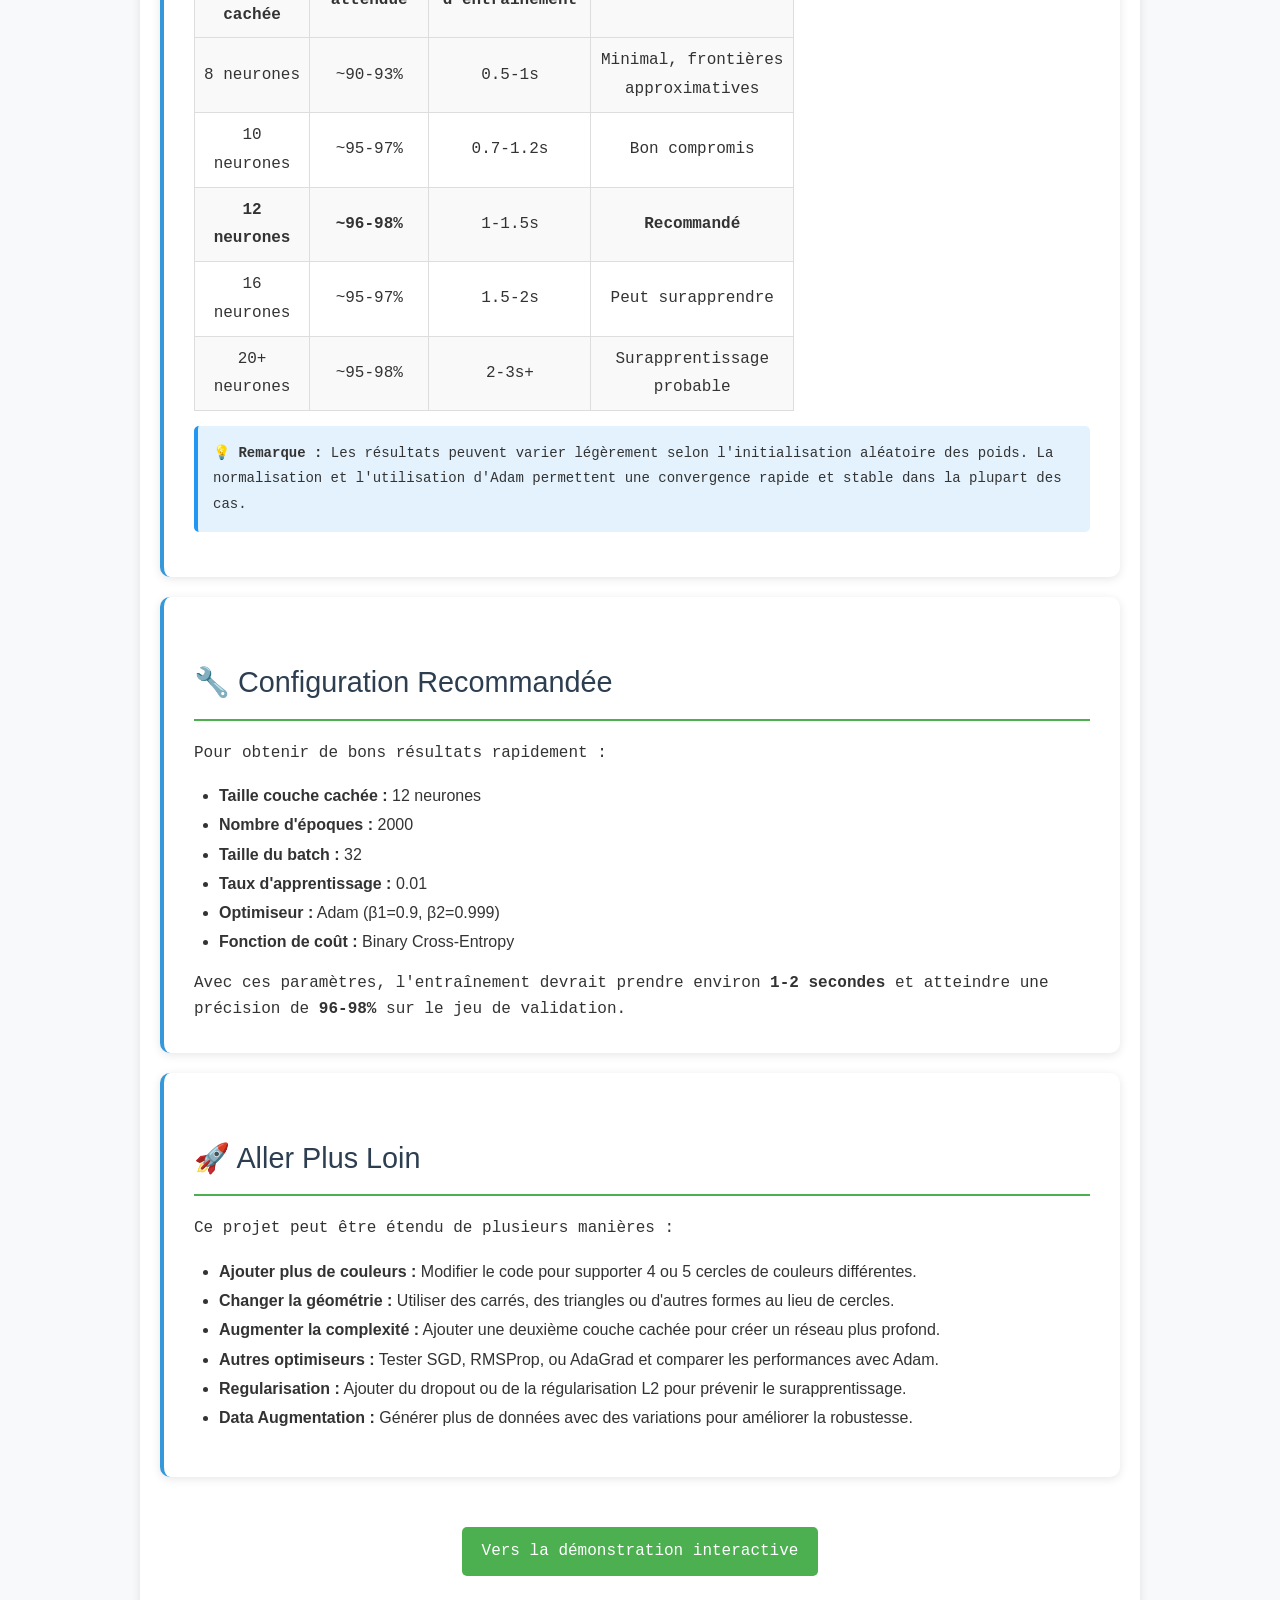
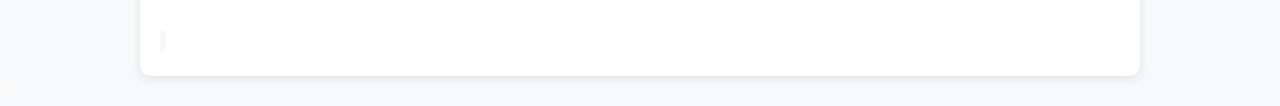
<file: feux_tricolores/description.html>
<!doctype html>
<html lang="fr">

<head>
    <meta charset="UTF-8" />
    <meta name="viewport" content="width=device-width, initial-scale=1.0" />
    <title>Description - Feux Tricolores RGB</title>
    <link rel="stylesheet" href="../css/style.css" />
    <style>
        body {
            font-family: 'Segoe UI', Tahoma, Geneva, Verdana, sans-serif;
            line-height: 1.8;
            color: #333;
            background: #f8f9fa;
        }

        .container {
            max-width: 1000px;
            margin: 0 auto;
            padding: 20px;
        }

        .section {
            background: white;
            border-radius: 10px;
            padding: 30px;
            margin: 20px 0;
            box-shadow: 0 2px 10px rgba(0, 0, 0, 0.1);
        }

        h1 {
            text-align: center;
            color: #2c3e50;
            border-bottom: 3px solid #4CAF50;
            padding-bottom: 15px;
            margin-bottom: 30px;
        }

        h2 {
            color: #2c3e50;
            border-bottom: 2px solid #4CAF50;
            padding-bottom: 10px;
            margin-top: 30px;
        }

        h3 {
            color: #34495e;
            margin-top: 25px;
        }

        .btn {
            display: inline-block;
            background: #4CAF50;
            color: white;
            border: none;
            padding: 10px 20px;
            border-radius: 5px;
            cursor: pointer;
            font-size: 16px;
            margin: 10px 5px;
            text-decoration: none;
            transition: background 0.3s, transform 0.2s;
        }

        .btn:hover {
            background: #45a049;
            transform: translateY(-2px);
        }

        .btn-secondary {
            background: #2196F3;
        }

        .btn-secondary:hover {
            background: #0b7dda;
        }

        .important-box {
            background: #fffde7;
            border-left: 4px solid #ffc107;
            padding: 20px;
            margin: 20px 0;
            border-radius: 5px;
        }

        .note-box {
            background: #e3f2fd;
            border-left: 4px solid #2196F3;
            padding: 15px;
            margin: 15px 0;
            border-radius: 5px;
            font-size: 14px;
        }

        .code-block {
            background: #f5f5f5;
            padding: 20px;
            border-radius: 5px;
            overflow-x: auto;
            font-family: 'Courier New', monospace;
            font-size: 14px;
            line-height: 1.6;
            margin: 15px 0;
        }

        table {
            border-collapse: collapse;
            width: 100%;
            margin: 15px 0;
        }

        th,
        td {
            border: 1px solid #ddd;
            padding: 12px;
            text-align: left;
        }

        th {
            background: #f2f2f2;
            font-weight: bold;
        }

        tr:nth-child(even) {
            background: #f9f9f9;
        }

        .diagram {
            text-align: center;
            margin: 20px 0;
            padding: 20px;
            background: #f9f9f9;
            border-radius: 8px;
        }

        .diagram svg {
            max-width: 100%;
            height: auto;
        }

        .center {
            text-align: center;
        }

        .highlight {
            background: #ffeb3b;
            padding: 2px 6px;
            border-radius: 3px;
            font-weight: bold;
        }

        .math {
            font-family: 'Times New Roman', serif;
            font-style: italic;
        }
    </style>
</head>

<body>
    <div class="container">
        <h1>📖 Feux Tricolores RGB - Description Complète</h1>

        <div class="center" style="margin: 20px 0;">
            <a href="indexFeux.html" class="btn">Vers la démonstration interactive</a>
        </div>

        <div class="section">
            <h2>🎯 Introduction</h2>
            <p>
                Ce projet implémente un <strong>réseau de neurones artificiels</strong> de type
                <strong>MLP (Multi-Layer Perceptron)</strong> pour résoudre un problème de classification
                visuelle : reconnaître sur quelle zone tactile d'une tablette l'utilisateur a cliqué.
            </p>

            <div class="important-box">
                <strong>Objectif :</strong> Créer un système capable de classer automatiquement les coordonnées
                (x, y) d'un clic sur une tablette tactile en une des 4 catégories :
                <strong>Rouge</strong>, <strong>Vert</strong>, <strong>Orange</strong>, ou <strong>Noir</strong> (fond).
            </div>

            <p>
                Ce projet illustre les concepts fondamentaux des réseaux de neurones :
            </p>
            <ul>
                <li>Architecture des réseaux MLP</li>
                <li>Fonctions d'activation (ReLU, Sigmoïde)</li>
                <li>Descente de gradient avec Adam</li>
                <li>Apprentissage supervisé</li>
                <li>Validation et évaluation de modèles</li>
            </ul>
        </div>

        <div class="section">
            <h2>📐 Configuration du Problème</h2>

            <h3>Tablette Tactile</h3>
            <ul>
                <li><strong>Dimensions :</strong> 200 × 400 pixels</li>
                <li><strong>Système de coordonnées :</strong> Origine (0,0) en haut à gauche, (199,399) en bas à droite</li>
            </ul>

            <h3>Zones Tactiles (Cercles)</h3>
            <p>
                Trois cercles de couleur sont positionnés verticalement sur la tablette :
            </p>

            <table>
                <tr>
                    <th>Couleur</th>
                    <th>Centre (x,y)</th>
                    <th>Rayon</th>
                    <th>Sortie Attendue</th>
                </tr>
                <tr>
                    <td style="color: #F44336; font-weight: bold;">Rouge</td>
                    <td>(100, 320)</td>
                    <td>50 pixels</td>
                    <td><code>[1, 0, 0]</code></td>
                </tr>
                <tr>
                    <td style="color: #4CAF50; font-weight: bold;">Vert</td>
                    <td>(100, 80)</td>
                    <td>50 pixels</td>
                    <td><code>[0, 1, 0]</code></td>
                </tr>
                <tr>
                    <td style="color: #FF9800; font-weight: bold;">Orange</td>
                    <td>(100, 200)</td>
                    <td>50 pixels</td>
                    <td><code>[0, 0, 1]</code></td>
                </tr>
                <tr>
                    <td style="color: #000000; font-weight: bold;">Noir (Fond)</td>
                    <td>Partout ailleurs</td>
                    <td>-</td>
                    <td><code>[0, 0, 0]</code></td>
                </tr>
            </table>

            <div class="diagram">
                <svg width="240" height="440" viewBox="0 0 240 440">
                    <!-- Tablette -->
                    <rect x="10" y="10" width="200" height="400" fill="none" stroke="#333" stroke-width="3" rx="5" />
                    <text x="110" y="25" text-anchor="middle" font-size="14" fill="#333">Tablette 200×400</text>

                    <!-- Cercle Vert (y=80) -->
                    <circle cx="110" cy="90" r="50" fill="none" stroke="#4CAF50" stroke-width="3" stroke-dasharray="5,5" />
                    <circle cx="110" cy="90" r="3" fill="#4CAF50" />
                    <text x="110" y="95" text-anchor="middle" font-size="14" fill="#4CAF50" font-weight="bold">VERT</text>
                    <text x="110" y="108" text-anchor="middle" font-size="11" fill="#666">(100,80)</text>

                    <!-- Cercle Orange (y=200) -->
                    <circle cx="110" cy="210" r="50" fill="none" stroke="#FF9800" stroke-width="3" stroke-dasharray="5,5" />
                    <circle cx="110" cy="210" r="3" fill="#FF9800" />
                    <text x="110" y="215" text-anchor="middle" font-size="14" fill="#FF9800" font-weight="bold">ORANGE</text>
                    <text x="110" y="228" text-anchor="middle" font-size="11" fill="#666">(100,200)</text>

                    <!-- Cercle Rouge (y=320) -->
                    <circle cx="110" cy="330" r="50" fill="none" stroke="#F44336" stroke-width="3" stroke-dasharray="5,5" />
                    <circle cx="110" cy="330" r="3" fill="#F44336" />
                    <text x="110" y="335" text-anchor="middle" font-size="14" fill="#F44336" font-weight="bold">ROUGE</text>
                    <text x="110" y="348" text-anchor="middle" font-size="11" fill="#666">(100,320)</text>

                    <!-- Légende -->
                    <g transform="translate(220, 10)">
                        <text x="0" y="20" font-size="12" fill="#333">Légende :</text>
                        <circle cx="10" cy="40" r="8" fill="#4CAF50" />
                        <text x="25" y="45" font-size="12" fill="#333">Vert</text>
                        <circle cx="10" cy="60" r="8" fill="#FF9800" />
                        <text x="25" y="65" font-size="12" fill="#333">Orange</text>
                        <circle cx="10" cy="80" r="8" fill="#F44336" />
                        <text x="25" y="85" font-size="12" fill="#333">Rouge</text>
                        <circle cx="10" cy="100" r="8" fill="#000000" />
                        <text x="25" y="105" font-size="12" fill="#333">Noir</text>
                    </g>
                </svg>
            </div>
        </div>

        <div class="section">
            <h2>🧠 Architecture du Réseau de Neurones</h2>

            <h3>Topologie</h3>
            <p>
                Le réseau utilisé est un <strong>Perceptron Multi-Couche (MLP)</strong> avec l'architecture suivante :
            </p>

            <div class="diagram">
                <pre style="font-family: 'Courier New', monospace; font-size: 16px; line-height: 2;">
    ┌─────────────┐       ┌─────────────┐       ┌─────────────┐
    │   Entrée    │──────►│   Cachée    │──────►│   Sortie    │
    │   (2)       │       │   (12)      │       │   (3)       │
    └─────────────┘       └─────────────┘       └─────────────┘
          │                           │                         │
          ▼                           ▼                         ▼
        (x,y)                     ReLU                   Sigmoïde
        normalisés                 activation             activation
        [0,1]×[0,1]
                </pre>
            </div>

            <table>
                <tr>
                    <th>Couche</th>
                    <th>Nombre de neurones</th>
                    <th>Fonction d'activation</th>
                    <th>Rôle</th>
                </tr>
                <tr>
                    <td><strong>Entrée</strong></td>
                    <td>2</td>
                    <td>Linéraire</td>
                    <td>Reçoit les coordonnées (x, y) normalisées</td>
                </tr>
                <tr>
                    <td><strong>Cachée</strong></td>
                    <td>12 (configurable : 8, 10, 12, 16, 20)</td>
                    <td><span class="highlight">ReLU</span></td>
                    <td>Extrait des caractéristiques non-linéaires</td>
                </tr>
                <tr>
                    <td><strong>Sortie</strong></td>
                    <td>3</td>
                    <td><span class="highlight">Sigmoïde</span></td>
                    <td>Produit les probabilités pour R, V, B</td>
                </tr>
            </table>

            <h3>Pourquoi ReLU et Sigmoïde ?</h3>
            <ul>
                <li>
                    <strong>ReLU (Rectified Linear Unit) :</strong>
                    <span class="math">f(z) = max(0, z)</span>
                    <ul>
                        <li>Évite le problème du <strong>gradient évanescent</strong></li>
                        <li>Permet un apprentissage plus rapide</li>
                        <li>Simple à calculer</li>
                        <li>Populaire en deep learning (depuis ~2010)</li>
                    </ul>
                </li>
                <li>
                    <strong>Sigmoïde :</strong>
                    <span class="math">f(z) = 1 / (1 + e<sup>-z</sup>)</span>
                    <ul>
                        <li>Produit des valeurs entre 0 et 1 (probabilités)</li>
                        <li>Adaptée pour la classification binaire multi-labels</li>
                        <li>Dérivable partout (nécessaire pour la rétropropagation)</li>
                    </ul>
                </li>
            </ul>

            <div class="note-box">
                <strong>Note :</strong> Pourquoi pas Softmax ? Softmax imposerait que la somme des sorties = 1,
                ce qui n'est pas adapté ici car nous voulons pouvoir avoir toutes les sorties à 0 (fond noir).
            </div>
        </div>

        <div class="section">
            <h2>🎯 Fonctionnement du Réseau</h2>

            <h3>Propagation Avant (Forward Pass)</h3>
            <p>
                Pour une entrée <span class="math">(x, y)</span>, le réseau calcule :
            </p>

            <div class="code-block">
                // Couche cachée (ReLU)
                z<sub>1</sub>[j] = b<sub>1</sub>[j] + Σ (x[i] × W1[i][j]) pour j = 0..11
                hidden[j] = ReLU(z<sub>1</sub>[j]) = max(0, z<sub>1</sub>[j])

                // Couche de sortie (Sigmoid)
                z<sub>2</sub>[k] = b<sub>2</sub>[k] + Σ (hidden[j] × W2[j][k]) pour k = 0..2
                output[k] = σ(z<sub>2</sub>[k]) = 1 / (1 + e<sup>-z<sup>2</sup>[k]</sup>)
            </div>

            <h3>Classification (Méthode Argmax)</h3>
            <p>
                La sortie <span class="math">[o<sub>0</sub>, o<sub>1</sub>, o<sub>2</sub>]</span> est interprétée
                en utilisant la méthode <strong>Argmax avec seuil</strong> :
            </p>
            <ol>
                <li><strong>Trouver l'index de la valeur maximale (Argmax)</strong> :
                    identifier quelle couleur a la plus forte probabilité</li>
                <li><strong>Appliquer un seuil adaptatif</strong> :
                    si la valeur maximale < 0.3, classer comme Noir (fond)</li>
            </ol>

            <div class="code-block">
                // Méthode Argmax avec seuil pour la détection du fond
                function outputToClass(output) {
                // 1. Trouver l'index de la valeur maximale
                let maxIndex = 0;
                let maxValue = output[0];
                for (let i = 1; i < output.length; i++) { if (output[i]> maxValue) {
                    maxValue = output[i];
                    maxIndex = i;
                    }
                    }

                    // 2. Si max < 0.3, c'est le fond Noir if (maxValue < 0.3) return 3; // Noir return maxIndex; // Rouge(0), Vert(1), Orange(2) } </div>

                        <p>
                            <strong>Pourquoi cette approche ?</strong>
                        </p>
                        <ul>
                            <li><strong>Robustesse :</strong> Argmax est plus stable qu'un seuil fixe sur chaque sortie</li>
                            <li><strong>Détection du Noir :</strong> Le seuil de 0.3 permet de bien distinguer les points
                                à l'extérieur des cercles (où toutes les sorties sont faibles)</li>
                            <li><strong>Adaptabilité :</strong> Fonctionne même si les sorties ne sont pas parfaitement
                                calibrées à 0.5</li>
                        </ul>

                        <div class="note-box">
                            <strong>💡 Remarque :</strong> Avec cette méthode, les classifications sont :
                            <ul>
                                <li><code>maxIndex=0, maxValue≥0.3</code> → <strong>Rouge</strong></li>
                                <li><code>maxIndex=1, maxValue≥0.3</code> → <strong>Vert</strong></li>
                                <li><code>maxIndex=2, maxValue≥0.3</code> → <strong>Orange</strong></li>
                                <li><code>maxValue<0.3< /code> → <strong>Noir</strong> (fond)</li>
                            </ul>
                        </div>
            </div>

            <div class="section">
                <h2>🔄 Apprentissage</h2>

                <h3>Fonction de Coût</h3>
                <p>
                    Le réseau utilise la <strong>Binary Cross-Entropy Loss</strong> pour chaque neurone de sortie :
                </p>

                <div class="code-block">
                    L<sub>BCE</sub>(y, ŷ) = - [y × log(ŷ) + (1 - y) × log(1 - ŷ)]

                    Où :
                    - y : valeur attendue (0 ou 1)
                    - ŷ : valeur prédite (entre 0 et 1)

                    Perte totale = Moyenne des pertes sur les 3 sorties
                </div>

                <h3>Optimiseur : Adam</h3>
                <p>
                    L'optimiseur <strong>Adam</strong> (Adaptive Moment Estimation) est utilisé pour mettre à jour les poids :
                </p>

                <table>
                    <tr>
                        <th>Paramètre</th>
                        <th>Valeur</th>
                        <th>Description</th>
                    </tr>
                    <tr>
                        <td>β<sub>1</sub></td>
                        <td>0.9</td>
                        <td>Coefficient de la moyenne mobile exponentielle</td>
                    </tr>
                    <tr>
                        <td>β<sub>2</sub></td>
                        <td>0.999</td>
                        <td>Coefficient du carré de la moyenne mobile</td>
                    </tr>
                    <tr>
                        <td>ε</td>
                        <td>1e-8</td>
                        <td>Petite constante pour éviter la division par zéro</td>
                    </tr>
                    <tr>
                        <td>Learning Rate</td>
                        <td>0.01 (configurable)</td>
                        <td>Taille du pas de mise à jour</td>
                    </tr>
                </table>

                <p>
                    Adam combine les avantages de :
                </p>
                <ul>
                    <li><strong>AdaGrad</strong> : Adaptation des taux d'apprentissage par paramètre</li>
                    <li><strong>RMSProp</strong> : Normalisation par la racine carrée moyenne</li>
                    <li><strong>Momentum</strong> : Accélération dans la direction des gradients persistants</li>
                </ul>

                <h3>Rétropropagation (Backpropagation)</h3>
                <p>
                    L'algorithme de rétropropagation calcule les gradients de la fonction de coût par rapport
                    à tous les poids en utilisant la règle de la chaîne :
                </p>
                <ol>
                    <li><strong>Forward Pass</strong> : Calculer les sorties du réseau</li>
                    <li><strong>Calcul de la perte</strong> : Comparer avec les valeurs attendues</li>
                    <li><strong>Backward Pass</strong> : Remonter les gradients couche par couche</li>
                    <li><strong>Mise à jour des poids</strong> : Appliquer les corrections avec Adam</li>
                </ol>

                <div class="important-box">
                    <strong>💡 Insight :</strong> La rétropropagation est possible grâce aux fonctions d'activation
                    <strong>dérivables</strong>. C'est pourquoi ReLU et Sigmoïde sont utilisées plutôt que
                    la fonction échelon (non dérivable) du perceptron original.
                </div>
            </div>

            <div class="section">
                <h2>📊 Dataset et Préparation des Données</h2>

                <h3>Génération des Données</h3>
                <p>
                    Le dataset est généré aléatoirement avec :
                </p>
                <ul>
                    <li><strong>Points positifs</strong> : 300 points par cercle (900 total)</li>
                    <li><strong>Points négatifs</strong> : 300 points dans le fond (noir)</li>
                    <li><strong>Total</strong> : 1200 points d'entraînement</li>
                    <li><strong>Validation</strong> : 240 points (20% du dataset)</li>
                </ul>

                <h3>Normalisation</h3>
                <p>
                    Les coordonnées sont normalisées entre 0 et 1 :
                </p>
                <div class="code-block">
                    x<sub>norm</sub> = x / 199 (puisque la tablette fait 200 pixels de large)
                    y<sub>norm</sub> = y / 399 (puisque la tablette fait 400 pixels de haut)
                </div>
                <p>
                    La normalisation permet :
                </p>
                <ul>
                    <li>D'accélérer la convergence de l'apprentissage</li>
                    <li>D'éviter que les valeurs absolues des coordonnées n'affectent la stabilité numérique</li>
                    <li>De rendre les poids comparables en magnitude</li>
                </ul>
            </div>

            <div class="section">
                <h2>✅ Évaluation et Métriques</h2>

                <h3>Accuracy (Précision)</h3>
                <p>
                    La principale métrique utilisée est l'<strong>accuracy</strong> :
                </p>
                <div class="code-block">
                    Accuracy = (Nombre de prédictions correctes) / (Nombre total de prédictions)
                </div>

                <h3>Matrice de Confusion</h3>
                <p>
                    La matrice de confusion permet de visualiser les performances par classe
                    et d'identifier où le réseau fait des erreurs :
                </p>
                <table>
                    <tr>
                        <th>Vrai \ Prédit</th>
                        <th style="color: #F44336;">Rouge</th>
                        <th style="color: #4CAF50;">Vert</th>
                        <th style="color: #FF9800;">Orange</th>
                        <th style="color: #000;">Noir</th>
                    </tr>
                    <tr>
                        <th style="color: #F44336;">Rouge</th>
                        <td style="background: #e8f5e9;">Vrais Positifs<br><small>R→R</small></td>
                        <td style="background: #ffebee;">Faux Positifs<br><small>R→V</small></td>
                        <td style="background: #ffebee;">Faux Positifs<br><small>R→B</small></td>
                        <td style="background: #ffebee;">Faux Positifs<br><small>R→N</small></td>
                    </tr>
                    <tr>
                        <th style="color: #4CAF50;">Vert</th>
                        <td style="background: #ffebee;">Faux Positifs<br><small>V→R</small></td>
                        <td style="background: #e8f5e9;">Vrais Positifs<br><small>V→V</small></td>
                        <td style="background: #ffebee;">Faux Positifs<br><small>V→B</small></td>
                        <td style="background: #ffebee;">Faux Positifs<br><small>V→N</small></td>
                    </tr>
                    <tr>
                        <th style="color: #FF9800;">Orange</th>
                        <td style="background: #ffebee;">Faux Positifs<br><small>O→R</small></td>
                        <td style="background: #ffebee;">Faux Positifs<br><small>O→V</small></td>
                        <td style="background: #e8f5e9;">Vrais Positifs<br><small>O→O</small></td>
                        <td style="background: #ffebee;">Faux Positifs<br><small>B→N</small></td>
                    </tr>
                    <tr>
                        <th style="color: #000;">Noir</th>
                        <td style="background: #ffebee;">Faux Positifs<br><small>N→R</small></td>
                        <td style="background: #ffebee;">Faux Positifs<br><small>N→V</small></td>
                        <td style="background: #ffebee;">Faux Positifs<br><small>N→B</small></td>
                        <td style="background: #e8f5e9;">Vrais Positifs<br><small>N→N</small></td>
                    </tr>
                </table>

                <div class="note-box">
                    <strong>💡 Interprétation :</strong>
                    <ul>
                        <li><strong>Diagonale (vert clair) :</strong> Prédictions correctes (TP - Vrais Positifs)</li>
                        <li><strong>Hors diagonale (rose) :</strong> Erreurs de classification (FP - Faux Positifs)</li>
                        <li><strong>Attention au Noir :</strong> La classe Noir est souvent mal détectée avec un seuil fixe.
                            La méthode Argmax corrige ce problème.</li>
                    </ul>
                </div>

                <p style="margin-top: 10px;">
                    <strong>TP</strong> = Vrai Positif (prédiction correcte),
                    <strong>FP</strong> = Faux Positif (prédiction incorrecte)
                </p>

                <h3>Précision par Classe</h3>
                <p>
                    Pour chaque classe, on calcule :
                </p>
                <div class="code-block">
                    Précision = TP / (TP + FP) = Vrais Positifs / Total des prédictions pour cette classe
                </div>
            </div>

            <div class="section">
                <h2>🎨 Visualisation des Résultats</h2>
                <p>
                    Après l'entraînement, plusieurs visualisations sont disponibles :
                </p>
                <ul>
                    <li>
                        <strong>Carte des prédictions :</strong> Une grille où chaque pixel montre la couleur
                        prédite par le réseau pour cette position. Permet de voir les frontières apprises.
                    </li>
                    <li>
                        <strong>Graphiques d'entraînement :</strong> Courbes de perte et de précision
                        sur les jeux d'entraînement et de validation.
                    </li>
                    <li>
                        <strong>Test de points spécifiques :</strong> Permet de tester manuellement
                        des coordonnées pour vérifier la prédiction.
                    </li>
                </ul>
            </div>

            <div class="section">
                <h2>📦 Résultats Attendus</h2>

                <p>
                    Avec une architecture MLP 2-12-3 et un entraînement adéquat, on peut s'attendre à :
                </p>

                <table>
                    <tr>
                        <th>Taille couche cachée</th>
                        <th>Précision attendue</th>
                        <th>Temps d'entraînement</th>
                        <th>Remarques</th>
                    </tr>
                    <tr>
                        <td>8 neurones</td>
                        <td>~90-93%</td>
                        <td>0.5-1s</td>
                        <td>Minimal, frontières approximatives</td>
                    </tr>
                    <tr>
                        <td>10 neurones</td>
                        <td>~95-97%</td>
                        <td>0.7-1.2s</td>
                        <td>Bon compromis</td>
                    </tr>
                    <tr>
                        <td><strong>12 neurones</strong></td>
                        <td><strong>~96-98%</strong></td>
                        <td>1-1.5s</td>
                        <td><strong>Recommandé</strong></td>
                    </tr>
                    <tr>
                        <td>16 neurones</td>
                        <td>~95-97%</td>
                        <td>1.5-2s</td>
                        <td>Peut surapprendre</td>
                    </tr>
                    <tr>
                        <td>20+ neurones</td>
                        <td>~95-98%</td>
                        <td>2-3s+</td>
                        <td>Surapprentissage probable</td>
                    </tr>
                </table>

                <div class="note-box">
                    <strong>💡 Remarque :</strong> Les résultats peuvent varier légèrement selon l'initialisation
                    aléatoire des poids. La normalisation et l'utilisation d'Adam permettent une convergence
                    rapide et stable dans la plupart des cas.
                </div>
            </div>

            <div class="section">
                <h2>🔧 Configuration Recommandée</h2>
                <p>
                    Pour obtenir de bons résultats rapidement :
                </p>
                <ul>
                    <li><strong>Taille couche cachée :</strong> 12 neurones</li>
                    <li><strong>Nombre d'époques :</strong> 2000</li>
                    <li><strong>Taille du batch :</strong> 32</li>
                    <li><strong>Taux d'apprentissage :</strong> 0.01</li>
                    <li><strong>Optimiseur :</strong> Adam (β1=0.9, β2=0.999)</li>
                    <li><strong>Fonction de coût :</strong> Binary Cross-Entropy</li>
                </ul>

                <p>
                    Avec ces paramètres, l'entraînement devrait prendre environ <strong>1-2 secondes</strong>
                    et atteindre une précision de <strong>96-98%</strong> sur le jeu de validation.
                </p>
            </div>

            <div class="section">
                <h2>🚀 Aller Plus Loin</h2>
                <p>
                    Ce projet peut être étendu de plusieurs manières :
                </p>
                <ul>
                    <li>
                        <strong>Ajouter plus de couleurs :</strong> Modifier le code pour supporter 4 ou 5 cercles
                        de couleurs différentes.
                    </li>
                    <li>
                        <strong>Changer la géométrie :</strong> Utiliser des carrés, des triangles ou d'autres formes
                        au lieu de cercles.
                    </li>
                    <li>
                        <strong>Augmenter la complexité :</strong> Ajouter une deuxième couche cachée pour
                        créer un réseau plus profond.
                    </li>
                    <li>
                        <strong>Autres optimiseurs :</strong> Tester SGD, RMSProp, ou AdaGrad et comparer
                        les performances avec Adam.
                    </li>
                    <li>
                        <strong>Regularisation :</strong> Ajouter du dropout ou de la régularisation L2 pour
                        prévenir le surapprentissage.
                    </li>
                    <li>
                        <strong>Data Augmentation :</strong> Générer plus de données avec des variations
                        pour améliorer la robustesse.
                    </li>
                </ul>
            </div>

            <div class="center" style="margin: 40px 0;">
                <a href="indexFeux.html" class="btn">Vers la démonstration interactive</a>
            </div>
        </div>
</body>

</html>
</file>
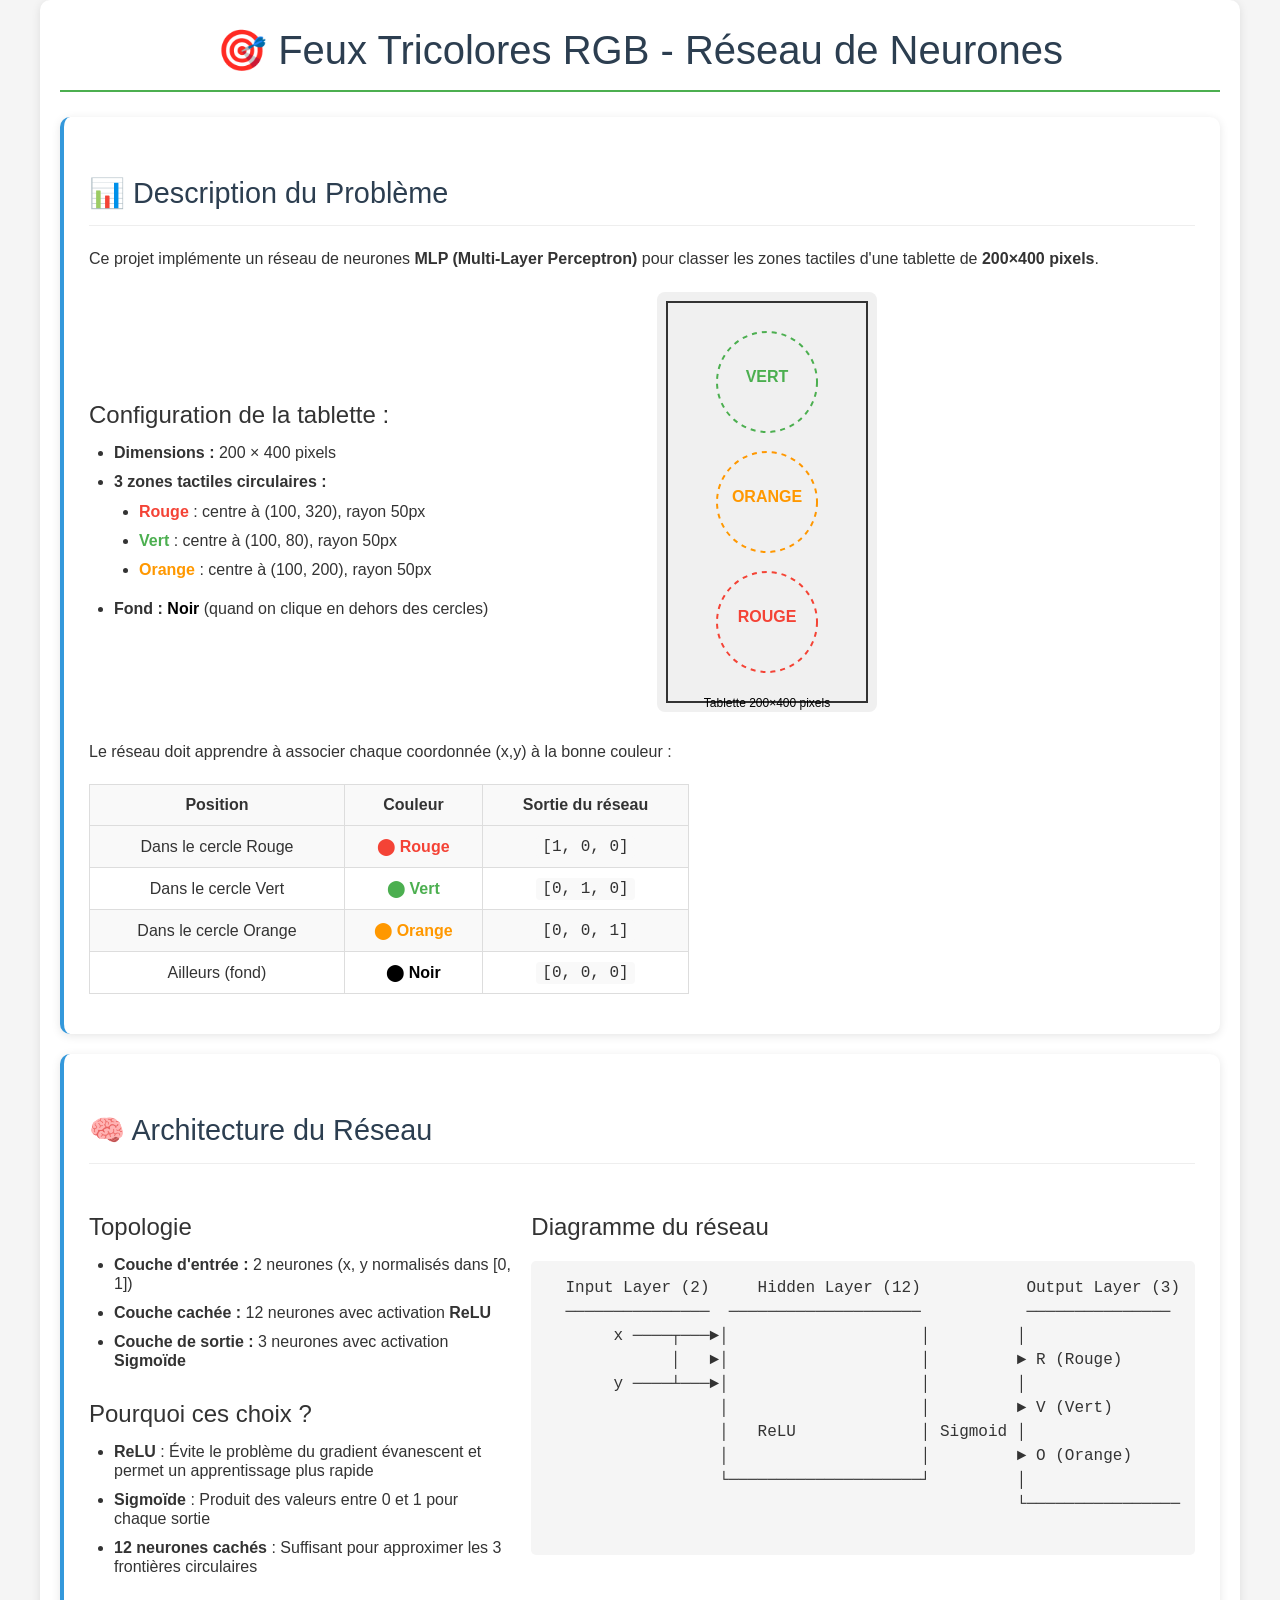
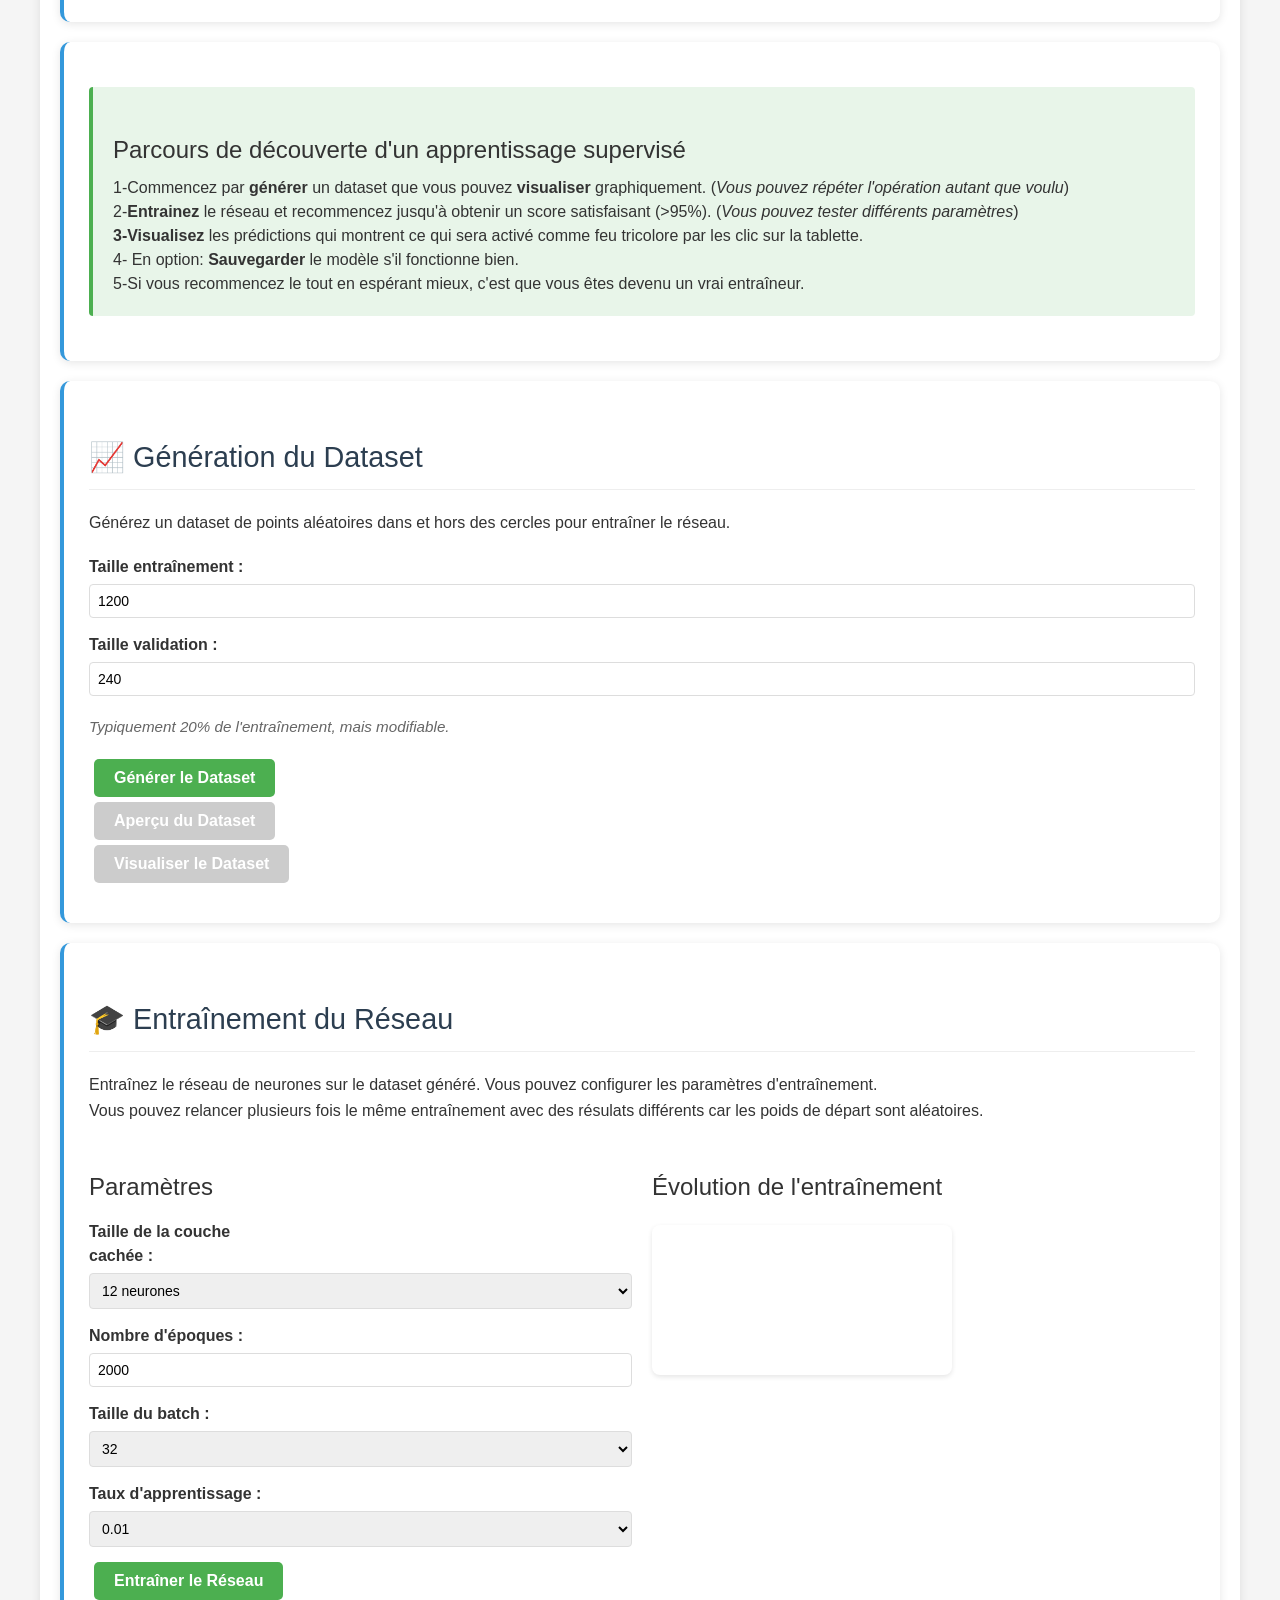
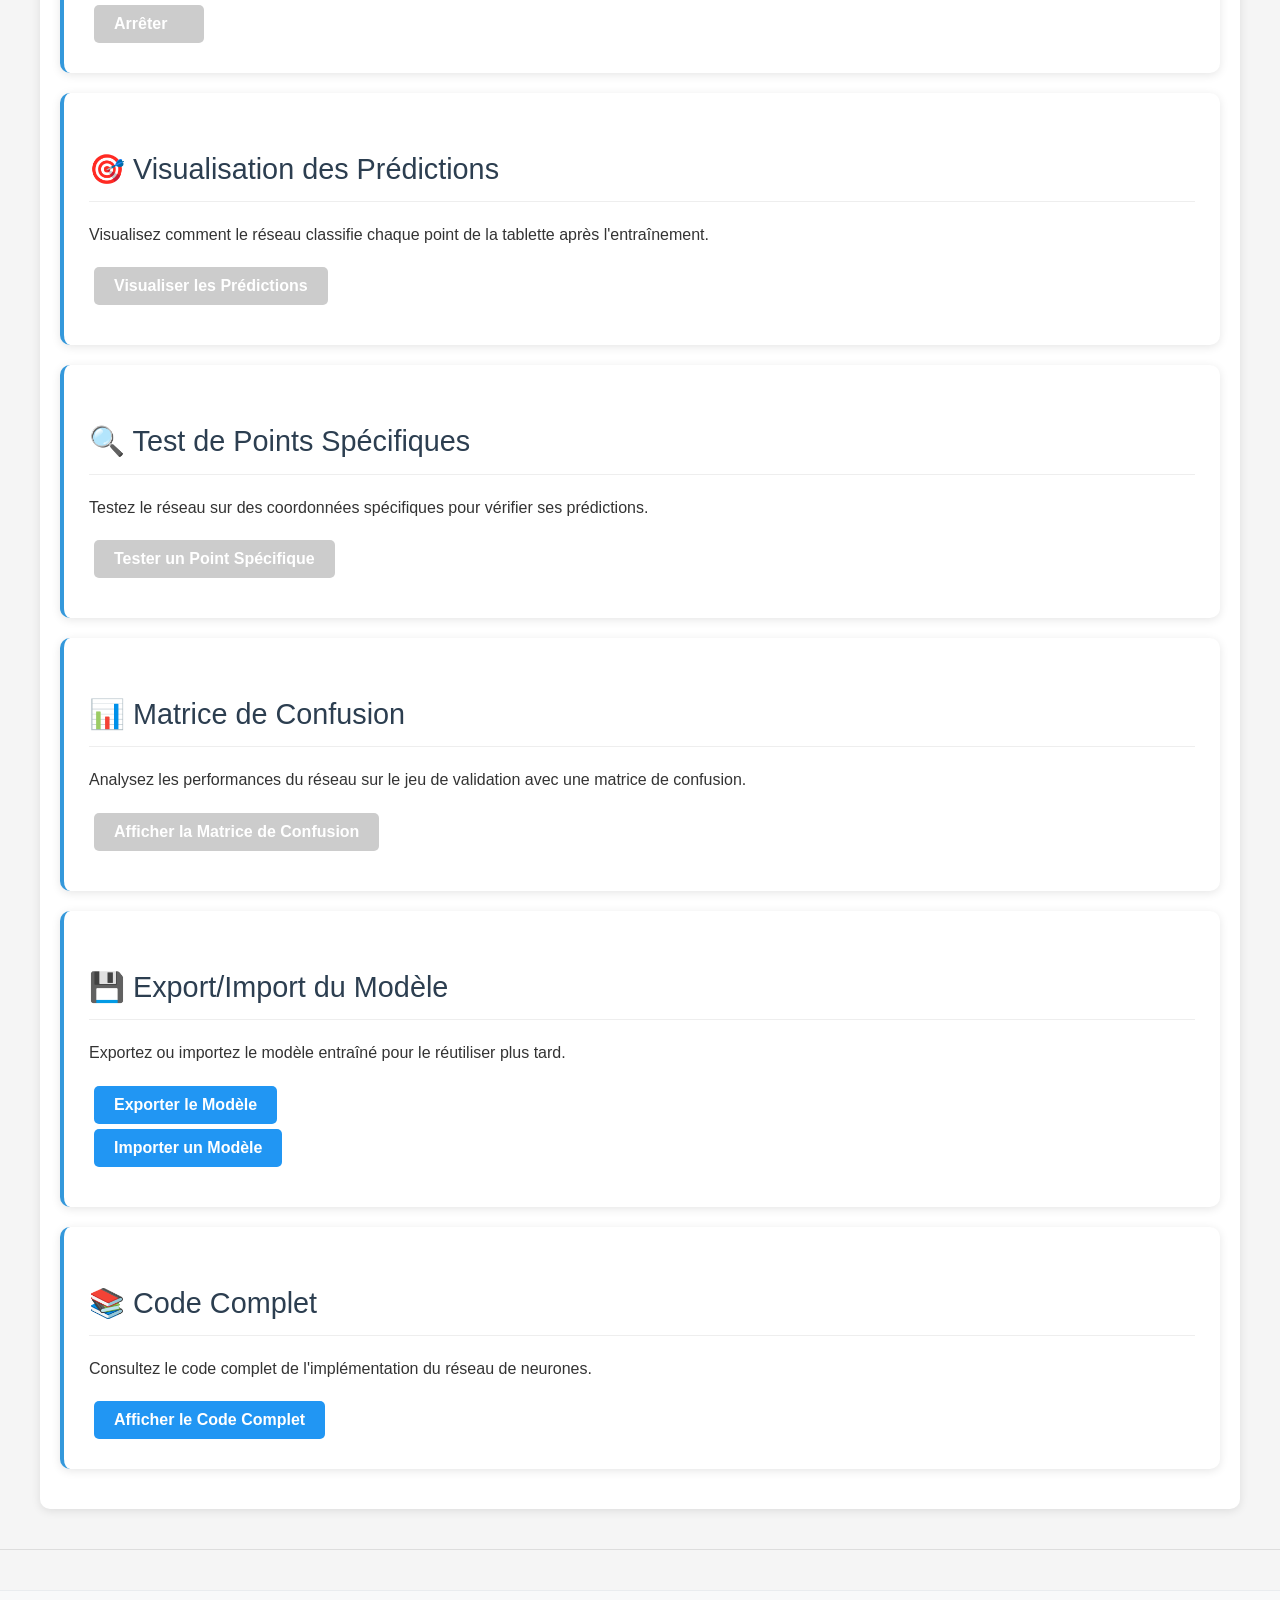
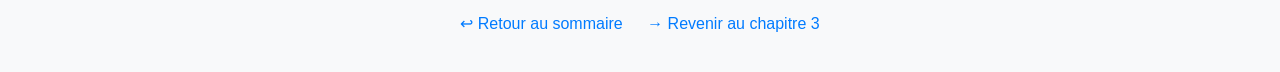
<file: feux_tricolores/indexFeux.html>
<!doctype html>
<html lang="fr">

<head>
    <meta charset="UTF-8" />
    <meta name="viewport" content="width=device-width, initial-scale=1.0" />
    <title>Feux Tricolores RGB - Réseau de Neurones</title>
    <link rel="stylesheet" href="../css/style.css" />
    <script src="../vendor/chart.js/chart.umd.min.js"></script>
    <style>
        /* Styles spécifiques à cette page */
        .container {
            max-width: 1200px;
            margin: 0 auto;
            padding: 20px;
        }

        .section {
            background: white;
            border-radius: 10px;
            padding: 25px;
            margin: 20px 0;
            box-shadow: 0 2px 10px rgba(0, 0, 0, 0.1);
        }

        h1,
        h2,
        h3 {
            color: #333;
        }

        h1 {
            text-align: center;
            color: #2c3e50;
            border-bottom: 2px solid #4CAF50;
            padding-bottom: 10px;
        }

        h2 {
            color: #2c3e50;
            margin-top: 30px;
            border-bottom: 1px solid #eee;
            padding-bottom: 10px;
        }

        .btn {
            background: #4CAF50;
            color: white;
            border: none;
            padding: 10px 20px;
            border-radius: 5px;
            cursor: pointer;
            font-size: 16px;
            margin: 5px;
            transition: background 0.3s;
        }

        .btn:hover {
            background: #45a049;
        }

        .btn:disabled {
            background: #cccccc;
            cursor: not-allowed;
        }

        .btn-secondary {
            background: #2196F3;
        }

        .btn-secondary:hover {
            background: #0b7dda;
        }

        .btn-danger {
            background: #f44336;
        }

        .btn-danger:hover {
            background: #d32f2f;
        }

        .status {
            padding: 10px 15px;
            border-radius: 5px;
            margin: 10px 0;
            display: none;
        }

        .status.info {
            background: #e3f2fd;
            color: #1976d2;
        }

        .status.success {
            background: #e8f5e9;
            color: #2e7d32;
        }

        .status.error {
            background: #ffebee;
            color: #c62828;
        }

        .form-group {
            margin: 15px 0;
        }

        .form-group label {
            display: block;
            margin-bottom: 5px;
            font-weight: bold;
        }

        .form-group input,
        .form-group select {
            width: 100%;
            padding: 8px;
            border: 1px solid #ddd;
            border-radius: 4px;
            font-size: 14px;
        }

        .metrics-container {
            background: #f9f9f9;
            padding: 20px;
            border-radius: 8px;
            margin: 20px 0;
        }

        .progress-bar {
            width: 100%;
            height: 20px;
            background: #e0e0e0;
            border-radius: 10px;
            overflow: hidden;
            margin: 15px 0;
        }

        .progress-fill {
            height: 100%;
            background: #4CAF50;
            width: 0%;
            transition: width 0.3s;
        }

        .hidden {
            display: none;
        }

        canvas {
            background: white;
            border-radius: 8px;
            box-shadow: 0 2px 5px rgba(0, 0, 0, 0.1);
        }

        .image-container {
            text-align: center;
            margin: 20px 0;
        }

        .code-block {
            background: #f5f5f5;
            padding: 15px;
            border-radius: 5px;
            overflow-x: auto;
            font-family: 'Courier New', monospace;
            font-size: 13px;
            line-height: 1.5;
        }

        .important-box {
            background: #fffde7;
            border-left: 4px solid #ffc107;
            padding: 15px;
            margin: 15px 0;
            border-radius: 5px;
        }

        table {
            border-collapse: collapse;
            width: 100%;
            margin: 15px 0;
        }

        th,
        td {
            border: 1px solid #ddd;
            padding: 8px 12px;
            text-align: center;
        }

        th {
            background: #f2f2f2;
            font-weight: bold;
        }

        .chart-container {
            height: 400px;
            margin: 20px 0;
        }

        .grid-2 {
            display: grid;
            grid-template-columns: 1fr 1fr;
            gap: 20px;
        }

        @media (max-width: 768px) {
            .grid-2 {
                grid-template-columns: 1fr;
            }
        }
    </style>
</head>

<body>
    <div class="container">
        <h1>🎯 Feux Tricolores RGB - Réseau de Neurones</h1>

        <div class="section">
            <h2>📊 Description du Problème</h2>
            <p>
                Ce projet implémente un réseau de neurones <strong>MLP (Multi-Layer Perceptron)</strong>
                pour classer les zones tactiles d'une tablette de <strong>200×400 pixels</strong>.
            </p>

            <div style="display: flex; gap: 30px; align-items: center; margin: 20px 0; flex-wrap: wrap;">
                <div style="flex: 1; min-width: 300px;">
                    <h3>Configuration de la tablette :</h3>
                    <ul>
                        <li><strong>Dimensions :</strong> 200 × 400 pixels</li>
                        <li><strong>3 zones tactiles circulaires :</strong>
                            <ul>
                                <li><span style="color: #F44336; font-weight: bold;">Rouge</span> : centre à (100, 320), rayon 50px</li>
                                <li><span style="color: #4CAF50; font-weight: bold;">Vert</span> : centre à (100, 80), rayon 50px</li>
                                <li><span style="color: #FF9800; font-weight: bold;">Orange</span> : centre à (100, 200), rayon 50px</li>
                            </ul>
                        </li>
                        <li><strong>Fond :</strong> <span style="color: #000000; font-weight: bold;">Noir</span> (quand on clique en dehors des cercles)</li>
                    </ul>
                </div>

                <div style="flex: 1; min-width: 300px;">
                    <svg width="220" height="420" viewBox="0 0 220 420" style="background: #f0f0f0; border-radius: 8px;">
                        <!-- Tablette -->
                        <rect x="10" y="10" width="200" height="400" fill="none" stroke="#333" stroke-width="2" />

                        <!-- Cercle Rouge (y=320) -->
                        <circle cx="110" cy="330" r="50" fill="none" stroke="#F44336" stroke-width="2" stroke-dasharray="5,5" />
                        <text x="110" y="330" text-anchor="middle" fill="#F44336" font-weight="bold">ROUGE</text>

                        <!-- Cercle Vert (y=80) -->
                        <circle cx="110" cy="90" r="50" fill="none" stroke="#4CAF50" stroke-width="2" stroke-dasharray="5,5" />
                        <text x="110" y="90" text-anchor="middle" fill="#4CAF50" font-weight="bold">VERT</text>

                        <!-- Cercle Orange (y=200) -->
                        <circle cx="110" cy="210" r="50" fill="none" stroke="#FF9800" stroke-width="2" stroke-dasharray="5,5" />
                        <text x="110" y="210" text-anchor="middle" fill="#FF9800" font-weight="bold">ORANGE</text>

                        <!-- Légende -->
                        <text x="110" y="415" text-anchor="middle" font-size="12">Tablette 200×400 pixels</text>
                    </svg>
                </div>
            </div>

            <p>
                Le réseau doit apprendre à associer chaque coordonnée (x,y) à la bonne couleur :
            </p>
            <table>
                <tr>
                    <th>Position</th>
                    <th>Couleur</th>
                    <th>Sortie du réseau</th>
                </tr>
                <tr>
                    <td>Dans le cercle Rouge</td>
                    <td style="color: #F44336; font-weight: bold;">⬤ Rouge</td>
                    <td><code>[1, 0, 0]</code></td>
                </tr>
                <tr>
                    <td>Dans le cercle Vert</td>
                    <td style="color: #4CAF50; font-weight: bold;">⬤ Vert</td>
                    <td><code>[0, 1, 0]</code></td>
                </tr>
                <tr>
                    <td>Dans le cercle Orange</td>
                    <td style="color: #FF9800; font-weight: bold;">⬤ Orange</td>
                    <td><code>[0, 0, 1]</code></td>
                </tr>
                <tr>
                    <td>Ailleurs (fond)</td>
                    <td style="color: #000000; font-weight: bold;">⬤ Noir</td>
                    <td><code>[0, 0, 0]</code></td>
                </tr>
            </table>
        </div>

        <div class="section">
            <h2>🧠 Architecture du Réseau</h2>

            <div class="grid-2">
                <div>
                    <h3>Topologie</h3>
                    <ul>
                        <li><strong>Couche d'entrée :</strong> 2 neurones (x, y normalisés dans [0, 1])</li>
                        <li><strong>Couche cachée :</strong> <span id="hiddenSizeDisplay">12 neurones</span> avec activation <strong>ReLU</strong></li>
                        <li><strong>Couche de sortie :</strong> 3 neurones avec activation <strong>Sigmoïde</strong></li>
                    </ul>

                    <h3>Pourquoi ces choix ?</h3>
                    <ul>
                        <li><strong>ReLU</strong> : Évite le problème du gradient évanescent et permet un apprentissage plus rapide</li>
                        <li><strong>Sigmoïde</strong> : Produit des valeurs entre 0 et 1 pour chaque sortie</li>
                        <li><strong>12 neurones cachés</strong> : Suffisant pour approximer les 3 frontières circulaires</li>
                    </ul>
                </div>

                <div>
                    <h3>Diagramme du réseau</h3>
                    <pre style="background: #f5f5f5; padding: 15px; border-radius: 5px; font-family: 'Courier New', monospace;">
  Input Layer (2)     Hidden Layer (12)           Output Layer (3)
  ───────────────  ────────────────────           ───────────────
       x ────┬───►│                    │         │
             │   ►│                    │         ► R (Rouge)
       y ────┴───►│                    │         │
                  │                    │         ► V (Vert)
                  │   ReLU             │ Sigmoid │
                  │                    │         ► O (Orange)
                  └────────────────────┘         │
                                                 └────────────────
                    </pre>
                </div>
            </div>

        </div>

        <div class="section">
            <div class="info" style="font-size: 1.0em;">
                <h3>Parcours de découverte d'un apprentissage supervisé</h3>
                1-Commencez par <b>générer</b> un dataset que vous pouvez <b>visualiser</b> graphiquement. (<em>Vous pouvez répéter l'opération autant que voulu</em>)
                <br>2-<b>Entrainez</b> le réseau et recommencez jusqu'à obtenir un score satisfaisant (&gt;95%). (<em>Vous pouvez tester différents paramètres</em>)
                <br> <b>3-Visualisez</b> les prédictions qui montrent ce qui sera activé comme feu tricolore par les clic sur la tablette.
                <br> 4- En option: <b>Sauvegarder</b> le modèle s'il fonctionne bien.
                <br> 5-Si vous recommencez le tout en espérant mieux, c'est que vous êtes devenu un vrai entraîneur.


            </div>
        </div>

        <div class="section">
            <h2>📈 Génération du Dataset</h2>
            <p>
                Générez un dataset de points aléatoires dans et hors des cercles pour entraîner le réseau.
            </p>

            <div class="form-group">
                <label for="trainSize">Taille entraînement :</label>
                <input type="number" id="trainSize" value="1200" min="100" max="10000" step="100">
            </div>
            <div class="form-group">
                <label for="validationSize">Taille validation :</label>
                <input type="number" id="validationSize" value="240" min="10" max="2000" step="10">
                <div class="note">Typiquement 20% de l'entraînement, mais modifiable.</div>
            </div>

            <div class="form-group">
                <button class="btn" onclick="generateDataset()" id="generateBtn">Générer le Dataset</button>
                <button class="btn btn-secondary" onclick="showDatasetPreview()" id="previewBtn" disabled>Aperçu du Dataset</button>
                <button class="btn btn-secondary" onclick="visualizeDataset()" id="visualizeBtn" disabled>Visualiser le Dataset</button>
            </div>

            <div id="datasetStatus" class="status"></div>

            <!-- Aperçu textuel du dataset -->
            <div id="datasetPreview" class="hidden">
                <h3>Aperçu du Dataset</h3>
                <pre id="datasetPreviewContent" style="background: #f5f5f5; padding: 15px; border-radius: 5px; max-height: 300px; overflow-y: auto;"></pre>
                <button class="btn" onclick="document.getElementById('datasetPreview').classList.add('hidden')" style="margin-top: 10px;">Fermer</button>
            </div>

            <!-- Visualisation du dataset -->
            <div id="datasetVisualization" class="hidden">
                <h3>Visualisation du Dataset</h3>
                <canvas id="datasetCanvas" width="600" height="500"></canvas>
                <button class="btn" onclick="document.getElementById('datasetVisualization').classList.add('hidden')" style="margin-top: 10px;">Fermer</button>
            </div>
        </div>

        <div class="section">
            <h2>🎓 Entraînement du Réseau</h2>
            <p>
                Entraînez le réseau de neurones sur le dataset généré. Vous pouvez configurer les paramètres d'entraînement.
                <br> Vous pouvez relancer plusieurs fois le même entraînement avec des résulats différents car les poids de départ sont aléatoires.
            </p>

            <div class="grid-2">
                <div>
                    <h3>Paramètres</h3>
                    <div class="form-group">
                        <label for="hiddenSize">Taille de la couche cachée :</label>
                        <select id="hiddenSize">
                            <option value="8">8 neurones</option>
                            <option value="10">10 neurones</option>
                            <option value="12" selected>12 neurones</option>
                            <option value="16">16 neurones</option>
                            <option value="20">20 neurones</option>
                        </select>
                    </div>

                    <div class="form-group">
                        <label for="epochs">Nombre d'époques :</label>
                        <input type="number" id="epochs" value="2000" min="100" max="10000">
                    </div>

                    <div class="form-group">
                        <label for="batchSize">Taille du batch :</label>
                        <select id="batchSize">
                            <option value="16">16</option>
                            <option value="32" selected>32</option>
                            <option value="64">64</option>
                            <option value="128">128</option>
                        </select>
                    </div>

                    <div class="form-group">
                        <label for="learningRate">Taux d'apprentissage :</label>
                        <select id="learningRate">
                            <option value="0.1">0.1</option>
                            <option value="0.05">0.05</option>
                            <option value="0.01" selected>0.01</option>
                            <option value="0.005">0.005</option>
                            <option value="0.001">0.001</option>
                        </select>
                    </div>

                    <button class="btn" onclick="trainNetwork()" id="trainBtn">Entraîner le Réseau</button>
                    <button class="btn btn-danger" onclick="stopTraining()" id="stopBtn" disabled>Arrêter</button>
                </div>

                <div>
                    <h3>Évolution de l'entraînement</h3>
                    <div id="trainingStatus" class="status"></div>

                    <div class="metrics-container hidden" id="metricsContainer">
                        <div class="progress-bar">
                            <div class="progress-fill" id="trainingProgress"></div>
                        </div>
                        <div style="display: grid; grid-template-columns: repeat(2, 1fr); gap: 10px;">
                            <div>
                                <strong>Époque :</strong> <span id="currentEpoch">0/0</span>
                            </div>
                            <div>
                                <strong>Temps :</strong> <span id="elapsedTime">0s</span>
                            </div>
                            <div>
                                <strong>Perte Train :</strong> <span id="trainLoss">0</span>
                            </div>
                            <div>
                                <strong>Perte Val :</strong> <span id="valLoss">0</span>
                            </div>
                            <div>
                                <strong>Acc Train :</strong> <span id="trainAccuracy">0%</span>
                            </div>
                            <div>
                                <strong>Acc Val :</strong> <span id="valAccuracy">0%</span>
                            </div>
                        </div>
                    </div>

                    <div class="chart-container">
                        <canvas id="trainingChart"></canvas>
                    </div>
                </div>
            </div>
        </div>

        <div class="section">
            <h2>🎯 Visualisation des Prédictions</h2>
            <p>
                Visualisez comment le réseau classifie chaque point de la tablette après l'entraînement.
            </p>

            <div class="form-group">
                <button class="btn btn-secondary" onclick="visualizePredictions()" id="predictBtn" disabled>Visualiser les Prédictions</button>
            </div>

            <div id="predictionsVisualization" class="hidden">
                <h3>Carte des prédictions du réseau</h3>
                <p style="color: #666; margin-bottom: 15px;">
                    Chaque pixel représente la couleur prédite par le réseau pour cette position.<br>
                    Les cercles pointillés blancs montrent les zones réelles.
                </p>
                <canvas id="predictionsCanvas" width="600" height="500"></canvas>
                <button class="btn" onclick="document.getElementById('predictionsVisualization').classList.add('hidden')" style="margin-top: 10px;">Fermer</button>
            </div>
        </div>

        <div class="section">
            <h2>🔍 Test de Points Spécifiques</h2>
            <p>
                Testez le réseau sur des coordonnées spécifiques pour vérifier ses prédictions.
            </p>

            <div class="form-group">
                <button class="btn btn-secondary" onclick="testSpecificPoint()" id="testBtn" disabled>Tester un Point Spécifique</button>
            </div>

            <div id="specificPointTest" class="hidden">
                <h3>Test de point spécifique</h3>
                <div style="display: grid; grid-template-columns: auto auto; gap: 15px; align-items: center;">
                    <div class="form-group">
                        <label for="testX">Coordonnée X (0-199) :</label>
                        <input type="number" id="testX" value="100" min="0" max="199">
                    </div>
                    <div class="form-group">
                        <label for="testY">Coordonnée Y (0-399) :</label>
                        <input type="number" id="testY" value="200" min="0" max="399">
                    </div>
                </div>
                <button class="btn" onclick="runSpecificPointTest()">Tester</button>
                <button class="btn btn-secondary" onclick="document.getElementById('specificPointTest').classList.add('hidden')">Fermer</button>

                <div id="testResult" style="margin-top: 20px;"></div>
            </div>
        </div>

        <div class="section">
            <h2>📊 Matrice de Confusion</h2>
            <p>
                Analysez les performances du réseau sur le jeu de validation avec une matrice de confusion.
            </p>

            <div class="form-group">
                <button class="btn btn-secondary" onclick="computeConfusionMatrix()" id="confusionBtn" disabled>Afficher la Matrice de Confusion</button>
            </div>

            <div id="confusionMatrixContainer" class="hidden"></div>
        </div>

        <div class="section">
            <h2>💾 Export/Import du Modèle</h2>
            <p>
                Exportez ou importez le modèle entraîné pour le réutiliser plus tard.
            </p>

            <div class="form-group">
                <button class="btn btn-secondary" onclick="exportModel()">Exporter le Modèle</button>
                <button class="btn btn-secondary" onclick="importModel()">Importer un Modèle</button>
                <input type="file" id="modelFileInput" accept=".json" style="display: none;" onchange="loadModelFile(event)">
            </div>

            <div id="modelExport" class="hidden">
                <h3>Modèle JSON</h3>
                <textarea id="modelJson" style="width: 100%; height: 300px; font-family: monospace; font-size: 12px;" readonly></textarea>
                <div style="margin-top: 10px;">
                    <button class="btn" onclick="copyModelToClipboard()">Copier dans le presse-papiers</button>
                    <button class="btn btn-secondary" onclick="document.getElementById('modelExport').classList.add('hidden')">Fermer</button>
                </div>
            </div>
        </div>

        <div class="section">
            <h2>📚 Code Complet</h2>
            <p>
                Consultez le code complet de l'implémentation du réseau de neurones.
            </p>

            <button class="btn btn-secondary" onclick="showFullNetworkCode()">Afficher le Code Complet</button>

            <div id="fullNetworkCode" class="hidden"></div>
        </div>
    </div>

    <hr>
    <div style="margin-top: 40px; text-align: center; padding: 20px; background-color: #f8f9fa; border-top: 1px solid #e9ecef;">
        <p style="margin-bottom: 15px;">
            <a href="../index.html" style="margin-right: 20px; text-decoration: none; color: #007bff;">↩ Retour au sommaire</a>
            <a href="../chapitre3/chapitre3.html" style="text-decoration: none; color: #007bff;">→ Revenir au chapitre 3</a>
        </p>
    </div>




    <!-- Script principal -->
    <script src="network.js"></script>
    <script>
        // Initialisation des événements
        document.addEventListener( 'DOMContentLoaded', function() {
            // Mettre à jour l'affichage de la taille de la couche cachée
            document.getElementById( 'hiddenSize' ).addEventListener( 'change', function() {
                document.getElementById( 'hiddenSizeDisplay' ).textContent = this.value + ' neurones';
            } );
        } );
    </script>
</body>

</html>
</file>
<file: css/style.css>
/* ===================================================================
   STYLE.CSS - Styles communs pour le projet Boîte Blanche
   =================================================================== */

/* ===================================================================
   1. CUSTOM PROPERTIES (Variables CSS)
   =================================================================== */
:root {
    /* Colors - Primary Palette */
    --color-primary-dark: #2c3e50;
    --color-primary: #333;
    --color-secondary: #444;
    --color-tertiary: #555;
    --color-text-light: #666;
    --color-text-lighter: #888;
    --color-text-white: #fff;

    /* Background Colors */
    --bg-color: #f5f5f5;
    --bg-color-light: #f8f9fa;
    --bg-color-white: #fff;

    /* Semantic Colors */
    --color-blue: #3498db;
    --color-blue-light: #2196F3;
    --color-blue-lighter: #e8f4fc;
    --color-blue-dark: #2980b9;
    --color-green: #4CAF50;
    --color-green-light: #4caf50;
    --color-green-lighter: #e8f5e9;
    --color-green-dark: #2e7d32;
    --color-orange: #FF9800;
    --color-orange-light: #ff9800;
    --color-orange-lighter: #fff3cd;
    --color-orange-dark: #ffc107;
    --color-orange-darker: #f39c12;
    --color-red: #F44336;
    --color-red-light: #f44336;
    --color-red-lighter: #f8d7da;
    --color-red-dark: #e74c3c;

    /* Grays */
    --color-gray: #ddd;
    --color-gray-dark: #ccc;
    --color-gray-light: #eee;
    --color-gray-lighter: #f9f9f9;

    /* Status Colors */
    --color-success: var(--color-green);
    --color-warning: var(--color-orange-dark);
    --color-danger: var(--color-red);
    --color-info: var(--color-blue-light);

    /* Fonts */
    --font-primary: Arial, sans-serif;
    --font-system: -apple-system, BlinkMacSystemFont, 'Segoe UI', Roboto, Arial, sans-serif;
    --font-monospace: 'Courier New', monospace;

    /* Spacing */
    --spacing-xs: 5px;
    --spacing-sm: 10px;
    --spacing-md: 8px;
    --spacing-lg: 20px;
    --spacing-xl: 25px;
    --spacing-2xl: 30px;
    --spacing-3xl: 40px;

    /* Border Radius */
    --border-radius-sm: 4px;
    --border-radius: 8px;
    --border-radius-lg: 10px;
    --border-radius-full: 50%;

    /* Shadows */
    --shadow-sm: 0 2px 4px rgba(0, 0, 0, 0.08);
    --shadow: 0 2px 8px rgba(0, 0, 0, 0.08);
    --shadow-md: 0 2px 10px rgba(0, 0, 0, 0.1);
    --shadow-lg: 0 4px 12px rgba(0, 0, 0, 0.12);
    --shadow-xl: 0 4px 15px rgba(0, 0, 0, 0.1);

    /* Transitions */
    --transition-fast: 0.15s ease;
    --transition: 0.2s ease;
    --transition-slow: 0.3s ease;

    /* Container widths */
    --container-sm: 800px;
    --container-md: 900px;
    --container-lg: 1000px;
    --container-xl: 1200px;
    --container-2xl: 1400px;
}

/* ===================================================================
   2. RESET & BASE STYLES
   =================================================================== */
* {
    box-sizing: border-box;
}

html {
    scroll-behavior: smooth;
}

body {
    font-family: var(--font-primary);
    margin: 0;
    padding: 0;
    background-color: var(--bg-color);
    color: var(--color-primary);
    line-height: 1.5;
}

/* ===================================================================
   3. TYPOGRAPHY
   =================================================================== */

/* Headings */
h1,
h2,
h3,
h4,
h5,
h6 {
    font-family: var(--font-primary);
    font-weight: normal;
    margin: 0;
    padding: 0;
    color: var(--color-primary);
}

h1 {
    font-size: 2.5em;
    text-align: center;
    margin-bottom: var(--spacing-xl);
    color: var(--color-primary-dark);
}

h2 {
    font-size: 1.8em;
    margin: var(--spacing-xl) 0 var(--spacing-lg);
    color: var(--color-secondary);
}

h2.center {
    text-align: center;
}

h3 {
    font-size: 1.5em;
    margin: var(--spacing-xl) 0 var(--spacing-md);
    color: var(--color-tertiary);
}

h4 {
    font-size: 1.3em;
    margin: var(--spacing-lg) 0 var(--spacing-md);
    color: var(--color-secondary);
}
h5 {
    font-size: 1.2em;
    margin: var(--spacing-lg) 0 var(--spacing-md);
    color: var(--color-secondary);
}

/* Paragraphs and text */
p {
    margin: 0 0 var(--spacing-lg);
    line-height: 1.6;
    color: var(--color-primary);
}

p:last-child {
    margin-bottom: 0;
}



/* Emphasis */
em {
    font-style: italic;
}

strong {
    font-weight: bold;
    color: var(--color-primary);
}

/* Code */
code {
    font-family: var(--font-monospace);
    background-color: var(--color-gray-lighter);
    padding: 2px 6px;
    border-radius: var(--border-radius-sm);
    font-size: 1.0em;
}

/* Links */
a {
    color: var(--color-blue);
    text-decoration: none;
}

a:hover {
    text-decoration: underline;
}

/* Lists */
ul,
ol {
    margin: var(--spacing-sm) 0 var(--spacing-lg);
    padding-left: var(--spacing-xl);
}

ul {
    list-style-type: disc;
}

ol {
    list-style-type: decimal;
}

li {
    font-family: var(--font-primary);
    line-height: 1.2;
    margin-bottom: var(--spacing-sm);
}

li:last-child {
    margin-bottom: 0;
}

/* Horizontal Rule */
hr {
    margin: var(--spacing-3xl) 0;
    border: none;
    border-top: 1px solid var(--color-gray);
}

/* ===================================================================
   4. LAYOUT COMPONENTS
   =================================================================== */

/* Main Container */
.container {
    max-width: var(--container-2xl);
    margin: 0 auto;
    padding: var(--spacing-lg);
    background-color: var(--bg-color-white);
    border-radius: var(--border-radius-lg);
    box-shadow: var(--shadow-md);
}

/* Larger containers for specific pages */
.container-xl {
    max-width: var(--container-xl);
}

.container-2xl {
    max-width: var(--container-2xl);
}

/* Full-width container */
.container-full {
    max-width: 100%;
    padding: var(--spacing-lg);
    background-color: var(--bg-color-white);
}

/* ===================================================================
   5. HEADER & NAVIGATION
   =================================================================== */

header {
    text-align: center;
    margin-bottom: var(--spacing-3xl);
    padding-bottom: var(--spacing-lg);
    border-bottom: 2px solid var(--color-gray);
}

header h1 {
    color: var(--color-primary-dark);
    font-size: 2.5em;
    margin: 0 0 var(--spacing-md);
}

header .subtitle {
    color: var(--color-text-light);
    font-size: 1.2em;
    font-weight: normal;
}

/* ===================================================================
   6. CARDS & PANELS
   =================================================================== */

/* Card Base */
.card,
.card-container {
    display: grid;
    gap: var(--spacing-lg);
}

.card-container {
    grid-template-columns: repeat(auto-fit, minmax(300px, 1fr));
    margin: var(--spacing-3xl) 0;
}

.card {
    background-color: var(--bg-color-white);
    padding: var(--spacing-xl);
    border-radius: var(--border-radius);
    border: 1px solid var(--color-gray);
    transition: transform var(--transition), box-shadow var(--transition);
}

.card:hover {
    transform: translateY(-3px);
    box-shadow: var(--shadow-lg);
}

.card h3 {
    margin-top: 0;
    color: var(--color-secondary);
}

.card p {
    margin-bottom: var(--spacing-md);
}

.card a {
    display: inline-block;
    background-color: var(--color-green);
    color: var(--color-text-white);
    padding: var(--spacing-sm) var(--spacing-xl);
    text-decoration: none;
    border-radius: var(--border-radius-sm);
    font-weight: bold;
    margin-top: var(--spacing-md);
}

.card a:hover {
    background-color: var(--color-green-dark);
    text-decoration: none;
}

/* Chapter Cards (from index.html) */
.chapters {
    display: grid;
    gap: var(--spacing-md);
}

.chapter-card {
    background: var(--bg-color-white);
    padding: var(--spacing-xl);
    border-radius: var(--border-radius-lg);
    box-shadow: var(--shadow);
    transition: transform var(--transition), box-shadow var(--transition);
    text-decoration: none;
    color: inherit;
    display: block;
}

.chapter-card:hover {
    transform: translateY(-3px);
    box-shadow: var(--shadow-lg);
}

.chapter-number {
    display: inline-block;
    background: var(--color-blue);
    color: var(--color-text-white);
    width: 40px;
    height: 40px;
    line-height: 40px;
    text-align: center;
    border-radius: var(--border-radius-full);
    font-weight: bold;
    font-size: 1.2em;
    margin-right: var(--spacing-md);
}

.chapter-card h3 {
    margin: 0 0 var(--spacing-sm);
    color: var(--color-primary-dark);
    font-size: 1.3em;
}

.chapter-card p {
    margin: 0;
    color: var(--color-text-light);
    font-size: 0.95em;
}

.chapter-card .title {
    color: var(--color-primary-dark);
    font-weight: bold;
}

/* Section styling */
.section {
    margin-bottom: var(--spacing-3xl);
    padding-bottom: var(--spacing-xl);
}

/* ===================================================================
   7. IMAGES & MEDIA
   =================================================================== */

.image-container {
    text-align: center;
    margin: var(--spacing-xl) 0;
    padding: var(--spacing-lg);
    background: var(--color-gray-lighter);
    border-radius: var(--border-radius);
}

.image-container img {
    max-width: 100%;
    height: auto;
    border: 1px solid var(--color-gray);
    border-radius: var(--border-radius-sm);
}

.figure-container {
    text-align: center;
    margin: var(--spacing-xl) 0;
    padding: var(--spacing-lg);
    background: var(--color-gray-lighter);
    border-radius: var(--border-radius);
    border: 1px solid var(--color-gray);
}

.figure-container img,
.figure-container svg {
    max-width: 100%;
    height: auto;
    display: block;
    margin: 0 auto;
    border-radius: var(--border-radius-sm);
}

.figure-caption {
    font-style: italic;
    color: var(--color-text-light);
    margin-top: var(--spacing-md);
    font-size: 0.95em;
}

/* ===================================================================
   8. TABLES
   =================================================================== */

.table,
.weight-table,
table {
    margin: var(--spacing-xl) 0;
    border-collapse: collapse;
    width: 100%;
    max-width: 600px;
}

.table th,
.weight-table th,
.weight-table td,
table th,
table td {
    border: 1px solid var(--color-gray);
    padding: var(--spacing-md);
    text-align: center;
}

.table th,
.weight-table th,
table th {
    background: var(--color-gray-lighter);
    font-weight: bold;
}

.table tr:nth-child(even),
.weight-table tr:nth-child(even),
table tr:nth-child(even) {
    background: var(--color-gray-lighter);
}


/* 👇 TRAIT ÉPAIS SOUS L'EN-TÊTE (thead) */
.table-equal thead tr th {
  border-bottom: 3px solid var(--color-gray); /* Épaisseur + couleur personnalisées */
}

/* Traits très épais pour les séparateurs */
.table-equal tr.separator td {
  border-top: 3px solid var(--color-gray); /* Rouge pour un effet visuel fort */
  border-bottom: none !important; /* Évite les doublons */
}

/* ==== CORRECTION POUR LES BORDURES DU BAS DES TABLEAUX ==== */
    .table-equal tr:last-child td,
    .table-equal tr:last-child th {
        border-bottom: 1px solid var(--color-gray) !important;
    }

/* ==== CORRECTION : BORDURE DU BAS POUR TOUS LES TABLEAUX ==== */
    .table-equal {
        border: 1px solid var(--color-gray);
        border-bottom: 1px solid var(--color-gray) !important;
    }
    
    /* Réactiver la bordure pour la dernière ligne, même si c'est un séparateur */
    .table-equal tr:last-child td {
        border-bottom: 1px solid var(--color-gray) !important;
    }



th,
td {
    border: 1px solid var(--color-gray);
    padding: var(--spacing-md);
    text-align: center;
}

th {
    background: var(--color-gray-lighter);
    font-weight: bold;
}

/* répartition sur la page */
.table-equal {
    width: 100%;
    max-width: 100%;
    table-layout: fixed;
    margin: var(--spacing-xl) 0;
    border-collapse: collapse;
}

.table-equal th,
.table-equal td {
    word-break: break-word;
    /* Casse les mots longs si nécessaire */
    overflow-wrap: break-word;
    /* Alternative moderne */
    white-space: normal;
    /* Autorise le retour à la ligne */
    max-width: 200px;
    /* Limite la largeur max des cellules */
    text-align: center;
    /* Garde l'alignement centré */
}

.table-equal col {
    width: 100%;
    /* Force chaque colonne à prendre la même largeur */
}

/* <table class = "centered"> */
.centered {
    margin-left: auto;
    margin-right: auto;
    width: fit-content; /* ou une largeur fixe comme 80% */
}





/* ===================================================================
   9. INSTRUCTION & INFO BOXES
   =================================================================== */

.instruction,
.demarche,
.important-box,
.auto-learning-section,
.info {
    background: var(--color-orange-lighter);
    padding: var(--spacing-lg);
    border-left: 4px solid var(--color-orange-dark);
    margin: var(--spacing-lg) 0;
    border-radius: var(--border-radius-sm);
}

.instruction p:first-child,
.demarche p:first-child,
.important-box p:first-child,
.auto-learning-section p:first-child,
.info p:first-child {
    margin-top: 0;
}

.instruction p:last-child,
.demarche p:last-child,
.important-box p:last-child,
.auto-learning-section p:last-child,
.info p:last-child {
    margin-bottom: 0;
}

/* Important box variant */
.important-box {
    background: var(--color-blue-lighter);
    border-left-color: var(--color-blue);
}

.important-box h4 {
    color: var(--color-blue-dark);
    margin-top: var(--spacing-sm);
    margin-bottom: var(--spacing-md);
}

/* Info box variant */
.info {
    background: linear-gradient(135deg, var(--color-green-lighter), var(--color-green-lighter));
    border-left-color: var(--color-green);
}

.info h4 {
    color: #856404;
    margin-top: var(--spacing-sm);
    margin-bottom: var(--spacing-md);
    font-size: 14px;
}

.info p {
    font-size: 13px;
}

/* ===================================================================
   10. FORMULAS & CODE BLOCKS
   =================================================================== */

.formula {
    text-align: center;
    margin: var(--spacing-xl) 0;
    padding: var(--spacing-md);
    background: var(--color-green-lighter);
    border-radius: var(--border-radius-sm);
    font-size: 16px;
    font-family: var(--font-monospace);
}

.formula code {
    background: var(--color-green-lighter);
    padding: 1px 4px;
    border-radius: 3px;
    font-family: var(--font-monospace);
    font-size: 11px;
}

.code-block {
    background: var(--color-gray-lighter);
    padding: var(--spacing-md);
    border-radius: var(--border-radius-sm);
    border-left: 4px solid var(--color-green);
    margin: var(--spacing-xl) 0;
    font-family: var(--font-monospace);
    font-size: 0.9em;
    overflow-x: auto;
    white-space: pre-wrap;
}

.code {
    font-family: var(--font-monospace);
    background: var(--color-gray-lighter);
    padding: 2px 6px;
    border-radius: 3px;
    font-size: 14px;
}

/* ===================================================================
   11. KEYWORDS & HIGHLIGHTS
   =================================================================== */

.math {
    font-family: serif;
    background: var(--color-gray-lighter);
    padding: 2px 6px;
    border-radius: 3px;
}

.keyword {
    font-weight: bold;
    color: var(--color-primary-dark);
    background-color: var(--color-green-lighter);
    padding: 2px 6px;
    border-radius: 3px;
    font-family: var(--font-monospace);
}

.keyword-definition {
    margin: var(--spacing-sm) 0;
    padding-left: var(--spacing-lg);
    border-left: 3px solid var(--color-green);
}

.keyword-list {
    padding-left: var(--spacing-xl);
}

.keyword-list li {
    margin-bottom: var(--spacing-sm);
}

.highlight {
    background: var(--color-orange-lighter);
    padding: 2px 4px;
    border-radius: 3px;
    font-family: var(--font-monospace);
}

/* ===================================================================
   12. BUTTONS & CONTROLS
   =================================================================== */

button {
    padding: var(--spacing-md) var(--spacing-xl);
    border: none;
    border-radius: var(--border-radius-sm);
    cursor: pointer;
    font-size: 16px;
    font-weight: bold;
    transition: all var(--transition);
}

button:disabled {
    background: var(--color-gray-dark);
    cursor: not-allowed;
}

.btn {
    padding: var(--spacing-md);
    border: 2px solid var(--color-gray-dark);
    border-radius: var(--border-radius-sm);
    background: var(--color-gray-lighter);
    cursor: pointer;
    display: flex;
    align-items: center;
    gap: var(--spacing-sm);
    transition: all var(--transition);
    font-size: 13px;
    min-width: 110px;
    white-space: nowrap;
}


.btn:hover {
    background: var(--color-gray);
}

.btn.active {
    background: var(--color-orange-dark);
    border-color: var(--color-orange-darker);
    color: var(--color-primary);
    box-shadow: 0 0 8px rgba(255, 193, 7, 0.6);
}

.more-info-button {
    background: var(--color-green);
    color: white;
    padding: var(--spacing-sm) var(--spacing-lg);
    border: none;
    border-radius: var(--border-radius-sm);
    cursor: pointer;
    font-size: 16px;
    font-weight: bold;
}

.more-info-button:hover {
    background: var(--color-green-dark);
}

.btn-label {
    font-weight: bold;
    flex: 1;
}

.btn-bits {
    display: flex;
    flex-direction: column;
    font-size: 0.9em;
    color: var(--color-tertiary);
    font-family: var(--font-monospace);
    line-height: 1.1;
}

/* ===================================================================
   12.5. MISSING CLASSES
   =================================================================== */

/* Button secondary */
button.secondary,
.secondary {
    background: var(--color-blue-light);
    color: white;
}

button.secondary:hover {
    background: #0b7dda;
}

/* Intro section */
.intro {
    background: var(--bg-color-white);
    padding: var(--spacing-xl);
    border-radius: var(--border-radius-lg);
    box-shadow: var(--shadow);
    margin-bottom: var(--spacing-xl);
}

.intro h2 {
    color: var(--color-primary-dark);
    margin-top: 0;
}

.matrix-output-section {
    display: flex;
    flex-direction: column;
    align-items: flex-start;
}

.more-info-link {
    color: #9c27b0;
    text-decoration: none;
    font-size: 14px;
    cursor: pointer;
    font-weight: bold;
}

.more-info-link:hover {
    text-decoration: underline;
}

.param-cell {
    display: flex;
    flex-direction: column;
    align-items: center;
    gap: 2px;
}

.progress-bar {
    width: 100%;
    height: 20px;
    background: var(--color-gray-light);
    border-radius: var(--border-radius);
    margin: var(--spacing-md) 0;
    overflow: hidden;
}

.progress-fill {
    height: 100%;
    background: var(--color-green);
    width: 0%;
    transition: width 0.1s;
}

/* ===================================================================
   13. FORMS & INPUTS
   =================================================================== */

input[type="number"],
input[type="range"] {
    padding: var(--spacing-sm);
    border: 1px solid var(--color-gray);
    border-radius: var(--border-radius-sm);
    font-family: var(--font-primary);
}

input[type="range"] {
    width: 180px;
    height: 6px;
    border-radius: 3px;
    background: var(--color-gray);
    outline: none;
    vertical-align: middle;
}

input[type="range"]::-webkit-slider-thumb {
    -webkit-appearance: none;
    width: 16px;
    height: 16px;
    border-radius: 50%;
    background: var(--color-primary);
    cursor: pointer;
}

.control-group {
    margin-bottom: var(--spacing-lg);
}

label {
    display: inline-block;
    width: 180px;
    font-weight: bold;
    margin-right: var(--spacing-sm);
}

.controls {
    background: var(--color-gray-lighter);
    padding: var(--spacing-lg);
    border-radius: var(--border-radius);
    margin: var(--spacing-xl) 0;
    border: 1px solid var(--color-gray);
}

/* ===================================================================
   14. STATUS & MESSAGES
   =================================================================== */

.status {
    margin-top: var(--spacing-lg);
    padding: var(--spacing-lg);
    border-radius: var(--border-radius-sm);
    background: var(--color-orange-lighter);
    border-left: 4px solid var(--color-orange-dark);
    display: none;
}

.status.success {
    background: var(--color-green-lighter);
    border-left-color: var(--color-green);
}

.status.error {
    background: var(--color-red-lighter);
    border-left-color: var(--color-red);
}

.success-message,
.bravo-message {
    margin-top: var(--spacing-xl);
    padding: var(--spacing-xl);
    background: linear-gradient(135deg, var(--color-green-lighter), var(--color-green-lighter));
    border: 2px solid var(--color-green);
    border-radius: var(--border-radius);
    text-align: center;
}

.bravo-message {
    display: none;
}

.bravo-message.show {
    display: block;
}

.success-title {
    font-size: 20px;
    font-weight: bold;
    color: var(--color-green-dark);
    margin-bottom: var(--spacing-md);
}

.success-title.full {
    font-size: 20px;
    color: var(--color-green-dark);
}

.note {
    font-style: italic;
    color: var(--color-text-light);
    font-size: 0.95em;
    margin: var(--spacing-lg) 0;
}

/* ===================================================================
   15. FOOTER
   =================================================================== */

footer {
    text-align: center;
    margin-top: var(--spacing-3xl);
    padding-top: var(--spacing-lg);
    border-top: 1px solid var(--color-gray);
    color: var(--color-text-lighter);
    font-size: 0.9em;
}

/* ===================================================================
   16. FEUX TRICOLORES SPECIFIC STYLES
   =================================================================== */

/* Feux (Lights) */
.feu {
    width: 45px;
    height: 45px;
    border-radius: var(--border-radius-full);
    border: 2px solid #111;
    transition: all 0.3s;
}

.feu.off {
    background: #444;
}

.feu.active {
    box-shadow: 0 0 12px currentColor;
}

.feu.vert.off {
    background: #325a43;
}

.feu.vert.active {
    background: var(--color-green);
    color: var(--color-green);
}

.feu.orange.off {
    background: #63410e;
}

.feu.orange.active {
    background: var(--color-orange);
    color: var(--color-orange);
}

.feu.rouge.off {
    background: #5b1915;
}

.feu.rouge.active {
    background: var(--color-red);
    color: var(--color-red);
}

.feu-container {
    display: flex;
    flex-direction: column;
    align-items: center;
    gap: 2px;
}

.feu-label {
    font-weight: bold;
    font-size: 10px;
    text-align: center;
}

/* Neurons */
.neuron-row {
    display: flex;
    align-items: center;
    gap: var(--spacing-sm);
    margin-bottom: var(--spacing-lg);
    padding: var(--spacing-md);
    border: 2px solid var(--color-gray);
    border-radius: var(--border-radius);
    background: var(--color-gray-lighter);
}

.neuron-params {
    display: flex;
    align-items: center;
    gap: var(--spacing-sm);
    flex: 1;
}

.neuron-output {
    display: flex;
    align-items: center;
    gap: var(--spacing-md);
    margin-left: var(--spacing-lg);
}

.neuron-result {
    width: 45px;
    height: 30px;
    border: 2px solid var(--color-blue-dark);
    border-radius: var(--border-radius-sm);
    background: var(--color-gray-lighter);
    display: flex;
    align-items: center;
    justify-content: center;
    font-size: 12px;
    font-weight: bold;
}

/* Cells and Matrices */
.matrix-section {
    padding: var(--spacing-sm);
    border: 2px solid var(--color-primary);
    border-radius: var(--border-radius-sm);
    background: var(--color-gray-lighter);
}

.matrix-grid {
    display: flex;
    flex-direction: column;
    gap: var(--spacing-sm);
}

.matrix-row {
    display: flex;
    gap: var(--spacing-sm);
}

.cell-container {
    display: flex;
    flex-direction: column;
    align-items: center;
    gap: 1px;
}

.cell {
    width: 89px;
    height: 35px;
    border: 2px solid var(--color-gray);
    border-radius: var(--border-radius-sm);
    background: var(--color-gray-lighter);
    display: flex;
    align-items: center;
    justify-content: center;
    gap: 2px;
    cursor: default;
    transition: all var(--transition);
}

.cell:hover {
    border-color: var(--color-gray-dark);
}

.cell.filled {
    background: var(--color-orange-lighter);
    border-color: gold;
}

.cell-value {
    width: 45px;
    height: 35px;
    display: flex;
    align-items: center;
    justify-content: center;
    font-size: 13px;
    font-weight: bold;
    border: none;
    background: transparent;
    cursor: default;
}

.cell-btn {
    width: 20px;
    height: 20px;
    border: none;
    border-radius: 3px;
    font-size: 12px;
    font-weight: bold;
    cursor: pointer;
    display: flex;
    align-items: center;
    justify-content: center;
    padding: 0;
    margin: 0;
}

.cell-btn.up {
    background: var(--color-blue-dark);
    color: white;
}

.cell-btn.down {
    background: var(--color-red);
    color: white;
}

.cell-btn:hover {
    opacity: 0.8;
}

.coeff-label {
    font-size: 10px;
    color: var(--color-text-light);
    font-family: var(--font-monospace);
}

/* Plus symbols */
.plus-row {
    display: flex;
    gap: var(--spacing-sm);
    margin: 2px 0;
    justify-content: center;
}

.plus-symbol {
    width: 89px;
    text-align: center;
    font-size: 20px;
    font-weight: bold;
    color: var(--color-blue-dark);
}

.equal-symbol {
    width: 89px;
    text-align: center;
    font-size: 20px;
    font-weight: bold;
    color: var(--color-blue-dark);
}

.equal-symbol-horizontal {
    font-size: 20px;
    font-weight: bold;
    color: var(--color-blue-dark);
    margin: 0 var(--spacing-md);
}

/* Bits */
.bit-box {
    width: 45px;
    height: 35px;
    line-height: 35px;
    font-size: 14px;
    font-weight: bold;
    border: 2px solid var(--color-gray);
    border-radius: var(--border-radius-sm);
    background: var(--color-gray-lighter);
    text-align: center;
    cursor: pointer;
    transition: all var(--transition);
}

.bit-box:hover {
    background: var(--color-gray);
}

.bit-label {
    font-weight: bold;
    color: var(--color-primary);
    font-size: 0.85em;
    min-width: 18px;
    text-align: right;
}

/* Multipliers */
.multiplier {
    font-size: 20px;
    font-weight: bold;
    color: var(--color-blue-dark);
    padding: 5px 5px;
}

/* Threshold/Seuil controls */

/* Seuil */
.seuil-control {
    font-size: 16px;
    margin: 4px 0;
    padding: 4px;
    background: #f0f0f0;
    border-radius: 6px;
    text-align: center;
}

.seuil-value {
    display: inline-block;
    background: white;
    padding: 2px;
    border-radius: 2px;
    font-weight: bold;
    color: var(--color-primary);
    margin: 0 var(--spacing-sm);
}

/* ===================================================================
   17. UTILITY CLASSES
   =================================================================== */

.center {
    text-align: center;
}

.hidden {
    display: none;
}

.text-center {
    text-align: center;
}

.text-left {
    text-align: left;
}

.mt-sm {
    margin-top: var(--spacing-sm);
}

.mt-md {
    margin-top: var(--spacing-md);
}

.mt-lg {
    margin-top: var(--spacing-lg);
}

.mt-xl {
    margin-top: var(--spacing-xl);
}

.mb-sm {
    margin-bottom: var(--spacing-sm);
}

.mb-md {
    margin-bottom: var(--spacing-md);
}

.mb-lg {
    margin-bottom: var(--spacing-lg);
}

.mb-xl {
    margin-bottom: var(--spacing-xl);
}

.p-sm {
    padding: var(--spacing-sm);
}

.p-md {
    padding: var(--spacing-md);
}

.p-lg {
    padding: var(--spacing-lg);
}

/* ===================================================================
   18. VISUALIZATION CANVAS
   =================================================================== */

.figure-container canvas,
#visualization-canvas {
    max-width: 100%;
    height: auto;
    display: block;
    margin: 0 auto;
    border: 1px solid var(--color-gray);
    border-radius: var(--border-radius-sm);
}

.visualization-section {
    margin-top: var(--spacing-lg);
    padding: var(--spacing-lg);
    background: var(--bg-color-white);
    border-radius: var(--border-radius);
    border: 2px solid var(--color-gray);
}

.visualization-header {
    display: flex;
    justify-content: space-between;
    align-items: center;
    margin-bottom: var(--spacing-lg);
}

.visualization-title {
    font-weight: bold;
    color: var(--color-primary);
    font-size: 12px;
}

.visualization-info {
    font-size: 12px;
    color: var(--color-text-light);
    margin-top: var(--spacing-lg);
    text-align: center;
}

/* ===================================================================
   19. COLOR CLASSES (for text coloring)
   =================================================================== */

.text-green,
.feu-vert {
    color: var(--color-green);
    font-weight: bold;
}

.text-orange,
.feu-orange {
    color: var(--color-orange);
    font-weight: bold;
}

.text-red,
.feu-rouge {
    color: var(--color-red);
    font-weight: bold;
}

.text-blue {
    color: var(--color-blue);
    font-weight: bold;
}

.text-success,
.ok {
    color: var(--color-green);
}

.text-danger,
.nok {
    color: var(--color-red);
}

.text-warning {
    color: var(--color-orange-dark);
}

.text-info {
    color: var(--color-blue);
}

/* ===================================================================
   20. TABLE STYLES FOR FEUX TRICOLORES
   =================================================================== */

.weight-table {
    margin: var(--spacing-xl) 0;
    border-collapse: collapse;
    width: 100%;
    max-width: 600px;
}

.weight-table th,
.weight-table td {
    border: 1px solid var(--color-gray);
    padding: var(--spacing-md);
    text-align: center;
}

.weight-table th {
    background: var(--color-gray-lighter);
    font-weight: bold;
}

.weight-table tr:nth-child(even) {
    background: var(--color-gray-lighter);
}

/* ===================================================================
   21. GRID & FLEX UTILITIES
   =================================================================== */


.top-row {
    display: flex;
    align-items: flex-start;
    gap: 10px;
    margin-bottom: 20px;
    flex-wrap: nowrap;
}


.buttons-section {
    display: flex;
    flex-direction: column;
    gap: var(--spacing-sm);
}

.btn-wrapper {
    display: flex;
    align-items: center;
    gap: var(--spacing-sm);
}

.satisfied-indicator {
    width: 20px;
    height: 20px;
    display: flex;
    align-items: center;
    justify-content: center;
    font-size: 16px;
    font-weight: bold;
    flex-shrink: 0;
}

.satisfied-indicator.yes {
    color: var(--color-green);
}

.satisfied-indicator.no {
    color: var(--color-red);
}

.neurons-container {
    display: flex;
    flex-direction: column;
    gap: var(--spacing-lg);
    margin-top: var(--spacing-lg);
}

.matrix-and-learning-row {
    display: flex;
    align-items: flex-end;
    gap: var(--spacing-xl);
    margin-top: var(--spacing-lg);
}

.learning-controls-section {
    display: flex;
    flex-direction: column;
    gap: var(--spacing-lg);
    align-items: flex-start;
}

.auto-learning-controls {
    display: flex;
    gap: var(--spacing-lg);
    margin-top: var(--spacing-lg);
    align-items: center;
    flex-wrap: wrap;
}

.learning-btn {
    padding: 6px 12px;
    background: #9c27b0;
    color: white;
    border: none;
    border-radius: 4px;
    cursor: pointer;
    font-size: 13px;
    font-weight: bold;
    transition: all 0.2s;
}

.learning-btn:hover {
    background: #7b1fa2;
}

.learning-btn:disabled {
    background: var(--color-gray-dark);
    cursor: not-allowed;
}

.learning-status {
    font-size: 13px;
    color: var(--color-text-light);
    margin-left: var(--spacing-lg);
    font-weight: bold;
}

.learning-status.learning-active {
    color: var(--color-green);
    animation: pulse 1s infinite;
}

@keyframes pulse {

    0%,
    100% {
        opacity: 1;
    }

    50% {
        opacity: 0.6;
    }
}

.column-group {
    display: flex;
    gap: var(--spacing-xl);
    justify-content: center;
}

.column-frame {
    border: 3px solid var(--color-gray);
    border-radius: var(--border-radius);
    padding: var(--spacing-sm) var(--spacing-xs);
    background: rgba(240, 240, 240, 0.3);
    display: flex;
    flex-direction: column;
    align-items: center;
    gap: var(--spacing-sm);
}

.column {
    flex: 1;
}

.two-columns {
    display: flex;
    gap: var(--spacing-3xl);
    margin: var(--spacing-xl) 0;
}

.model-header {
    display: flex;
    align-items: center;
    justify-content: space-between;
    width: 100%;
}

.section-label {
    font-weight: bold;
    font-size: 14px;
    color: var(--color-primary);
    margin-bottom: var(--spacing-sm);
    text-align: center;
}

/* ===================================================================
   22. METRICS
   =================================================================== */

.metrics {
    display: grid;
    grid-template-columns: repeat(auto-fit, minmax(180px, 1fr));
    gap: var(--spacing-lg);
    margin: var(--spacing-xl) 0;
}

.metric-card {
    background: var(--bg-color-white);
    padding: var(--spacing-lg);
    border-radius: var(--border-radius);
    border: 1px solid var(--color-gray);
    text-align: center;
}

.metric-value {
    font-size: 22px;
    font-weight: bold;
    color: var(--color-green);
    margin: var(--spacing-md) 0;
}

.metric-label {
    font-size: 11px;
    color: var(--color-text-light);
}

/* ===================================================================
   23. CHART CONTAINER
   =================================================================== */

.chart-container {
    height: 300px;
    margin: var(--spacing-xl) 0;
}

/* ===================================================================
   23. RESPONSIVE DESIGN
   =================================================================== */

@media (max-width: 1200px) {

    .container-xl,
    .container-2xl {
        max-width: var(--container-lg);
    }
}

@media (max-width: 1000px) {

    .container,
    .container-lg,
    .container-xl,
    .container-2xl {
        max-width: var(--container-md);
    }

    .two-columns {
        flex-direction: column;
        gap: var(--spacing-xl);
    }
}

@media (max-width: 768px) {

    .container,
    .container-lg,
    .container-xl,
    .container-2xl {
        padding: var(--spacing-md);
    }

    h1 {
        font-size: 2em;
    }

    .card-container {
        grid-template-columns: 1fr;
    }

    .top-row {
        flex-direction: column;
        align-items: stretch;
    }

    .matrix-and-learning-row {
        flex-direction: column;
        align-items: stretch;
    }

    .auto-learning-controls {
        flex-direction: column;
        align-items: stretch;
    }
}

@media (max-width: 600px) {

    .container,
    .container-lg,
    .container-xl,
    .container-2xl {
        padding: var(--spacing-md);
    }

    header h1 {
        font-size: 1.8em;
    }

    .chapter-card {
        padding: var(--spacing-md);
    }

    .chapter-card h3 {
        font-size: 1.1em;
    }
}

/* ===================================================================
   24. EXTRA CLASSES FROM DEBRIEFING.HTML
   =================================================================== */

.section {
    background: var(--color-gray-lighter);
    border-left: 4px solid var(--color-blue);
    padding: var(--spacing-lg);
    margin: var(--spacing-xl) 0;
    border-radius: 0 var(--border-radius-sm) var(--border-radius-sm) 0;
}

.section p:first-child {
    margin-top: 0;
}


.perceptron {
    border-collapse: collapse;
    text-align: center;
}

.perceptron th,
.perceptron td {
    border: 1px solid #333;
    padding: 4px;
}

/* ===================================================================
   25. SPACING UTILITIES (pour remplacer <br><br><br>)
   =================================================================== */

/* Marges en bas (margin-bottom) */
.mb-xs {
    margin-bottom: var(--spacing-xs);
}

.mb-sm {
    margin-bottom: var(--spacing-sm);
}

.mb-md {
    margin-bottom: var(--spacing-md);
}

.mb-lg {
    margin-bottom: var(--spacing-lg);
}

.mb-xl {
    margin-bottom: var(--spacing-xl);
}

.mb-2xl {
    margin-bottom: var(--spacing-2xl);
}

.mb-3xl {
    margin-bottom: var(--spacing-3xl);
}

/* Marges en haut (margin-top) */
.mt-xs {
    margin-top: var(--spacing-xs);
}

.mt-sm {
    margin-top: var(--spacing-sm);
}

.mt-md {
    margin-top: var(--spacing-md);
}

.mt-lg {
    margin-top: var(--spacing-lg);
}

.mt-xl {
    margin-top: var(--spacing-xl);
}

.mt-2xl {
    margin-top: var(--spacing-2xl);
}

/* Marges verticales combinées */
.my-sm {
    margin: var(--spacing-sm) 0;
}

.my-md {
    margin: var(--spacing-md) 0;
}

.my-lg {
    margin: var(--spacing-lg) 0;
}

.my-xl {
    margin: var(--spacing-xl) 0;
}

.warning-box {
    background-color: #fff8e1;  /* Jaune pâle */
    border-left: 4px solid #ffc107;  /* Bordure orange */
    padding: 10px 15px;
    margin: 15px 0;
    border-radius: 4px;
    font-size: 1,05em;
    line-height: 1.5;
}

.image-container svg {
    display: block !important;
    overflow: visible !important;
    max-width: 100% !important;
    height: auto !important;
}

/* ===================================================================
   END OF FILE
   =================================================================== */
</file>
